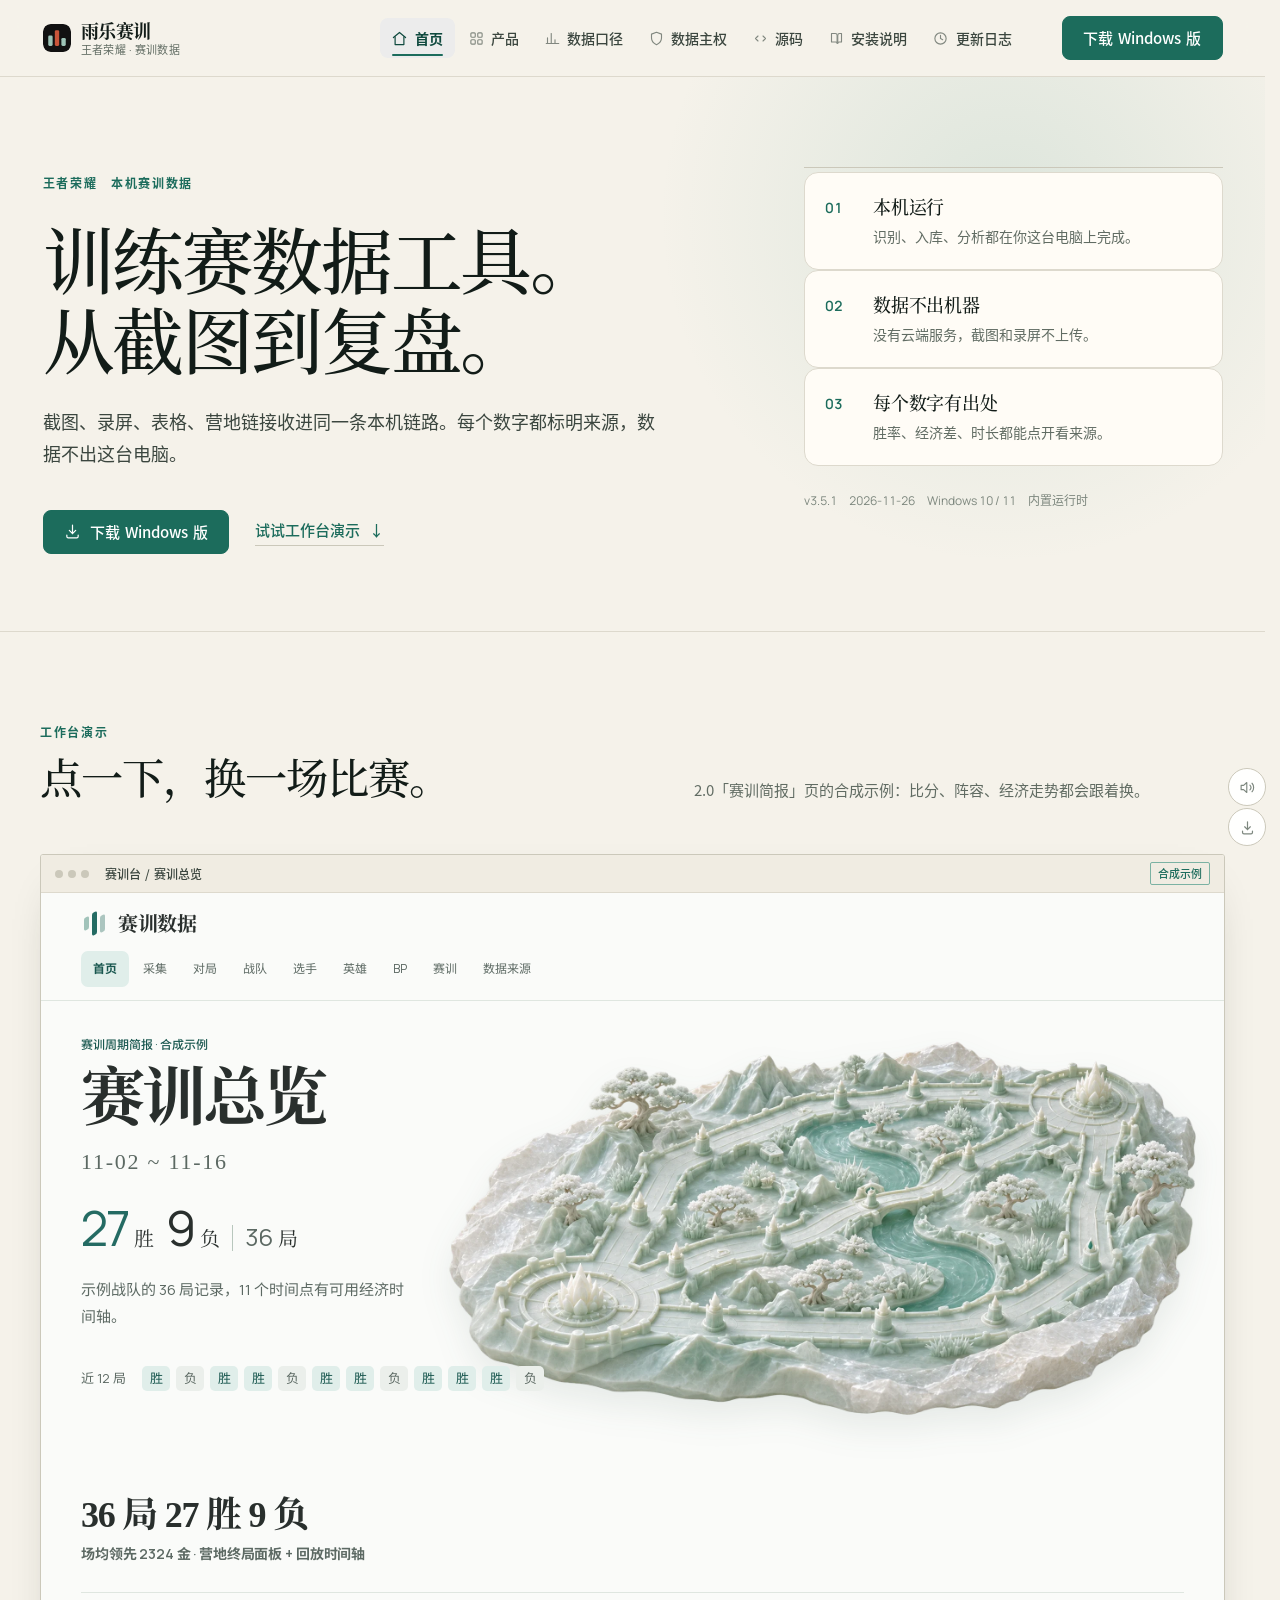
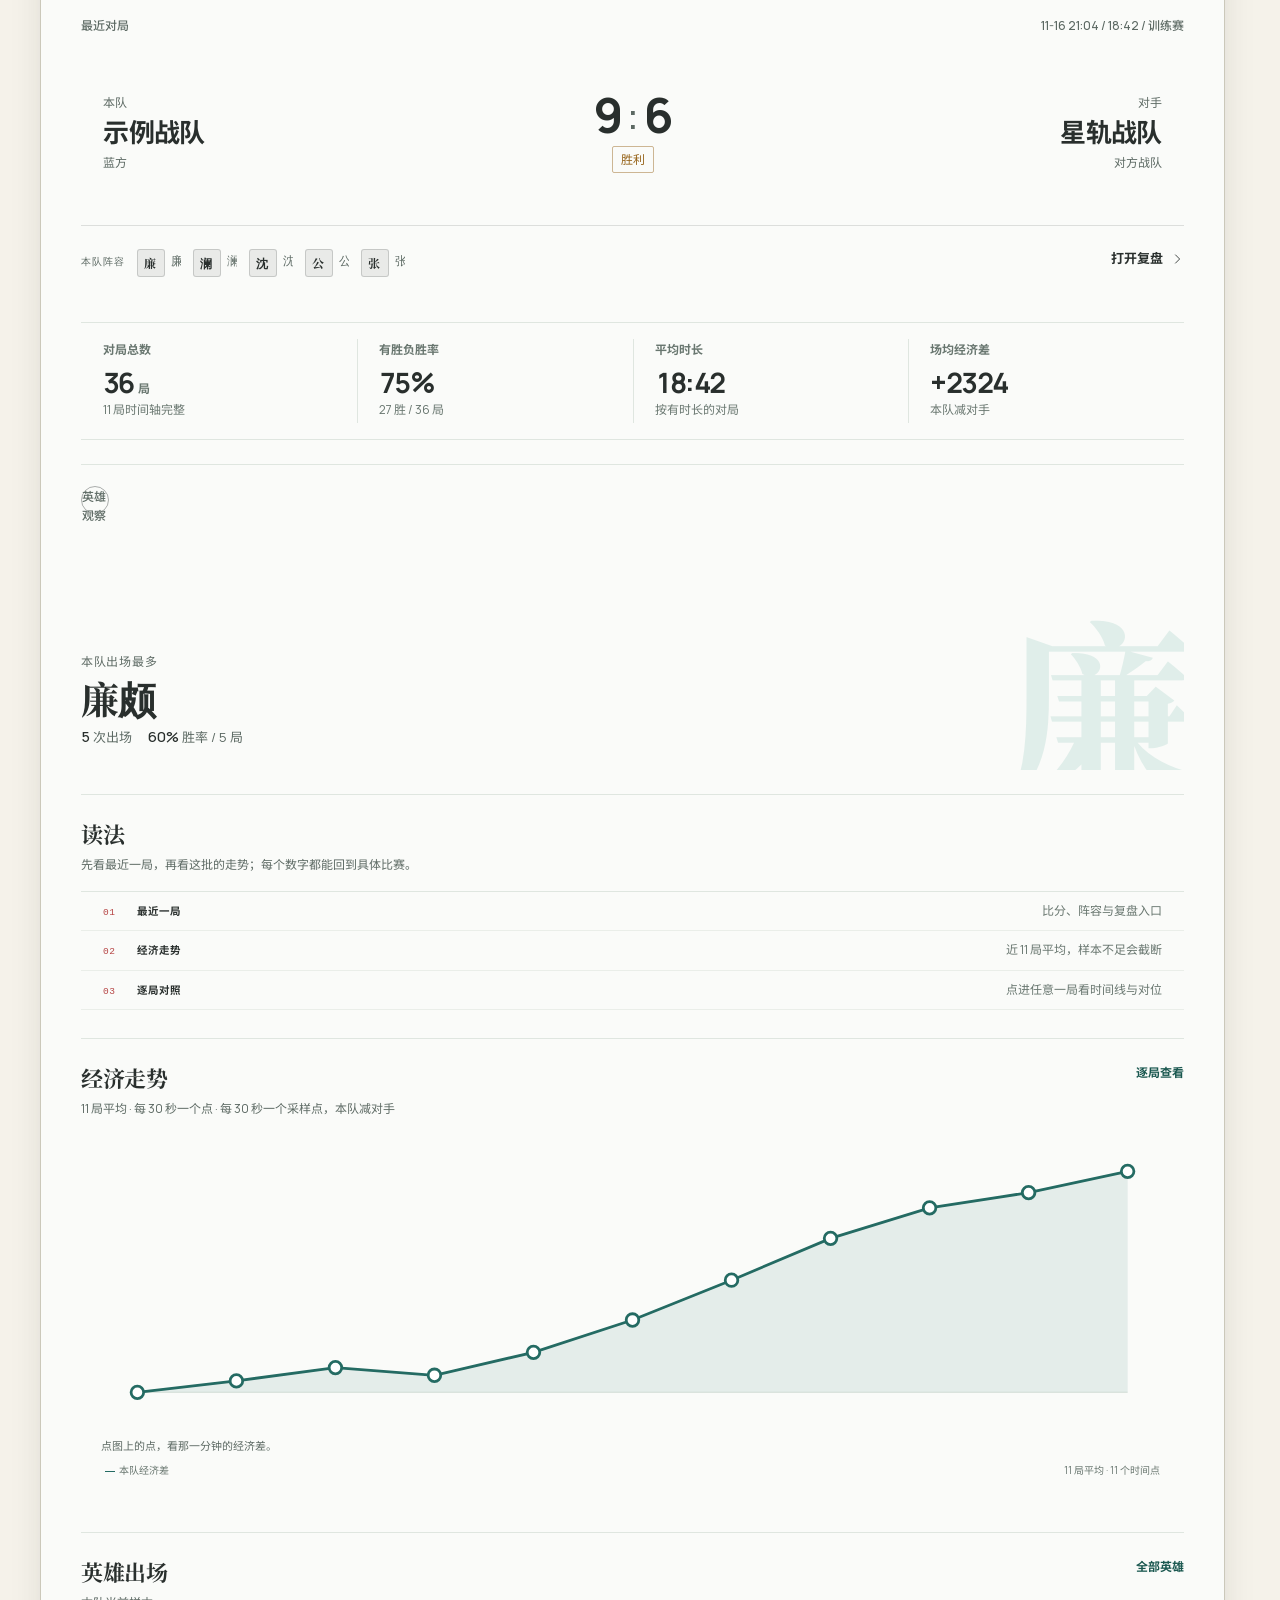
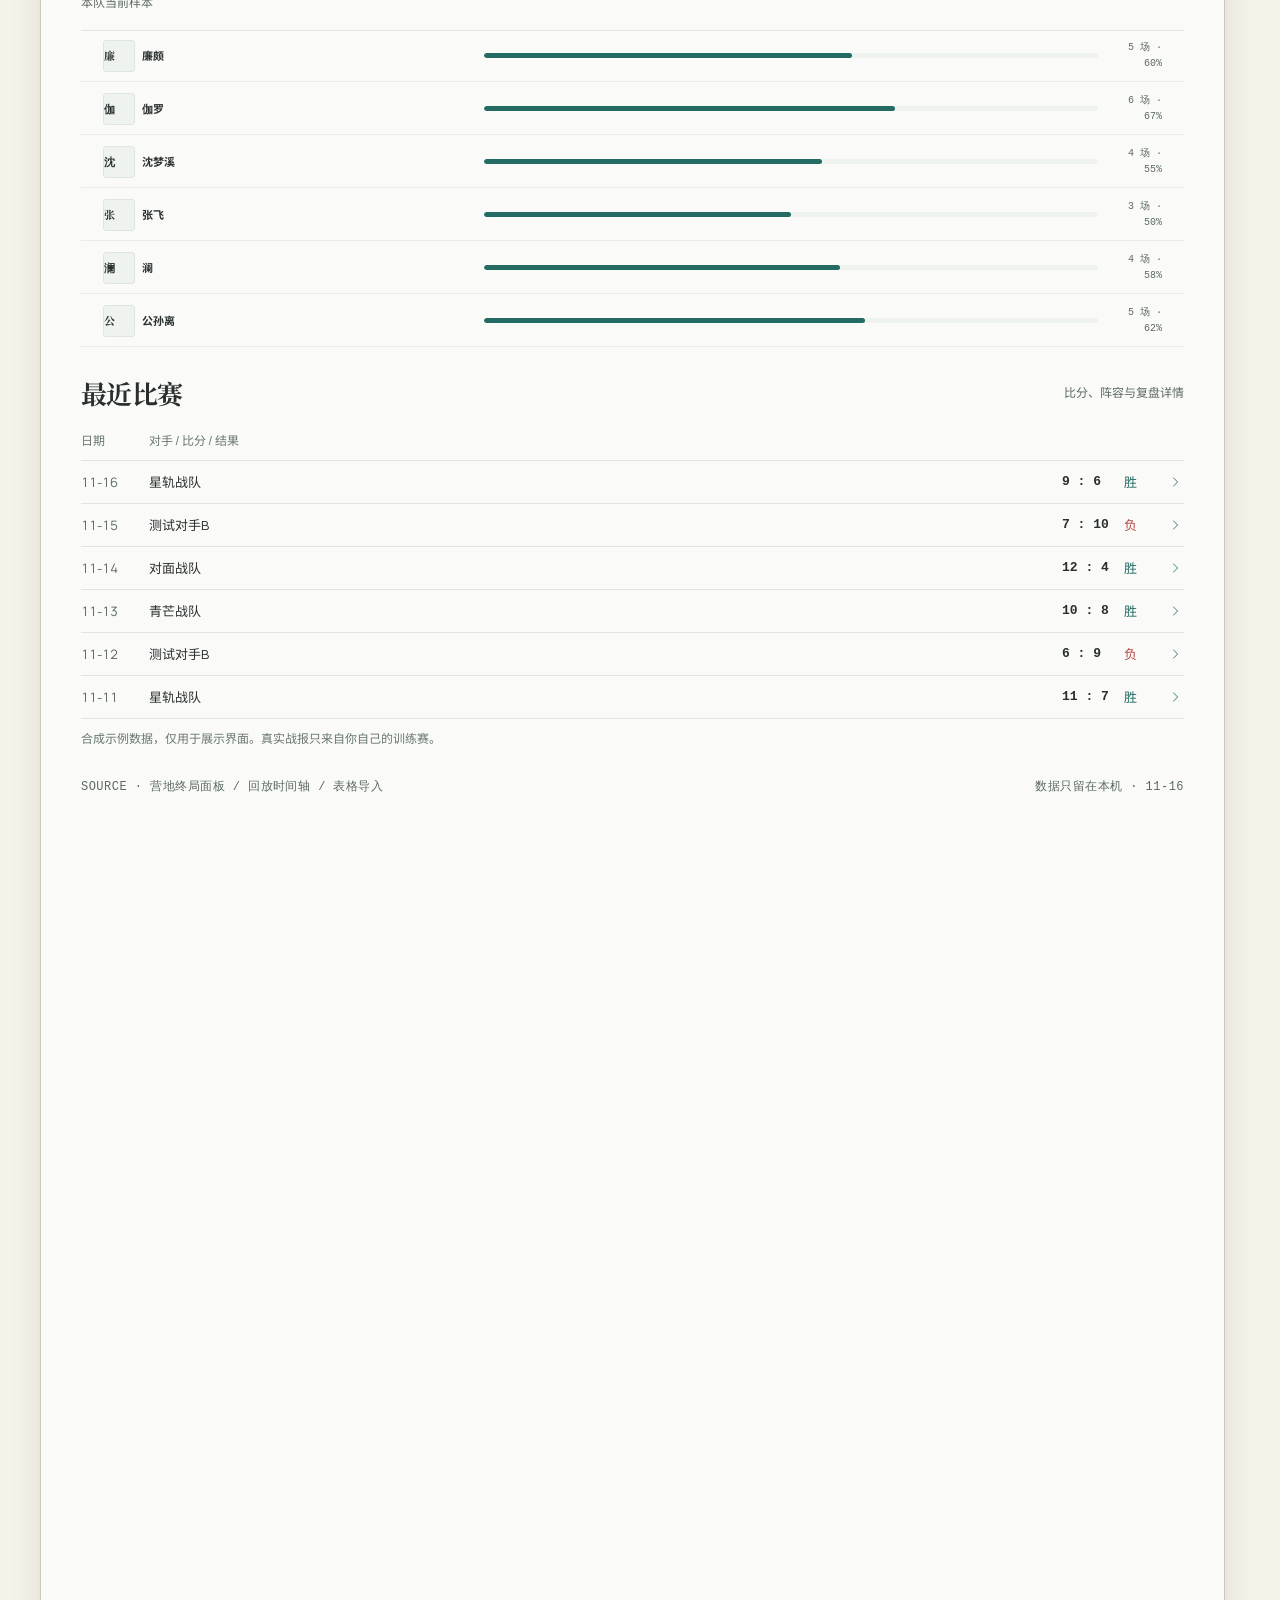
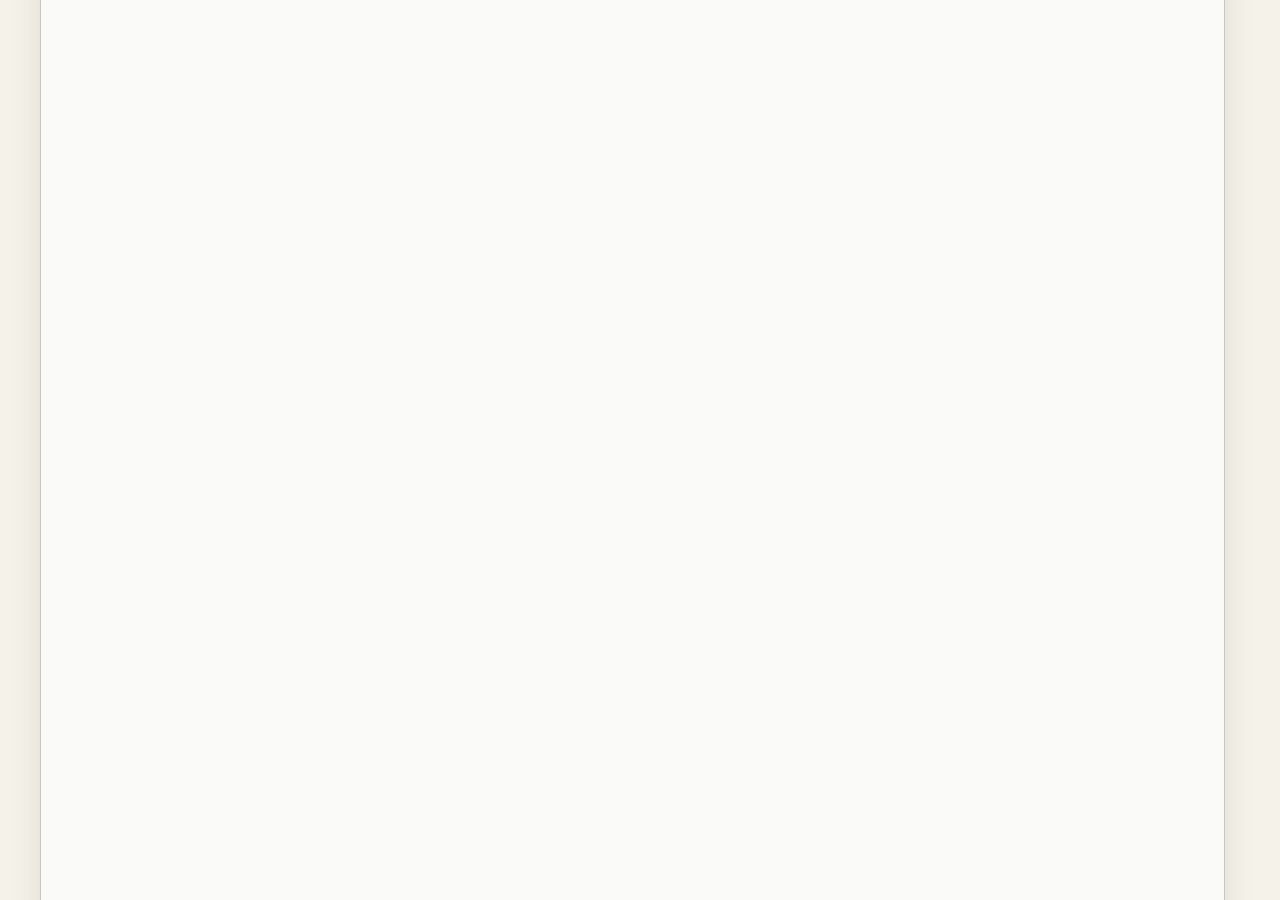
<file: index.html>
<!doctype html>
<html lang="zh-CN">
<head>
<meta charset="utf-8">
<meta name="viewport" content="width=device-width, initial-scale=1">
<meta name="text-scale" content="scale">
<title>雨乐赛训 · 王者荣耀赛训数据工具 — 把训练赛数据变成复盘结论</title>
<meta name="description" content="雨乐王者赛训数据工具：面向 KPL、非 KPL 职业队、青训、高校联赛、城市赛与民间战队的本机赛训数据工具。赛后截图、录屏、表格、营地链接统一入库，本机识别，数据不出本机，每个数字标明来源。">
<meta name="keywords" content="王者荣耀,赛训数据,训练赛,KPL,非KPL,高校联赛,城市赛,青训,复盘,BP,选手数据">
<meta property="og:type" content="website">
<meta property="og:site_name" content="雨乐王者赛训数据工具">
<meta property="og:title" content="雨乐赛训 — 把训练赛数据变成复盘结论">
<meta property="og:description" content="截图 / 录屏 / 表格 / 营地链接 → 本机识别 → 入库 → 分析。数据留在本地，每个数字都标明来源。">
<meta property="og:image" content="https://hccccc01333.github.io/kpl-scrim-lab-site/assets/img/v3-hero.png">
<meta property="og:image:width" content="1600">
<meta property="og:image:height" content="1000">
<meta property="og:url" content="https://hccccc01333.github.io/kpl-scrim-lab-site/">
<meta name="twitter:card" content="summary_large_image">
<link rel="canonical" href="https://hccccc01333.github.io/kpl-scrim-lab-site/">
<script type="application/ld+json">
{
  "@context": "https://schema.org",
  "@type": "SoftwareApplication",
  "name": "雨乐王者赛训数据工具",
  "alternateName": "雨乐赛训",
  "url": "https://hccccc01333.github.io/kpl-scrim-lab-site/",
  "description": "面向 KPL、非 KPL 职业队、高校联赛、城市赛与青训赛训组的本机数据分析工具，支持王者荣耀赛后截图、录屏、表格与营地链接导入。",
  "applicationCategory": "SportsApplication",
  "operatingSystem": "Windows 10, Windows 11",
  "inLanguage": "zh-CN",
  "softwareVersion": "3.5.1",
  "downloadUrl": "https://github.com/hccccc01333/kpl-scrim-lab-app/releases/download/v3.5.1/KPL-Scrim-Lab-3.5.1-setup.exe",
  "screenshot": "https://hccccc01333.github.io/kpl-scrim-lab-site/assets/img/v3-hero.png"
}
</script>
<meta name="theme-color" content="#fafafa">
<link rel="icon" href="data:image/svg+xml,%3Csvg xmlns='http://www.w3.org/2000/svg' viewBox='0 0 32 32'%3E%3Crect width='32' height='32' rx='8' fill='%23111a16'/%3E%3Crect x='6' y='13' width='5' height='12' rx='1.5' fill='%239dc4b7'/%3E%3Crect x='13.5' y='7' width='5' height='18' rx='1.5' fill='%23c9553a'/%3E%3Crect x='21' y='16' width='5' height='9' rx='1.5' fill='%239dc4b7'/%3E%3C/svg%3E">
<link rel="preload" href="assets/manrope.woff2" as="font" type="font/woff2" crossorigin>
<link rel="preload" href="assets/noto-sans-sc-light.woff2" as="font" type="font/woff2" crossorigin>
<link rel="preload" href="assets/img/v3-hero-core.webp?v=3f2914a919" as="image">
<link rel="stylesheet" href="assets/style.css?v=3f2914a919">
<link rel="stylesheet" href="assets/v6.css?v=3f2914a919">
<link rel="stylesheet" href="assets/v14.css?v=3f2914a919">
<link rel="stylesheet" href="assets/v21.css?v=3f2914a919">
<script>document.documentElement.classList.add('js');</script>
<script src="assets/site.js?v=3f2914a919" defer></script>
<link rel="alternate" type="application/rss+xml" title="雨乐王者赛训数据工具 · 更新日志" href="feed.xml">
</head>
<body class="home" data-version="v3.5.1" data-release="2026-11-26">

<a class="skip" href="#main">跳到主要内容</a>

<header class="topbar">
  <div class="shell topbar-inner">
    <a class="brand" href="index.html" aria-label="雨乐赛训 首页">
      <span class="brand-mark" aria-hidden="true">
        <svg viewBox="0 0 32 32"><rect width="32" height="32" rx="8" fill="#111a16"/><rect x="6" y="13" width="5" height="12" rx="1.5" fill="#9dc4b7"/><rect x="13.5" y="7" width="5" height="18" rx="1.5" fill="#c9553a"/><rect x="21" y="16" width="5" height="9" rx="1.5" fill="#9dc4b7"/></svg>
      </span>
      <span class="brand-text">
        <span class="brand-name">雨乐赛训</span>
        <span class="brand-sub">王者荣耀 · 赛训数据</span>
      </span>
    </a>
        <nav class="topnav" aria-label="主导航">
      <a href="index.html" aria-current="page">首页</a>
      <a href="product.html">产品</a>
      <a href="metrics.html">数据口径</a>
      <a href="privacy.html">数据主权</a>
      <a href="opensource.html">源码</a>
      <a href="guide.html">安装说明</a>
      <a href="changelog.html">更新日志</a>
    </nav>
    <div class="topbar-cta">
      <a class="btn btn--primary" href="download.html">下载 Windows 版</a>
      <button class="nav-toggle" type="button" aria-label="打开菜单" aria-expanded="false" aria-controls="site-menu">
        <svg viewBox="0 0 24 24" fill="none" stroke="currentColor" stroke-width="1.6" stroke-linecap="round" aria-hidden="true"><path d="M4 7h16M4 12h16M4 17h16"/></svg>
      </button>
    </div>
  </div>
  <div class="topbar-progress" aria-hidden="true"><i></i></div>
</header>

<dialog class="menu" id="site-menu" aria-labelledby="menu-title">
  <div class="menu-inner">
    <div class="menu-top">
      <span class="menu-title" id="menu-title">导航</span>
      <button class="menu-close" type="button" aria-label="关闭菜单" autofocus>
        <svg viewBox="0 0 24 24" fill="none" stroke="currentColor" stroke-width="1.8" stroke-linecap="round" aria-hidden="true"><path d="m6 6 12 12M18 6 6 18"/></svg>
      </button>
    </div>
        <nav class="menu-nav" aria-label="站点导航">
      <a href="index.html">首页<span>01</span></a>
      <a href="product.html">产品<span>02</span></a>
      <a href="metrics.html">数据口径<span>03</span></a>
      <a href="privacy.html">数据主权<span>04</span></a>
      <a href="opensource.html">源码<span>04</span></a>
      <a href="guide.html">安装说明<span>05</span></a>
      <a href="changelog.html">更新日志<span>06</span></a>
    </nav>
    <div>
      <a class="btn btn--primary btn--block" href="download.html">下载 Windows 版</a>
      <p class="menu-foot">Windows 10 / 11 · 内置运行时 · 数据不出本机</p>
    </div>
  </div>
</dialog>

<main id="main" tabindex="-1">

<!-- ① 封面：一屏一句话，没有规格表、没有截图 -->
<section class="v5-hero">
  <div class="shell v9-hero">
    <div class="v9-hero-main">
      <p class="v5-kicker">王者荣耀　本机赛训数据</p>
      <h1 class="v5-h1">训练赛数据工具。<br>从截图到复盘。</h1>
      <p class="v5-sub">截图、录屏、表格、营地链接收进同一条本机链路。每个数字都标明来源，数据不出这台电脑。</p>
      <div class="v5-actions">
        <a class="btn btn--primary" href="download.html">
          <svg viewBox="0 0 24 24" fill="none" stroke="currentColor" stroke-width="1.7" stroke-linecap="round" stroke-linejoin="round" aria-hidden="true"><path d="M12 3v12m0 0 4.5-4.5M12 15 7.5 10.5"/><path d="M4 17v2a2 2 0 0 0 2 2h12a2 2 0 0 0 2-2v-2"/></svg>
          下载 Windows 版
        </a>
        <a class="v5-textlink" href="#demo">试试工作台演示 <span aria-hidden="true">↓</span></a>
      </div>
    </div>
    <aside class="v9-hero-facts" aria-label="产品要点">
      <div class="v9-fact">
        <span class="v9-fact-no">01</span>
        <div><b>本机运行</b><p>识别、入库、分析都在你这台电脑上完成。</p></div>
      </div>
      <div class="v9-fact">
        <span class="v9-fact-no">02</span>
        <div><b>数据不出机器</b><p>没有云端服务，截图和录屏不上传。</p></div>
      </div>
      <div class="v9-fact">
        <span class="v9-fact-no">03</span>
        <div><b>每个数字有出处</b><p>胜率、经济差、时长都能点开看来源。</p></div>
      </div>
      <p class="v9-hero-meta">v3.5.1　2026-11-26　Windows 10 / 11　内置运行时</p>
    </aside>
  </div>
</section>

<!-- ② 核心展示：可操作的工作台演示 -->
<section class="v5-section v5-demo" id="demo" aria-labelledby="demo-title">
  <div class="shell">
    <header class="v5-head v9-head">
      <div>
        <p class="v5-eyebrow">工作台演示</p>
        <h2 id="demo-title">点一下，换一场比赛。</h2>
      </div>
      <p class="v9-head-note">2.0「赛训简报」页的合成示例：比分、阵容、经济走势都会跟着换。</p>
    </header>
    <div class="v10-browser" role="group" aria-label="工作台界面演示，合成示例">
      <div class="v10-browser-bar" aria-hidden="true">
        <span class="v10-dots"><i></i><i></i><i></i></span>
        <span class="v10-url">赛训台 / 赛训总览</span>
        <span class="v10-badge">合成示例</span>
      </div>
      <iframe class="v10-frame" src="workbench-demo.html" title="工作台界面演示（合成示例）"
        loading="lazy"></iframe>
    <script>
    (function () {
      var frame = document.querySelector('.v10-frame');
      if (!frame) return;
      window.addEventListener('message', function (e) {
        if (e.data && e.data.type === 'wb-demo-height' && typeof e.data.height === 'number') {
          frame.style.height = Math.max(320, e.data.height) + 'px';
        }
      });
    })();
    </script>
    </div>
    <p class="v5-demo-note">点界面里的「胜 / 负」切换对局，点经济曲线上的圆点看那 30 秒的经济差。数据为合成示例，真实战报只来自你自己的训练赛。</p>
  </div>
</section>

<!-- ③ 常见问题：下载前的三个结论 -->
<section class="v5-section v5-faq" id="questions" aria-labelledby="questions-title">
  <div class="shell v9-faq">
    <header class="v9-faq-intro">
      <p class="v5-eyebrow">在下载之前</p>
      <h2 id="questions-title">三个常被问起的问题。</h2>
      <p class="v9-faq-note">下载之前，先把最常被问到的三件事说清楚。</p>
    </header>
    <div class="v9-faq-body">
      <div class="v5-qa">
        <details>
          <summary>会把数据传到你们的服务器吗？<span aria-hidden="true">+</span></summary>
          <p>不会。没有云端服务，识别、入库、分析都在本机跑；唯一的外部请求，是你自己发起的<span class="nb">营地同步</span>与更新检查。</p>
        </details>
        <details>
          <summary>更新会不会覆盖比赛记录？<span aria-hidden="true">+</span></summary>
          <p>不会。增量更新只替换程序文件，<code>data</code>、<code>.env</code> 与营地授权都不在更新范围内；失败自动回滚。</p>
        </details>
        <details>
          <summary>需要先装 Python 吗？<span aria-hidden="true">+</span></summary>
          <p>不用。安装包内置<span class="nb">运行时</span>与全部依赖，双击就能跑；只有源码运行才需要 Python 3.11 / 3.12。</p>
        </details>
      </div>
      <p class="v5-more">更多问题见 <a href="guide.html#faq">安装说明</a></p>
    </div>
  </div>
</section>

<!-- ④ 下载：深色收尾，赞助与下载并排 -->
<section class="v5-cta" aria-labelledby="cta-title">
  <div class="shell v5-cta-inner">
    <div>
      <p class="v5-eyebrow">开始使用</p>
      <h2 id="cta-title">把下一场，复盘得更清楚。</h2>
      <p>Windows 10 / 11，安装包内置运行时。数据只写本地 <code>data</code> 目录，增量更新不会覆盖比赛记录。</p>
    </div>
    <div class="v5-cta-actions">
      <a class="btn btn--light btn--block" href="download.html">
        <svg viewBox="0 0 24 24" fill="none" stroke="currentColor" stroke-width="1.7" stroke-linecap="round" stroke-linejoin="round" aria-hidden="true"><path d="M12 3v12m0 0 4.5-4.5M12 15 7.5 10.5"/><path d="M4 17v2a2 2 0 0 0 2 2h12a2 2 0 0 0 2-2v-2"/></svg>
        下载 Windows 版
      </a>
      <a class="v5-sponsor" href="https://afdian.com/a/kplscrim" target="_blank" rel="noopener">请作者喝咖啡</a>
      <p class="v5-fine">没有代码签名，Windows 可能提示「未知发布者」，点「更多信息 → 仍要运行」即可。</p>
    </div>
  </div>
</section>

</main>

<footer class="footer">
  <div class="shell">
    <div class="footer-grid">
      <div class="footer-brand">
        <a class="brand" href="index.html">
          <span class="brand-mark" aria-hidden="true">
            <svg viewBox="0 0 32 32"><rect width="32" height="32" rx="8" fill="#111a16"/><rect x="6" y="13" width="5" height="12" rx="1.5" fill="#9dc4b7"/><rect x="13.5" y="7" width="5" height="18" rx="1.5" fill="#c9553a"/><rect x="21" y="16" width="5" height="9" rx="1.5" fill="#9dc4b7"/></svg>
          </span>
          <span class="brand-text">
            <span class="brand-name">雨乐赛训</span>
            <span class="brand-sub">王者荣耀 · 赛训数据</span>
          </span>
        </a>
        <p>为 KPL、非 KPL 职业队、青训、高校联赛与城市赛赛训组做的本机赛训数据工具。</p>
      </div>
      <nav class="footer-col" aria-label="产品">
        <h2>产品</h2>
        <a href="product.html">示例简报</a>
        <a href="product.html">四步链路</a>
        <a href="metrics.html">数据口径</a>
        <a href="privacy.html">数据主权</a>
        <a href="opensource.html">源码</a>
        <a href="download.html">下载</a>
        <a href="changelog.html">更新日志</a>
      </nav>
      <nav class="footer-col" aria-label="帮助">
        <h2>帮助</h2>
        <a href="guide.html">安装说明</a>
        <a href="guide.html#faq">常见问题</a>
        <a href="https://github.com/hccccc01333/kpl-scrim-lab-app/issues">反馈问题</a>
        <a href="https://github.com/hccccc01333/kpl-scrim-lab-app">源码仓库</a>
      </nav>
      <nav class="footer-col" aria-label="支持">
        <h2>支持</h2>
        <a href="https://afdian.com/a/kplscrim" target="_blank" rel="noopener">赞助作者 · 爱发电</a>
        <a href="https://github.com/hccccc01333/kpl-scrim-lab-app/blob/main/LICENSE">许可协议</a>
        <a href="download.html">系统要求</a>
        <button class="footer-link-btn" type="button" data-copy="1136567445" data-copied="已复制群号">QQ 群 1136567445</button>
      </nav>
    </div>
    <div class="footer-status">
      <span class="mono">v3.5.1</span>
      <span>Windows 10 / 11</span>
      <span>本机运行 · 0 云端依赖</span>
      <a href="changelog.html">更新日志 </a>
    </div>
    <div class="footer-gh">
      <div class="footer-gh-main">
        <img class="footer-gh-avatar" src="assets/img/avatar-rainfun.webp?v=3f2914a919" alt="Rainfun 的头像" width="64" height="64">
        <div>
          <p class="footer-gh-kicker"><b>Rainfun</b> · 独立开发者</p>
          <p class="footer-gh-title"><a href="https://github.com/hccccc01333/kpl-scrim-lab-app">源码都在 GitHub 上</a></p>
          <p class="footer-gh-repo">github.com/hccccc01333/kpl-scrim-lab-app</p>
        </div>
      </div>
      <div class="footer-gh-side">
        <p class="footer-gh-meta"><span>Python</span><span>★ 1</span><span>最近提交 2026-11-17</span></p>
        <a class="btn btn--ghost" href="https://github.com/hccccc01333/kpl-scrim-lab-app">去仓库看看 </a>
      </div>
    </div>
    <div class="footer-legal">
      <span>© 2026 雨乐王者赛训数据工具 · AGPL-3.0-or-later</span>
      <span>与游戏开发商及赛事组织方无关联</span>
      <span>截图为合成演示数据</span>
    </div>
  </div>
</footer>

<dialog class="welcome sponsor" id="sponsor" aria-labelledby="sponsor-title">
  <div class="welcome-inner">
    <div class="welcome-top">
      <p class="sponsor-kicker">一个人维护，也值得被支持</p>
      <button class="welcome-close" type="button" data-sponsor-close aria-label="关闭赞助说明">
        <svg viewBox="0 0 24 24" fill="none" stroke="currentColor" stroke-width="1.8" stroke-linecap="round" aria-hidden="true"><path d="m6 6 12 12M18 6 6 18"/></svg>
      </button>
    </div>

    <h2 id="sponsor-title">请作者喝杯咖啡吧。</h2>
    <p class="sponsor-lead">这个项目由一个人开发和维护。赞助用于维护更新、发布测试和文档，不换取功能、授权或发票；不给钱，功能也一样完整。</p>

    <div class="sponsor-ways">
      <div class="sponsor-way">
        <p class="sponsor-way-no">01 · 爱发电</p>
        <img src="assets/img/sponsor-afdian.png?v=3f2914a919" alt="爱发电赞助页二维码，扫码或点下方按钮都能到达" width="440" height="440">
        <a class="btn btn--primary btn--block" href="https://afdian.com/a/kplscrim" target="_blank" rel="noopener">去爱发电支持</a>
        <p class="sponsor-way-note sponsor-way-note--qr">扫码或在手机上打开都行</p>
      </div>

      <div class="sponsor-way sponsor-way--alt">
        <p class="sponsor-way-no">02 · GitHub</p>
        <svg class="sponsor-mark" viewBox="0 0 16 16" fill="currentColor" aria-hidden="true"><path d="M8 0C3.58 0 0 3.58 0 8c0 3.54 2.29 6.53 5.47 7.59.4.07.55-.17.55-.38 0-.19-.01-.82-.01-1.49-2.01.37-2.53-.49-2.69-.94-.09-.23-.48-.94-.82-1.13-.28-.15-.68-.52-.01-.53.63-.01 1.08.58 1.23.82.72 1.21 1.87.87 2.33.66.07-.52.28-.87.51-1.07-1.78-.2-3.64-.89-3.64-3.95 0-.87.31-1.59.82-2.15-.08-.2-.36-1.02.08-2.12 0 0 .67-.21 2.2.82.64-.18 1.32-.27 2-.27.68 0 1.36.09 2 .27 1.53-1.04 2.2-.82 2.2-.82.44 1.1.16 1.92.08 2.12.51.56.82 1.27.82 2.15 0 3.07-1.87 3.75-3.65 3.95.29.25.54.73.54 1.48 0 1.07-.01 1.93-.01 2.2 0 .21.15.46.55.38A8.013 8.013 0 0 0 16 8c0-4.42-3.58-8-8-8z"/></svg>
        <p class="sponsor-star">★ 1</p>
        <a class="btn btn--ghost btn--block" href="https://github.com/hccccc01333/kpl-scrim-lab-app">给仓库点个 Star</a>
        <p class="sponsor-way-note">不花钱，但同样有用</p>
      </div>
    </div>

    <p class="sponsor-note">赞助完全自愿。它不会解锁任何功能，也不会改变下载方式。</p>
    <form method="dialog"><button class="btn btn--ghost btn--block" value="close">继续使用</button></form>
  </div>
</dialog>

<dialog class="welcome" id="welcome" aria-labelledby="welcome-title" aria-describedby="welcome-note">
  <div class="welcome-inner">
    <div class="welcome-top">
      <p class="welcome-ver"><span class="mono">v3.5.1</span><span>2026-11-26</span></p>
      <button class="welcome-close" type="button" data-welcome-close aria-label="关闭说明">
        <svg viewBox="0 0 24 24" fill="none" stroke="currentColor" stroke-width="1.8" stroke-linecap="round" aria-hidden="true"><path d="m6 6 12 12M18 6 6 18"/></svg>
      </button>
    </div>
    <h2 id="welcome-title">第一次来，先说三件事。</h2>
    <ul class="welcome-list">
      <li><b>数据不出本机</b><span>识别、入库、统计都在你自己的电脑上完成。没有账号，也没有云端存储。</span></li>
      <li><b>示例都是合成的</b><span>首页的简报和截图用于演示界面；真实战报只来自你自己的训练赛。</span></li>
      <li><b>界面带轻微音效</b><span>右下角可以随时静音，设置只保存在当前浏览器。</span></li>
    </ul>
    <p class="welcome-note" id="welcome-note">每个版本只提示一次。</p>
    <div class="welcome-actions">
      <form method="dialog"><button class="btn btn--primary" value="ok" autofocus>开始使用</button></form>
      <a class="btn btn--ghost" href="changelog.html">看这一版改了什么</a>
    </div>
  </div>
</dialog>

</body>
</html>
</file>
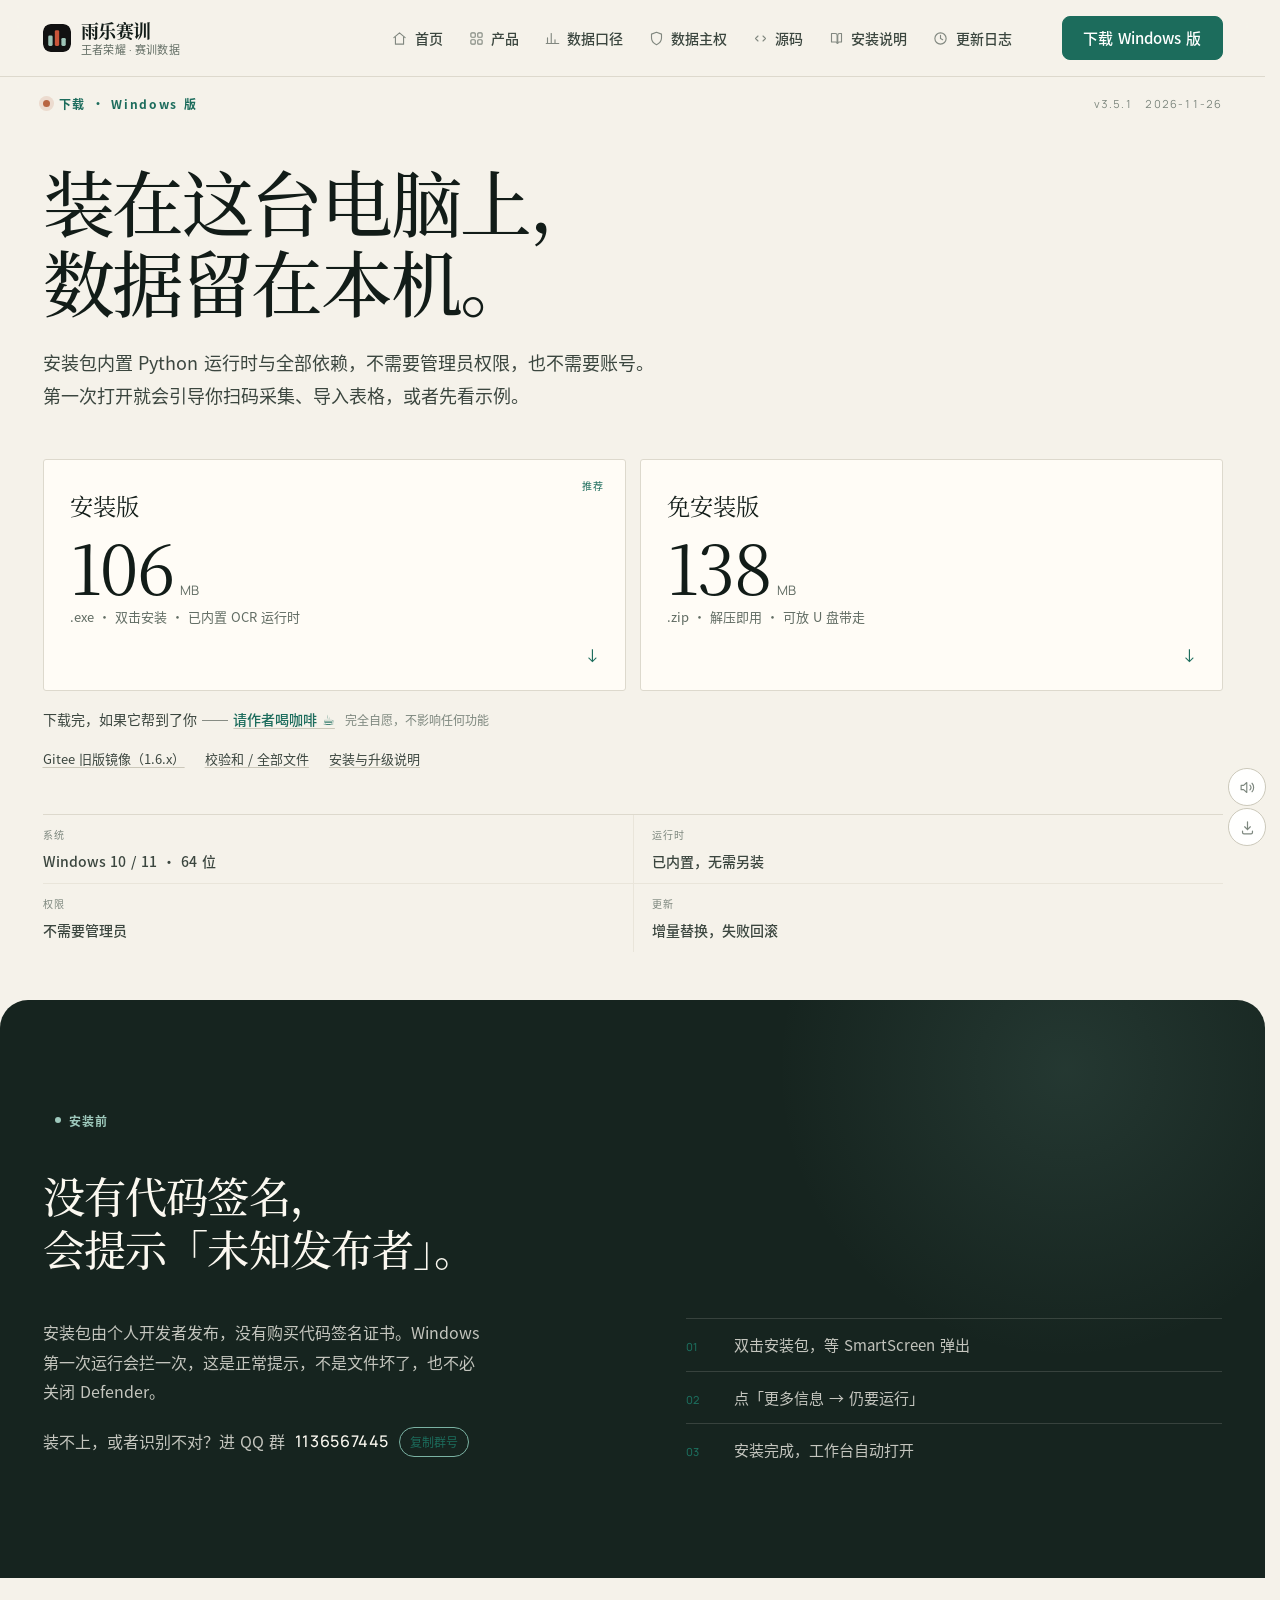
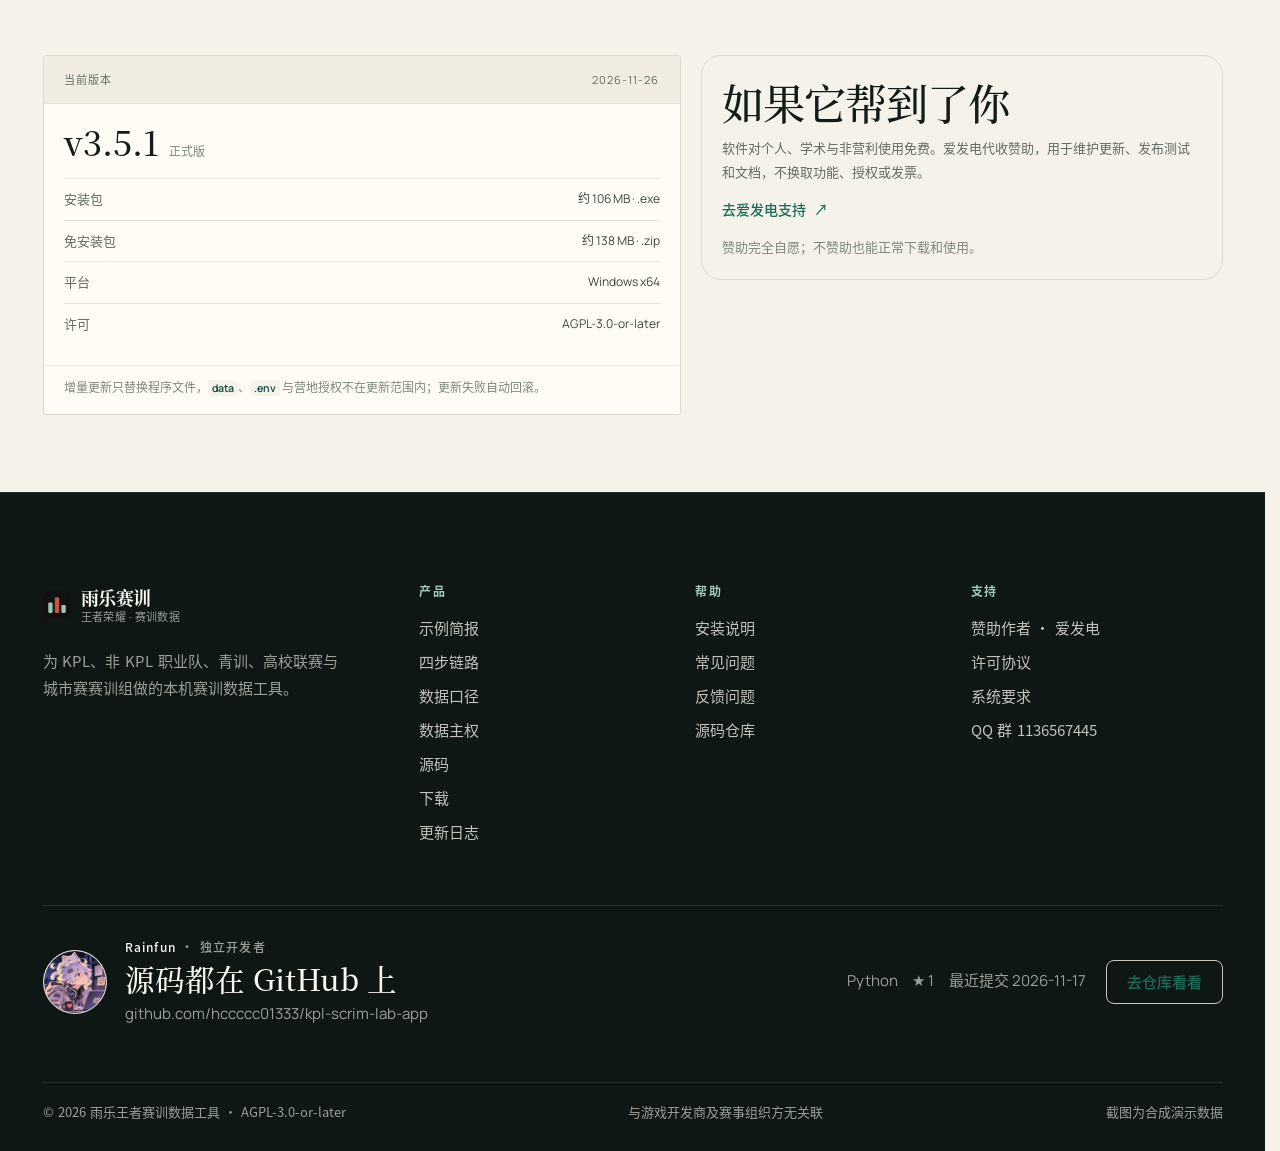
<file: download.html>
<!doctype html>
<html lang="zh-CN">
<head>
<meta charset="utf-8">
<meta name="viewport" content="width=device-width, initial-scale=1">
<meta name="text-scale" content="scale">
<title>下载 Windows 版 — 雨乐王者赛训数据工具</title>
<meta property="og:type" content="website">
<meta property="og:site_name" content="雨乐王者赛训数据工具">
<meta property="og:title" content="下载 Windows 版 — 雨乐赛训">
<meta property="og:description" content="安装包内置 Python 运行时与依赖，数据只写本机 data 目录。安装版 106 MB，免安装版 138 MB，个人与非营利使用免费。">
<meta property="og:image" content="https://hccccc01333.github.io/kpl-scrim-lab-site/assets/img/v3-hero.png">
<meta property="og:image:width" content="1600">
<meta property="og:image:height" content="1000">
<meta property="og:url" content="https://hccccc01333.github.io/kpl-scrim-lab-site/download.html">
<meta name="twitter:card" content="summary_large_image">
<meta name="description" content="下载 雨乐王者赛训数据工具 Windows 版。安装包内置 Python 运行时与依赖，数据只写本机 data 目录，个人与非营利使用免费。">
<meta name="theme-color" content="#fafafa">
<link rel="canonical" href="https://hccccc01333.github.io/kpl-scrim-lab-site/download.html">
<link rel="icon" href="data:image/svg+xml,%3Csvg xmlns='http://www.w3.org/2000/svg' viewBox='0 0 32 32'%3E%3Crect width='32' height='32' rx='8' fill='%23111a16'/%3E%3Crect x='6' y='13' width='5' height='12' rx='1.5' fill='%239dc4b7'/%3E%3Crect x='13.5' y='7' width='5' height='18' rx='1.5' fill='%23c9553a'/%3E%3Crect x='21' y='16' width='5' height='9' rx='1.5' fill='%239dc4b7'/%3E%3C/svg%3E">
<link rel="preload" href="assets/manrope.woff2" as="font" type="font/woff2" crossorigin>
<link rel="preload" href="assets/noto-serif-sc-medium.woff2" as="font" type="font/woff2" crossorigin>
<link rel="stylesheet" href="assets/style.css?v=3f2914a919">
<link rel="stylesheet" href="assets/v6.css?v=3f2914a919">
<link rel="stylesheet" href="assets/v14.css?v=3f2914a919">
<link rel="stylesheet" href="assets/v21.css?v=3f2914a919">
<script>document.documentElement.classList.add('js');</script>
<script src="assets/site.js?v=3f2914a919" defer></script>
<link rel="alternate" type="application/rss+xml" title="雨乐王者赛训数据工具 · 更新日志" href="feed.xml">
<script type="application/ld+json">
{
  "@context": "https://schema.org",
  "@type": "SoftwareApplication",
  "name": "雨乐王者赛训数据工具",
  "alternateName": "雨乐赛训",
  "url": "https://hccccc01333.github.io/kpl-scrim-lab-site/",
  "description": "面向 KPL、非 KPL 职业队、青训、高校联赛与城市赛赛训组的 Windows 本机赛训数据工具：截图/录屏/表格/营地链接统一入库。",
  "applicationCategory": "SportsApplication",
  "operatingSystem": "Windows 10, Windows 11",
  "inLanguage": "zh-CN",
  "softwareVersion": "3.5.1",
  "downloadUrl": "https://github.com/hccccc01333/kpl-scrim-lab-app/releases/download/v3.5.1/KPL-Scrim-Lab-3.5.1-setup.exe",
  "license": "https://github.com/hccccc01333/kpl-scrim-lab-app/blob/main/LICENSE",
  "offers": { "@type": "Offer", "price": "0", "priceCurrency": "CNY" }
}
</script>
</head>
<body class="pg-download">

<a class="skip" href="#main">跳到主要内容</a>

<header class="topbar">
  <div class="shell topbar-inner">
    <a class="brand" href="index.html" aria-label="雨乐赛训 首页">
      <span class="brand-mark" aria-hidden="true">
        <svg viewBox="0 0 32 32"><rect width="32" height="32" rx="8" fill="#111a16"/><rect x="6" y="13" width="5" height="12" rx="1.5" fill="#9dc4b7"/><rect x="13.5" y="7" width="5" height="18" rx="1.5" fill="#c9553a"/><rect x="21" y="16" width="5" height="9" rx="1.5" fill="#9dc4b7"/></svg>
      </span>
      <span class="brand-text">
        <span class="brand-name">雨乐赛训</span>
        <span class="brand-sub">王者荣耀 · 赛训数据</span>
      </span>
    </a>
        <nav class="topnav" aria-label="主导航">
      <a href="index.html">首页</a>
      <a href="product.html">产品</a>
      <a href="metrics.html">数据口径</a>
      <a href="privacy.html">数据主权</a>
      <a href="opensource.html">源码</a>
      <a href="guide.html">安装说明</a>
      <a href="changelog.html">更新日志</a>
    </nav>
    <div class="topbar-cta">
      <a class="btn btn--primary" href="download.html" aria-current="page">下载 Windows 版</a>
      <button class="nav-toggle" type="button" aria-label="打开菜单" aria-expanded="false" aria-controls="site-menu">
        <svg viewBox="0 0 24 24" fill="none" stroke="currentColor" stroke-width="1.6" stroke-linecap="round" aria-hidden="true"><path d="M4 7h16M4 12h16M4 17h16"/></svg>
      </button>
    </div>
  </div>
</header>

<dialog class="menu" id="site-menu" aria-labelledby="menu-title">
  <div class="menu-inner">
    <div class="menu-top">
      <span class="menu-title" id="menu-title">导航</span>
      <button class="menu-close" type="button" aria-label="关闭菜单" autofocus>
        <svg viewBox="0 0 24 24" fill="none" stroke="currentColor" stroke-width="1.8" stroke-linecap="round" aria-hidden="true"><path d="m6 6 12 12M18 6 6 18"/></svg>
      </button>
    </div>
        <nav class="menu-nav" aria-label="站点导航">
      <a href="index.html">首页<span>01</span></a>
      <a href="product.html">产品<span>02</span></a>
      <a href="metrics.html">数据口径<span>03</span></a>
      <a href="privacy.html">数据主权<span>04</span></a>
      <a href="opensource.html">源码<span>04</span></a>
      <a href="guide.html">安装说明<span>05</span></a>
      <a href="changelog.html">更新日志<span>06</span></a>
    </nav>
    <div>
      <a class="btn btn--primary btn--block" href="download.html">下载 Windows 版</a>
      <p class="menu-foot">Windows 10 / 11 · 内置运行时 · 数据不出本机</p>
    </div>
  </div>
</dialog>

<main id="main" tabindex="-1">
  <section class="dl-hero">
    <div class="shell">
      <div class="hero-masthead">
        <p class="hero-kicker"><i aria-hidden="true"></i>下载 · Windows 版</p>
        <p class="hero-edition">v3.5.1　2026-11-26</p>
      </div>

      <h1 class="dl-title">装在这台电脑上，<br>数据留在本机。</h1>
      <p class="dl-lede">安装包内置 Python 运行时与全部依赖，不需要管理员权限，也不需要账号。第一次打开就会引导你扫码采集、导入表格，或者先看示例。</p>

      <div class="dl-cards">
        <a class="dl-card" href="https://github.com/hccccc01333/kpl-scrim-lab-app/releases/download/v3.5.1/KPL-Scrim-Lab-3.5.1-setup.exe">
          <span class="dl-card-tag">推荐</span>
          <span class="dl-card-name">安装版</span>
          <span class="dl-card-size">106<em>MB</em></span>
          <span class="dl-card-meta">.exe · 双击安装 · 已内置 OCR 运行时</span>
          <span class="dl-card-go" aria-hidden="true">↓</span>
        </a>
        <a class="dl-card" href="https://github.com/hccccc01333/kpl-scrim-lab-app/releases/download/v3.5.1/KPL-Scrim-Lab-3.5.1-full.zip">
          <span class="dl-card-name">免安装版</span>
          <span class="dl-card-size">138<em>MB</em></span>
          <span class="dl-card-meta">.zip · 解压即用 · 可放 U 盘带走</span>
          <span class="dl-card-go" aria-hidden="true">↓</span>
        </a>
      </div>

      <p class="dl-support-line">下载完，如果它帮到了你 —— <a href="https://afdian.com/a/kplscrim" target="_blank" rel="noopener">请作者喝咖啡 ☕</a><span>完全自愿，不影响任何功能</span></p>

      <p class="dl-alt">
        <a href="https://gitee.com/Rainfun42/kpl-scrim-lab-app/releases" target="_blank" rel="noopener">Gitee 旧版镜像（1.6.x）</a>
        <a href="https://github.com/hccccc01333/kpl-scrim-lab-app/releases/tag/v3.5.1" target="_blank" rel="noopener">校验和 / 全部文件</a>
        <a href="guide.html">安装与升级说明</a>
      </p>

      <dl class="hero-specs dl-specs">
        <div><dt>系统</dt><dd>Windows 10 / 11 · 64 位</dd></div>
        <div><dt>运行时</dt><dd>已内置，无需另装</dd></div>
        <div><dt>权限</dt><dd>不需要管理员</dd></div>
        <div><dt>更新</dt><dd>增量替换，失败回滚</dd></div>
      </dl>
    </div>
  </section>

  <section class="section--black dl-black" aria-labelledby="dl-warn">
    <div class="shell">
      <div class="dl-black-head">
        <span class="sec-index sec-index--light">安装前</span>
        <h2 id="dl-warn">没有代码签名，<br>会提示「未知发布者」。</h2>
      </div>
      <div class="dl-black-body">
        <div>
          <p>安装包由个人开发者发布，没有购买<span class="nb">代码签名</span>证书。Windows <span class="nb">第一次</span>运行会拦一次，这是正常提示，不是文件坏了，也不必<span class="nb">关闭</span> Defender。</p>
          <p class="support-line">装不上，或者识别不对？进 QQ 群 <b>1136567445</b><button class="copy-chip" type="button" data-copy="1136567445" data-copied="已复制群号">复制群号</button></p>
        </div>
        <ol class="dl-steps">
          <li><b>01</b><span>双击安装包，等 SmartScreen 弹出</span></li>
          <li><b>02</b><span>点「更多信息 → 仍要运行」</span></li>
          <li><b>03</b><span>安装完成，工作台自动打开</span></li>
        </ol>
      </div>
    </div>
  </section>

  <section class="section dl-more">
    <div class="shell dl-more-grid">
      <div class="release-card">
        <div class="release-head"><span>当前版本</span><span>2026-11-26</span></div>
        <div class="release-body">
          <div class="release-ver"><strong>v3.5.1</strong><span>正式版</span></div>
          <dl class="release-list">
            <div><dt>安装包</dt><dd>约 106 MB · .exe</dd></div>
            <div><dt>免安装包</dt><dd>约 138 MB · .zip</dd></div>
            <div><dt>平台</dt><dd>Windows x64</dd></div>
            <div><dt>许可</dt><dd>AGPL-3.0-or-later</dd></div>
          </dl>
        </div>
        <p class="release-foot">增量更新只替换程序文件，<code>data</code>、<code>.env</code> 与营地授权不在更新范围内；更新失败自动回滚。</p>
      </div>

      <div class="sponsor">
        <h2>如果它帮到了你</h2>
        <p>软件对个人、学术与非营利使用免费。爱发电代收赞助，用于维护更新、发布测试和文档，不换取功能、授权或发票。</p>
        <a class="arrow-link" href="https://afdian.com/a/kplscrim" target="_blank" rel="noopener">去爱发电支持 <span>↗</span></a>
        <p class="fineprint">赞助完全自愿；不赞助也能正常下载和使用。</p>
      </div>
    </div>
  </section>
</main>

<footer class="footer">
  <div class="shell">
    <div class="footer-grid">
      <div class="footer-brand">
        <a class="brand" href="index.html">
          <span class="brand-mark" aria-hidden="true">
            <svg viewBox="0 0 32 32"><rect width="32" height="32" rx="8" fill="#111a16"/><rect x="6" y="13" width="5" height="12" rx="1.5" fill="#9dc4b7"/><rect x="13.5" y="7" width="5" height="18" rx="1.5" fill="#c9553a"/><rect x="21" y="16" width="5" height="9" rx="1.5" fill="#9dc4b7"/></svg>
          </span>
          <span class="brand-text">
            <span class="brand-name">雨乐赛训</span>
            <span class="brand-sub">王者荣耀 · 赛训数据</span>
          </span>
        </a>
        <p>为 KPL、非 KPL 职业队、青训、高校联赛与城市赛赛训组做的本机赛训数据工具。</p>
      </div>
      <nav class="footer-col" aria-label="产品">
        <h2>产品</h2>
        <a href="product.html">示例简报</a>
        <a href="product.html">四步链路</a>
        <a href="metrics.html">数据口径</a>
        <a href="privacy.html">数据主权</a>
        <a href="opensource.html">源码</a>
        <a href="download.html">下载</a>
        <a href="changelog.html">更新日志</a>
      </nav>
      <nav class="footer-col" aria-label="帮助">
        <h2>帮助</h2>
        <a href="guide.html">安装说明</a>
        <a href="guide.html#faq">常见问题</a>
        <a href="https://github.com/hccccc01333/kpl-scrim-lab-app/issues">反馈问题</a>
        <a href="https://github.com/hccccc01333/kpl-scrim-lab-app">源码仓库</a>
      </nav>
      <nav class="footer-col" aria-label="支持">
        <h2>支持</h2>
        <a href="https://afdian.com/a/kplscrim" target="_blank" rel="noopener">赞助作者 · 爱发电</a>
        <a href="https://github.com/hccccc01333/kpl-scrim-lab-app/blob/main/LICENSE">许可协议</a>
        <a href="download.html">系统要求</a>
        <button class="footer-link-btn" type="button" data-copy="1136567445" data-copied="已复制群号">QQ 群 1136567445</button>
      </nav>
    </div>
    <div class="footer-gh">
      <div class="footer-gh-main">
        <img class="footer-gh-avatar" src="assets/img/avatar-rainfun.webp?v=3f2914a919" alt="Rainfun 的头像" width="64" height="64">
        <div>
          <p class="footer-gh-kicker"><b>Rainfun</b> · 独立开发者</p>
          <p class="footer-gh-title"><a href="https://github.com/hccccc01333/kpl-scrim-lab-app">源码都在 GitHub 上</a></p>
          <p class="footer-gh-repo">github.com/hccccc01333/kpl-scrim-lab-app</p>
        </div>
      </div>
      <div class="footer-gh-side">
        <p class="footer-gh-meta"><span>Python</span><span>★ 1</span><span>最近提交 2026-11-17</span></p>
        <a class="btn btn--ghost" href="https://github.com/hccccc01333/kpl-scrim-lab-app">去仓库看看 </a>
      </div>
    </div>
    <div class="footer-legal">
      <span>© 2026 雨乐王者赛训数据工具 · AGPL-3.0-or-later</span>
      <span>与游戏开发商及赛事组织方无关联</span>
      <span>截图为合成演示数据</span>
    </div>
  </div>
</footer>

</body>
</html>
</file>
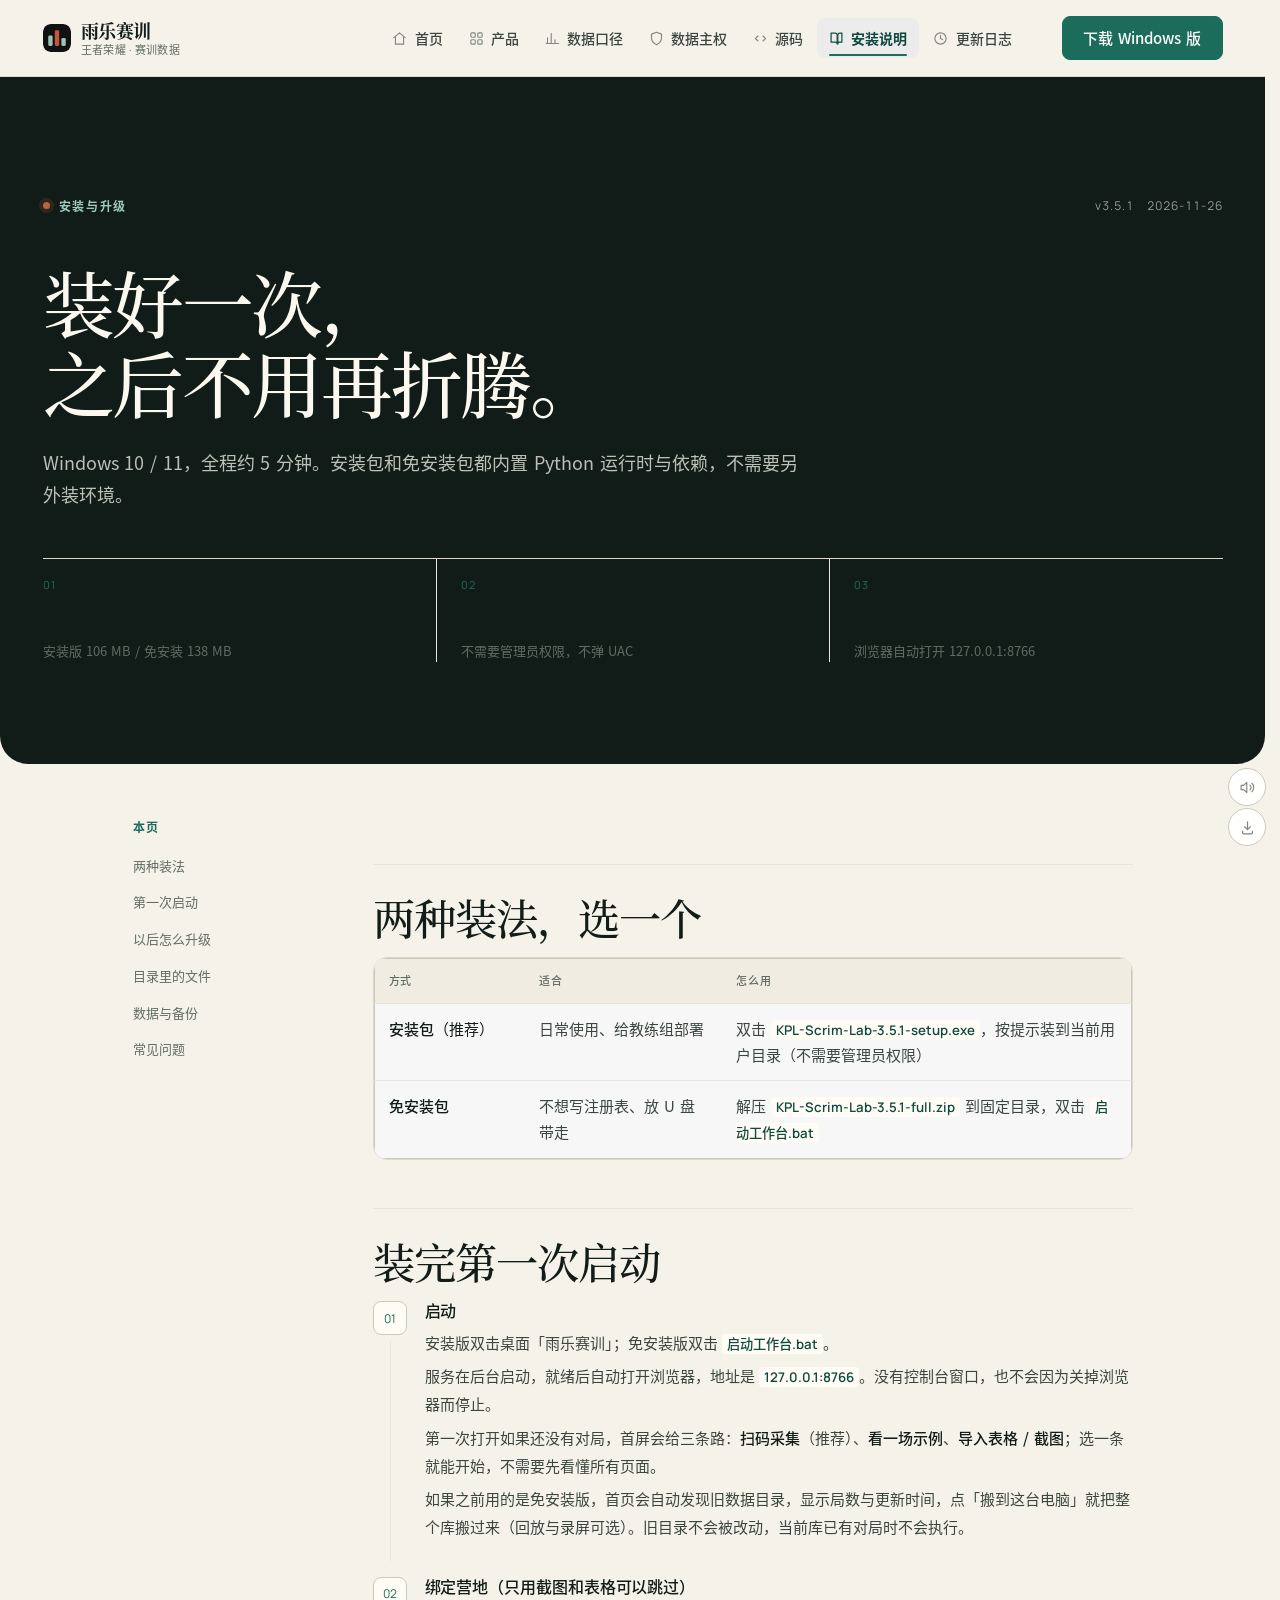
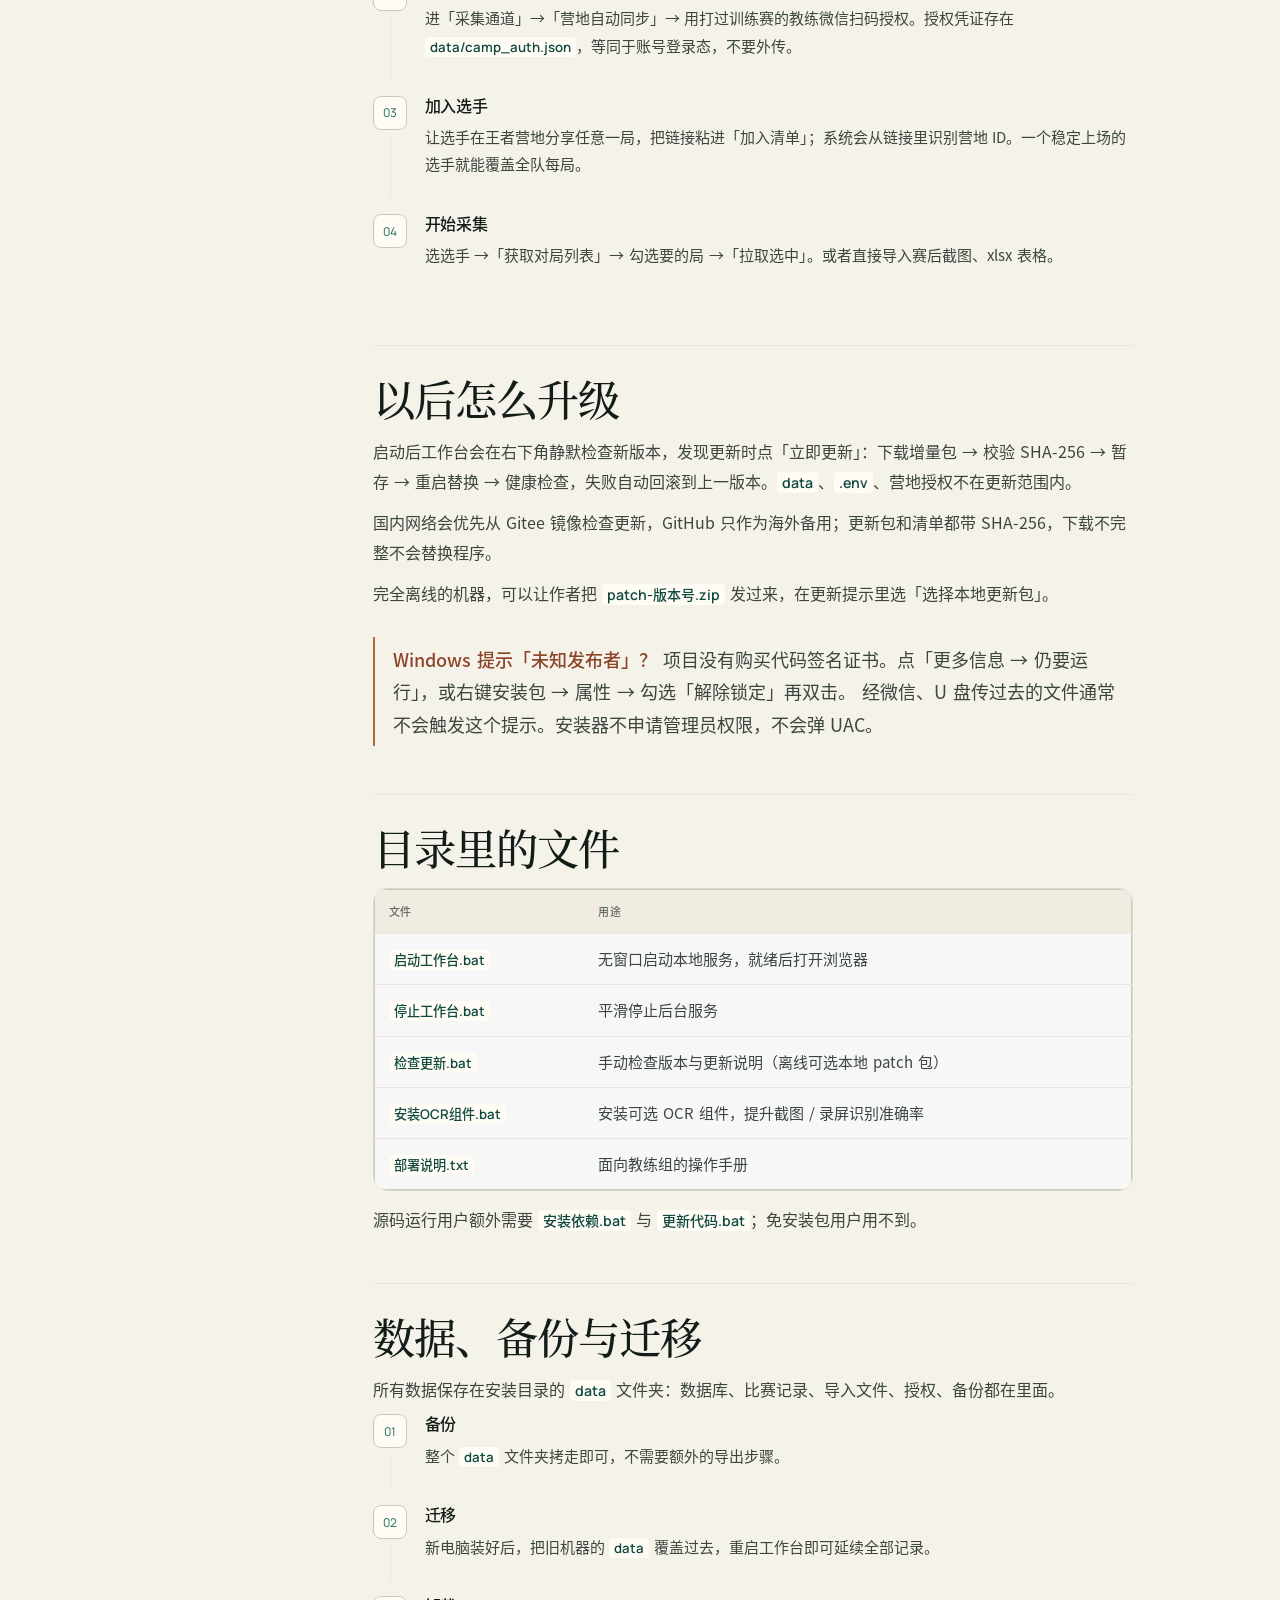
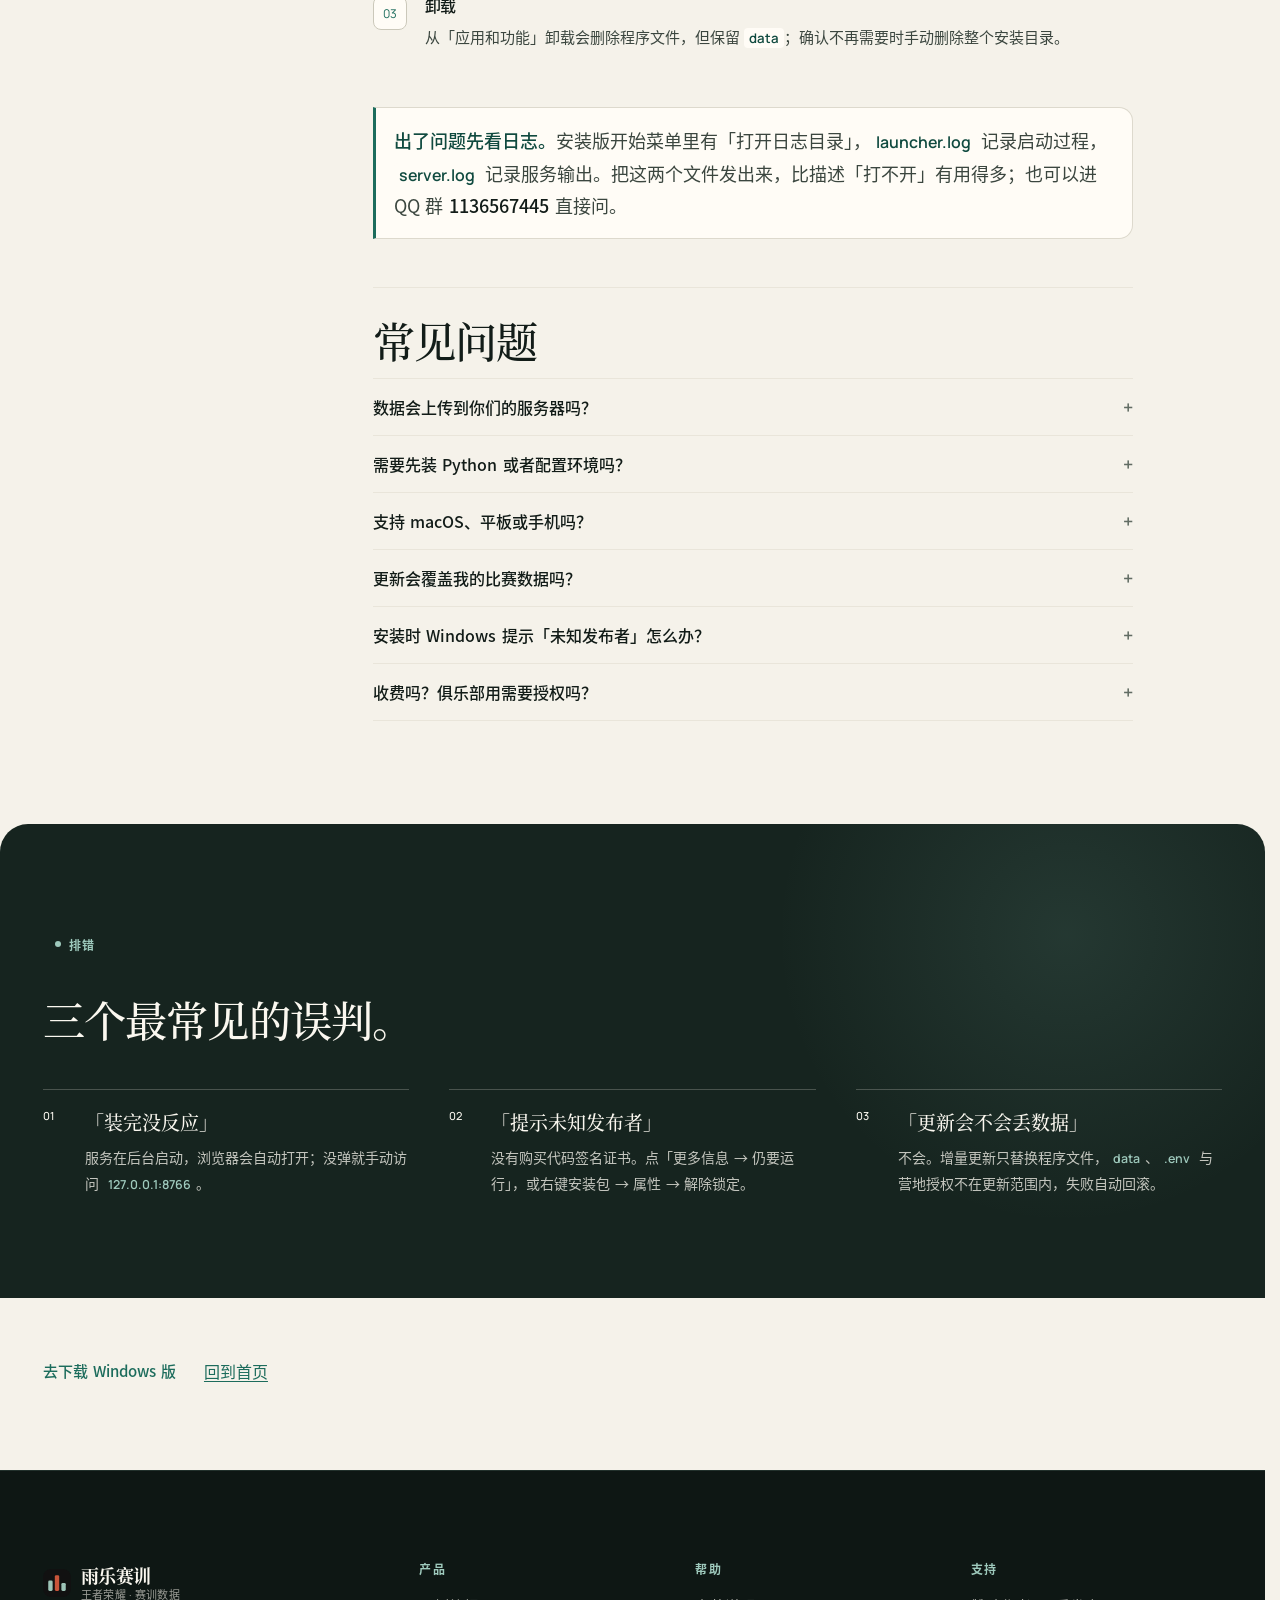
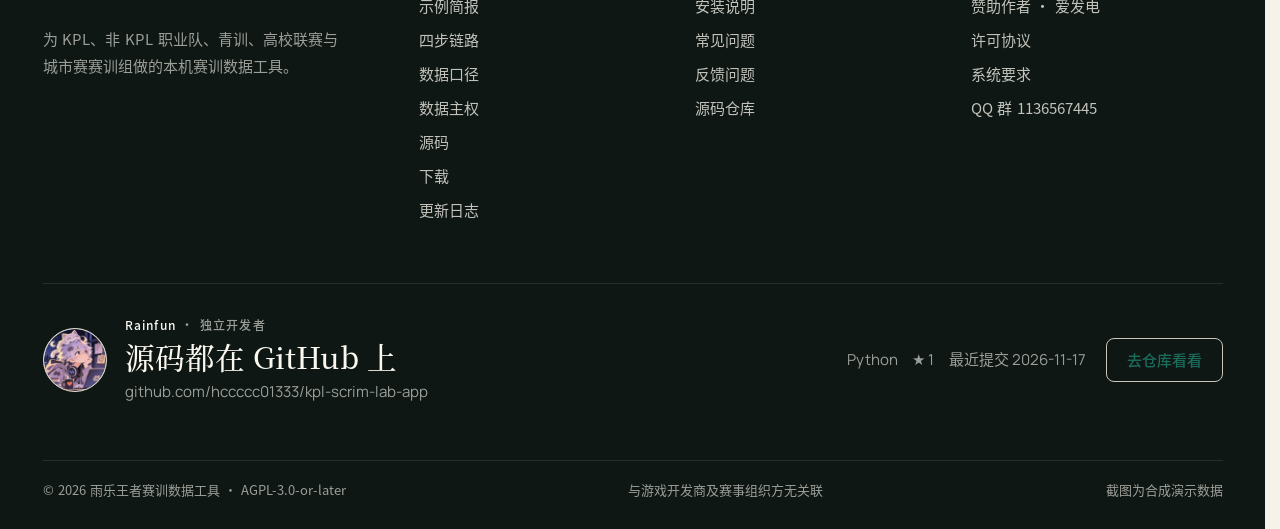
<file: guide.html>
<!doctype html>
<html lang="zh-CN">
<head>
<meta charset="utf-8">
<meta name="viewport" content="width=device-width, initial-scale=1">
<meta name="text-scale" content="scale">
<title>安装与升级 — 雨乐王者赛训数据工具</title>
<meta property="og:type" content="website">
<meta property="og:site_name" content="雨乐王者赛训数据工具">
<meta property="og:title" content="安装与升级 — 雨乐赛训">
<meta property="og:description" content="两种装法、第一次启动、营地绑定、数据备份与常见问题。Windows 10 / 11，内置运行时，不需要管理员权限。">
<meta property="og:image" content="https://hccccc01333.github.io/kpl-scrim-lab-site/assets/img/v3-hero.png">
<meta property="og:image:width" content="1600">
<meta property="og:image:height" content="1000">
<meta property="og:url" content="https://hccccc01333.github.io/kpl-scrim-lab-site/guide.html">
<meta name="twitter:card" content="summary_large_image">
<meta name="description" content="雨乐王者赛训数据工具 安装与升级说明：两种装法、第一次启动、营地绑定、数据备份与常见问题。Windows 10 / 11，内置运行时，不需要管理员权限。">
<meta name="theme-color" content="#fafafa">
<link rel="canonical" href="https://hccccc01333.github.io/kpl-scrim-lab-site/guide.html">
<link rel="icon" href="data:image/svg+xml,%3Csvg xmlns='http://www.w3.org/2000/svg' viewBox='0 0 32 32'%3E%3Crect width='32' height='32' rx='8' fill='%23111a16'/%3E%3Crect x='6' y='13' width='5' height='12' rx='1.5' fill='%239dc4b7'/%3E%3Crect x='13.5' y='7' width='5' height='18' rx='1.5' fill='%23c9553a'/%3E%3Crect x='21' y='16' width='5' height='9' rx='1.5' fill='%239dc4b7'/%3E%3C/svg%3E">
<link rel="preload" href="assets/manrope.woff2" as="font" type="font/woff2" crossorigin>
<link rel="preload" href="assets/noto-serif-sc-medium.woff2" as="font" type="font/woff2" crossorigin>
<link rel="stylesheet" href="assets/style.css?v=3f2914a919">
<link rel="stylesheet" href="assets/v6.css?v=3f2914a919">
<link rel="stylesheet" href="assets/v14.css?v=3f2914a919">
<link rel="stylesheet" href="assets/v21.css?v=3f2914a919">
<script>document.documentElement.classList.add('js');</script>
<script src="assets/site.js?v=3f2914a919" defer></script>
<link rel="alternate" type="application/rss+xml" title="雨乐王者赛训数据工具 · 更新日志" href="feed.xml">
<script type="application/ld+json">{
  "@context": "https://schema.org",
  "@type": "FAQPage",
  "mainEntity": [
    {
      "@type": "Question",
      "name": "数据会上传到你们的服务器吗？",
      "acceptedAnswer": {
        "@type": "Answer",
        "text": "不会。平台没有云端服务，识别、入库、分析都在本机完成，数据只写在本地 data 目录。唯一的外部请求是你主动发起的营地同步与更新检查。"
      }
    },
    {
      "@type": "Question",
      "name": "需要先装 Python 或者配置环境吗？",
      "acceptedAnswer": {
        "@type": "Answer",
        "text": "不需要。安装包和免安装包都内置了 Python 运行时与依赖，解压或安装后直接双击即可。源码运行才需要 Python 3.11 / 3.12（3.13 暂不支持）。"
      }
    },
    {
      "@type": "Question",
      "name": "支持 macOS、平板或手机吗？",
      "acceptedAnswer": {
        "@type": "Answer",
        "text": "目前只提供 Windows 10 / 11 桌面端。界面是自适应的，局域网内可以用平板浏览器访问同一台电脑上的服务（默认关闭，需要显式开启）。"
      }
    },
    {
      "@type": "Question",
      "name": "更新会覆盖我的比赛数据吗？",
      "acceptedAnswer": {
        "@type": "Answer",
        "text": "不会。增量更新只替换程序文件，data、.env 与营地授权不在更新范围内；更新失败会自动回滚到上一版本。卸载程序也不会删除 data。"
      }
    },
    {
      "@type": "Question",
      "name": "安装时 Windows 提示「未知发布者」怎么办？",
      "acceptedAnswer": {
        "@type": "Answer",
        "text": "项目没有购买代码签名证书。点「更多信息 → 仍要运行」即可，或右键安装包 → 属性 → 勾选「解除锁定」。经微信、U 盘传过去的文件通常不会触发提示。"
      }
    },
    {
      "@type": "Question",
      "name": "收费吗？俱乐部用需要授权吗？",
      "acceptedAnswer": {
        "@type": "Answer",
        "text": "代码采用 AGPL-3.0-or-later：个人、俱乐部、训练机构内部使用都免费；把修改后的版本作为服务提供时要同样开源。闭源集成或贴牌需要商业授权，见 LICENSE 或联系作者。"
      }
    }
  ]
}</script>
</head>
<body class="pg-guide">

<a class="skip" href="#main">跳到主要内容</a>

<header class="topbar">
  <div class="shell topbar-inner">
    <a class="brand" href="index.html" aria-label="雨乐赛训 首页">
      <span class="brand-mark" aria-hidden="true">
        <svg viewBox="0 0 32 32"><rect width="32" height="32" rx="8" fill="#111a16"/><rect x="6" y="13" width="5" height="12" rx="1.5" fill="#9dc4b7"/><rect x="13.5" y="7" width="5" height="18" rx="1.5" fill="#c9553a"/><rect x="21" y="16" width="5" height="9" rx="1.5" fill="#9dc4b7"/></svg>
      </span>
      <span class="brand-text">
        <span class="brand-name">雨乐赛训</span>
        <span class="brand-sub">王者荣耀 · 赛训数据</span>
      </span>
    </a>
        <nav class="topnav" aria-label="主导航">
      <a href="index.html">首页</a>
      <a href="product.html">产品</a>
      <a href="metrics.html">数据口径</a>
      <a href="privacy.html">数据主权</a>
      <a href="opensource.html">源码</a>
      <a href="guide.html" aria-current="page">安装说明</a>
      <a href="changelog.html">更新日志</a>
    </nav>
    <div class="topbar-cta">
      <a class="btn btn--primary" href="download.html">下载 Windows 版</a>
      <button class="nav-toggle" type="button" aria-label="打开菜单" aria-expanded="false" aria-controls="site-menu">
        <svg viewBox="0 0 24 24" fill="none" stroke="currentColor" stroke-width="1.6" stroke-linecap="round" aria-hidden="true"><path d="M4 7h16M4 12h16M4 17h16"/></svg>
      </button>
    </div>
  </div>
</header>

<dialog class="menu" id="site-menu" aria-labelledby="menu-title">
  <div class="menu-inner">
    <div class="menu-top">
      <span class="menu-title" id="menu-title">导航</span>
      <button class="menu-close" type="button" aria-label="关闭菜单" autofocus>
        <svg viewBox="0 0 24 24" fill="none" stroke="currentColor" stroke-width="1.8" stroke-linecap="round" aria-hidden="true"><path d="m6 6 12 12M18 6 6 18"/></svg>
      </button>
    </div>
        <nav class="menu-nav" aria-label="站点导航">
      <a href="index.html">首页<span>01</span></a>
      <a href="product.html">产品<span>02</span></a>
      <a href="metrics.html">数据口径<span>03</span></a>
      <a href="privacy.html">数据主权<span>04</span></a>
      <a href="opensource.html">源码<span>04</span></a>
      <a href="guide.html">安装说明<span>05</span></a>
      <a href="changelog.html">更新日志<span>06</span></a>
    </nav>
    <div>
      <a class="btn btn--primary btn--block" href="download.html">下载 Windows 版</a>
      <p class="menu-foot">Windows 10 / 11 · 内置运行时 · 数据不出本机</p>
    </div>
  </div>
</dialog>

<main id="main" tabindex="-1">
  <section class="page-hero">
    <div class="shell">
      <div class="hero-masthead">
        <p class="hero-kicker"><i aria-hidden="true"></i>安装与升级</p>
        <p class="hero-edition">v3.5.1　2026-11-26</p>
      </div>

      <h1 class="page-title">装好一次，<br>之后不用再折腾。</h1>
      <p class="page-lede">Windows 10 / 11，全程约 5 分钟。安装包和免安装包都内置 Python 运行时与依赖，不需要另外装环境。</p>

      <ol class="steps-strip">
        <li><span>01</span><b>下载</b><em>安装版 106 MB / 免安装 138 MB</em></li>
        <li><span>02</span><b>双击</b><em>不需要管理员权限，不弹 UAC</em></li>
        <li><span>03</span><b>打开</b><em>浏览器自动打开 127.0.0.1:8766</em></li>
      </ol>
    </div>
  </section>

  <div class="shell doc-layout">
    <nav class="doc-toc" aria-label="本页目录">
      <p class="doc-toc-title">本页</p>
      <a href="#install" data-spy="install">两种装法</a>
      <a href="#first-run" data-spy="first-run">第一次启动</a>
      <a href="#upgrade" data-spy="upgrade">以后怎么升级</a>
      <a href="#files" data-spy="files">目录里的文件</a>
      <a href="#data" data-spy="data">数据与备份</a>
      <a href="#faq" data-spy="faq">常见问题</a>
    </nav>

    <div class="doc">
<h2 id="install">两种装法，选一个</h2>
<div class="table-scroll" role="region" aria-label="两种安装方式对比" tabindex="0">
  <table class="doc-table doc-table--split">
    <tr><th>方式</th><th>适合</th><th>怎么用</th></tr>
    <tr>
      <td><strong>安装包</strong>（推荐）</td>
      <td>日常使用、给教练组部署</td>
      <td>双击 <code>KPL-Scrim-Lab-3.5.1-setup.exe</code>，按提示装到当前用户目录（不需要管理员权限）</td>
    </tr>
    <tr>
      <td><strong>免安装包</strong></td>
      <td>不想写注册表、放 U 盘带走</td>
      <td>解压 <code>KPL-Scrim-Lab-3.5.1-full.zip</code> 到固定目录，双击 <code>启动工作台.bat</code></td>
    </tr>
  </table>
</div>

<h2 id="first-run">装完第一次启动</h2>
<ol class="steps">
  <li>
    <h3>启动</h3>
    <p>安装版双击桌面「雨乐赛训」；免安装版双击 <code>启动工作台.bat</code>。</p>
    <p>服务在后台启动，就绪后自动打开浏览器，地址是 <code>127.0.0.1:8766</code>。没有控制台窗口，也不会因为关掉浏览器而停止。</p>
    <p>第一次打开如果还没有对局，首屏会给三条路：<strong>扫码采集</strong>（推荐）、<strong>看一场示例</strong>、<strong>导入表格 / 截图</strong>；选一条就能开始，不需要先看懂所有页面。</p>
    <p>如果之前用的是免安装版，首页会自动发现旧数据目录，显示局数与更新时间，点「搬到这台电脑」就把整个库搬过来（回放与录屏可选）。旧目录不会被改动，当前库已有对局时不会执行。</p>
  </li>
  <li>
    <h3>绑定营地（只用截图和表格可以跳过）</h3>
    <p>进「采集通道」→「营地自动同步」→ 用打过训练赛的教练微信扫码授权。授权凭证存在 <code>data/camp_auth.json</code>，等同于账号登录态，不要外传。</p>
  </li>
  <li>
    <h3>加入选手</h3>
    <p>让选手在王者营地分享任意一局，把链接粘进「加入清单」；系统会从链接里识别营地 ID。一个稳定上场的选手就能覆盖全队每局。</p>
  </li>
  <li>
    <h3>开始采集</h3>
    <p>选选手 →「获取对局列表」→ 勾选要的局 →「拉取选中」。或者直接导入赛后截图、xlsx 表格。</p>
  </li>
</ol>

<h2 id="upgrade">以后怎么升级</h2>
<p>启动后工作台会在右下角静默检查新版本，发现更新时点「立即更新」：下载增量包 → 校验 SHA-256 → 暂存 → 重启替换 → 健康检查，失败自动回滚到上一版本。<code>data</code>、<code>.env</code>、营地授权不在更新范围内。</p>
<p>国内网络会优先从 Gitee 镜像检查更新，GitHub 只作为海外备用；更新包和清单都带 SHA-256，下载不完整不会替换程序。</p>
<p>完全离线的机器，可以让作者把 <code>patch-版本号.zip</code> 发过来，在更新提示里选「选择本地更新包」。</p>

<div class="note note--warn">
  <strong>Windows 提示「未知发布者」？</strong>
  项目没有购买代码签名证书。点「更多信息 → 仍要运行」，或右键安装包 → 属性 → 勾选「解除锁定」再双击。
  经微信、U 盘传过去的文件通常不会触发这个提示。安装器不申请管理员权限，不会弹 UAC。
</div>

<h2 id="files">目录里的文件</h2>
<div class="table-scroll" role="region" aria-label="目录文件说明" tabindex="0">
  <table class="doc-table">
    <tr><th>文件</th><th>用途</th></tr>
    <tr><td><code>启动工作台.bat</code></td><td>无窗口启动本地服务，就绪后打开浏览器</td></tr>
    <tr><td><code>停止工作台.bat</code></td><td>平滑停止后台服务</td></tr>
    <tr><td><code>检查更新.bat</code></td><td>手动检查版本与更新说明（离线可选本地 patch 包）</td></tr>
    <tr><td><code>安装OCR组件.bat</code></td><td>安装可选 OCR 组件，提升截图 / 录屏识别准确率</td></tr>
    <tr><td><code>部署说明.txt</code></td><td>面向教练组的操作手册</td></tr>
  </table>
</div>
<p style="margin-top:14px">源码运行用户额外需要 <code>安装依赖.bat</code> 与 <code>更新代码.bat</code>；免安装包用户用不到。</p>

<h2 id="data">数据、备份与迁移</h2>
<p>所有数据保存在安装目录的 <code>data</code> 文件夹：数据库、比赛记录、导入文件、授权、备份都在里面。</p>
<ol class="steps">
  <li>
    <h3>备份</h3>
    <p>整个 <code>data</code> 文件夹拷走即可，不需要额外的导出步骤。</p>
  </li>
  <li>
    <h3>迁移</h3>
    <p>新电脑装好后，把旧机器的 <code>data</code> 覆盖过去，重启工作台即可延续全部记录。</p>
  </li>
  <li>
    <h3>卸载</h3>
    <p>从「应用和功能」卸载会删除程序文件，但保留 <code>data</code>；确认不再需要时手动删除整个安装目录。</p>
  </li>
</ol>

<div class="note">
  <strong>出了问题先看日志。</strong>安装版开始菜单里有「打开日志目录」，<code>launcher.log</code> 记录启动过程，
  <code>server.log</code> 记录服务输出。把这两个文件发出来，比描述「打不开」有用得多；也可以进 QQ 群 <b>1136567445</b> 直接问。
</div>

<h2 id="faq">常见问题</h2>
<div class="faq">
  <details>
    <summary>数据会上传到你们的服务器吗？</summary>
    <p>不会。平台没有云端服务，识别、入库、分析都在本机完成，数据只写在本地 data 目录。唯一的外部请求是你主动发起的营地同步与更新检查。</p>
  </details>
  <details>
    <summary>需要先装 Python 或者配置环境吗？</summary>
    <p>不需要。安装包和免安装包都内置了 Python 运行时与依赖，解压或安装后直接双击即可。源码运行才需要 Python 3.11 / 3.12（3.13 暂不支持）。</p>
  </details>
  <details>
    <summary>支持 macOS、平板或手机吗？</summary>
    <p>目前只提供 Windows 10 / 11 桌面端。界面是自适应的，局域网内可以用平板浏览器访问同一台电脑上的服务（默认关闭，需要显式开启）。</p>
  </details>
  <details>
    <summary>更新会覆盖我的比赛数据吗？</summary>
    <p>不会。增量更新只替换程序文件，data、.env 与营地授权不在更新范围内；更新失败会自动回滚到上一版本。卸载程序也不会删除 data。</p>
  </details>
  <details>
    <summary>安装时 Windows 提示「未知发布者」怎么办？</summary>
    <p>项目没有购买代码签名证书。点「更多信息 → 仍要运行」即可，或右键安装包 → 属性 → 勾选「解除锁定」。经微信、U 盘传过去的文件通常不会触发提示。</p>
  </details>
  <details>
    <summary>收费吗？俱乐部用需要授权吗？</summary>
    <p>代码采用 AGPL-3.0-or-later：个人、俱乐部、训练机构内部使用都免费；把修改后的版本作为服务提供时要同样开源。闭源集成或贴牌需要商业授权，见 <a href="https://github.com/hccccc01333/kpl-scrim-lab-app/blob/main/LICENSE">LICENSE</a> 或联系作者。</p>
  </details>
</div>
    </div>
  </div>

  <section class="section--black guide-black" aria-labelledby="guide-fails">
    <div class="shell">
      <div class="guide-black-head">
        <span class="sec-index sec-index--light">排错</span>
        <h2 id="guide-fails">三个最常见的误判。</h2>
      </div>
      <ol class="guide-fails">
        <li><b>01</b><div><strong>「装完没反应」</strong><p>服务在后台启动，浏览器会自动打开；没弹就手动访问 <code>127.0.0.1:8766</code>。</p></div></li>
        <li><b>02</b><div><strong>「提示未知发布者」</strong><p>没有购买代码签名证书。点「更多信息 → 仍要运行」，或右键安装包 → 属性 → 解除锁定。</p></div></li>
        <li><b>03</b><div><strong>「更新会不会丢数据」</strong><p>不会。增量更新只替换程序文件，<code>data</code>、<code>.env</code> 与营地授权不在更新范围内，失败自动回滚。</p></div></li>
      </ol>
    </div>
  </section>

  <div class="shell guide-cta">
    <a class="arrow-link" href="download.html">去下载 Windows 版 </a>
    <a class="text-link" href="index.html">回到首页</a>
  </div>
</main>

<footer class="footer">
  <div class="shell">
    <div class="footer-grid">
      <div class="footer-brand">
        <a class="brand" href="index.html">
          <span class="brand-mark" aria-hidden="true">
            <svg viewBox="0 0 32 32"><rect width="32" height="32" rx="8" fill="#111a16"/><rect x="6" y="13" width="5" height="12" rx="1.5" fill="#9dc4b7"/><rect x="13.5" y="7" width="5" height="18" rx="1.5" fill="#c9553a"/><rect x="21" y="16" width="5" height="9" rx="1.5" fill="#9dc4b7"/></svg>
          </span>
          <span class="brand-text">
            <span class="brand-name">雨乐赛训</span>
            <span class="brand-sub">王者荣耀 · 赛训数据</span>
          </span>
        </a>
        <p>为 KPL、非 KPL 职业队、青训、高校联赛与城市赛赛训组做的本机赛训数据工具。</p>
      </div>
      <nav class="footer-col" aria-label="产品">
        <h2>产品</h2>
        <a href="product.html">示例简报</a>
        <a href="product.html">四步链路</a>
        <a href="metrics.html">数据口径</a>
        <a href="privacy.html">数据主权</a>
        <a href="opensource.html">源码</a>
        <a href="download.html">下载</a>
        <a href="changelog.html">更新日志</a>
      </nav>
      <nav class="footer-col" aria-label="帮助">
        <h2>帮助</h2>
        <a href="guide.html">安装说明</a>
        <a href="guide.html#faq">常见问题</a>
        <a href="https://github.com/hccccc01333/kpl-scrim-lab-app/issues">反馈问题</a>
        <a href="https://github.com/hccccc01333/kpl-scrim-lab-app">源码仓库</a>
      </nav>
      <nav class="footer-col" aria-label="支持">
        <h2>支持</h2>
        <a href="https://afdian.com/a/kplscrim" target="_blank" rel="noopener">赞助作者 · 爱发电</a>
        <a href="https://github.com/hccccc01333/kpl-scrim-lab-app/blob/main/LICENSE">许可协议</a>
        <a href="download.html">系统要求</a>
        <button class="footer-link-btn" type="button" data-copy="1136567445" data-copied="已复制群号">QQ 群 1136567445</button>
      </nav>
    </div>
    <div class="footer-gh">
      <div class="footer-gh-main">
        <img class="footer-gh-avatar" src="assets/img/avatar-rainfun.webp?v=3f2914a919" alt="Rainfun 的头像" width="64" height="64">
        <div>
          <p class="footer-gh-kicker"><b>Rainfun</b> · 独立开发者</p>
          <p class="footer-gh-title"><a href="https://github.com/hccccc01333/kpl-scrim-lab-app">源码都在 GitHub 上</a></p>
          <p class="footer-gh-repo">github.com/hccccc01333/kpl-scrim-lab-app</p>
        </div>
      </div>
      <div class="footer-gh-side">
        <p class="footer-gh-meta"><span>Python</span><span>★ 1</span><span>最近提交 2026-11-17</span></p>
        <a class="btn btn--ghost" href="https://github.com/hccccc01333/kpl-scrim-lab-app">去仓库看看 </a>
      </div>
    </div>
    <div class="footer-legal">
      <span>© 2026 雨乐王者赛训数据工具 · AGPL-3.0-or-later</span>
      <span>与游戏开发商及赛事组织方无关联</span>
      <span>截图为合成演示数据</span>
    </div>
  </div>
</footer>

</body>
</html>
</file>
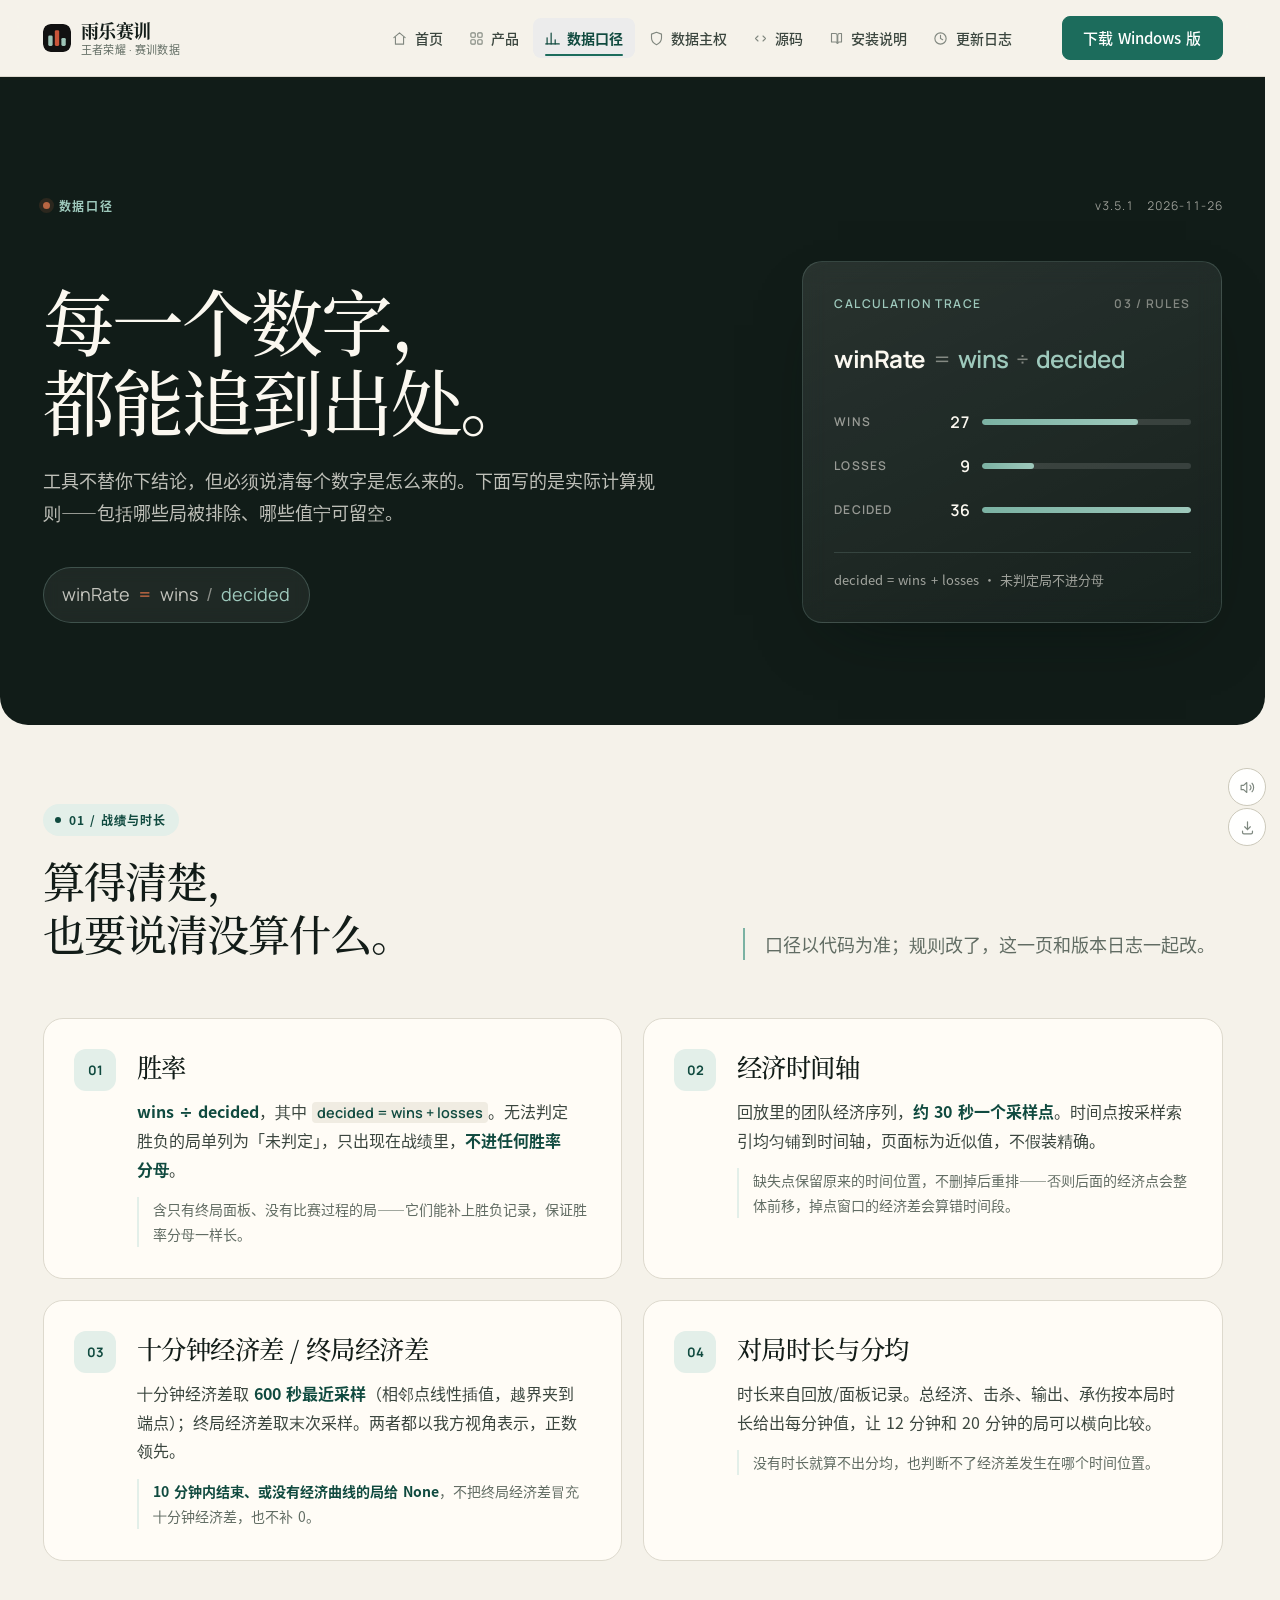
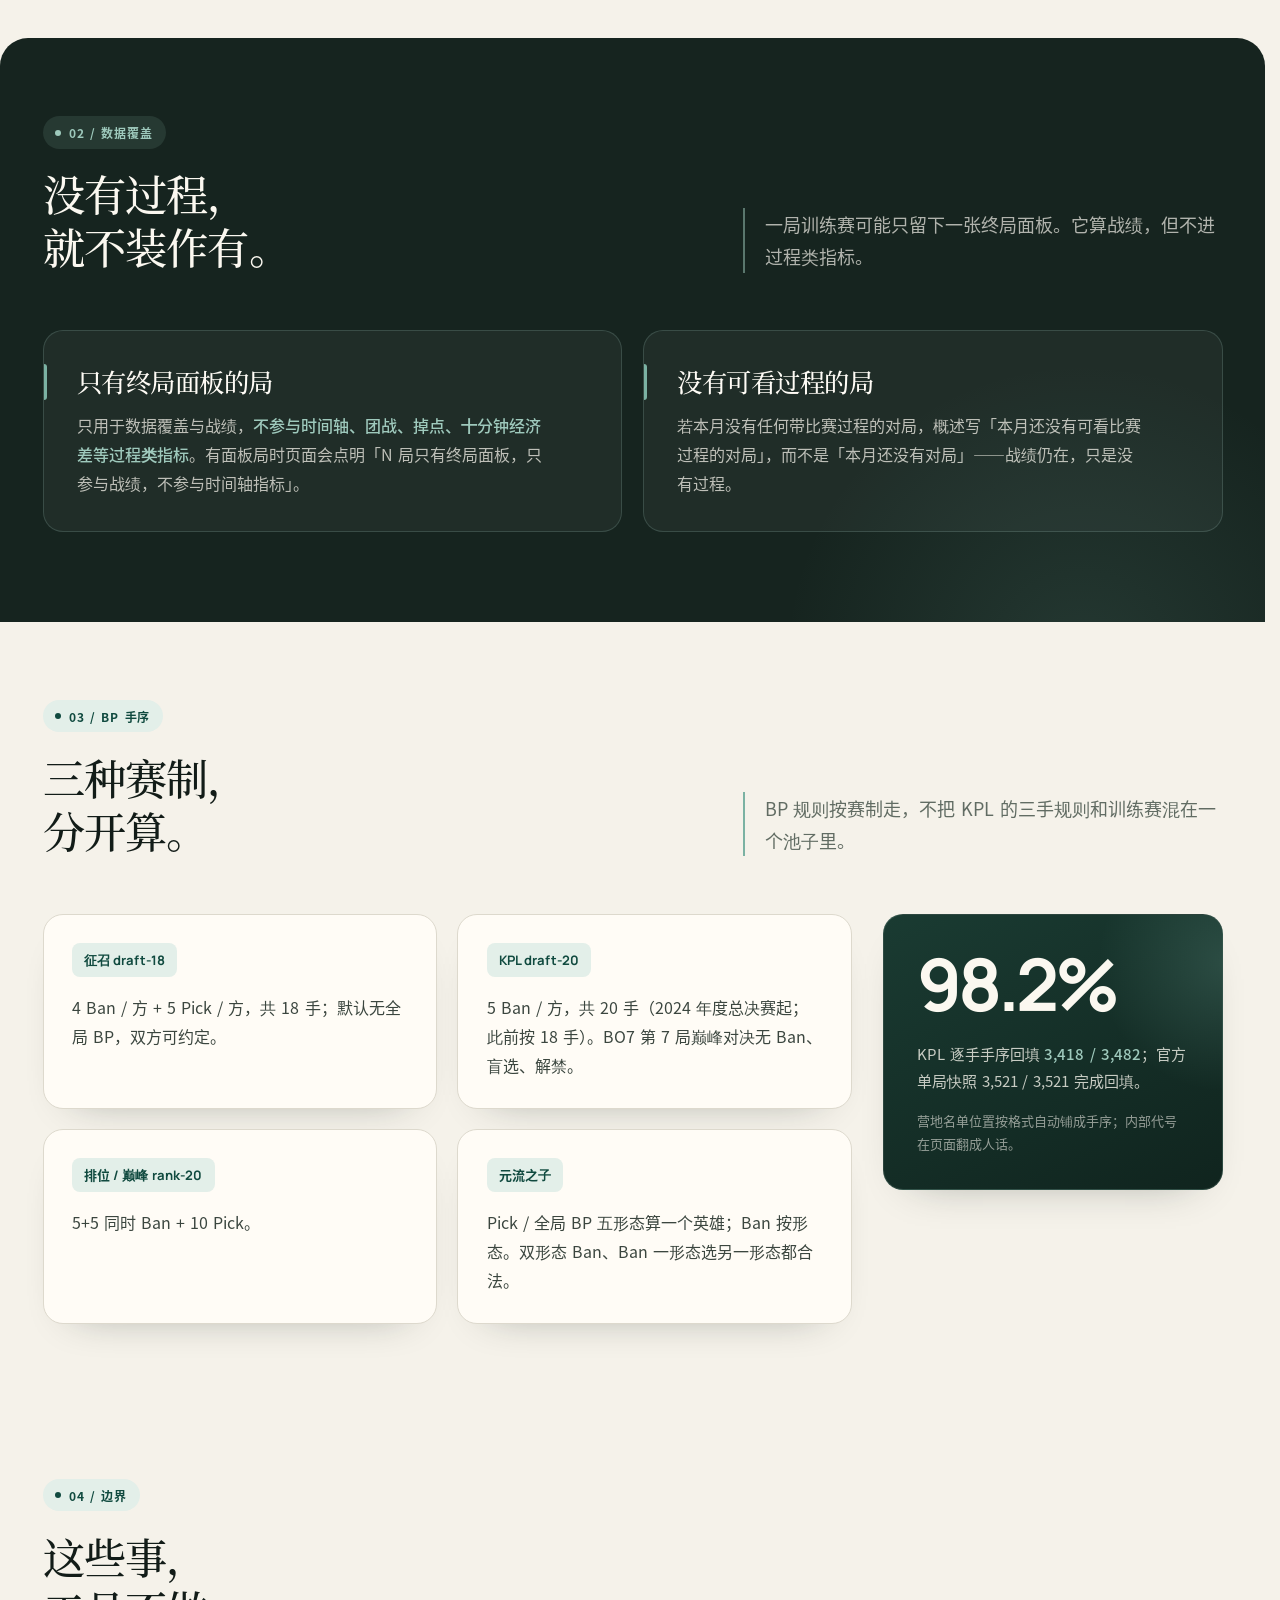
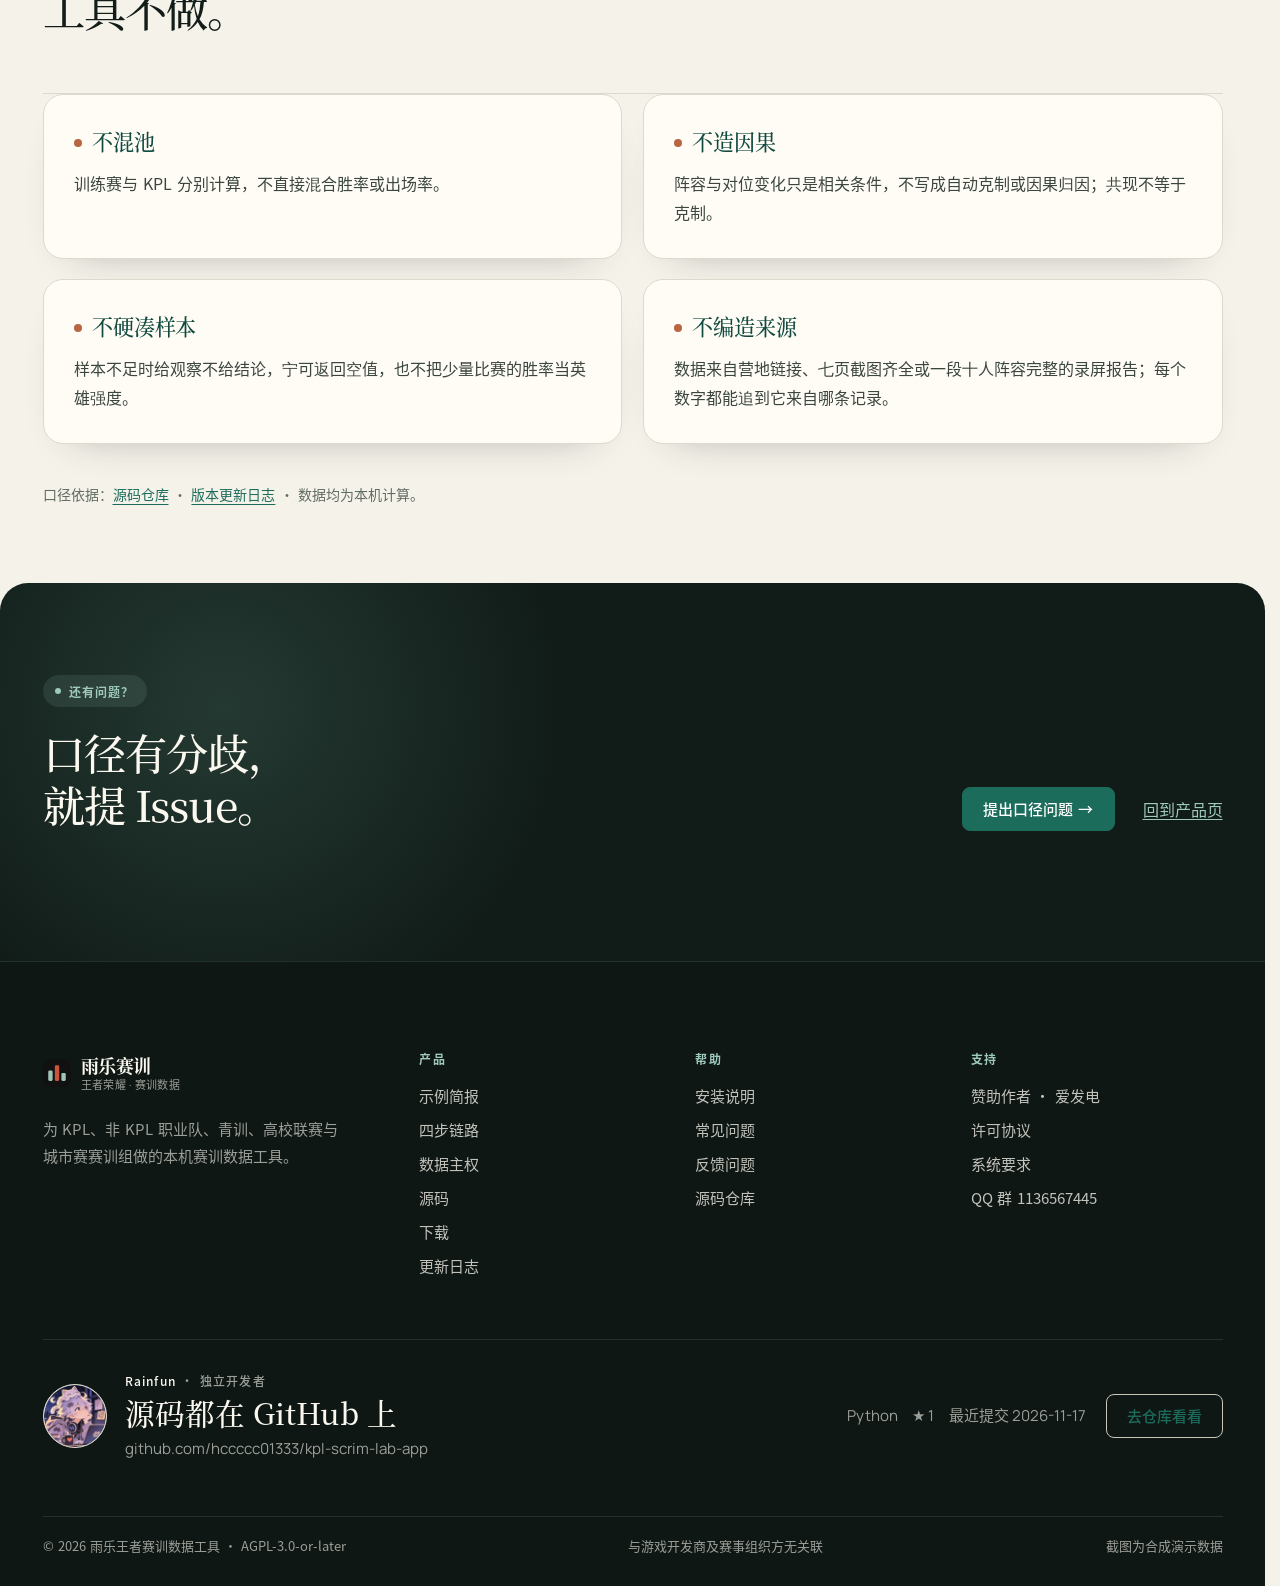
<file: metrics.html>
<!doctype html>
<html lang="zh-CN">
<head>
<meta charset="utf-8">
<meta name="viewport" content="width=device-width, initial-scale=1">
<meta name="text-scale" content="scale">
<title>数据口径 — 雨乐王者赛训数据工具</title>
<meta property="og:type" content="website">
<meta property="og:site_name" content="雨乐王者赛训数据工具">
<meta property="og:title" content="数据口径 — 雨乐赛训">
<meta property="og:description" content="胜率按「有胜负的局」做分母、经济点约 30 秒一个、只有终局面板的局只进战绩不进时间轴：每个数字怎么算的，都写在这里。">
<meta property="og:image" content="https://hccccc01333.github.io/kpl-scrim-lab-site/assets/img/v3-hero.png">
<meta property="og:image:width" content="1600">
<meta property="og:image:height" content="1000">
<meta property="og:url" content="https://hccccc01333.github.io/kpl-scrim-lab-site/metrics.html">
<meta name="twitter:card" content="summary_large_image">
<meta name="description" content="胜率按「有胜负的局」做分母、经济点约 30 秒一个、只有终局面板的局只进战绩不进时间轴：每个数字怎么算的，都写在这里。">
<meta name="theme-color" content="#fafafa">
<link rel="canonical" href="https://hccccc01333.github.io/kpl-scrim-lab-site/metrics.html">
<link rel="icon" href="data:image/svg+xml,%3Csvg xmlns='http://www.w3.org/2000/svg' viewBox='0 0 32 32'%3E%3Crect width='32' height='32' rx='8' fill='%23111a16'/%3E%3Crect x='6' y='13' width='5' height='12' rx='1.5' fill='%239dc4b7'/%3E%3Crect x='13.5' y='7' width='5' height='18' rx='1.5' fill='%23c9553a'/%3E%3Crect x='21' y='16' width='5' height='9' rx='1.5' fill='%239dc4b7'/%3E%3C/svg%3E">
<link rel="preload" href="assets/manrope.woff2" as="font" type="font/woff2" crossorigin>
<link rel="preload" href="assets/noto-serif-sc-medium.woff2" as="font" type="font/woff2" crossorigin>
<link rel="stylesheet" href="assets/style.css?v=3f2914a919">
<link rel="stylesheet" href="assets/v6.css?v=3f2914a919">
<link rel="stylesheet" href="assets/v14.css?v=3f2914a919">
<link rel="stylesheet" href="assets/v21.css?v=3f2914a919">
<link rel="alternate" type="application/rss+xml" title="雨乐王者赛训数据工具 · 更新日志" href="feed.xml">
<script>document.documentElement.classList.add('js');</script>
<script src="assets/site.js?v=3f2914a919" defer></script>
<script type="application/ld+json">
{
  "@context": "https://schema.org",
  "@type": "WebPage",
  "name": "数据主权 — 雨乐赛训",
  "description": "没有账号体系，没有云端存储。识别、入库、分析全部在本机完成，数据只写在本地 data 目录，备份就是拷走一个文件夹。",
  "url": "https://hccccc01333.github.io/kpl-scrim-lab-site/metrics.html",
  "inLanguage": "zh-CN",
  "isPartOf": {
    "@type": "WebSite",
    "name": "雨乐王者赛训数据工具",
    "url": "https://hccccc01333.github.io/kpl-scrim-lab-site/",
    "publisher": {
      "@type": "Person",
      "name": "Rainfun"
    }
  }
}
</script>
</head>
<body class="pg-metrics">

<a class="skip" href="#main">跳到主要内容</a>

<header class="topbar">
  <div class="shell topbar-inner">
    <a class="brand" href="index.html" aria-label="雨乐赛训 首页">
      <span class="brand-mark" aria-hidden="true">
        <svg viewBox="0 0 32 32"><rect width="32" height="32" rx="8" fill="#111a16"/><rect x="6" y="13" width="5" height="12" rx="1.5" fill="#9dc4b7"/><rect x="13.5" y="7" width="5" height="18" rx="1.5" fill="#c9553a"/><rect x="21" y="16" width="5" height="9" rx="1.5" fill="#9dc4b7"/></svg>
      </span>
      <span class="brand-text">
        <span class="brand-name">雨乐赛训</span>
        <span class="brand-sub">王者荣耀 · 赛训数据</span>
      </span>
    </a>
    <nav class="topnav" aria-label="主导航">
      <a href="index.html">首页</a>
      <a href="product.html">产品</a>
      <a href="metrics.html" aria-current="page">数据口径</a>
      <a href="privacy.html">数据主权</a>
      <a href="opensource.html">源码</a>
      <a href="guide.html">安装说明</a>
      <a href="changelog.html">更新日志</a>
    </nav>
    <div class="topbar-cta">
      <a class="btn btn--primary" href="download.html">下载 Windows 版</a>
      <button class="nav-toggle" type="button" aria-label="打开菜单" aria-expanded="false" aria-controls="site-menu">
        <svg viewBox="0 0 24 24" fill="none" stroke="currentColor" stroke-width="1.6" stroke-linecap="round" aria-hidden="true"><path d="M4 7h16M4 12h16M4 17h16"/></svg>
      </button>
    </div>
  </div>
</header>

<dialog class="menu" id="site-menu" aria-labelledby="menu-title">
  <div class="menu-inner">
    <div class="menu-top">
      <span class="menu-title" id="menu-title">导航</span>
      <button class="menu-close" type="button" aria-label="关闭菜单" autofocus>
        <svg viewBox="0 0 24 24" fill="none" stroke="currentColor" stroke-width="1.8" stroke-linecap="round" aria-hidden="true"><path d="m6 6 12 12M18 6 6 18"/></svg>
      </button>
    </div>
    <nav class="menu-nav" aria-label="站点导航">
      <a href="index.html">首页<span>01</span></a>
      <a href="product.html">产品<span>02</span></a>
      <a href="metrics.html">数据口径<span>03</span></a>
      <a href="privacy.html">数据主权<span>04</span></a>
      <a href="opensource.html">源码<span>04</span></a>
      <a href="guide.html">安装说明<span>05</span></a>
      <a href="changelog.html">更新日志<span>06</span></a>
    </nav>
    <div>
      <a class="btn btn--primary btn--block" href="download.html">下载 Windows 版</a>
      <p class="menu-foot">Windows 10 / 11 · 内置运行时 · 数据不出本机</p>
    </div>
  </div>
</dialog>

<main id="main" class="page-metrics" tabindex="-1">
  <section class="page-hero mx-hero">
    <div class="shell">
      <div class="hero-masthead">
        <p class="hero-kicker"><i aria-hidden="true"></i>数据口径</p>
        <p class="hero-edition">v3.5.1　2026-11-26</p>
      </div>
      <h1 class="page-title">每一个数字，<br>都能追到出处。</h1>
      <p class="page-lede">工具不替你下结论，但必须说清每个数字是怎么来的。下面写的是实际计算规则——包括哪些局被排除、哪些值宁可留空。</p>
      <div class="mx-formula" aria-hidden="true">
        <span>winRate</span><b>=</b><span>wins</span><i>/</i><span>decided</span>
      </div>
      <div class="mx-hero-visual" aria-hidden="true">
        <div class="mx-trace-top"><span>CALCULATION TRACE</span><span>03 / RULES</span></div>
        <div class="mx-trace-formula">
          <span class="tk-name">winRate</span><span class="tk-op">=</span>
          <span class="tk-var">wins</span><span class="tk-op">÷</span><span class="tk-var">decided</span>
        </div>
        <div class="mx-trace-rows">
          <div><span>WINS</span><b>27</b><i></i></div>
          <div><span>LOSSES</span><b>9</b><i></i></div>
          <div><span>DECIDED</span><b>36</b><i></i></div>
        </div>
        <p class="mx-trace-foot">decided = wins + losses · 未判定局不进分母</p>
      </div>
    </div>
  </section>

  <section class="section" id="rules">
    <div class="shell">
      <header class="sec-head">
        <div class="sec-head-main">
          <span class="sec-index">01 / 战绩与时长</span>
          <h2>算得清楚，<br>也要说清没算什么。</h2>
        </div>
        <p class="sec-intro">口径以代码为准；规则改了，这一页和版本日志一起改。</p>
      </header>

      <div class="mx-specs">
        <article class="mx-spec">
          <span class="mx-no">01</span>
          <div>
            <h3>胜率</h3>
            <p><b>wins ÷ decided</b>，其中 <code>decided = wins + losses</code>。无法判定胜负的局单列为「未判定」，只出现在战绩里，<b>不进任何胜率分母</b>。</p>
            <p class="mx-note">含只有终局面板、没有比赛过程的局——它们能补上胜负记录，保证胜率分母一样长。</p>
          </div>
        </article>

        <article class="mx-spec">
          <span class="mx-no">02</span>
          <div>
            <h3>经济时间轴</h3>
            <p>回放里的团队经济序列，<b>约 30 秒一个采样点</b>。时间点按采样索引均匀铺到时间轴，页面标为近似值，不假装精确。</p>
            <p class="mx-note">缺失点保留原来的时间位置，不删掉后重排——否则后面的经济点会整体前移，掉点窗口的经济差会算错时间段。</p>
          </div>
        </article>

        <article class="mx-spec">
          <span class="mx-no">03</span>
          <div>
            <h3>十分钟经济差 / 终局经济差</h3>
            <p>十分钟经济差取 <b>600 秒最近采样</b>（相邻点线性插值，越界夹到端点）；终局经济差取末次采样。两者都以我方视角表示，正数领先。</p>
            <p class="mx-note"><b>10 分钟内结束、或没有经济曲线的局给 None</b>，不把终局经济差冒充十分钟经济差，也不补 0。</p>
          </div>
        </article>

        <article class="mx-spec">
          <span class="mx-no">04</span>
          <div>
            <h3>对局时长与分均</h3>
            <p>时长来自回放/面板记录。总经济、击杀、输出、承伤按本局时长给出每分钟值，让 12 分钟和 20 分钟的局可以横向比较。</p>
            <p class="mx-note">没有时长就算不出分均，也判断不了经济差发生在哪个时间位置。</p>
          </div>
        </article>
      </div>
    </div>
  </section>

  <section class="section section--flush mx-dark" id="coverage">
    <div class="shell">
      <header class="sec-head">
        <div class="sec-head-main">
          <span class="sec-index">02 / 数据覆盖</span>
          <h2>没有过程，<br>就不装作有。</h2>
        </div>
        <p class="sec-intro">一局训练赛可能只留下一张终局面板。它算战绩，但不进过程类指标。</p>
      </header>
      <div class="mx-split">
        <article class="mx-block">
          <h3>只有终局面板的局</h3>
          <p>只用于数据覆盖与战绩，<b>不参与时间轴、团战、掉点、十分钟经济差等过程类指标</b>。有面板局时页面会点明「N 局只有终局面板，只参与战绩，不参与时间轴指标」。</p>
        </article>
        <article class="mx-block">
          <h3>没有可看过程的局</h3>
          <p>若本月没有任何带比赛过程的对局，概述写「本月还没有可看比赛过程的对局」，而不是「本月还没有对局」——战绩仍在，只是没有过程。</p>
        </article>
      </div>
    </div>
  </section>

  <section class="section" id="bp">
    <div class="shell">
      <header class="sec-head">
        <div class="sec-head-main">
          <span class="sec-index">03 / BP 手序</span>
          <h2>三种赛制，<br>分开算。</h2>
        </div>
        <p class="sec-intro">BP 规则按赛制走，不把 KPL 的三手规则和训练赛混在一个池子里。</p>
      </header>
      <div class="mx-rules">
        <dl>
          <div><dt>征召 draft-18</dt><dd>4 Ban / 方 + 5 Pick / 方，共 18 手；默认无全局 BP，双方可约定。</dd></div>
          <div><dt>KPL draft-20</dt><dd>5 Ban / 方，共 20 手（2024 年度总决赛起；此前按 18 手）。BO7 第 7 局巅峰对决无 Ban、盲选、解禁。</dd></div>
          <div><dt>排位 / 巅峰 rank-20</dt><dd>5+5 同时 Ban + 10 Pick。</dd></div>
          <div><dt>元流之子</dt><dd>Pick / 全局 BP 五形态算一个英雄；Ban 按形态。双形态 Ban、Ban 一形态选另一形态都合法。</dd></div>
        </dl>
        <aside class="mx-fact">
          <b>98.2%</b>
          <p>KPL 逐手手序回填 <b>3,418 / 3,482</b>；官方单局快照 3,521 / 3,521 完成回填。</p>
          <small>营地名单位置按格式自动铺成手序；内部代号在页面翻成人话。</small>
        </aside>
      </div>
    </div>
  </section>

  <section class="section section--flush" id="limits">
    <div class="shell">
      <header class="sec-head">
        <div class="sec-head-main">
          <span class="sec-index">04 / 边界</span>
          <h2>这些事，<br>工具不做。</h2>
        </div>
      </header>
      <div class="faq-grid mx-limits">
        <article class="faq-cell"><h3>不混池</h3><p>训练赛与 KPL 分别计算，不直接混合胜率或出场率。</p></article>
        <article class="faq-cell"><h3>不造因果</h3><p>阵容与对位变化只是相关条件，不写成自动克制或因果归因；共现不等于克制。</p></article>
        <article class="faq-cell"><h3>不硬凑样本</h3><p>样本不足时给观察不给结论，宁可返回空值，也不把少量比赛的胜率当英雄强度。</p></article>
        <article class="faq-cell"><h3>不编造来源</h3><p>数据来自营地链接、七页截图齐全或一段十人阵容完整的录屏报告；每个数字都能追到它来自哪条记录。</p></article>
      </div>
      <p class="mx-source">口径依据：<a href="https://github.com/hccccc01333/kpl-scrim-lab-app">源码仓库</a> · <a href="changelog.html">版本更新日志</a> · 数据均为本机计算。</p>
    </div>
  </section>

  <section class="page-tail">
    <div class="shell page-tail-inner">
      <div>
        <span class="sec-index">还有问题？</span>
        <h2>口径有分歧，<br>就提 Issue。</h2>
      </div>
      <div class="page-tail-actions">
        <a class="btn btn--primary" href="https://github.com/hccccc01333/kpl-scrim-lab-app/issues">提出口径问题 →</a>
        <a class="text-link" href="product.html">回到产品页</a>
      </div>
    </div>
  </section>
</main>

<footer class="footer">
  <div class="shell">
    <div class="footer-grid">
      <div class="footer-brand">
        <a class="brand" href="index.html">
          <span class="brand-mark" aria-hidden="true">
            <svg viewBox="0 0 32 32"><rect width="32" height="32" rx="8" fill="#111a16"/><rect x="6" y="13" width="5" height="12" rx="1.5" fill="#9dc4b7"/><rect x="13.5" y="7" width="5" height="18" rx="1.5" fill="#c9553a"/><rect x="21" y="16" width="5" height="9" rx="1.5" fill="#9dc4b7"/></svg>
          </span>
          <span class="brand-text">
            <span class="brand-name">雨乐赛训</span>
            <span class="brand-sub">王者荣耀 · 赛训数据</span>
          </span>
        </a>
        <p>为 KPL、非 KPL 职业队、青训、高校联赛与城市赛赛训组做的本机赛训数据工具。</p>
      </div>
      <nav class="footer-col" aria-label="产品">
        <h2>产品</h2>
        <a href="product.html">示例简报</a>
        <a href="product.html">四步链路</a>
        <a href="privacy.html">数据主权</a>
        <a href="opensource.html">源码</a>
        <a href="download.html">下载</a>
        <a href="changelog.html">更新日志</a>
      </nav>
      <nav class="footer-col" aria-label="帮助">
        <h2>帮助</h2>
        <a href="guide.html">安装说明</a>
        <a href="guide.html#faq">常见问题</a>
        <a href="https://github.com/hccccc01333/kpl-scrim-lab-app/issues">反馈问题</a>
        <a href="https://github.com/hccccc01333/kpl-scrim-lab-app">源码仓库</a>
      </nav>
      <nav class="footer-col" aria-label="支持">
        <h2>支持</h2>
        <a href="https://afdian.com/a/kplscrim" target="_blank" rel="noopener">赞助作者 · 爱发电</a>
        <a href="https://github.com/hccccc01333/kpl-scrim-lab-app/blob/main/LICENSE">许可协议</a>
        <a href="download.html">系统要求</a>
        <button class="footer-link-btn" type="button" data-copy="1136567445" data-copied="已复制群号">QQ 群 1136567445</button>
      </nav>
    </div>
    <div class="footer-gh">
      <div class="footer-gh-main">
        <img class="footer-gh-avatar" src="assets/img/avatar-rainfun.webp?v=3f2914a919" alt="Rainfun 的头像" width="64" height="64">
        <div>
          <p class="footer-gh-kicker"><b>Rainfun</b> · 独立开发者</p>
          <p class="footer-gh-title"><a href="https://github.com/hccccc01333/kpl-scrim-lab-app">源码都在 GitHub 上</a></p>
          <p class="footer-gh-repo">github.com/hccccc01333/kpl-scrim-lab-app</p>
        </div>
      </div>
      <div class="footer-gh-side">
        <p class="footer-gh-meta"><span>Python</span><span>★ 1</span><span>最近提交 2026-11-17</span></p>
        <a class="btn btn--ghost" href="https://github.com/hccccc01333/kpl-scrim-lab-app">去仓库看看 </a>
      </div>
    </div>
    <div class="footer-legal">
      <span>© 2026 雨乐王者赛训数据工具 · AGPL-3.0-or-later</span>
      <span>与游戏开发商及赛事组织方无关联</span>
      <span>截图为合成演示数据</span>
    </div>
  </div>
</footer>

</body>
</html>
</file>
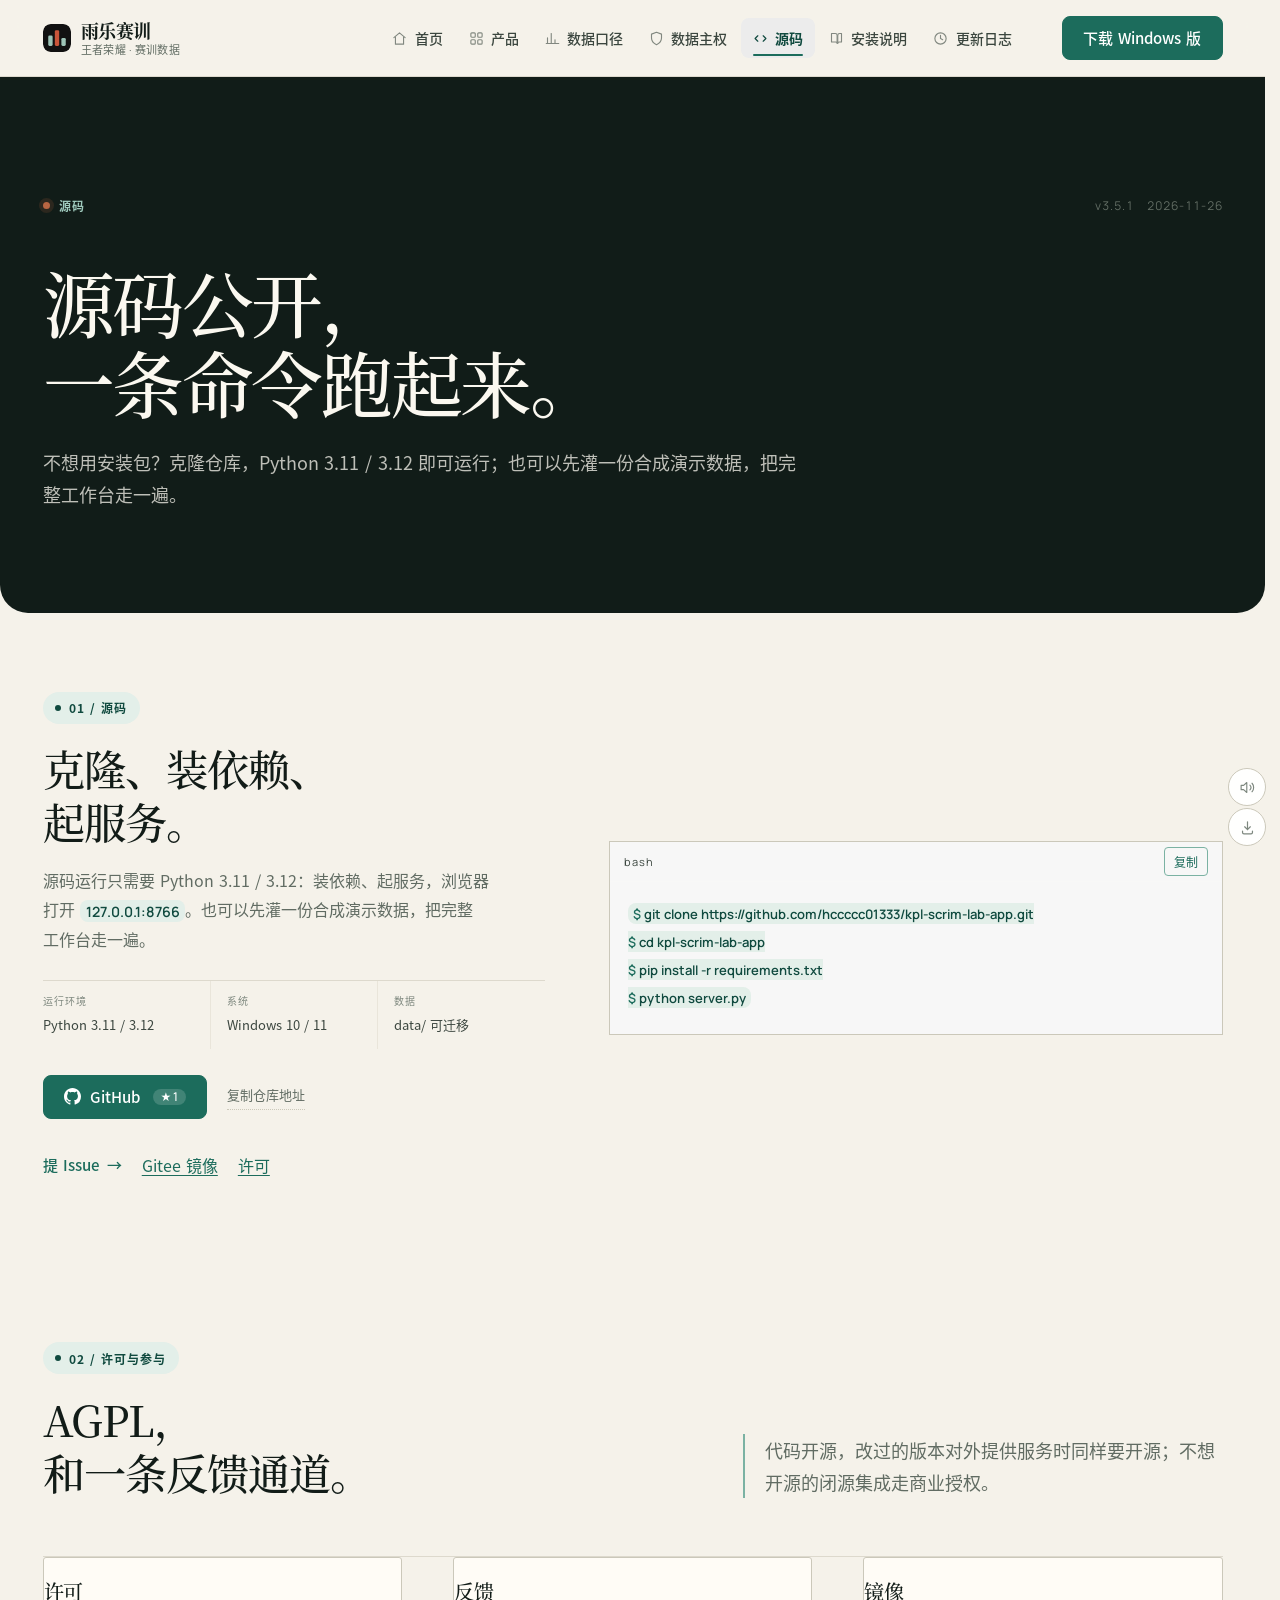
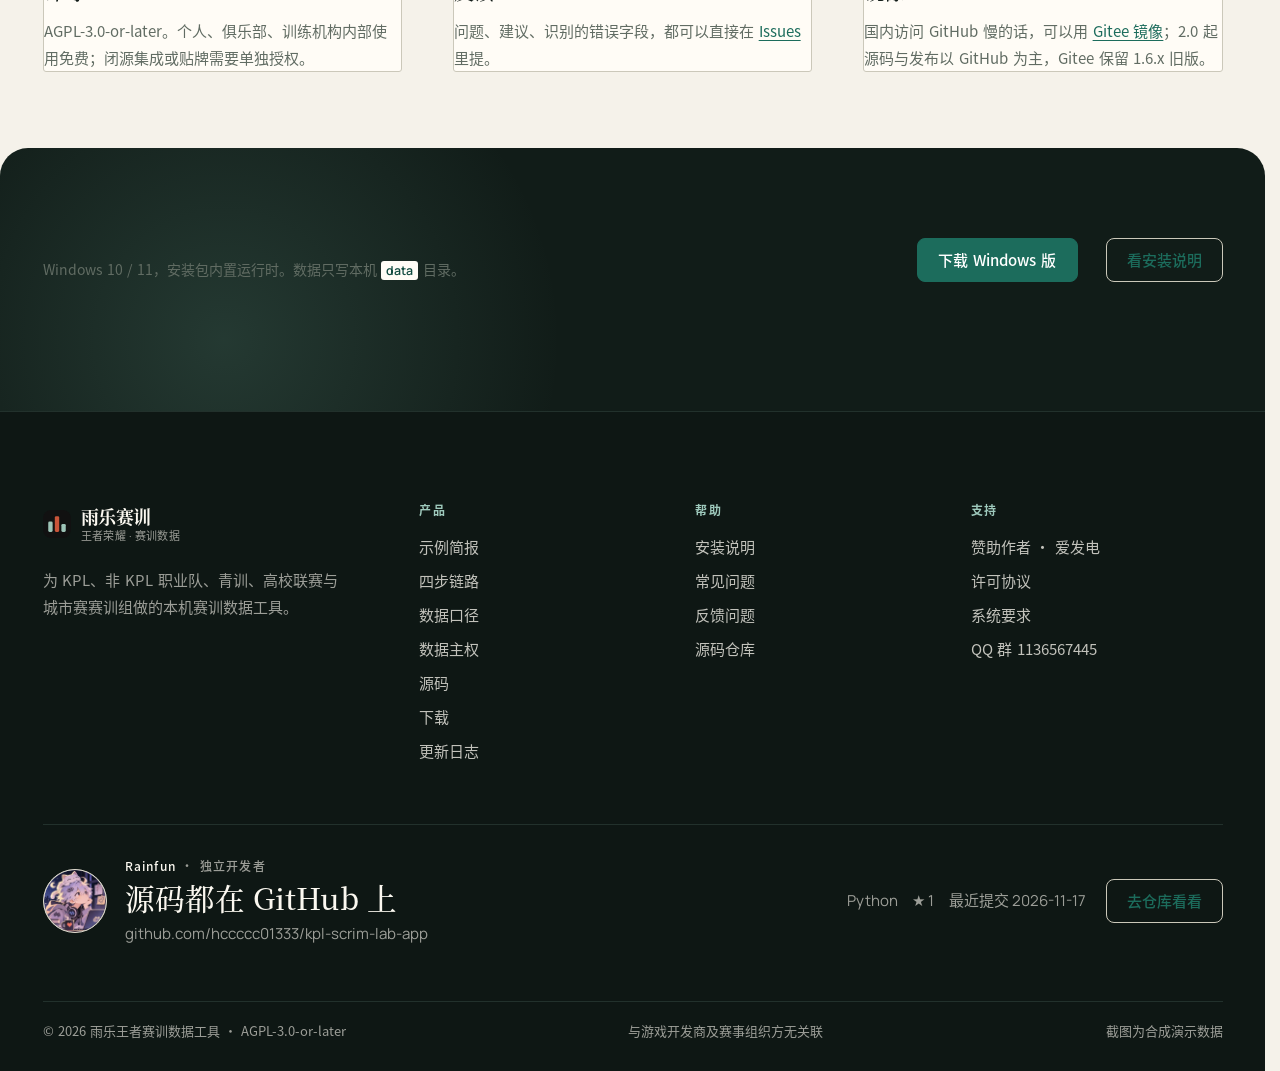
<file: opensource.html>
<!doctype html>
<html lang="zh-CN">
<head>
<meta charset="utf-8">
<meta name="viewport" content="width=device-width, initial-scale=1">
<meta name="text-scale" content="scale">
<title>源码 — 雨乐王者赛训数据工具</title>
<meta property="og:type" content="website">
<meta property="og:site_name" content="雨乐王者赛训数据工具">
<meta property="og:title" content="源码 — 雨乐赛训">
<meta property="og:description" content="源码公开在 GitHub，Python 3.11 / 3.12 即可运行。许可 AGPL-3.0-or-later，问题与建议走 Issues。">
<meta property="og:image" content="https://hccccc01333.github.io/kpl-scrim-lab-site/assets/img/v3-hero.png">
<meta property="og:image:width" content="1600">
<meta property="og:image:height" content="1000">
<meta property="og:url" content="https://hccccc01333.github.io/kpl-scrim-lab-site/opensource.html">
<meta name="twitter:card" content="summary_large_image">
<meta name="description" content="源码公开在 GitHub：克隆仓库、Python 3.11 / 3.12 即可运行。许可是 AGPL-3.0-or-later，问题与建议走 Issues。">
<meta name="theme-color" content="#fafafa">
<link rel="canonical" href="https://hccccc01333.github.io/kpl-scrim-lab-site/opensource.html">
<link rel="icon" href="data:image/svg+xml,%3Csvg xmlns='http://www.w3.org/2000/svg' viewBox='0 0 32 32'%3E%3Crect width='32' height='32' rx='8' fill='%23111a16'/%3E%3Crect x='6' y='13' width='5' height='12' rx='1.5' fill='%239dc4b7'/%3E%3Crect x='13.5' y='7' width='5' height='18' rx='1.5' fill='%23c9553a'/%3E%3Crect x='21' y='16' width='5' height='9' rx='1.5' fill='%239dc4b7'/%3E%3C/svg%3E">
<link rel="preload" href="assets/manrope.woff2" as="font" type="font/woff2" crossorigin>
<link rel="preload" href="assets/noto-serif-sc-medium.woff2" as="font" type="font/woff2" crossorigin>
<link rel="stylesheet" href="assets/style.css?v=3f2914a919">
<link rel="stylesheet" href="assets/v6.css?v=3f2914a919">
<link rel="stylesheet" href="assets/v14.css?v=3f2914a919">
<link rel="stylesheet" href="assets/v21.css?v=3f2914a919">
<link rel="alternate" type="application/rss+xml" title="雨乐王者赛训数据工具 · 更新日志" href="feed.xml">
<script>document.documentElement.classList.add('js');</script>
<script src="assets/site.js?v=3f2914a919" defer></script>
<script type="application/ld+json">
{
  "@context": "https://schema.org",
  "@type": "WebPage",
  "name": "源码 — 雨乐赛训",
  "description": "源码公开在 GitHub，Python 3.11 / 3.12 即可运行。许可 AGPL-3.0-or-later，问题与建议走 Issues。",
  "url": "https://hccccc01333.github.io/kpl-scrim-lab-site/opensource.html",
  "inLanguage": "zh-CN",
  "isPartOf": {
    "@type": "WebSite",
    "name": "雨乐王者赛训数据工具",
    "url": "https://hccccc01333.github.io/kpl-scrim-lab-site/",
    "publisher": {
      "@type": "Person",
      "name": "Rainfun"
    }
  }
}
</script>
</head>
<body class="pg-source">

<a class="skip" href="#main">跳到主要内容</a>

<header class="topbar">
  <div class="shell topbar-inner">
    <a class="brand" href="index.html" aria-label="雨乐赛训 首页">
      <span class="brand-mark" aria-hidden="true">
        <svg viewBox="0 0 32 32"><rect width="32" height="32" rx="8" fill="#111a16"/><rect x="6" y="13" width="5" height="12" rx="1.5" fill="#9dc4b7"/><rect x="13.5" y="7" width="5" height="18" rx="1.5" fill="#c9553a"/><rect x="21" y="16" width="5" height="9" rx="1.5" fill="#9dc4b7"/></svg>
      </span>
      <span class="brand-text">
        <span class="brand-name">雨乐赛训</span>
        <span class="brand-sub">王者荣耀 · 赛训数据</span>
      </span>
    </a>
    <nav class="topnav" aria-label="主导航">
      <a href="index.html">首页</a>
      <a href="product.html">产品</a>
      <a href="metrics.html">数据口径</a>
      <a href="privacy.html">数据主权</a>
      <a href="opensource.html" aria-current="page">源码</a>
      <a href="guide.html">安装说明</a>
      <a href="changelog.html">更新日志</a>
    </nav>
    <div class="topbar-cta">
      <a class="btn btn--primary" href="download.html">下载 Windows 版</a>
      <button class="nav-toggle" type="button" aria-label="打开菜单" aria-expanded="false" aria-controls="site-menu">
        <svg viewBox="0 0 24 24" fill="none" stroke="currentColor" stroke-width="1.6" stroke-linecap="round" aria-hidden="true"><path d="M4 7h16M4 12h16M4 17h16"/></svg>
      </button>
    </div>
  </div>
</header>

<dialog class="menu" id="site-menu" aria-labelledby="menu-title">
  <div class="menu-inner">
    <div class="menu-top">
      <span class="menu-title" id="menu-title">导航</span>
      <button class="menu-close" type="button" aria-label="关闭菜单" autofocus>
        <svg viewBox="0 0 24 24" fill="none" stroke="currentColor" stroke-width="1.8" stroke-linecap="round" aria-hidden="true"><path d="m6 6 12 12M18 6 6 18"/></svg>
      </button>
    </div>
    <nav class="menu-nav" aria-label="站点导航">
      <a href="index.html">首页<span>01</span></a>
      <a href="product.html">产品<span>02</span></a>
      <a href="metrics.html">数据口径<span>03</span></a>
      <a href="privacy.html">数据主权<span>04</span></a>
      <a href="opensource.html">源码<span>04</span></a>
      <a href="guide.html">安装说明<span>05</span></a>
      <a href="changelog.html">更新日志<span>06</span></a>
    </nav>
    <div>
      <a class="btn btn--primary btn--block" href="download.html">下载 Windows 版</a>
      <p class="menu-foot">Windows 10 / 11 · 内置运行时 · 数据不出本机</p>
    </div>
  </div>
</dialog>

<main id="main" tabindex="-1">
  <section class="page-hero">
    <div class="shell">
      <div class="hero-masthead">
        <p class="hero-kicker"><i aria-hidden="true"></i>源码</p>
        <p class="hero-edition">v3.5.1　2026-11-26</p>
      </div>

      <h1 class="page-title">源码公开，<br>一条命令跑起来。</h1>
      <p class="page-lede">不想用安装包？克隆仓库，Python 3.11 / 3.12 即可运行；也可以先灌一份合成演示数据，把完整工作台走一遍。</p>
    </div>
  </section>
<section class="section" id="developer">
  <div class="shell">
    <div class="dev-grid">
      <div class="dev-copy" data-reveal>
        <span class="sec-index">01 / 源码</span>
        <h2>克隆、装依赖、<br>起服务。</h2>
        <p>源码运行只需要 Python 3.11 / 3.12：装依赖、起服务，浏览器打开 <code>127.0.0.1:8766</code>。也可以先灌一份<span class="nb">合成演示</span>数据，把完整<span class="nb">工作台</span>走一遍。</p>
        <dl class="dev-spec">
          <div><dt>运行环境</dt><dd>Python 3.11 / 3.12</dd></div>
          <div><dt>系统</dt><dd>Windows 10 / 11</dd></div>
          <div><dt>数据</dt><dd>data/ 可迁移</dd></div>
        </dl>
        <div class="gh-cta">
          <a class="btn btn--primary gh-btn" href="https://github.com/hccccc01333/kpl-scrim-lab-app">
            <svg viewBox="0 0 16 16" fill="currentColor" aria-hidden="true"><path d="M8 0C3.58 0 0 3.58 0 8c0 3.54 2.29 6.53 5.47 7.59.4.07.55-.17.55-.38 0-.19-.01-.82-.01-1.49-2.01.37-2.53-.49-2.69-.94-.09-.23-.48-.94-.82-1.13-.28-.15-.68-.52-.01-.53.63-.01 1.08.58 1.23.82.72 1.21 1.87.87 2.33.66.07-.52.28-.87.51-1.07-1.78-.2-3.64-.89-3.64-3.95 0-.87.31-1.59.82-2.15-.08-.2-.36-1.02.08-2.12 0 0 .67-.21 2.2.82.64-.18 1.32-.27 2-.27.68 0 1.36.09 2 .27 1.53-1.04 2.2-.82 2.2-.82.44 1.1.16 1.92.08 2.12.51.56.82 1.27.82 2.15 0 3.07-1.87 3.75-3.65 3.95.29.25.54.73.54 1.48 0 1.07-.01 1.93-.01 2.2 0 .21.15.46.55.38A8.013 8.013 0 0 0 16 8c0-4.42-3.58-8-8-8z"/></svg>
            GitHub <span class="gh-stars">★ 1</span>
          </a>
          <button class="gh-copy" type="button" data-copy="https://github.com/hccccc01333/kpl-scrim-lab-app" data-copied="已复制仓库地址">复制仓库地址</button>
        </div>
        <div class="dev-links">
          <a class="arrow-link" href="https://github.com/hccccc01333/kpl-scrim-lab-app/issues">提 Issue <span>→</span></a>
          <a class="text-link" href="https://gitee.com/Rainfun42/kpl-scrim-lab-app">Gitee 镜像</a>
          <a class="text-link" href="https://github.com/hccccc01333/kpl-scrim-lab-app/blob/main/LICENSE">许可</a>
        </div>
      </div>
      <div class="terminal" data-reveal>
        <div class="term-bar"><span>bash</span><button class="copy-btn" type="button" aria-label="复制命令">复制</button></div>
        <pre><code><span class="p">$</span> git clone https://github.com/hccccc01333/kpl-scrim-lab-app.git
<span class="p">$</span> cd kpl-scrim-lab-app
<span class="p">$</span> pip install -r requirements.txt
<span class="p">$</span> python server.py</code></pre>
      </div>
    </div>
  </div>
</section>

  <section class="section section--flush">
    <div class="shell">
      <header class="sec-head">
        <div class="sec-head-main">
          <span class="sec-index">02 / 许可与参与</span>
          <h2>AGPL，<br>和一条反馈通道。</h2>
        </div>
        <p class="sec-intro">代码开源，改过的版本对外提供服务时同样要开源；不想开源的闭源集成走商业授权。</p>
      </header>
      <div class="faq-grid">
        <article class="faq-cell">
          <h3>许可</h3>
          <p>AGPL-3.0-or-later。个人、俱乐部、训练机构内部使用免费；闭源集成或贴牌需要单独授权。</p>
        </article>
        <article class="faq-cell">
          <h3>反馈</h3>
          <p>问题、建议、识别的错误字段，都可以直接在 <a class="text-link" href="https://github.com/hccccc01333/kpl-scrim-lab-app/issues">Issues</a> 里提。</p>
        </article>
        <article class="faq-cell">
          <h3>镜像</h3>
          <p>国内访问 GitHub 慢的话，可以用 <a class="text-link" href="https://gitee.com/Rainfun42/kpl-scrim-lab-app">Gitee 镜像</a>；2.0 起源码与发布以 GitHub 为主，Gitee 保留 1.6.x 旧版。</p>
        </article>
      </div>
    </div>
  </section>
  <section class="section page-tail">
    <div class="shell page-tail-inner">
      <p class="page-tail-text">Windows 10 / 11，安装包内置运行时。<span class="nb">数据</span>只写本机 <code>data</code> 目录。</p>
      <div class="page-tail-actions">
        <a class="btn btn--primary" href="download.html">下载 Windows 版</a>
        <a class="btn btn--ghost" href="guide.html">看安装说明</a>
      </div>
    </div>
  </section>
</main>

<footer class="footer">
  <div class="shell">
    <div class="footer-grid">
      <div class="footer-brand">
        <a class="brand" href="index.html">
          <span class="brand-mark" aria-hidden="true">
            <svg viewBox="0 0 32 32"><rect width="32" height="32" rx="8" fill="#111a16"/><rect x="6" y="13" width="5" height="12" rx="1.5" fill="#9dc4b7"/><rect x="13.5" y="7" width="5" height="18" rx="1.5" fill="#c9553a"/><rect x="21" y="16" width="5" height="9" rx="1.5" fill="#9dc4b7"/></svg>
          </span>
          <span class="brand-text">
            <span class="brand-name">雨乐赛训</span>
            <span class="brand-sub">王者荣耀 · 赛训数据</span>
          </span>
        </a>
        <p>为 KPL、非 KPL 职业队、青训、高校联赛与城市赛赛训组做的本机赛训数据工具。</p>
      </div>
      <nav class="footer-col" aria-label="产品">
        <h2>产品</h2>
        <a href="product.html">示例简报</a>
        <a href="product.html">四步链路</a>
        <a href="metrics.html">数据口径</a>
        <a href="privacy.html">数据主权</a>
        <a href="opensource.html">源码</a>
        <a href="download.html">下载</a>
        <a href="changelog.html">更新日志</a>
      </nav>
      <nav class="footer-col" aria-label="帮助">
        <h2>帮助</h2>
        <a href="guide.html">安装说明</a>
        <a href="guide.html#faq">常见问题</a>
        <a href="https://github.com/hccccc01333/kpl-scrim-lab-app/issues">反馈问题</a>
        <a href="https://github.com/hccccc01333/kpl-scrim-lab-app">源码仓库</a>
      </nav>
      <nav class="footer-col" aria-label="支持">
        <h2>支持</h2>
        <a href="https://afdian.com/a/kplscrim" target="_blank" rel="noopener">赞助作者 · 爱发电</a>
        <a href="https://github.com/hccccc01333/kpl-scrim-lab-app/blob/main/LICENSE">许可协议</a>
        <a href="download.html">系统要求</a>
        <button class="footer-link-btn" type="button" data-copy="1136567445" data-copied="已复制群号">QQ 群 1136567445</button>
      </nav>
    </div>
    <div class="footer-gh">
      <div class="footer-gh-main">
        <img class="footer-gh-avatar" src="assets/img/avatar-rainfun.webp?v=3f2914a919" alt="Rainfun 的头像" width="64" height="64">
        <div>
          <p class="footer-gh-kicker"><b>Rainfun</b> · 独立开发者</p>
          <p class="footer-gh-title"><a href="https://github.com/hccccc01333/kpl-scrim-lab-app">源码都在 GitHub 上</a></p>
          <p class="footer-gh-repo">github.com/hccccc01333/kpl-scrim-lab-app</p>
        </div>
      </div>
      <div class="footer-gh-side">
        <p class="footer-gh-meta"><span>Python</span><span>★ 1</span><span>最近提交 2026-11-17</span></p>
        <a class="btn btn--ghost" href="https://github.com/hccccc01333/kpl-scrim-lab-app">去仓库看看 </a>
      </div>
    </div>
    <div class="footer-legal">
      <span>© 2026 雨乐王者赛训数据工具 · AGPL-3.0-or-later</span>
      <span>与游戏开发商及赛事组织方无关联</span>
      <span>截图为合成演示数据</span>
    </div>
  </div>
</footer>

</body>
</html>
</file>
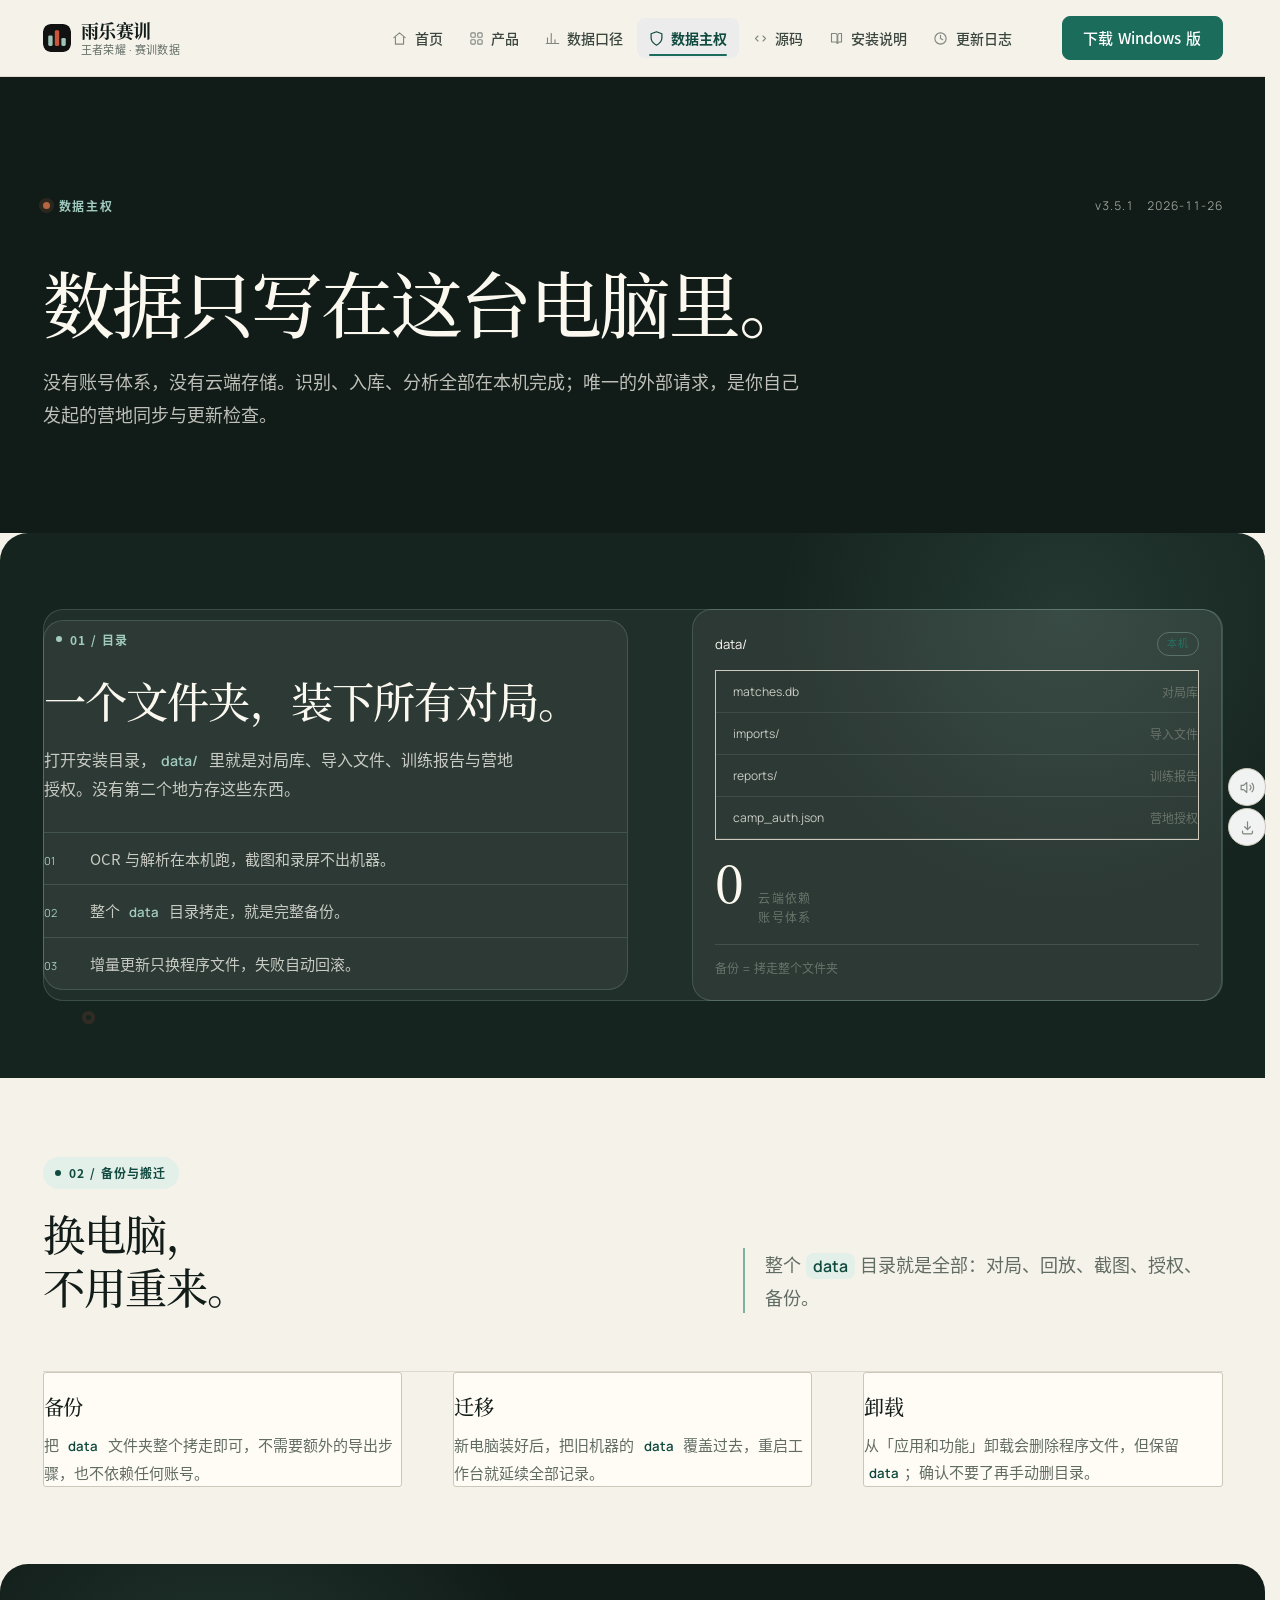
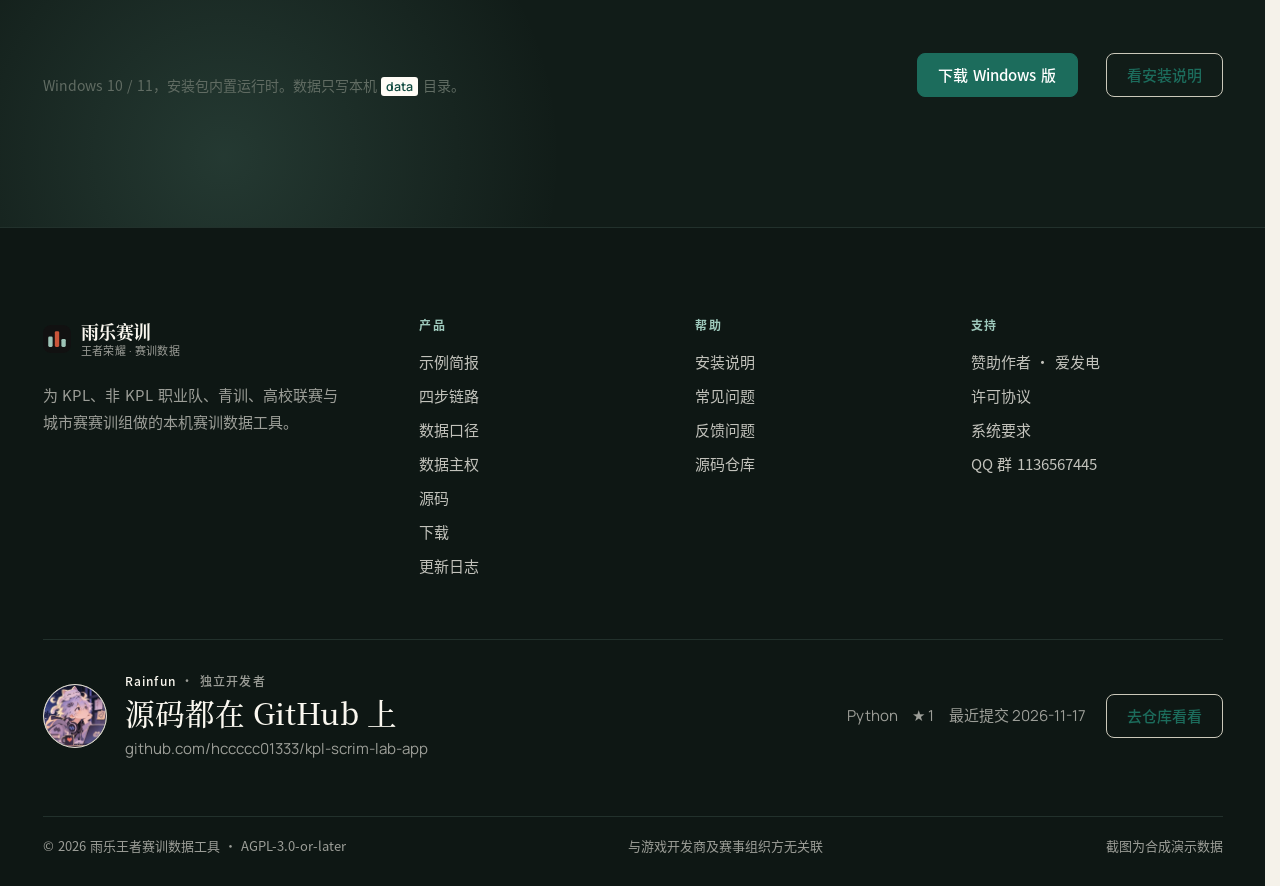
<file: privacy.html>
<!doctype html>
<html lang="zh-CN">
<head>
<meta charset="utf-8">
<meta name="viewport" content="width=device-width, initial-scale=1">
<meta name="text-scale" content="scale">
<title>数据主权 — 雨乐王者赛训数据工具</title>
<meta property="og:type" content="website">
<meta property="og:site_name" content="雨乐王者赛训数据工具">
<meta property="og:title" content="数据主权 — 雨乐赛训">
<meta property="og:description" content="没有账号体系，没有云端存储。识别、入库、分析全部在本机完成，数据只写在本地 data 目录，备份就是拷走一个文件夹。">
<meta property="og:image" content="https://hccccc01333.github.io/kpl-scrim-lab-site/assets/img/v3-hero.png">
<meta property="og:image:width" content="1600">
<meta property="og:image:height" content="1000">
<meta property="og:url" content="https://hccccc01333.github.io/kpl-scrim-lab-site/privacy.html">
<meta name="twitter:card" content="summary_large_image">
<meta name="description" content="没有账号体系，没有云端存储。识别、入库、分析全部在本机完成，数据只写在本地 data 目录，备份就是拷走一个文件夹。">
<meta name="theme-color" content="#fafafa">
<link rel="canonical" href="https://hccccc01333.github.io/kpl-scrim-lab-site/privacy.html">
<link rel="icon" href="data:image/svg+xml,%3Csvg xmlns='http://www.w3.org/2000/svg' viewBox='0 0 32 32'%3E%3Crect width='32' height='32' rx='8' fill='%23111a16'/%3E%3Crect x='6' y='13' width='5' height='12' rx='1.5' fill='%239dc4b7'/%3E%3Crect x='13.5' y='7' width='5' height='18' rx='1.5' fill='%23c9553a'/%3E%3Crect x='21' y='16' width='5' height='9' rx='1.5' fill='%239dc4b7'/%3E%3C/svg%3E">
<link rel="preload" href="assets/manrope.woff2" as="font" type="font/woff2" crossorigin>
<link rel="preload" href="assets/noto-serif-sc-medium.woff2" as="font" type="font/woff2" crossorigin>
<link rel="stylesheet" href="assets/style.css?v=3f2914a919">
<link rel="stylesheet" href="assets/v6.css?v=3f2914a919">
<link rel="stylesheet" href="assets/v14.css?v=3f2914a919">
<link rel="stylesheet" href="assets/v21.css?v=3f2914a919">
<link rel="alternate" type="application/rss+xml" title="雨乐王者赛训数据工具 · 更新日志" href="feed.xml">
<script>document.documentElement.classList.add('js');</script>
<script src="assets/site.js?v=3f2914a919" defer></script>
<script type="application/ld+json">
{
  "@context": "https://schema.org",
  "@type": "WebPage",
  "name": "数据主权 — 雨乐赛训",
  "description": "没有账号体系，没有云端存储。识别、入库、分析全部在本机完成，数据只写在本地 data 目录，备份就是拷走一个文件夹。",
  "url": "https://hccccc01333.github.io/kpl-scrim-lab-site/privacy.html",
  "inLanguage": "zh-CN",
  "isPartOf": {
    "@type": "WebSite",
    "name": "雨乐王者赛训数据工具",
    "url": "https://hccccc01333.github.io/kpl-scrim-lab-site/",
    "publisher": {
      "@type": "Person",
      "name": "Rainfun"
    }
  }
}
</script>
</head>
<body class="pg-privacy">

<a class="skip" href="#main">跳到主要内容</a>

<header class="topbar">
  <div class="shell topbar-inner">
    <a class="brand" href="index.html" aria-label="雨乐赛训 首页">
      <span class="brand-mark" aria-hidden="true">
        <svg viewBox="0 0 32 32"><rect width="32" height="32" rx="8" fill="#111a16"/><rect x="6" y="13" width="5" height="12" rx="1.5" fill="#9dc4b7"/><rect x="13.5" y="7" width="5" height="18" rx="1.5" fill="#c9553a"/><rect x="21" y="16" width="5" height="9" rx="1.5" fill="#9dc4b7"/></svg>
      </span>
      <span class="brand-text">
        <span class="brand-name">雨乐赛训</span>
        <span class="brand-sub">王者荣耀 · 赛训数据</span>
      </span>
    </a>
    <nav class="topnav" aria-label="主导航">
      <a href="index.html">首页</a>
      <a href="product.html">产品</a>
      <a href="metrics.html">数据口径</a>
      <a href="privacy.html" aria-current="page">数据主权</a>
      <a href="opensource.html">源码</a>
      <a href="guide.html">安装说明</a>
      <a href="changelog.html">更新日志</a>
    </nav>
    <div class="topbar-cta">
      <a class="btn btn--primary" href="download.html">下载 Windows 版</a>
      <button class="nav-toggle" type="button" aria-label="打开菜单" aria-expanded="false" aria-controls="site-menu">
        <svg viewBox="0 0 24 24" fill="none" stroke="currentColor" stroke-width="1.6" stroke-linecap="round" aria-hidden="true"><path d="M4 7h16M4 12h16M4 17h16"/></svg>
      </button>
    </div>
  </div>
</header>

<dialog class="menu" id="site-menu" aria-labelledby="menu-title">
  <div class="menu-inner">
    <div class="menu-top">
      <span class="menu-title" id="menu-title">导航</span>
      <button class="menu-close" type="button" aria-label="关闭菜单" autofocus>
        <svg viewBox="0 0 24 24" fill="none" stroke="currentColor" stroke-width="1.8" stroke-linecap="round" aria-hidden="true"><path d="m6 6 12 12M18 6 6 18"/></svg>
      </button>
    </div>
    <nav class="menu-nav" aria-label="站点导航">
      <a href="index.html">首页<span>01</span></a>
      <a href="product.html">产品<span>02</span></a>
      <a href="metrics.html">数据口径<span>03</span></a>
      <a href="privacy.html">数据主权<span>04</span></a>
      <a href="opensource.html">源码<span>04</span></a>
      <a href="guide.html">安装说明<span>05</span></a>
      <a href="changelog.html">更新日志<span>06</span></a>
    </nav>
    <div>
      <a class="btn btn--primary btn--block" href="download.html">下载 Windows 版</a>
      <p class="menu-foot">Windows 10 / 11 · 内置运行时 · 数据不出本机</p>
    </div>
  </div>
</dialog>

<main id="main" tabindex="-1">
  <section class="page-hero">
    <div class="shell">
      <div class="hero-masthead">
        <p class="hero-kicker"><i aria-hidden="true"></i>数据主权</p>
        <p class="hero-edition">v3.5.1　2026-11-26</p>
      </div>

      <h1 class="page-title">数据只写在这台电脑里。</h1>
      <p class="page-lede">没有账号体系，没有云端存储。识别、入库、分析全部在本机完成；唯一的外部请求，是你自己发起的营地同步与更新检查。</p>
    </div>
  </section>
<section class="section section--black" id="privacy" aria-labelledby="privacy-title">
  <div class="shell">
    <div class="privacy-grid" data-privacy-grid>
      <div class="flow" data-flow aria-hidden="true">
        <span class="flow-seg flow-h1"></span>
        <span class="flow-seg flow-v"></span>
        <span class="flow-seg flow-h2"></span>
        <i class="flow-dot"></i>
      </div>
      <div class="privacy-copy">
        <span class="sec-index sec-index--light">01 / 目录</span>
        <h2 id="privacy-title">一个文件夹，装下所有对局。</h2>
        <p>打开安装目录，<code>data/</code> 里就是对局库、导入文件、训练报告与营地授权。没有第二个地方存这些东西。</p>
        <ul class="checks">
          <li><span class="check-no">01</span><span class="check-text">OCR 与解析在本机跑，截图和录屏不出机器。</span></li>
          <li><span class="check-no">02</span><span class="check-text">整个 <code>data</code> 目录拷走，就是完整备份。</span></li>
          <li><span class="check-no">03</span><span class="check-text">增量更新只换程序文件，失败自动回滚。</span></li>
        </ul>
      </div>
      <div class="data-card">
        <div class="data-head"><span class="mono">data/</span><span class="local-pill">本机</span></div>
        <ul class="filetree">
          <li><i class="dot dot--celadon"></i><span>matches.db</span><em>对局库</em></li>
          <li><i class="dot dot--coral"></i><span>imports/</span><em>导入文件</em></li>
          <li><i class="dot dot--celadon"></i><span>reports/</span><em>训练报告</em></li>
          <li><i class="dot dot--sand"></i><span>camp_auth.json</span><em>营地授权</em></li>
        </ul>
        <div class="zero"><strong>0</strong><span>云端依赖<br>账号体系</span></div>
        <div class="data-foot">备份 = 拷走整个文件夹</div>
      </div>
    </div>
  </div>
</section>

  <section class="section">
    <div class="shell">
      <header class="sec-head">
        <div class="sec-head-main">
          <span class="sec-index">02 / 备份与搬迁</span>
          <h2>换电脑，<br>不用重来。</h2>
        </div>
        <p class="sec-intro">整个 <code>data</code> 目录就是全部：对局、回放、截图、授权、备份。</p>
      </header>
      <div class="faq-grid">
        <article class="faq-cell">
          <h3>备份</h3>
          <p>把 <code>data</code> 文件夹整个拷走即可，不需要额外的导出步骤，也不依赖任何账号。</p>
        </article>
        <article class="faq-cell">
          <h3>迁移</h3>
          <p>新电脑装好后，把旧机器的 <code>data</code> 覆盖过去，重启工作台就延续全部记录。</p>
        </article>
        <article class="faq-cell">
          <h3>卸载</h3>
          <p>从「应用和功能」卸载会删除程序文件，但保留 <code>data</code>；确认不要了再手动删目录。</p>
        </article>
      </div>
    </div>
  </section>
  <section class="section page-tail">
    <div class="shell page-tail-inner">
      <p class="page-tail-text">Windows 10 / 11，安装包内置运行时。<span class="nb">数据</span>只写本机 <code>data</code> 目录。</p>
      <div class="page-tail-actions">
        <a class="btn btn--primary" href="download.html">下载 Windows 版</a>
        <a class="btn btn--ghost" href="guide.html">看安装说明</a>
      </div>
    </div>
  </section>
</main>

<footer class="footer">
  <div class="shell">
    <div class="footer-grid">
      <div class="footer-brand">
        <a class="brand" href="index.html">
          <span class="brand-mark" aria-hidden="true">
            <svg viewBox="0 0 32 32"><rect width="32" height="32" rx="8" fill="#111a16"/><rect x="6" y="13" width="5" height="12" rx="1.5" fill="#9dc4b7"/><rect x="13.5" y="7" width="5" height="18" rx="1.5" fill="#c9553a"/><rect x="21" y="16" width="5" height="9" rx="1.5" fill="#9dc4b7"/></svg>
          </span>
          <span class="brand-text">
            <span class="brand-name">雨乐赛训</span>
            <span class="brand-sub">王者荣耀 · 赛训数据</span>
          </span>
        </a>
        <p>为 KPL、非 KPL 职业队、青训、高校联赛与城市赛赛训组做的本机赛训数据工具。</p>
      </div>
      <nav class="footer-col" aria-label="产品">
        <h2>产品</h2>
        <a href="product.html">示例简报</a>
        <a href="product.html">四步链路</a>
        <a href="metrics.html">数据口径</a>
        <a href="privacy.html">数据主权</a>
        <a href="opensource.html">源码</a>
        <a href="download.html">下载</a>
        <a href="changelog.html">更新日志</a>
      </nav>
      <nav class="footer-col" aria-label="帮助">
        <h2>帮助</h2>
        <a href="guide.html">安装说明</a>
        <a href="guide.html#faq">常见问题</a>
        <a href="https://github.com/hccccc01333/kpl-scrim-lab-app/issues">反馈问题</a>
        <a href="https://github.com/hccccc01333/kpl-scrim-lab-app">源码仓库</a>
      </nav>
      <nav class="footer-col" aria-label="支持">
        <h2>支持</h2>
        <a href="https://afdian.com/a/kplscrim" target="_blank" rel="noopener">赞助作者 · 爱发电</a>
        <a href="https://github.com/hccccc01333/kpl-scrim-lab-app/blob/main/LICENSE">许可协议</a>
        <a href="download.html">系统要求</a>
        <button class="footer-link-btn" type="button" data-copy="1136567445" data-copied="已复制群号">QQ 群 1136567445</button>
      </nav>
    </div>
    <div class="footer-gh">
      <div class="footer-gh-main">
        <img class="footer-gh-avatar" src="assets/img/avatar-rainfun.webp?v=3f2914a919" alt="Rainfun 的头像" width="64" height="64">
        <div>
          <p class="footer-gh-kicker"><b>Rainfun</b> · 独立开发者</p>
          <p class="footer-gh-title"><a href="https://github.com/hccccc01333/kpl-scrim-lab-app">源码都在 GitHub 上</a></p>
          <p class="footer-gh-repo">github.com/hccccc01333/kpl-scrim-lab-app</p>
        </div>
      </div>
      <div class="footer-gh-side">
        <p class="footer-gh-meta"><span>Python</span><span>★ 1</span><span>最近提交 2026-11-17</span></p>
        <a class="btn btn--ghost" href="https://github.com/hccccc01333/kpl-scrim-lab-app">去仓库看看 </a>
      </div>
    </div>
    <div class="footer-legal">
      <span>© 2026 雨乐王者赛训数据工具 · AGPL-3.0-or-later</span>
      <span>与游戏开发商及赛事组织方无关联</span>
      <span>截图为合成演示数据</span>
    </div>
  </div>
</footer>

</body>
</html>
</file>
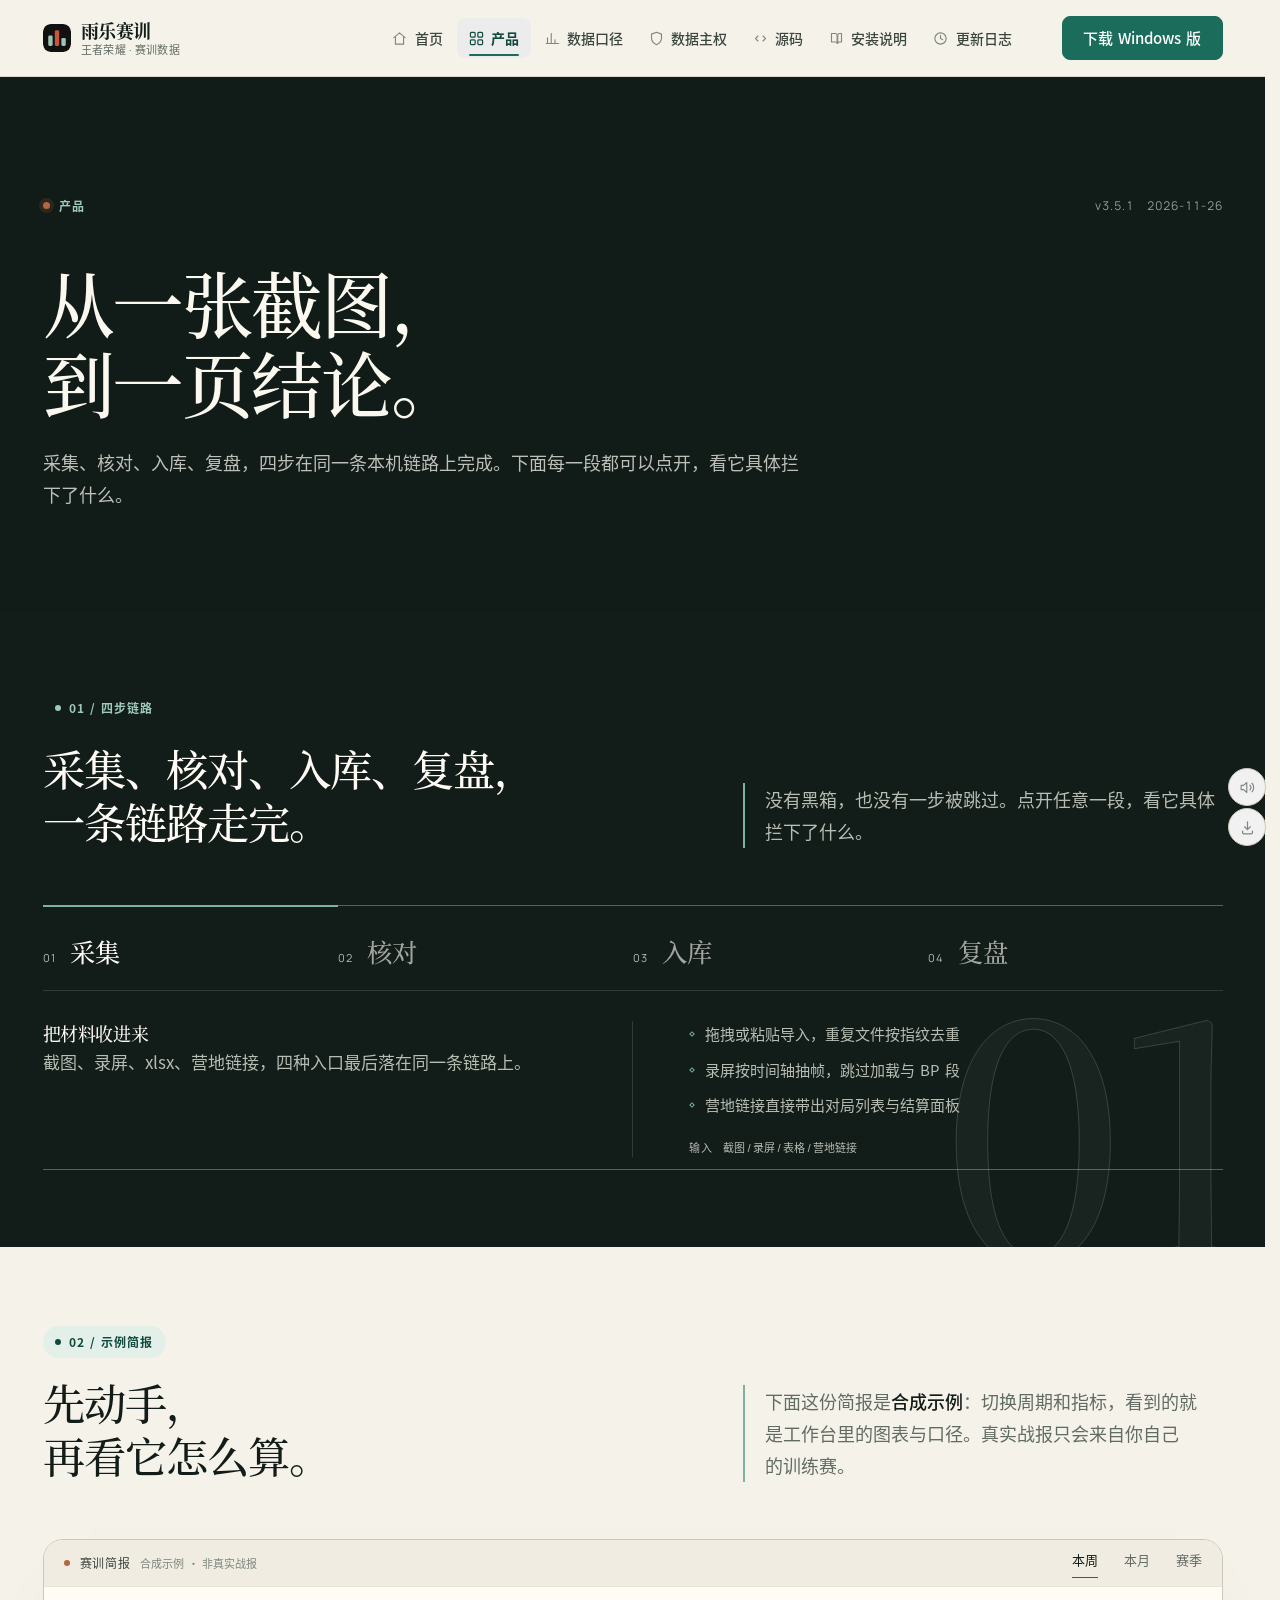
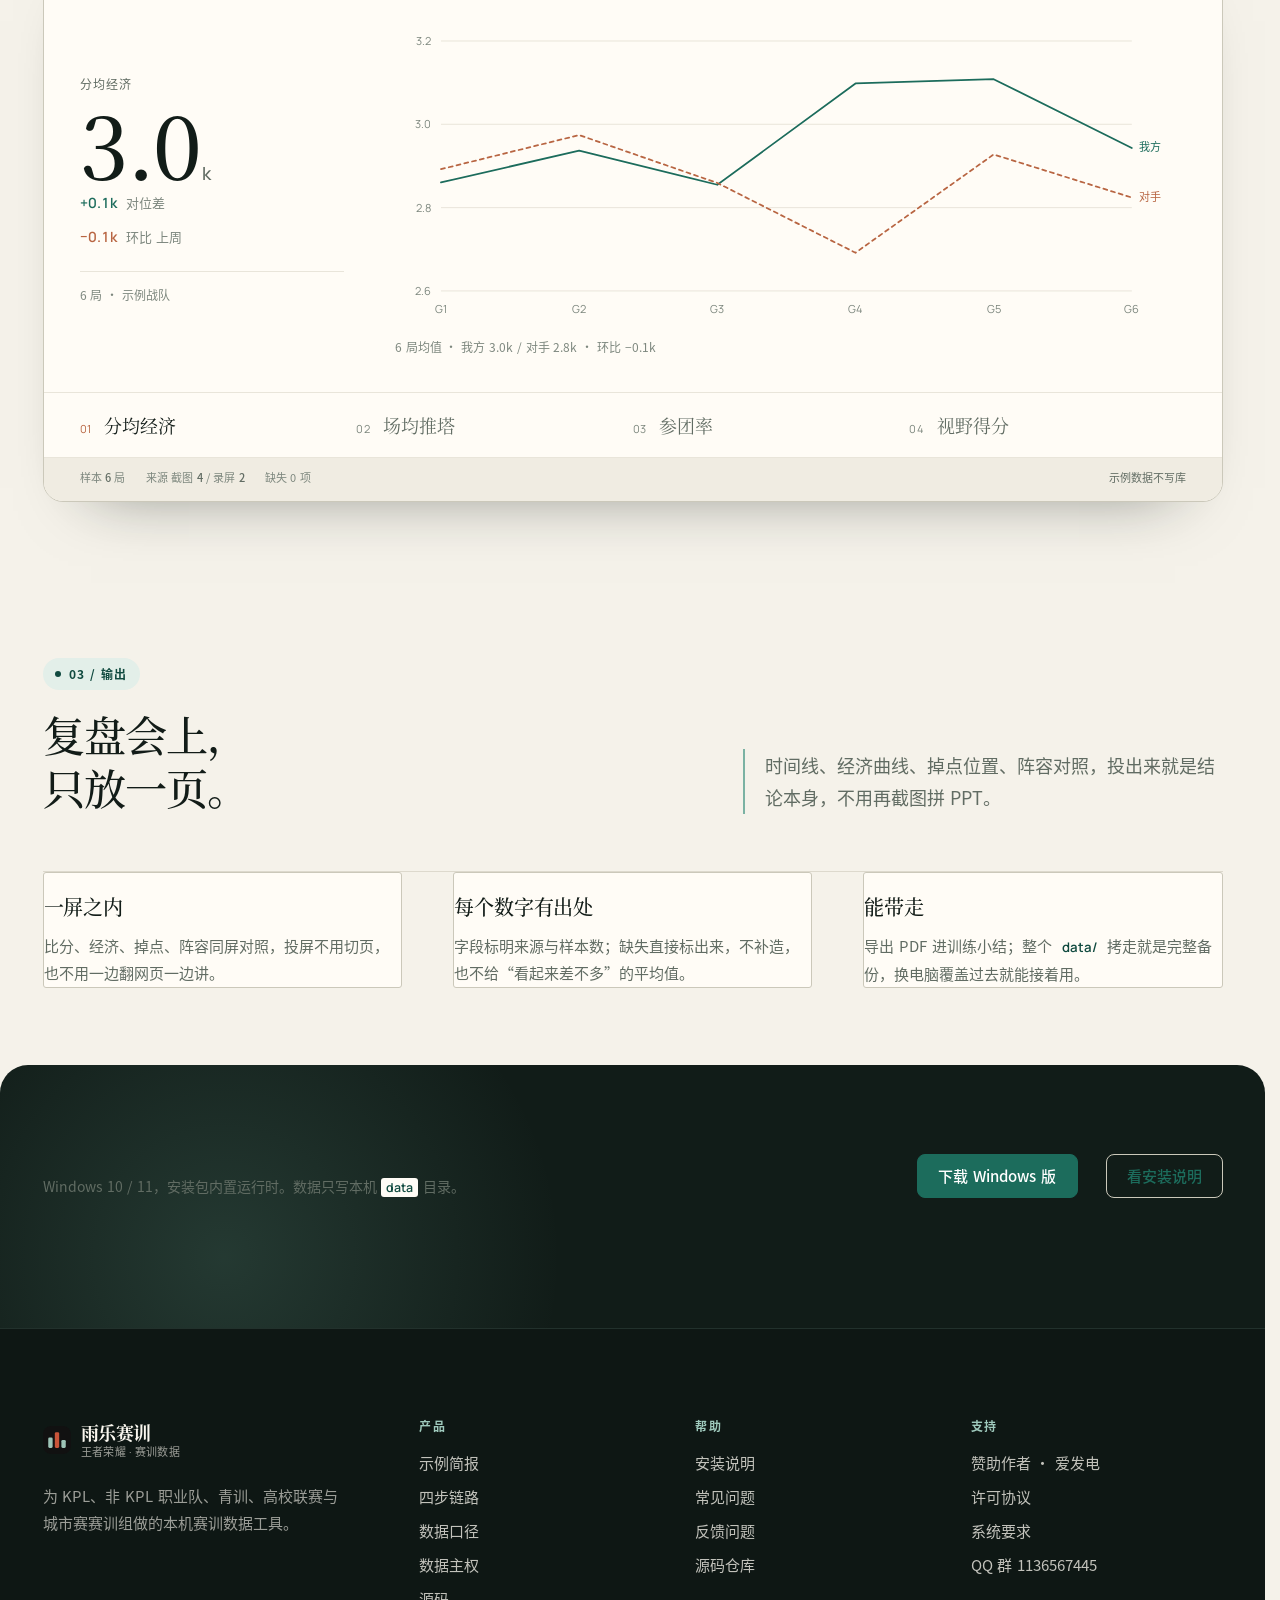
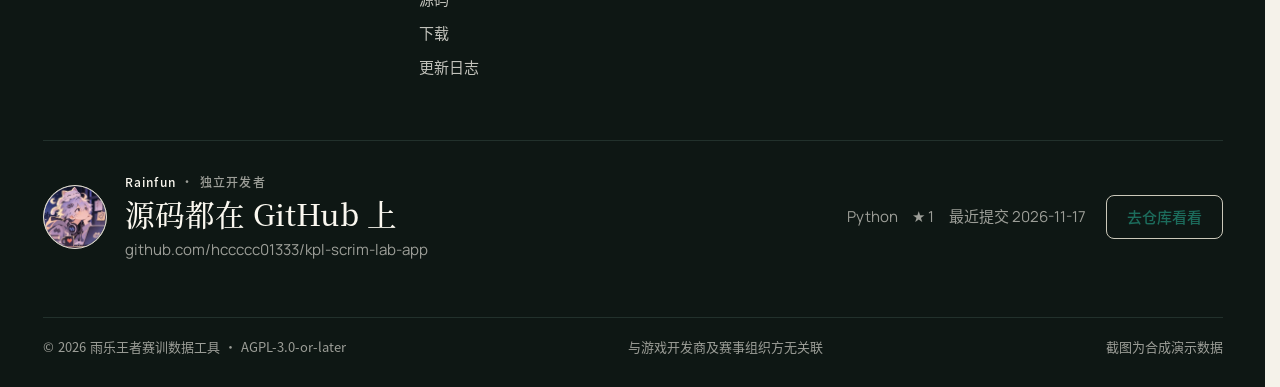
<file: product.html>
<!doctype html>
<html lang="zh-CN">
<head>
<meta charset="utf-8">
<meta name="viewport" content="width=device-width, initial-scale=1">
<meta name="text-scale" content="scale">
<title>产品 — 雨乐王者赛训数据工具</title>
<meta property="og:type" content="website">
<meta property="og:site_name" content="雨乐王者赛训数据工具">
<meta property="og:title" content="产品 — 雨乐赛训">
<meta property="og:description" content="采集、核对、入库、复盘四步在同一条本机链路上完成。截图 / 录屏 / 表格 / 营地链接统一入库，每个数字标明来源。">
<meta property="og:image" content="https://hccccc01333.github.io/kpl-scrim-lab-site/assets/img/v3-hero.png">
<meta property="og:image:width" content="1600">
<meta property="og:image:height" content="1000">
<meta property="og:url" content="https://hccccc01333.github.io/kpl-scrim-lab-site/product.html">
<meta name="twitter:card" content="summary_large_image">
<meta name="description" content="采集、核对、入库、复盘四步链路：截图 / 录屏 / 表格 / 营地链接统一入库，每个数字标明来源，复盘会一页讲完。">
<meta name="theme-color" content="#fafafa">
<link rel="canonical" href="https://hccccc01333.github.io/kpl-scrim-lab-site/product.html">
<link rel="icon" href="data:image/svg+xml,%3Csvg xmlns='http://www.w3.org/2000/svg' viewBox='0 0 32 32'%3E%3Crect width='32' height='32' rx='8' fill='%23111a16'/%3E%3Crect x='6' y='13' width='5' height='12' rx='1.5' fill='%239dc4b7'/%3E%3Crect x='13.5' y='7' width='5' height='18' rx='1.5' fill='%23c9553a'/%3E%3Crect x='21' y='16' width='5' height='9' rx='1.5' fill='%239dc4b7'/%3E%3C/svg%3E">
<link rel="preload" href="assets/manrope.woff2" as="font" type="font/woff2" crossorigin>
<link rel="preload" href="assets/noto-serif-sc-medium.woff2" as="font" type="font/woff2" crossorigin>
<link rel="stylesheet" href="assets/style.css?v=3f2914a919">
<link rel="stylesheet" href="assets/v6.css?v=3f2914a919">
<link rel="stylesheet" href="assets/v14.css?v=3f2914a919">
<link rel="stylesheet" href="assets/v21.css?v=3f2914a919">
<link rel="alternate" type="application/rss+xml" title="雨乐王者赛训数据工具 · 更新日志" href="feed.xml">
<script>document.documentElement.classList.add('js');</script>
<script src="assets/site.js?v=3f2914a919" defer></script>
<script type="application/ld+json">
{
  "@context": "https://schema.org",
  "@type": "WebPage",
  "name": "产品 — 雨乐赛训",
  "description": "采集、核对、入库、复盘四步在同一条本机链路上完成。截图 / 录屏 / 表格 / 营地链接统一入库，每个数字标明来源。",
  "url": "https://hccccc01333.github.io/kpl-scrim-lab-site/product.html",
  "inLanguage": "zh-CN",
  "isPartOf": {
    "@type": "WebSite",
    "name": "雨乐王者赛训数据工具",
    "url": "https://hccccc01333.github.io/kpl-scrim-lab-site/",
    "publisher": {
      "@type": "Person",
      "name": "Rainfun"
    }
  }
}
</script>
</head>
<body class="pg-product">

<a class="skip" href="#main">跳到主要内容</a>

<header class="topbar">
  <div class="shell topbar-inner">
    <a class="brand" href="index.html" aria-label="雨乐赛训 首页">
      <span class="brand-mark" aria-hidden="true">
        <svg viewBox="0 0 32 32"><rect width="32" height="32" rx="8" fill="#111a16"/><rect x="6" y="13" width="5" height="12" rx="1.5" fill="#9dc4b7"/><rect x="13.5" y="7" width="5" height="18" rx="1.5" fill="#c9553a"/><rect x="21" y="16" width="5" height="9" rx="1.5" fill="#9dc4b7"/></svg>
      </span>
      <span class="brand-text">
        <span class="brand-name">雨乐赛训</span>
        <span class="brand-sub">王者荣耀 · 赛训数据</span>
      </span>
    </a>
    <nav class="topnav" aria-label="主导航">
      <a href="index.html">首页</a>
      <a href="product.html" aria-current="page">产品</a>
      <a href="metrics.html">数据口径</a>
      <a href="privacy.html">数据主权</a>
      <a href="opensource.html">源码</a>
      <a href="guide.html">安装说明</a>
      <a href="changelog.html">更新日志</a>
    </nav>
    <div class="topbar-cta">
      <a class="btn btn--primary" href="download.html">下载 Windows 版</a>
      <button class="nav-toggle" type="button" aria-label="打开菜单" aria-expanded="false" aria-controls="site-menu">
        <svg viewBox="0 0 24 24" fill="none" stroke="currentColor" stroke-width="1.6" stroke-linecap="round" aria-hidden="true"><path d="M4 7h16M4 12h16M4 17h16"/></svg>
      </button>
    </div>
  </div>
</header>

<dialog class="menu" id="site-menu" aria-labelledby="menu-title">
  <div class="menu-inner">
    <div class="menu-top">
      <span class="menu-title" id="menu-title">导航</span>
      <button class="menu-close" type="button" aria-label="关闭菜单" autofocus>
        <svg viewBox="0 0 24 24" fill="none" stroke="currentColor" stroke-width="1.8" stroke-linecap="round" aria-hidden="true"><path d="m6 6 12 12M18 6 6 18"/></svg>
      </button>
    </div>
    <nav class="menu-nav" aria-label="站点导航">
      <a href="index.html">首页<span>01</span></a>
      <a href="product.html">产品<span>02</span></a>
      <a href="metrics.html">数据口径<span>03</span></a>
      <a href="privacy.html">数据主权<span>04</span></a>
      <a href="opensource.html">源码<span>04</span></a>
      <a href="guide.html">安装说明<span>05</span></a>
      <a href="changelog.html">更新日志<span>06</span></a>
    </nav>
    <div>
      <a class="btn btn--primary btn--block" href="download.html">下载 Windows 版</a>
      <p class="menu-foot">Windows 10 / 11 · 内置运行时 · 数据不出本机</p>
    </div>
  </div>
</dialog>

<main id="main" tabindex="-1">
  <section class="page-hero">
    <div class="shell">
      <div class="hero-masthead">
        <p class="hero-kicker"><i aria-hidden="true"></i>产品</p>
        <p class="hero-edition">v3.5.1　2026-11-26</p>
      </div>

      <h1 class="page-title">从一张截图，<br>到一页结论。</h1>
      <p class="page-lede">采集、核对、入库、复盘，四步在同一条本机链路上完成。下面每一段都可以点开，看它具体拦下了什么。</p>
    </div>
  </section>
<section class="section section--deep" id="process" aria-labelledby="process-title">
  <span class="board-ghost" aria-hidden="true" data-board-ghost>01</span>
  <div class="shell">
    <header class="sec-head">
      <div class="sec-head-main">
        <span class="sec-index">01 / 四步链路</span>
        <h2 id="process-title">采集、核对、入库、复盘，<br>一条链路走完。</h2>
      </div>
      <p class="sec-intro">没有黑箱，也没有一步被跳过。点开任意一段，看它具体拦下了什么。</p>
    </header>

    <div class="board" data-board>
      <div class="board-tabs" aria-label="四步链路">
        <span class="board-indicator" aria-hidden="true"></span>
        <button class="board-tab is-open" type="button" id="board-tab-01" aria-expanded="true" aria-controls="board-panel-01">
          <span class="tab-no">01</span>
          <span class="tab-name">采集</span>
        </button>
        <button class="board-tab" type="button" id="board-tab-02" aria-expanded="false" aria-controls="board-panel-02">
          <span class="tab-no">02</span>
          <span class="tab-name">核对</span>
        </button>
        <button class="board-tab" type="button" id="board-tab-03" aria-expanded="false" aria-controls="board-panel-03">
          <span class="tab-no">03</span>
          <span class="tab-name">入库</span>
        </button>
        <button class="board-tab" type="button" id="board-tab-04" aria-expanded="false" aria-controls="board-panel-04">
          <span class="tab-no">04</span>
          <span class="tab-name">复盘</span>
        </button>
      </div>
      <div class="board-panels">
        <div class="board-panel is-open" id="board-panel-01" role="region" aria-labelledby="board-tab-01">
          <div class="board-inner">
            <div class="board-col">
              <h3>把材料收进来</h3>
              <p class="board-lead">截图、录屏、xlsx、营地链接，四种入口最后落在同一条链路上。</p>
            </div>
            <div class="board-col board-col--b">
              <ul class="board-list">
                  <li>拖拽或粘贴导入，重复文件按指纹去重</li>
                  <li>录屏按时间轴抽帧，跳过加载与 BP 段</li>
                  <li>营地链接直接带出对局列表与结算面板</li>
              </ul>
              <p class="board-meta"><span>输入</span>截图 / 录屏 / 表格 / 营地链接</p>
            </div>
          </div>
        </div>
        <div class="board-panel" id="board-panel-02" role="region" aria-labelledby="board-tab-02">
          <div class="board-inner">
            <div class="board-col">
              <h3>先给人看，再入库</h3>
              <p class="board-lead">识别结果一律是候选值。名字、英雄、经济对不上时，停下来问你。</p>
            <blockquote class="board-quote">身份冲突不会被一次误识别静默覆盖。</blockquote>
            </div>
            <div class="board-col board-col--b">
              <ul class="board-list">
                  <li>同一选手的多个营地昵称合成一个 ID</li>
                  <li>低置信度字段单独列出，可批量确认</li>
                  <li>改过的值留痕，不会静默覆盖原文</li>
              </ul>
              <p class="board-meta"><span>拦截</span>身份冲突 / 低置信度 / 重复对局</p>
            </div>
          </div>
        </div>
        <div class="board-panel" id="board-panel-03" role="region" aria-labelledby="board-tab-03">
          <div class="board-inner">
            <div class="board-col">
              <h3>每个数字带出处</h3>
              <p class="board-lead">写入前过一遍字段契约；缺失就写缺失，不补造。</p>
            </div>
            <div class="board-col board-col--b">
              <ul class="board-list">
                  <li>字段标明来源：截图 / 录屏 / 表格 / 营地</li>
                  <li>同一指标带样本数，样本不足直接标注</li>
                  <li><code>data/</code> 目录就是数据库，拷走即备份</li>
              </ul>
              <p class="board-meta"><span>校验</span>字段契约 / 样本数 / 缺失标记</p>
            </div>
          </div>
        </div>
        <div class="board-panel" id="board-panel-04" role="region" aria-labelledby="board-tab-04">
          <div class="board-inner">
            <div class="board-col">
              <h3>把一局讲成一页</h3>
              <p class="board-lead">时间线、经济曲线、掉点定位、阵容对照，投到同一屏就能开会。</p>
            </div>
            <div class="board-col board-col--b">
              <ul class="board-list">
                  <li>周期、对手、选手、英雄四个切口互相对照</li>
                  <li>阵容与 BP 顺序回放到具体分钟</li>
                  <li>导出 PDF 直接进训练小结</li>
              </ul>
              <p class="board-meta"><span>输出</span>一页看懂 / 周期对照 / PDF</p>
            </div>
          </div>
        </div>
      </div>
    </div>
  </div>
</section>

  

  <section class="section briefing" id="briefing" aria-labelledby="briefing-title">
  <div class="shell">
    <header class="sec-head">
      <div class="sec-head-main">
        <span class="sec-index">02 / 示例简报</span>
        <h2 id="briefing-title">先动手，<br>再看它怎么算。</h2>
      </div>
      <p class="sec-intro">下面这份简报是<strong>合成示例</strong>：切换周期和指标，看到的就是<span class="nb">工作台</span>里的图表与口径。真实战报只会来自你自己的<span class="nb">训练赛</span>。</p>
    </header>

    <div class="brief" data-brief>
      <div class="brief-chrome">
        <span class="brief-app"><i aria-hidden="true"></i>赛训简报<span>合成示例 · 非真实战报</span></span>
        <div class="brief-period" role="group" aria-label="时间范围">
          <input type="radio" name="brief-period" id="bp-week" value="week" checked><label for="bp-week">本周</label>
          <input type="radio" name="brief-period" id="bp-month" value="month"><label for="bp-month">本月</label>
          <input type="radio" name="brief-period" id="bp-season" value="season"><label for="bp-season">赛季</label>
        </div>
      </div>

      <div class="brief-main">
        <div class="brief-figure">
          <p class="brief-metric" data-kpi-label>分均经济</p>
          <p class="brief-value"><b data-kpi-main>—</b><span data-kpi-unit>k</span></p>
          <p class="brief-delta"><b data-kpi-gap>—</b><span>对位差</span></p>
          <p class="brief-delta"><b data-kpi-trend>—</b><span>环比 <span data-kpi-prev>上周</span></span></p>
          <p class="brief-sample"><span data-kpi-games>6</span> 局 · 示例战队</p>
        </div>

        <figure class="chart">
          <div class="chart-plot">
            <svg viewBox="0 0 760 300" role="img" aria-labelledby="chart-svg-title" data-chart-svg>
              <title id="chart-svg-title">分均经济走势示例</title>
            </svg>
            <div class="chart-tip" data-chart-tip hidden></div>
          </div>
          <figcaption class="chart-cap" data-chart-cap>合成示例数据，加载后显示走势。</figcaption>
        </figure>
      </div>

      <div class="brief-switch" role="group" aria-label="指标">
        <input type="radio" name="brief-metric" id="bm-gold" value="gold" checked><label for="bm-gold"><em>01</em><span>分均经济</span></label>
        <input type="radio" name="brief-metric" id="bm-tower" value="tower"><label for="bm-tower"><em>02</em><span>场均推塔</span></label>
        <input type="radio" name="brief-metric" id="bm-fight" value="fight"><label for="bm-fight"><em>03</em><span>参团率</span></label>
        <input type="radio" name="brief-metric" id="bm-vision" value="vision"><label for="bm-vision"><em>04</em><span>视野得分</span></label>
      </div>

      <p class=brief-foot>
        <span>样本 <b data-meta-games>6</b> 局</span>
        <span>来源 截图 <b data-meta-shots>4</b> / 录屏 <b data-meta-replay>2</b></span>
        <span>缺失 0 项</span>
        <span class=mono>示例数据不写库</span>
      </p>
    </div>
  </div>
</section>

  <section class="section">
    <div class="shell">
      <header class="sec-head">
        <div class="sec-head-main">
          <span class="sec-index">03 / 输出</span>
          <h2>复盘会上，<br>只放一页。</h2>
        </div>
        <p class="sec-intro">时间线、经济曲线、掉点位置、阵容对照，投出来就是结论本身，不用再截图拼 PPT。</p>
      </header>
      <div class="faq-grid">
        <article class="faq-cell">
          <h3>一屏之内</h3>
          <p>比分、经济、掉点、阵容同屏对照，投屏不用切页，也不用一边翻网页一边讲。</p>
        </article>
        <article class="faq-cell">
          <h3>每个数字有出处</h3>
          <p>字段标明来源与样本数；缺失直接标出来，不补造，也不给“看起来差不多”的平均值。</p>
        </article>
        <article class="faq-cell">
          <h3>能带走</h3>
          <p>导出 PDF 进训练小结；整个 <code>data/</code> 拷走就是完整备份，换电脑覆盖过去就能接着用。</p>
        </article>
      </div>
    </div>
  </section>
  <section class="section page-tail">
    <div class="shell page-tail-inner">
      <p class="page-tail-text">Windows 10 / 11，安装包内置运行时。<span class="nb">数据</span>只写本机 <code>data</code> 目录。</p>
      <div class="page-tail-actions">
        <a class="btn btn--primary" href="download.html">下载 Windows 版</a>
        <a class="btn btn--ghost" href="guide.html">看安装说明</a>
      </div>
    </div>
  </section>
</main>

<footer class="footer">
  <div class="shell">
    <div class="footer-grid">
      <div class="footer-brand">
        <a class="brand" href="index.html">
          <span class="brand-mark" aria-hidden="true">
            <svg viewBox="0 0 32 32"><rect width="32" height="32" rx="8" fill="#111a16"/><rect x="6" y="13" width="5" height="12" rx="1.5" fill="#9dc4b7"/><rect x="13.5" y="7" width="5" height="18" rx="1.5" fill="#c9553a"/><rect x="21" y="16" width="5" height="9" rx="1.5" fill="#9dc4b7"/></svg>
          </span>
          <span class="brand-text">
            <span class="brand-name">雨乐赛训</span>
            <span class="brand-sub">王者荣耀 · 赛训数据</span>
          </span>
        </a>
        <p>为 KPL、非 KPL 职业队、青训、高校联赛与城市赛赛训组做的本机赛训数据工具。</p>
      </div>
      <nav class="footer-col" aria-label="产品">
        <h2>产品</h2>
        <a href="product.html">示例简报</a>
        <a href="product.html">四步链路</a>
        <a href="metrics.html">数据口径</a>
        <a href="privacy.html">数据主权</a>
        <a href="opensource.html">源码</a>
        <a href="download.html">下载</a>
        <a href="changelog.html">更新日志</a>
      </nav>
      <nav class="footer-col" aria-label="帮助">
        <h2>帮助</h2>
        <a href="guide.html">安装说明</a>
        <a href="guide.html#faq">常见问题</a>
        <a href="https://github.com/hccccc01333/kpl-scrim-lab-app/issues">反馈问题</a>
        <a href="https://github.com/hccccc01333/kpl-scrim-lab-app">源码仓库</a>
      </nav>
      <nav class="footer-col" aria-label="支持">
        <h2>支持</h2>
        <a href="https://afdian.com/a/kplscrim" target="_blank" rel="noopener">赞助作者 · 爱发电</a>
        <a href="https://github.com/hccccc01333/kpl-scrim-lab-app/blob/main/LICENSE">许可协议</a>
        <a href="download.html">系统要求</a>
        <button class="footer-link-btn" type="button" data-copy="1136567445" data-copied="已复制群号">QQ 群 1136567445</button>
      </nav>
    </div>
    <div class="footer-gh">
      <div class="footer-gh-main">
        <img class="footer-gh-avatar" src="assets/img/avatar-rainfun.webp?v=3f2914a919" alt="Rainfun 的头像" width="64" height="64">
        <div>
          <p class="footer-gh-kicker"><b>Rainfun</b> · 独立开发者</p>
          <p class="footer-gh-title"><a href="https://github.com/hccccc01333/kpl-scrim-lab-app">源码都在 GitHub 上</a></p>
          <p class="footer-gh-repo">github.com/hccccc01333/kpl-scrim-lab-app</p>
        </div>
      </div>
      <div class="footer-gh-side">
        <p class="footer-gh-meta"><span>Python</span><span>★ 1</span><span>最近提交 2026-11-17</span></p>
        <a class="btn btn--ghost" href="https://github.com/hccccc01333/kpl-scrim-lab-app">去仓库看看 </a>
      </div>
    </div>
    <div class="footer-legal">
      <span>© 2026 雨乐王者赛训数据工具 · AGPL-3.0-or-later</span>
      <span>与游戏开发商及赛事组织方无关联</span>
      <span>截图为合成演示数据</span>
    </div>
  </div>
</footer>

</body>
</html>
</file>
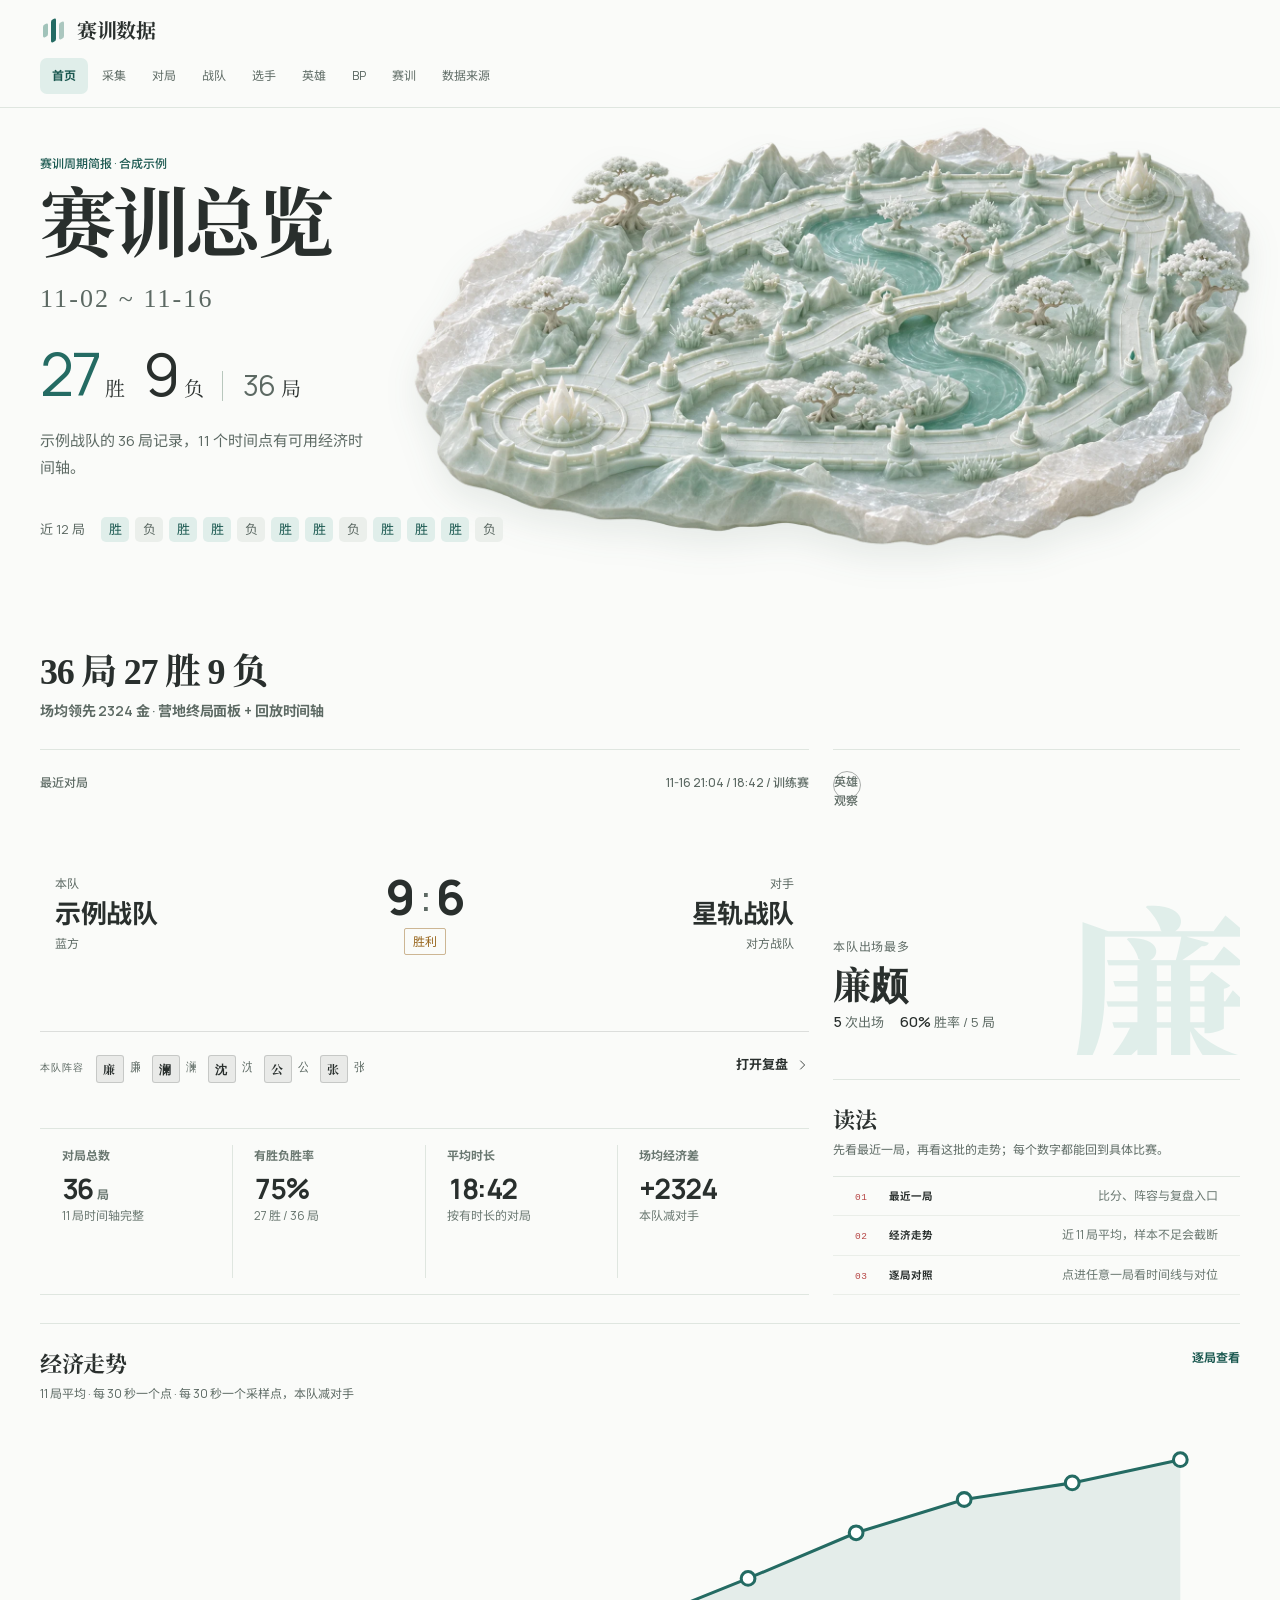
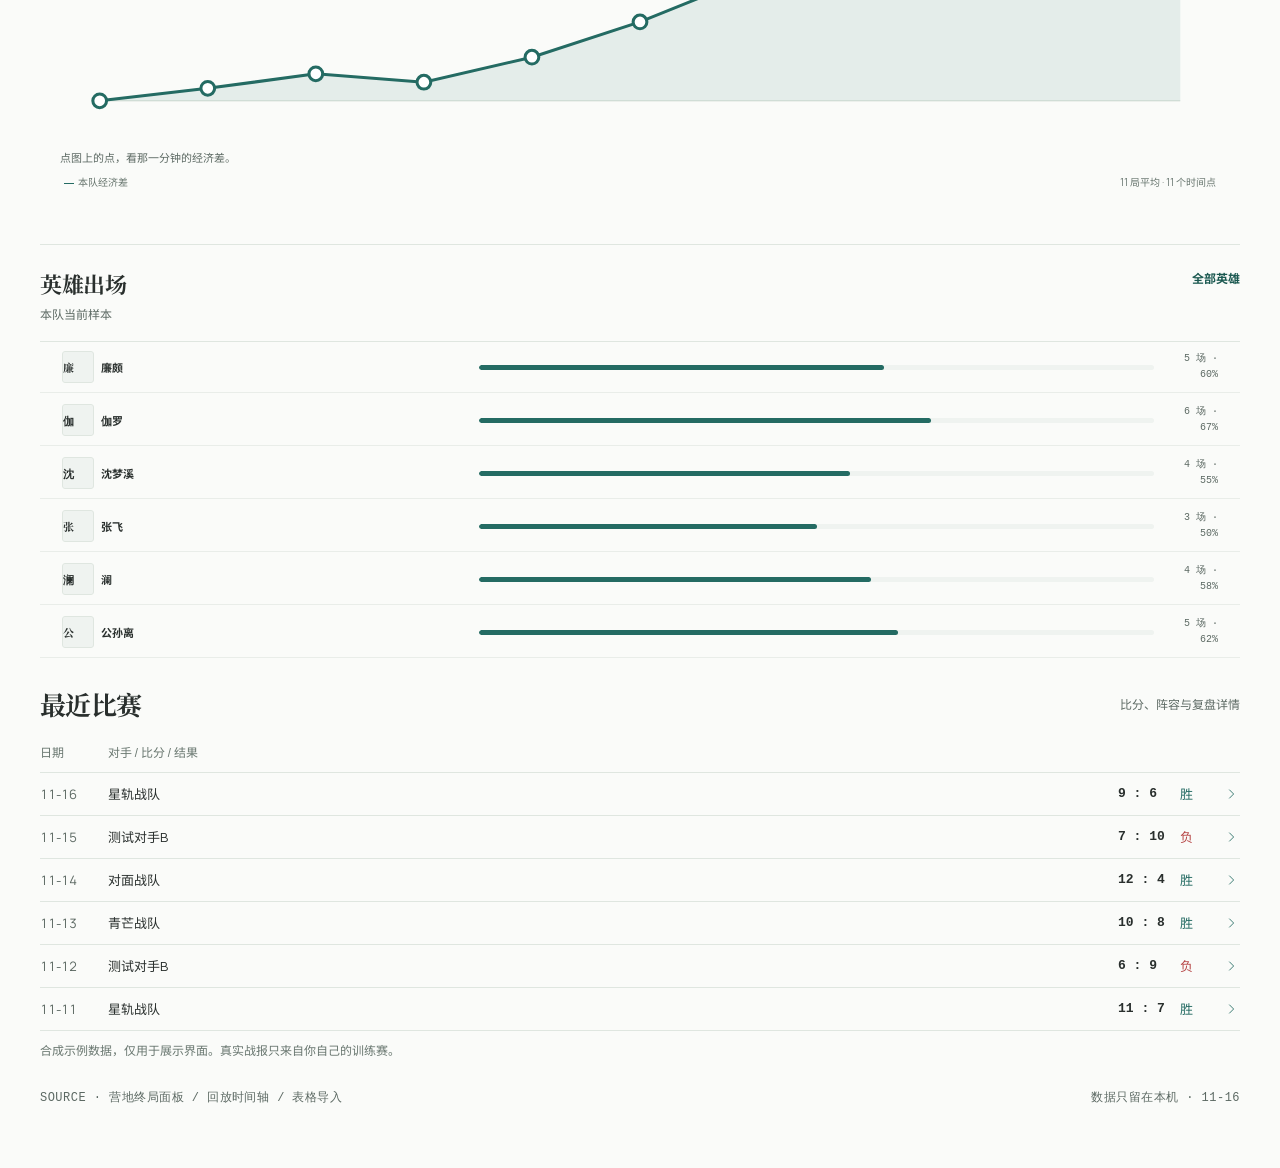
<file: workbench-demo.html>
<!doctype html>
<html lang="zh-CN" data-theme="light">
<head>
<meta charset="utf-8"/>
<meta name="viewport" content="width=device-width, initial-scale=1"/>
<title>工作台界面演示（合成示例）</title>
<link rel="stylesheet" href="assets/index-DdXQlq82.css"/>
<style>
/* 让工作台界面适配演示容器：解除 Electron 固定高度与最小宽度 */
html, body, #root { height: auto; min-width: 0; }
body { overflow: auto; min-width: 0; }
.workspace { overflow: visible; }
.celadon-art { max-inline-size: 72%; }
.page.celadon-client-home { gap: 28px; }
.client-top-nav { overflow: hidden; }
.client-top-link { pointer-events: none; }
.celadon-result, .ov-point { pointer-events: auto; cursor: pointer; }
.celadon-result { border: 0; }
.ov-point { fill: var(--paper); stroke: var(--accent); stroke-width: 2; }
.ov-point:hover { fill: var(--accent); }
 /* 键盘聚焦必须可见：保留 fill 变化并加一圈高对比描边，不用 outline:none */
 .ov-point:focus-visible { fill: var(--accent); stroke: var(--ink); stroke-width: 3; }
.ov-point-readout { margin-top: 8px; color: var(--muted); font-size: 11px; min-height: 1.4em; }
.ov-area { fill: color-mix(in srgb, var(--accent) 10%, transparent); }
.ov-line { fill: none; stroke: var(--accent); stroke-width: 2; }
.ov-grid { stroke: var(--line); }
.celadon-recent-row > span.is-win { color: var(--accent); }
.celadon-recent-row > span.is-loss { color: var(--coral); }
.celadon-recent-row b { font-family: var(--mono); }
@media (max-width: 900px) {
  .celadon-cover-copy { inline-size: 100%; }
}
</style>
</head>
<body>
<section class="wb-app" data-game-panel="0" >
  <header class="titlebar">
    <div class="titlebar-brand"><span class="brand-mark"><i></i><i></i><i></i></span>
      <span class="brand-copy"><strong>赛训数据</strong></span></div>
    <nav class="client-top-nav">
      <a class="client-top-link is-active">首页</a><a class="client-top-link">采集</a>
      <a class="client-top-link">对局</a><a class="client-top-link">战队</a>
      <a class="client-top-link">选手</a><a class="client-top-link">英雄</a>
      <a class="client-top-link">BP</a><a class="client-top-link">赛训</a>
      <a class="client-top-link">数据来源</a>
    </nav>
  </header>
  <main class="workspace"><div class="page celadon-client-home">
    <section class="celadon-cover">
      <img class="celadon-art" src="assets/celadon-valley-C2Nn-Jjl.webp" alt="" width="1756" height="896"/>
      <div class="celadon-cover-copy">
        <p class="client-demo-badge">赛训周期简报 · 合成示例</p>
        <h1>赛训总览</h1>
        <p class="celadon-date">11-02 ~ 11-16</p>
        <div class="celadon-record">
          <span><b>27</b><small>胜</small></span>
          <span><b>9</b><small>负</small></span>
          <span class="celadon-game-count"><b>36</b><small>局</small></span>
        </div>
        <p class="celadon-cover-note">示例战队的 36 局记录，11 个时间点有可用经济时间轴。</p>
      </div>
      <div class="celadon-results"><span>近 12 局</span><div><button type="button" class="celadon-result is-win" data-game-chip="0" aria-label="第 1 局，胜，点击查看">胜</button><button type="button" class="celadon-result is-loss" data-game-chip="1" aria-label="第 2 局，负，点击查看">负</button><button type="button" class="celadon-result is-win" data-game-chip="2" aria-label="第 3 局，胜，点击查看">胜</button><button type="button" class="celadon-result is-win" data-game-chip="3" aria-label="第 4 局，胜，点击查看">胜</button><button type="button" class="celadon-result is-loss" data-game-chip="4" aria-label="第 5 局，负，点击查看">负</button><button type="button" class="celadon-result is-win" data-game-chip="5" aria-label="第 6 局，胜，点击查看">胜</button><button type="button" class="celadon-result is-win" data-game-chip="6" aria-label="第 7 局，胜，点击查看">胜</button><button type="button" class="celadon-result is-loss" data-game-chip="7" aria-label="第 8 局，负，点击查看">负</button><button type="button" class="celadon-result is-win" data-game-chip="8" aria-label="第 9 局，胜，点击查看">胜</button><button type="button" class="celadon-result is-win" data-game-chip="9" aria-label="第 10 局，胜，点击查看">胜</button><button type="button" class="celadon-result is-win" data-game-chip="10" aria-label="第 11 局，胜，点击查看">胜</button><button type="button" class="celadon-result is-loss" data-game-chip="11" aria-label="第 12 局，负，点击查看">负</button></div></div>
    </section>

    <div class="page-header">
      <div><h2 class="page-title">36 局 27 胜 9 负<em>场均领先 2324 金 · 营地终局面板 + 回放时间轴</em></h2></div>
    </div>

    <div class="overview-grid">
      <div class="overview-lead">
        <article class="ink-card latest-card">
          <div class="latest-top"><span class="ink-kicker">最近对局</span><span class="ink-meta">11-16 21:04 / 18:42 / 训练赛</span></div>
          <div class="latest-body">
            <div class="latest-side"><small>本队</small><b>示例战队</b><span>蓝方</span></div>
            <div class="latest-score"><b>9<span>:</span>6</b><small>胜利</small></div>
            <div class="latest-side is-away"><small>对手</small><b>星轨战队</b><span>对方战队</span></div>
          </div>
          <div class="latest-bottom"><div class="latest-lineup"><span>本队阵容</span><span class="hero-slot"><span class="portrait" aria-hidden="true">廉</span><small>廉颇</small></span><span class="hero-slot"><span class="portrait" aria-hidden="true">澜</span><small>澜</small></span><span class="hero-slot"><span class="portrait" aria-hidden="true">沈</span><small>沈梦溪</small></span><span class="hero-slot"><span class="portrait" aria-hidden="true">公</span><small>公孙离</small></span><span class="hero-slot"><span class="portrait" aria-hidden="true">张</span><small>张飞</small></span></div>
            <span class="latest-link">打开复盘 <svg viewBox="0 0 16 16"><path d="M6 3l5 5-5 5" fill="none" stroke="currentColor"/></svg></span></div>
        </article>
        <div class="ledger" role="group" aria-label="本期指标">
          <div class="ledger-item"><span class="ledger-label">对局总数</span><span class="ledger-value" data-role="matches">36<small>局</small></span><span class="ledger-note">11 局时间轴完整</span></div>
          <div class="ledger-item"><span class="ledger-label">有胜负胜率</span><span class="ledger-value" data-role="wr">75%</span><span class="ledger-note">27 胜 / 36 局</span></div>
          <div class="ledger-item"><span class="ledger-label">平均时长</span><span class="ledger-value" data-role="dur">18:42</span><span class="ledger-note">按有时长的对局</span></div>
          <div class="ledger-item"><span class="ledger-label">场均经济差</span><span class="ledger-value" data-role="econ">+2324</span><span class="ledger-note">本队减对手</span></div>
        </div>
      </div>
      <div class="overview-side">
        <article class="ink-card hero-watch">
          <span class="hero-watch-glyph" aria-hidden="true">廉</span>
          <div class="hero-watch-head"><span class="ink-kicker">英雄观察</span></div>
          <div class="hero-watch-body"><small>本队出场最多</small><h2 data-role="hero">廉颇</h2>
            <div class="hero-watch-stats"><span><b data-role="picks">5</b>次出场</span><span><b data-role="hwr">60%</b>胜率 / 5 局</span></div>
          </div>
        </article>
        <section class="card">
          <div class="card-head"><div><h2 class="card-title">读法</h2><div class="card-sub">先看最近一局，再看这批的走势；每个数字都能回到具体比赛。</div></div></div>
          <div class="overview-note">
            <div class="overview-note-row"><b>01</b><span>最近一局</span><small>比分、阵容与复盘入口</small></div>
            <div class="overview-note-row"><b>02</b><span>经济走势</span><small>近 11 局平均，样本不足会截断</small></div>
            <div class="overview-note-row"><b>03</b><span>逐局对照</span><small>点进任意一局看时间线与对位</small></div>
          </div>
        </section>
      </div>
    </div>

    <div class="overview-analysis">
      <section class="card">
        <div class="card-head"><div><h2 class="card-title">经济走势</h2><div class="card-sub">11 局平均 · 每 30 秒一个点 · 每 30 秒一个采样点，本队减对手</div></div>
          <span class="card-link">逐局查看</span></div>
        <div class="economy-chart"><div class="chart-wrap">
          <svg viewBox="0 0 760 210" role="img" aria-label="本队经济差曲线（合成示例）">
      <line class="ov-grid" x1="26" y1="184.0" x2="734" y2="184.0"/>
      <path class="ov-area" d="M26.0,184.0 L96.8,175.8 L167.6,166.3 L238.4,171.8 L309.2,155.4 L380.0,132.3 L450.8,103.8 L521.6,73.9 L592.4,52.1 L663.2,41.2 L734.0,26.0 L734.0,184.0 L26.0,184.0 Z"/>
      <path class="ov-line" d="M26.0,184.0 L96.8,175.8 L167.6,166.3 L238.4,171.8 L309.2,155.4 L380.0,132.3 L450.8,103.8 L521.6,73.9 L592.4,52.1 L663.2,41.2 L734.0,26.0"/>
      <circle class="ov-point" data-i="0" cx="26.0" cy="184.0" r="4.5" tabindex="0" role="button" aria-label="第 0 秒，经济差 0"/><circle class="ov-point" data-i="1" cx="96.8" cy="175.8" r="4.5" tabindex="0" role="button" aria-label="第 30 秒，经济差 120"/><circle class="ov-point" data-i="2" cx="167.6" cy="166.3" r="4.5" tabindex="0" role="button" aria-label="第 60 秒，经济差 260"/><circle class="ov-point" data-i="3" cx="238.4" cy="171.8" r="4.5" tabindex="0" role="button" aria-label="第 90 秒，经济差 180"/><circle class="ov-point" data-i="4" cx="309.2" cy="155.4" r="4.5" tabindex="0" role="button" aria-label="第 120 秒，经济差 420"/><circle class="ov-point" data-i="5" cx="380.0" cy="132.3" r="4.5" tabindex="0" role="button" aria-label="第 150 秒，经济差 760"/><circle class="ov-point" data-i="6" cx="450.8" cy="103.8" r="4.5" tabindex="0" role="button" aria-label="第 180 秒，经济差 1180"/><circle class="ov-point" data-i="7" cx="521.6" cy="73.9" r="4.5" tabindex="0" role="button" aria-label="第 210 秒，经济差 1620"/><circle class="ov-point" data-i="8" cx="592.4" cy="52.1" r="4.5" tabindex="0" role="button" aria-label="第 240 秒，经济差 1940"/><circle class="ov-point" data-i="9" cx="663.2" cy="41.2" r="4.5" tabindex="0" role="button" aria-label="第 270 秒，经济差 2100"/><circle class="ov-point" data-i="10" cx="734.0" cy="26.0" r="4.5" tabindex="0" role="button" aria-label="第 300 秒，经济差 2324"/>
    </svg>
          <p class="ov-point-readout" data-role="readout" aria-live="polite">点图上的点，看那一分钟的经济差。</p>
        </div>
        <div class="chart-foot"><span><i></i>本队经济差</span><span>11 局平均 · 11 个时间点</span></div></div>
      </section>
      <section class="card">
        <div class="card-head"><div><h2 class="card-title">英雄出场</h2><div class="card-sub">本队当前样本</div></div><span class="card-link">全部英雄</a></div>
        <div class="bar-list"><div class="bar-row"><span><span class="portrait" aria-hidden="true">廉</span> 廉颇</span><div class="meter"><i style="width:60%"></i></div><b>5 场 · 60%</b></div><div class="bar-row"><span><span class="portrait" aria-hidden="true">伽</span> 伽罗</span><div class="meter"><i style="width:67%"></i></div><b>6 场 · 67%</b></div><div class="bar-row"><span><span class="portrait" aria-hidden="true">沈</span> 沈梦溪</span><div class="meter"><i style="width:55%"></i></div><b>4 场 · 55%</b></div><div class="bar-row"><span><span class="portrait" aria-hidden="true">张</span> 张飞</span><div class="meter"><i style="width:50%"></i></div><b>3 场 · 50%</b></div><div class="bar-row"><span><span class="portrait" aria-hidden="true">澜</span> 澜</span><div class="meter"><i style="width:58%"></i></div><b>4 场 · 58%</b></div><div class="bar-row"><span><span class="portrait" aria-hidden="true">公</span> 公孙离</span><div class="meter"><i style="width:62%"></i></div><b>5 场 · 62%</b></div></div>
      </section>
    </div>

    <div class="overview-recent">
      <div class="celadon-section-head"><h2>最近比赛</h2><span>比分、阵容与复盘详情</span></div>
      <div class="celadon-recent-head"><span>日期</span><span>对手 / 比分 / 结果</span><span></span></div>
      <div class="celadon-recent-row"><time>11-16</time><span class="celadon-opponent">星轨战队</span><b>9 : 6</b><span class="is-win">胜</span><svg viewBox="0 0 16 16"><path d="M6 3l5 5-5 5" fill="none" stroke="currentColor"/></svg></div><div class="celadon-recent-row"><time>11-15</time><span class="celadon-opponent">测试对手B</span><b>7 : 10</b><span class="is-loss">负</span><svg viewBox="0 0 16 16"><path d="M6 3l5 5-5 5" fill="none" stroke="currentColor"/></svg></div><div class="celadon-recent-row"><time>11-14</time><span class="celadon-opponent">对面战队</span><b>12 : 4</b><span class="is-win">胜</span><svg viewBox="0 0 16 16"><path d="M6 3l5 5-5 5" fill="none" stroke="currentColor"/></svg></div><div class="celadon-recent-row"><time>11-13</time><span class="celadon-opponent">青芒战队</span><b>10 : 8</b><span class="is-win">胜</span><svg viewBox="0 0 16 16"><path d="M6 3l5 5-5 5" fill="none" stroke="currentColor"/></svg></div><div class="celadon-recent-row"><time>11-12</time><span class="celadon-opponent">测试对手B</span><b>6 : 9</b><span class="is-loss">负</span><svg viewBox="0 0 16 16"><path d="M6 3l5 5-5 5" fill="none" stroke="currentColor"/></svg></div><div class="celadon-recent-row"><time>11-11</time><span class="celadon-opponent">星轨战队</span><b>11 : 7</b><span class="is-win">胜</span><svg viewBox="0 0 16 16"><path d="M6 3l5 5-5 5" fill="none" stroke="currentColor"/></svg></div>
      <p class="celadon-source-note">合成示例数据，仅用于展示界面。真实战报只来自你自己的训练赛。</p>
    </div>
    <div class="overview-foot"><span>SOURCE · 营地终局面板 / 回放时间轴 / 表格导入</span><span>数据只留在本机 · 11-16</span></div>
  </div></main>
</section>
<section class="wb-app" data-game-panel="1" hidden>
  <header class="titlebar">
    <div class="titlebar-brand"><span class="brand-mark"><i></i><i></i><i></i></span>
      <span class="brand-copy"><strong>赛训数据</strong></span></div>
    <nav class="client-top-nav">
      <a class="client-top-link is-active">首页</a><a class="client-top-link">采集</a>
      <a class="client-top-link">对局</a><a class="client-top-link">战队</a>
      <a class="client-top-link">选手</a><a class="client-top-link">英雄</a>
      <a class="client-top-link">BP</a><a class="client-top-link">赛训</a>
      <a class="client-top-link">数据来源</a>
    </nav>
  </header>
  <main class="workspace"><div class="page celadon-client-home">
    <section class="celadon-cover">
      <img class="celadon-art" src="assets/celadon-valley-C2Nn-Jjl.webp" alt="" width="1756" height="896"/>
      <div class="celadon-cover-copy">
        <p class="client-demo-badge">赛训周期简报 · 合成示例</p>
        <h1>赛训总览</h1>
        <p class="celadon-date">11-02 ~ 11-16</p>
        <div class="celadon-record">
          <span><b>24</b><small>胜</small></span>
          <span><b>12</b><small>负</small></span>
          <span class="celadon-game-count"><b>36</b><small>局</small></span>
        </div>
        <p class="celadon-cover-note">示例战队的 36 局记录，13 个时间点有可用经济时间轴。</p>
      </div>
      <div class="celadon-results"><span>近 12 局</span><div><button type="button" class="celadon-result is-win" data-game-chip="0" aria-label="第 1 局，胜，点击查看">胜</button><button type="button" class="celadon-result is-loss" data-game-chip="1" aria-label="第 2 局，负，点击查看">负</button><button type="button" class="celadon-result is-win" data-game-chip="2" aria-label="第 3 局，胜，点击查看">胜</button><button type="button" class="celadon-result is-win" data-game-chip="3" aria-label="第 4 局，胜，点击查看">胜</button><button type="button" class="celadon-result is-loss" data-game-chip="4" aria-label="第 5 局，负，点击查看">负</button><button type="button" class="celadon-result is-win" data-game-chip="5" aria-label="第 6 局，胜，点击查看">胜</button><button type="button" class="celadon-result is-win" data-game-chip="6" aria-label="第 7 局，胜，点击查看">胜</button><button type="button" class="celadon-result is-loss" data-game-chip="7" aria-label="第 8 局，负，点击查看">负</button><button type="button" class="celadon-result is-win" data-game-chip="8" aria-label="第 9 局，胜，点击查看">胜</button><button type="button" class="celadon-result is-win" data-game-chip="9" aria-label="第 10 局，胜，点击查看">胜</button><button type="button" class="celadon-result is-win" data-game-chip="10" aria-label="第 11 局，胜，点击查看">胜</button><button type="button" class="celadon-result is-loss" data-game-chip="11" aria-label="第 12 局，负，点击查看">负</button></div></div>
    </section>

    <div class="page-header">
      <div><h2 class="page-title">36 局 24 胜 12 负<em>场均落后 1775 金 · 营地终局面板 + 回放时间轴</em></h2></div>
    </div>

    <div class="overview-grid">
      <div class="overview-lead">
        <article class="ink-card latest-card">
          <div class="latest-top"><span class="ink-kicker">最近对局</span><span class="ink-meta">11-16 21:04 / 18:42 / 训练赛</span></div>
          <div class="latest-body">
            <div class="latest-side"><small>本队</small><b>示例战队</b><span>红方</span></div>
            <div class="latest-score"><b>7<span>:</span>10</b><small>失利</small></div>
            <div class="latest-side is-away"><small>对手</small><b>测试对手B</b><span>对方战队</span></div>
          </div>
          <div class="latest-bottom"><div class="latest-lineup"><span>本队阵容</span><span class="hero-slot"><span class="portrait" aria-hidden="true">猪</span><small>猪八戒</small></span><span class="hero-slot"><span class="portrait" aria-hidden="true">妲</span><small>妲己</small></span><span class="hero-slot"><span class="portrait" aria-hidden="true">孙</span><small>孙权</small></span><span class="hero-slot"><span class="portrait" aria-hidden="true">阿</span><small>阿轲</small></span><span class="hero-slot"><span class="portrait" aria-hidden="true">赵</span><small>赵怀真</small></span></div>
            <span class="latest-link">打开复盘 <svg viewBox="0 0 16 16"><path d="M6 3l5 5-5 5" fill="none" stroke="currentColor"/></svg></span></div>
        </article>
        <div class="ledger" role="group" aria-label="本期指标">
          <div class="ledger-item"><span class="ledger-label">对局总数</span><span class="ledger-value" data-role="matches">36<small>局</small></span><span class="ledger-note">13 局时间轴完整</span></div>
          <div class="ledger-item"><span class="ledger-label">有胜负胜率</span><span class="ledger-value" data-role="wr">67%</span><span class="ledger-note">24 胜 / 36 局</span></div>
          <div class="ledger-item"><span class="ledger-label">平均时长</span><span class="ledger-value" data-role="dur">21:08</span><span class="ledger-note">按有时长的对局</span></div>
          <div class="ledger-item"><span class="ledger-label">场均经济差</span><span class="ledger-value" data-role="econ">-1775</span><span class="ledger-note">本队减对手</span></div>
        </div>
      </div>
      <div class="overview-side">
        <article class="ink-card hero-watch">
          <span class="hero-watch-glyph" aria-hidden="true">猪</span>
          <div class="hero-watch-head"><span class="ink-kicker">英雄观察</span></div>
          <div class="hero-watch-body"><small>本队出场最多</small><h2 data-role="hero">猪八戒</h2>
            <div class="hero-watch-stats"><span><b data-role="picks">4</b>次出场</span><span><b data-role="hwr">50%</b>胜率 / 5 局</span></div>
          </div>
        </article>
        <section class="card">
          <div class="card-head"><div><h2 class="card-title">读法</h2><div class="card-sub">先看最近一局，再看这批的走势；每个数字都能回到具体比赛。</div></div></div>
          <div class="overview-note">
            <div class="overview-note-row"><b>01</b><span>最近一局</span><small>比分、阵容与复盘入口</small></div>
            <div class="overview-note-row"><b>02</b><span>经济走势</span><small>近 13 局平均，样本不足会截断</small></div>
            <div class="overview-note-row"><b>03</b><span>逐局对照</span><small>点进任意一局看时间线与对位</small></div>
          </div>
        </section>
      </div>
    </div>

    <div class="overview-analysis">
      <section class="card">
        <div class="card-head"><div><h2 class="card-title">经济走势</h2><div class="card-sub">13 局平均 · 每 30 秒一个点 · 每 30 秒一个采样点，本队减对手</div></div>
          <span class="card-link">逐局查看</span></div>
        <div class="economy-chart"><div class="chart-wrap">
          <svg viewBox="0 0 760 210" role="img" aria-label="本队经济差曲线（合成示例）">
      <line class="ov-grid" x1="26" y1="56.2" x2="734" y2="56.2"/>
      <path class="ov-area" d="M26.0,56.2 L85.0,66.3 L144.0,79.3 L203.0,74.9 L262.0,62.0 L321.0,43.3 L380.0,26.0 L439.0,37.5 L498.0,64.9 L557.0,102.3 L616.0,135.4 L675.0,164.2 L734.0,184.0 L734.0,56.2 L26.0,56.2 Z"/>
      <path class="ov-line" d="M26.0,56.2 L85.0,66.3 L144.0,79.3 L203.0,74.9 L262.0,62.0 L321.0,43.3 L380.0,26.0 L439.0,37.5 L498.0,64.9 L557.0,102.3 L616.0,135.4 L675.0,164.2 L734.0,184.0"/>
      <circle class="ov-point" data-i="0" cx="26.0" cy="56.2" r="4.5" tabindex="0" role="button" aria-label="第 0 秒，经济差 0"/><circle class="ov-point" data-i="1" cx="85.0" cy="66.3" r="4.5" tabindex="0" role="button" aria-label="第 30 秒，经济差 -140"/><circle class="ov-point" data-i="2" cx="144.0" cy="79.3" r="4.5" tabindex="0" role="button" aria-label="第 60 秒，经济差 -320"/><circle class="ov-point" data-i="3" cx="203.0" cy="74.9" r="4.5" tabindex="0" role="button" aria-label="第 90 秒，经济差 -260"/><circle class="ov-point" data-i="4" cx="262.0" cy="62.0" r="4.5" tabindex="0" role="button" aria-label="第 120 秒，经济差 -80"/><circle class="ov-point" data-i="5" cx="321.0" cy="43.3" r="4.5" tabindex="0" role="button" aria-label="第 150 秒，经济差 180"/><circle class="ov-point" data-i="6" cx="380.0" cy="26.0" r="4.5" tabindex="0" role="button" aria-label="第 180 秒，经济差 420"/><circle class="ov-point" data-i="7" cx="439.0" cy="37.5" r="4.5" tabindex="0" role="button" aria-label="第 210 秒，经济差 260"/><circle class="ov-point" data-i="8" cx="498.0" cy="64.9" r="4.5" tabindex="0" role="button" aria-label="第 240 秒，经济差 -120"/><circle class="ov-point" data-i="9" cx="557.0" cy="102.3" r="4.5" tabindex="0" role="button" aria-label="第 270 秒，经济差 -640"/><circle class="ov-point" data-i="10" cx="616.0" cy="135.4" r="4.5" tabindex="0" role="button" aria-label="第 300 秒，经济差 -1100"/><circle class="ov-point" data-i="11" cx="675.0" cy="164.2" r="4.5" tabindex="0" role="button" aria-label="第 330 秒，经济差 -1500"/><circle class="ov-point" data-i="12" cx="734.0" cy="184.0" r="4.5" tabindex="0" role="button" aria-label="第 360 秒，经济差 -1775"/>
    </svg>
          <p class="ov-point-readout" data-role="readout" aria-live="polite">点图上的点，看那一分钟的经济差。</p>
        </div>
        <div class="chart-foot"><span><i></i>本队经济差</span><span>13 局平均 · 13 个时间点</span></div></div>
      </section>
      <section class="card">
        <div class="card-head"><div><h2 class="card-title">英雄出场</h2><div class="card-sub">本队当前样本</div></div><span class="card-link">全部英雄</a></div>
        <div class="bar-list"><div class="bar-row"><span><span class="portrait" aria-hidden="true">廉</span> 廉颇</span><div class="meter"><i style="width:60%"></i></div><b>5 场 · 60%</b></div><div class="bar-row"><span><span class="portrait" aria-hidden="true">伽</span> 伽罗</span><div class="meter"><i style="width:67%"></i></div><b>6 场 · 67%</b></div><div class="bar-row"><span><span class="portrait" aria-hidden="true">沈</span> 沈梦溪</span><div class="meter"><i style="width:55%"></i></div><b>4 场 · 55%</b></div><div class="bar-row"><span><span class="portrait" aria-hidden="true">张</span> 张飞</span><div class="meter"><i style="width:50%"></i></div><b>3 场 · 50%</b></div><div class="bar-row"><span><span class="portrait" aria-hidden="true">澜</span> 澜</span><div class="meter"><i style="width:58%"></i></div><b>4 场 · 58%</b></div><div class="bar-row"><span><span class="portrait" aria-hidden="true">公</span> 公孙离</span><div class="meter"><i style="width:62%"></i></div><b>5 场 · 62%</b></div></div>
      </section>
    </div>

    <div class="overview-recent">
      <div class="celadon-section-head"><h2>最近比赛</h2><span>比分、阵容与复盘详情</span></div>
      <div class="celadon-recent-head"><span>日期</span><span>对手 / 比分 / 结果</span><span></span></div>
      <div class="celadon-recent-row"><time>11-16</time><span class="celadon-opponent">星轨战队</span><b>9 : 6</b><span class="is-win">胜</span><svg viewBox="0 0 16 16"><path d="M6 3l5 5-5 5" fill="none" stroke="currentColor"/></svg></div><div class="celadon-recent-row"><time>11-15</time><span class="celadon-opponent">测试对手B</span><b>7 : 10</b><span class="is-loss">负</span><svg viewBox="0 0 16 16"><path d="M6 3l5 5-5 5" fill="none" stroke="currentColor"/></svg></div><div class="celadon-recent-row"><time>11-14</time><span class="celadon-opponent">对面战队</span><b>12 : 4</b><span class="is-win">胜</span><svg viewBox="0 0 16 16"><path d="M6 3l5 5-5 5" fill="none" stroke="currentColor"/></svg></div><div class="celadon-recent-row"><time>11-13</time><span class="celadon-opponent">青芒战队</span><b>10 : 8</b><span class="is-win">胜</span><svg viewBox="0 0 16 16"><path d="M6 3l5 5-5 5" fill="none" stroke="currentColor"/></svg></div><div class="celadon-recent-row"><time>11-12</time><span class="celadon-opponent">测试对手B</span><b>6 : 9</b><span class="is-loss">负</span><svg viewBox="0 0 16 16"><path d="M6 3l5 5-5 5" fill="none" stroke="currentColor"/></svg></div><div class="celadon-recent-row"><time>11-11</time><span class="celadon-opponent">星轨战队</span><b>11 : 7</b><span class="is-win">胜</span><svg viewBox="0 0 16 16"><path d="M6 3l5 5-5 5" fill="none" stroke="currentColor"/></svg></div>
      <p class="celadon-source-note">合成示例数据，仅用于展示界面。真实战报只来自你自己的训练赛。</p>
    </div>
    <div class="overview-foot"><span>SOURCE · 营地终局面板 / 回放时间轴 / 表格导入</span><span>数据只留在本机 · 11-16</span></div>
  </div></main>
</section>
<section class="wb-app" data-game-panel="2" hidden>
  <header class="titlebar">
    <div class="titlebar-brand"><span class="brand-mark"><i></i><i></i><i></i></span>
      <span class="brand-copy"><strong>赛训数据</strong></span></div>
    <nav class="client-top-nav">
      <a class="client-top-link is-active">首页</a><a class="client-top-link">采集</a>
      <a class="client-top-link">对局</a><a class="client-top-link">战队</a>
      <a class="client-top-link">选手</a><a class="client-top-link">英雄</a>
      <a class="client-top-link">BP</a><a class="client-top-link">赛训</a>
      <a class="client-top-link">数据来源</a>
    </nav>
  </header>
  <main class="workspace"><div class="page celadon-client-home">
    <section class="celadon-cover">
      <img class="celadon-art" src="assets/celadon-valley-C2Nn-Jjl.webp" alt="" width="1756" height="896"/>
      <div class="celadon-cover-copy">
        <p class="client-demo-badge">赛训周期简报 · 合成示例</p>
        <h1>赛训总览</h1>
        <p class="celadon-date">11-02 ~ 11-16</p>
        <div class="celadon-record">
          <span><b>28</b><small>胜</small></span>
          <span><b>8</b><small>负</small></span>
          <span class="celadon-game-count"><b>36</b><small>局</small></span>
        </div>
        <p class="celadon-cover-note">示例战队的 36 局记录，11 个时间点有可用经济时间轴。</p>
      </div>
      <div class="celadon-results"><span>近 12 局</span><div><button type="button" class="celadon-result is-win" data-game-chip="0" aria-label="第 1 局，胜，点击查看">胜</button><button type="button" class="celadon-result is-loss" data-game-chip="1" aria-label="第 2 局，负，点击查看">负</button><button type="button" class="celadon-result is-win" data-game-chip="2" aria-label="第 3 局，胜，点击查看">胜</button><button type="button" class="celadon-result is-win" data-game-chip="3" aria-label="第 4 局，胜，点击查看">胜</button><button type="button" class="celadon-result is-loss" data-game-chip="4" aria-label="第 5 局，负，点击查看">负</button><button type="button" class="celadon-result is-win" data-game-chip="5" aria-label="第 6 局，胜，点击查看">胜</button><button type="button" class="celadon-result is-win" data-game-chip="6" aria-label="第 7 局，胜，点击查看">胜</button><button type="button" class="celadon-result is-loss" data-game-chip="7" aria-label="第 8 局，负，点击查看">负</button><button type="button" class="celadon-result is-win" data-game-chip="8" aria-label="第 9 局，胜，点击查看">胜</button><button type="button" class="celadon-result is-win" data-game-chip="9" aria-label="第 10 局，胜，点击查看">胜</button><button type="button" class="celadon-result is-win" data-game-chip="10" aria-label="第 11 局，胜，点击查看">胜</button><button type="button" class="celadon-result is-loss" data-game-chip="11" aria-label="第 12 局，负，点击查看">负</button></div></div>
    </section>

    <div class="page-header">
      <div><h2 class="page-title">36 局 28 胜 8 负<em>场均领先 3980 金 · 营地终局面板 + 回放时间轴</em></h2></div>
    </div>

    <div class="overview-grid">
      <div class="overview-lead">
        <article class="ink-card latest-card">
          <div class="latest-top"><span class="ink-kicker">最近对局</span><span class="ink-meta">11-16 21:04 / 18:42 / 训练赛</span></div>
          <div class="latest-body">
            <div class="latest-side"><small>本队</small><b>示例战队</b><span>蓝方</span></div>
            <div class="latest-score"><b>12<span>:</span>4</b><small>胜利</small></div>
            <div class="latest-side is-away"><small>对手</small><b>对面战队</b><span>对方战队</span></div>
          </div>
          <div class="latest-bottom"><div class="latest-lineup"><span>本队阵容</span><span class="hero-slot"><span class="portrait" aria-hidden="true">元</span><small>元流之子</small></span><span class="hero-slot"><span class="portrait" aria-hidden="true">裴</span><small>裴擒虎</small></span><span class="hero-slot"><span class="portrait" aria-hidden="true">伽</span><small>伽罗</small></span><span class="hero-slot"><span class="portrait" aria-hidden="true">司</span><small>司马懿</small></span><span class="hero-slot"><span class="portrait" aria-hidden="true">空</span><small>空空儿</small></span></div>
            <span class="latest-link">打开复盘 <svg viewBox="0 0 16 16"><path d="M6 3l5 5-5 5" fill="none" stroke="currentColor"/></svg></span></div>
        </article>
        <div class="ledger" role="group" aria-label="本期指标">
          <div class="ledger-item"><span class="ledger-label">对局总数</span><span class="ledger-value" data-role="matches">36<small>局</small></span><span class="ledger-note">11 局时间轴完整</span></div>
          <div class="ledger-item"><span class="ledger-label">有胜负胜率</span><span class="ledger-value" data-role="wr">78%</span><span class="ledger-note">28 胜 / 36 局</span></div>
          <div class="ledger-item"><span class="ledger-label">平均时长</span><span class="ledger-value" data-role="dur">16:35</span><span class="ledger-note">按有时长的对局</span></div>
          <div class="ledger-item"><span class="ledger-label">场均经济差</span><span class="ledger-value" data-role="econ">+3980</span><span class="ledger-note">本队减对手</span></div>
        </div>
      </div>
      <div class="overview-side">
        <article class="ink-card hero-watch">
          <span class="hero-watch-glyph" aria-hidden="true">伽</span>
          <div class="hero-watch-head"><span class="ink-kicker">英雄观察</span></div>
          <div class="hero-watch-body"><small>本队出场最多</small><h2 data-role="hero">伽罗</h2>
            <div class="hero-watch-stats"><span><b data-role="picks">6</b>次出场</span><span><b data-role="hwr">67%</b>胜率 / 5 局</span></div>
          </div>
        </article>
        <section class="card">
          <div class="card-head"><div><h2 class="card-title">读法</h2><div class="card-sub">先看最近一局，再看这批的走势；每个数字都能回到具体比赛。</div></div></div>
          <div class="overview-note">
            <div class="overview-note-row"><b>01</b><span>最近一局</span><small>比分、阵容与复盘入口</small></div>
            <div class="overview-note-row"><b>02</b><span>经济走势</span><small>近 11 局平均，样本不足会截断</small></div>
            <div class="overview-note-row"><b>03</b><span>逐局对照</span><small>点进任意一局看时间线与对位</small></div>
          </div>
        </section>
      </div>
    </div>

    <div class="overview-analysis">
      <section class="card">
        <div class="card-head"><div><h2 class="card-title">经济走势</h2><div class="card-sub">11 局平均 · 每 30 秒一个点 · 每 30 秒一个采样点，本队减对手</div></div>
          <span class="card-link">逐局查看</span></div>
        <div class="economy-chart"><div class="chart-wrap">
          <svg viewBox="0 0 760 210" role="img" aria-label="本队经济差曲线（合成示例）">
      <line class="ov-grid" x1="26" y1="184.0" x2="734" y2="184.0"/>
      <path class="ov-area" d="M26.0,184.0 L96.8,175.3 L167.6,164.9 L238.4,155.4 L309.2,145.1 L380.0,127.6 L450.8,105.4 L521.6,83.2 L592.4,60.9 L663.2,42.7 L734.0,26.0 L734.0,184.0 L26.0,184.0 Z"/>
      <path class="ov-line" d="M26.0,184.0 L96.8,175.3 L167.6,164.9 L238.4,155.4 L309.2,145.1 L380.0,127.6 L450.8,105.4 L521.6,83.2 L592.4,60.9 L663.2,42.7 L734.0,26.0"/>
      <circle class="ov-point" data-i="0" cx="26.0" cy="184.0" r="4.5" tabindex="0" role="button" aria-label="第 0 秒，经济差 0"/><circle class="ov-point" data-i="1" cx="96.8" cy="175.3" r="4.5" tabindex="0" role="button" aria-label="第 30 秒，经济差 220"/><circle class="ov-point" data-i="2" cx="167.6" cy="164.9" r="4.5" tabindex="0" role="button" aria-label="第 60 秒，经济差 480"/><circle class="ov-point" data-i="3" cx="238.4" cy="155.4" r="4.5" tabindex="0" role="button" aria-label="第 90 秒，经济差 720"/><circle class="ov-point" data-i="4" cx="309.2" cy="145.1" r="4.5" tabindex="0" role="button" aria-label="第 120 秒，经济差 980"/><circle class="ov-point" data-i="5" cx="380.0" cy="127.6" r="4.5" tabindex="0" role="button" aria-label="第 150 秒，经济差 1420"/><circle class="ov-point" data-i="6" cx="450.8" cy="105.4" r="4.5" tabindex="0" role="button" aria-label="第 180 秒，经济差 1980"/><circle class="ov-point" data-i="7" cx="521.6" cy="83.2" r="4.5" tabindex="0" role="button" aria-label="第 210 秒，经济差 2540"/><circle class="ov-point" data-i="8" cx="592.4" cy="60.9" r="4.5" tabindex="0" role="button" aria-label="第 240 秒，经济差 3100"/><circle class="ov-point" data-i="9" cx="663.2" cy="42.7" r="4.5" tabindex="0" role="button" aria-label="第 270 秒，经济差 3560"/><circle class="ov-point" data-i="10" cx="734.0" cy="26.0" r="4.5" tabindex="0" role="button" aria-label="第 300 秒，经济差 3980"/>
    </svg>
          <p class="ov-point-readout" data-role="readout" aria-live="polite">点图上的点，看那一分钟的经济差。</p>
        </div>
        <div class="chart-foot"><span><i></i>本队经济差</span><span>11 局平均 · 11 个时间点</span></div></div>
      </section>
      <section class="card">
        <div class="card-head"><div><h2 class="card-title">英雄出场</h2><div class="card-sub">本队当前样本</div></div><span class="card-link">全部英雄</a></div>
        <div class="bar-list"><div class="bar-row"><span><span class="portrait" aria-hidden="true">廉</span> 廉颇</span><div class="meter"><i style="width:60%"></i></div><b>5 场 · 60%</b></div><div class="bar-row"><span><span class="portrait" aria-hidden="true">伽</span> 伽罗</span><div class="meter"><i style="width:67%"></i></div><b>6 场 · 67%</b></div><div class="bar-row"><span><span class="portrait" aria-hidden="true">沈</span> 沈梦溪</span><div class="meter"><i style="width:55%"></i></div><b>4 场 · 55%</b></div><div class="bar-row"><span><span class="portrait" aria-hidden="true">张</span> 张飞</span><div class="meter"><i style="width:50%"></i></div><b>3 场 · 50%</b></div><div class="bar-row"><span><span class="portrait" aria-hidden="true">澜</span> 澜</span><div class="meter"><i style="width:58%"></i></div><b>4 场 · 58%</b></div><div class="bar-row"><span><span class="portrait" aria-hidden="true">公</span> 公孙离</span><div class="meter"><i style="width:62%"></i></div><b>5 场 · 62%</b></div></div>
      </section>
    </div>

    <div class="overview-recent">
      <div class="celadon-section-head"><h2>最近比赛</h2><span>比分、阵容与复盘详情</span></div>
      <div class="celadon-recent-head"><span>日期</span><span>对手 / 比分 / 结果</span><span></span></div>
      <div class="celadon-recent-row"><time>11-16</time><span class="celadon-opponent">星轨战队</span><b>9 : 6</b><span class="is-win">胜</span><svg viewBox="0 0 16 16"><path d="M6 3l5 5-5 5" fill="none" stroke="currentColor"/></svg></div><div class="celadon-recent-row"><time>11-15</time><span class="celadon-opponent">测试对手B</span><b>7 : 10</b><span class="is-loss">负</span><svg viewBox="0 0 16 16"><path d="M6 3l5 5-5 5" fill="none" stroke="currentColor"/></svg></div><div class="celadon-recent-row"><time>11-14</time><span class="celadon-opponent">对面战队</span><b>12 : 4</b><span class="is-win">胜</span><svg viewBox="0 0 16 16"><path d="M6 3l5 5-5 5" fill="none" stroke="currentColor"/></svg></div><div class="celadon-recent-row"><time>11-13</time><span class="celadon-opponent">青芒战队</span><b>10 : 8</b><span class="is-win">胜</span><svg viewBox="0 0 16 16"><path d="M6 3l5 5-5 5" fill="none" stroke="currentColor"/></svg></div><div class="celadon-recent-row"><time>11-12</time><span class="celadon-opponent">测试对手B</span><b>6 : 9</b><span class="is-loss">负</span><svg viewBox="0 0 16 16"><path d="M6 3l5 5-5 5" fill="none" stroke="currentColor"/></svg></div><div class="celadon-recent-row"><time>11-11</time><span class="celadon-opponent">星轨战队</span><b>11 : 7</b><span class="is-win">胜</span><svg viewBox="0 0 16 16"><path d="M6 3l5 5-5 5" fill="none" stroke="currentColor"/></svg></div>
      <p class="celadon-source-note">合成示例数据，仅用于展示界面。真实战报只来自你自己的训练赛。</p>
    </div>
    <div class="overview-foot"><span>SOURCE · 营地终局面板 / 回放时间轴 / 表格导入</span><span>数据只留在本机 · 11-16</span></div>
  </div></main>
</section>
<script>
(function () {
  var panels = [].slice.call(document.querySelectorAll('[data-game-panel]'));
  var data = [{"team": "示例战队", "opp": "星轨战队", "camp": "蓝方", "score": "9 : 6", "result": "胜利", "heroes": ["廉颇", "澜", "沈梦溪", "公孙离", "张飞"], "duration": "18:42", "econ": 2324, "winrate": 75, "matches": 36, "wins": 27, "curve": [0, 120, 260, 180, 420, 760, 1180, 1620, 1940, 2100, 2324], "hero": "廉颇", "picks": 5, "hero_wr": 60}, {"team": "示例战队", "opp": "测试对手B", "camp": "红方", "score": "7 : 10", "result": "失利", "heroes": ["猪八戒", "妲己", "孙权", "阿轲", "赵怀真"], "duration": "21:08", "econ": -1775, "winrate": 67, "matches": 36, "wins": 24, "curve": [0, -140, -320, -260, -80, 180, 420, 260, -120, -640, -1100, -1500, -1775], "hero": "猪八戒", "picks": 4, "hero_wr": 50}, {"team": "示例战队", "opp": "对面战队", "camp": "蓝方", "score": "12 : 4", "result": "胜利", "heroes": ["元流之子", "裴擒虎", "伽罗", "司马懿", "空空儿"], "duration": "16:35", "econ": 3980, "winrate": 78, "matches": 36, "wins": 28, "curve": [0, 220, 480, 720, 980, 1420, 1980, 2540, 3100, 3560, 3980], "hero": "伽罗", "picks": 6, "hero_wr": 67}];
  function sendHeight() {
    if (window.parent && window.parent !== window) {
      window.parent.postMessage({ type: 'wb-demo-height', height: document.documentElement.scrollHeight }, '*');
    }
  }
  function show(i) {
    panels.forEach(function (p, j) { p.hidden = j !== i; });
    sendHeight();
  }
  window.addEventListener('load', sendHeight);
  window.addEventListener('resize', sendHeight);
  document.addEventListener('click', function (e) {
    var chip = e.target.closest('[data-game-chip]');
    if (chip) { show(parseInt(chip.dataset.gameChip, 10)); return; }
    var pt = e.target.closest('.ov-point');
    if (pt) {
      var i = parseInt(pt.dataset.i, 10);
      var active = panels.filter(function (p) { return !p.hidden; })[0];
      var gi = parseInt(active.dataset.gamePanel, 10);
      var v = data[gi].curve[i];
      var readout = active.querySelector('[data-role="readout"]');
      if (readout) readout.textContent = '第 ' + (i * 30) + ' 秒 · 本队经济差 ' + (v >= 0 ? '+' : '') + v + ' 金（' + (v >= 0 ? '领先' : '落后') + '）';
    }
  });
  function activatePoint(target) {
    // SVG <circle> 没有 HTMLElement.click()，键盘触发时必须派发真实事件，
    // 否则会抛 "pt.click is not a function"，读数是永远不更新的。
    target.dispatchEvent(new MouseEvent('click', { bubbles: true, cancelable: true }));
  }
  document.addEventListener('keydown', function (e) {
    if (e.key !== 'Enter') return;
    var pt = e.target.closest && e.target.closest('.ov-point');
    if (pt) { e.preventDefault(); activatePoint(pt); }
  });
  // 仿原生 <button>：Enter 在 keydown 触发，Space 在 keyup 触发
  document.addEventListener('keyup', function (e) {
    if (e.key !== ' ') return;
    var pt = e.target.closest && e.target.closest('.ov-point');
    if (pt) { e.preventDefault(); activatePoint(pt); }
  });
})();
</script>
</body>
</html>
</file>
<file: assets/style.css>
/* ==========================================================================
   雨乐赛训 · 官网样式
   一套系统：暖纸底 + 宋体展示标题 + 青瓷绿主色；珊瑚只做信号色。
   控件沿用产品端的 7 / 10 / 14 / 20 圆角与 44px 触控高度。
   纯静态、无框架、无外部请求。
   ========================================================================== */

/* 思源黑体：三个字重，现代产品官网的无衬线展示体 */
@font-face {
  font-family: "Noto Sans SC";
  src: url("noto-sans-sc-regular.woff2") format("woff2");
  font-style: normal;
  font-weight: 400;
  font-display: swap;
}
@font-face {
  font-family: "Noto Sans SC";
  src: url("noto-sans-sc-medium.woff2") format("woff2");
  font-style: normal;
  font-weight: 500 600;
  font-display: swap;
}
@font-face {
  font-family: "Noto Sans SC";
  src: url("noto-sans-sc-bold.woff2") format("woff2");
  font-style: normal;
  font-weight: 700 900;
  font-display: swap;
}

@font-face {
  font-family: "Noto Serif SC";
  src: url("noto-serif-sc-regular.woff2") format("woff2");
  font-style: normal;
  font-weight: 400;
  font-display: swap;
}
@font-face {
  font-family: "Noto Serif SC";
  src: url("noto-serif-sc-medium.woff2") format("woff2");
  font-style: normal;
  font-weight: 500 600;
  font-display: swap;
}
@font-face {
  font-family: "Noto Serif SC";
  src: url("noto-serif-sc-bold.woff2") format("woff2");
  font-style: normal;
  font-weight: 700 900;
  font-display: swap;
}

@font-face {
  font-family: Manrope;
  src: url("manrope.woff2") format("woff2");
  font-style: normal;
  font-weight: 400 800;
  font-display: swap;
}

:root {
  color-scheme: light;

  --paper: #faf9f5;
  --paper-2: #f2f0e9;
  --surface: #ffffff;
  --surface-2: #f5f4ee;

  --ink: #141413;
  --ink-2: #3d3d3a;
  --muted: #6b6b66;
  --faint: #9a9a94;

  --line: #e5e3da;
  --line-2: #d8d5ca;
  --line-soft: #efede5;

  --celadon: #246b63;
  --celadon-deep: #17453e;
  --celadon-wash: #e2ece7;
  --celadon-light: #9dc4b7;
  --coral: #c9553a;
  --coral-deep: #b4472e;
  --coral-wash: #f4ded6;

  --display: "Noto Serif SC", "Songti SC", "SimSun", serif;
  --serif: var(--display);
  --sans: Manrope, "Noto Sans SC", "PingFang SC", "Microsoft YaHei",
    system-ui, sans-serif;
  --mono: "Cascadia Mono", Consolas, "SF Mono", ui-monospace, monospace;

  --shell: 1200px;
  --gutter: clamp(20px, 4vw, 40px);
  --section-y: clamp(64px, 7vw, 104px);

  --r-s: 4px;
  --r-m: 6px;
  --r-l: 10px;
  --r-xl: 14px;

  --ease: cubic-bezier(0.2, 0.7, 0.2, 1);
  --dur: 160ms;
}

*,
*::before,
*::after {
  box-sizing: border-box;
  margin: 0;
  padding: 0;
}

html {
  -webkit-text-size-adjust: 100%;
  scroll-behavior: smooth;
  scroll-padding-top: 88px;
  /* 常驻滚动条位：长短页面互相切换时，导航不会左右跳 15px */
  scrollbar-gutter: stable;
}

body {
  font-family: var(--sans);
  font-size: 0.9375rem;
  font-size-adjust: from-font;
  line-height: 1.6;
  color: var(--ink);
  background-color: var(--paper);
  -webkit-font-smoothing: antialiased;
  text-rendering: optimizeLegibility;
  overflow-x: clip;
}

/* font-size-adjust 为 Newly available：不支持的浏览器回退到自然字高等比例 */
@supports not (font-size-adjust: from-font) {
  body { line-height: 1.6; }
}

img,
svg {
  display: block;
  max-width: 100%;
}

a {
  color: inherit;
  text-decoration: none;
}

button {
  font: inherit;
  color: inherit;
}

code {
  font-family: var(--mono);
  font-size: 0.875em;
}

::selection {
  background: var(--celadon-wash);
  color: var(--celadon-deep);
}

:focus-visible {
  outline: 2px solid var(--celadon);
  outline-offset: 3px;
  border-radius: 2px;
}

.sr-only {
  position: absolute;
  width: 1px;
  height: 1px;
  padding: 0;
  margin: -1px;
  overflow: hidden;
  clip: rect(0 0 0 0);
  white-space: nowrap;
  border: 0;
}

.skip {
  position: fixed;
  top: 8px;
  left: 8px;
  z-index: 100;
  padding: 10px 14px;
  border-radius: var(--r-s);
  background: var(--ink);
  color: var(--surface);
  font-size: 0.875rem;
  transform: translateY(-160%);
}

.skip:focus-visible {
  transform: none;
}

/* ---------- 排版 ---------- */

h1,
h2,
h3,
blockquote {
  font-family: var(--display);
  font-weight: 400;
  color: var(--ink);
  text-wrap: balance;
}

h1 {
  font-size: clamp(2rem, 1.4rem + 2vw, 3rem);
  line-height: 1.2;
  letter-spacing: -0.01em;
}

h2 {
  font-size: clamp(2rem, 1.45rem + 2vw, 3.25rem);
  line-height: 1.38;
  letter-spacing: -0.012em;
}

h3 {
  font-size: clamp(1.125rem, 1.05rem + 0.3vw, 1.3rem);
  line-height: 1.45;
}

p {
  text-wrap: pretty;
}

/* 中文按词组断行：Chrome 119+ 支持，其余浏览器忽略后回落到逐字断行 */
h1,
h2,
h3,
p,
li,
dd {
  word-break: auto-phrase;
}

.mono {
  font-family: var(--mono);
  font-variant-numeric: tabular-nums;
}

.nb {
  white-space: nowrap;
}

/* ---------- 布局 ---------- */

.shell {
  width: 100%;
  max-width: calc(var(--shell) + var(--gutter) * 2);
  margin-inline: auto;
  padding-inline: var(--gutter);
}

.section {
  padding-block: var(--section-y);
}



.section--flush {
  padding-top: 0;
}

.sec-head {
  display: grid;
  grid-template-columns: minmax(0, 1fr) minmax(0, 22rem);
  gap: 20px 48px;
  align-items: end;
  padding-top: 22px;
  border-top: 1px solid var(--line);
  margin-bottom: clamp(36px, 5vw, 64px);
}

.sec-index {
  display: flex;
  align-items: center;
  gap: 10px;
  margin-bottom: 16px;
  font-family: var(--mono);
  font-size: 0.75rem;
  letter-spacing: 0.14em;
  color: var(--celadon);
}

.sec-index::before {
  content: "";
  width: 18px;
  height: 1px;
  background: currentColor;
  flex: none;
}

.sec-index--light {
  color: var(--celadon-light);
}

.sec-intro {
  font-size: 1rem;
  line-height: 1.8;
  color: var(--muted);
  padding-bottom: 6px;
}

.sec-intro strong {
  color: var(--ink);
  font-weight: 600;
}

/* ---------- 按钮与链接 ---------- */

.btn {
  display: inline-flex;
  align-items: center;
  justify-content: center;
  gap: 9px;
  min-height: 44px;
  padding: 11px 20px;
  border: 1px solid transparent;
  border-radius: var(--r-s);
  font-size: 0.9375rem;
  font-weight: 600;
  line-height: 1.2;
  cursor: pointer;
  transition: background-color var(--dur) var(--ease),
    border-color var(--dur) var(--ease), color var(--dur) var(--ease);
}

.btn svg {
  width: 17px;
  height: 17px;
  flex: none;
}

.btn--primary {
  background: var(--ink);
  border-color: var(--ink);
  color: var(--surface);
}

.btn--primary:hover {
  background: #000;
  border-color: #000;
}

.btn--ghost {
  border-color: var(--line-2);
  color: var(--ink);
  background: transparent;
}

.btn--ghost:hover {
  border-color: var(--ink);
  background: var(--surface);
}

.btn--light {
  background: var(--paper);
  border-color: var(--paper);
  color: var(--ink);
}

.btn--light:hover {
  background: #fff;
  border-color: #fff;
}

.btn--onink {
  border-color: rgba(255, 255, 255, 0.28);
  color: var(--surface);
}

.btn--onink:hover {
  border-color: rgba(255, 255, 255, 0.6);
  background: rgba(255, 255, 255, 0.06);
}

.btn--block {
  width: 100%;
}

.arrow-link {
  display: inline-flex;
  align-items: center;
  gap: 8px;
  min-height: 44px;
  font-size: 0.9375rem;
  font-weight: 600;
  color: var(--celadon);
}

.arrow-link span {
  transition: translate var(--dur) var(--ease);
}

.arrow-link:hover span {
  translate: 4px 0;
}

.text-link {
  color: var(--celadon);
  text-decoration: underline;
  text-decoration-thickness: 1px;
  text-underline-offset: 3px;
}

.text-link:hover {
  color: var(--celadon-deep);
}

/* ---------- 顶部导航 ---------- */

.topbar {
  position: sticky;
  top: 0;
  z-index: 60;
  background: rgba(243, 239, 229, 0.92);
  background: color-mix(in srgb, var(--paper) 88%, transparent);
  -webkit-backdrop-filter: blur(14px) saturate(150%);
  backdrop-filter: blur(14px) saturate(150%);
  border-bottom: 1px solid var(--line-soft);
}

.topbar-inner {
  display: flex;
  align-items: center;
  gap: clamp(20px, 3vw, 40px);
  min-height: 68px;
}

.brand {
  display: inline-flex;
  align-items: center;
  gap: 10px;
  flex: none;
  min-height: 44px;
}

.brand-mark {
  width: 28px;
  height: 28px;
  flex: none;
}

.brand-mark svg {
  width: 100%;
  height: 100%;
}

.brand-text {
  display: grid;
  gap: 2px;
  line-height: 1.3;
}

.brand-name {
  font-family: var(--display);
  font-size: 1.0625rem;
  font-weight: 500;
  letter-spacing: 0.01em;
  line-height: 1.3;
}

.brand-sub {
  font-family: var(--mono);
  font-size: 0.6875rem;
  letter-spacing: 0.12em;
  color: var(--muted);
}

.topnav {
  display: flex;
  align-items: center;
  gap: 2px;
  margin-left: auto;
}

.topnav a {
  display: inline-flex;
  align-items: center;
  min-height: 40px;
  padding: 0 13px;
  border-radius: var(--r-s);
  font-size: 0.9375rem;
  font-weight: 400;
  color: var(--muted);
  transition: color var(--dur) var(--ease),
    background-color var(--dur) var(--ease);
}

.topnav a:hover {
  color: var(--ink);
  background: var(--surface);
}

.topnav a[aria-current="page"] {
  color: var(--celadon-deep);
  background: var(--celadon-wash);
}

.topbar-cta {
  display: flex;
  align-items: center;
  gap: 10px;
  flex: none;
}

.nav-toggle {
  display: none;
  width: 44px;
  height: 44px;
  align-items: center;
  justify-content: center;
  border: 1px solid var(--line-2);
  border-radius: var(--r-s);
  background: transparent;
  cursor: pointer;
}

.nav-toggle svg {
  width: 18px;
  height: 18px;
}

/* 移动端菜单：原生 dialog 负责焦点、Esc 与关闭后的焦点返回 */
.menu {
  margin: 0 0 0 auto;
  padding: 0;
  width: min(88vw, 360px);
  max-width: none;
  max-height: 100dvh;
  height: 100dvh;
  border: 0;
  border-left: 1px solid var(--line);
  border-radius: 0;
  background: var(--paper);
  color: var(--ink);
  overscroll-behavior: contain;
}

.menu::backdrop {
  background: rgba(17, 26, 22, 0.5);
  overscroll-behavior: contain;
}

.menu-inner {
  display: grid;
  grid-template-rows: auto 1fr auto;
  height: 100%;
  padding: 18px var(--gutter) 28px;
}

.menu-top {
  display: flex;
  align-items: center;
  justify-content: space-between;
  padding-bottom: 18px;
  border-bottom: 1px solid var(--line);
}

.menu-title {
  font-family: var(--mono);
  font-size: 0.6875rem;
  letter-spacing: 0.16em;
  color: var(--faint);
}

.menu-close {
  width: 44px;
  height: 44px;
  display: grid;
  place-items: center;
  border: 1px solid var(--line-2);
  border-radius: var(--r-s);
  background: transparent;
  cursor: pointer;
}

.menu-close svg {
  width: 16px;
  height: 16px;
}

.menu-nav {
  display: grid;
  align-content: start;
  gap: 2px;
  padding: 18px 0;
}

.menu-nav a {
  display: flex;
  align-items: center;
  justify-content: space-between;
  min-height: 52px;
  padding: 0 4px;
  border-bottom: 1px solid var(--line-soft);
  font-family: var(--display);
  font-size: 1.25rem;
}

.menu-nav a span {
  font-family: var(--mono);
  font-size: 0.6875rem;
  color: var(--faint);
}

.menu-foot {
  font-size: 0.75rem;
  line-height: 1.7;
  color: var(--muted);
  padding-top: 16px;
  border-top: 1px solid var(--line);
}

@supports (transition-behavior: allow-discrete) {
  .menu {
    transition: opacity 0.22s var(--ease), translate 0.22s var(--ease),
      display 0.22s allow-discrete, overlay 0.22s allow-discrete;
    opacity: 0;
    translate: 12px 0;
  }

  .menu[open] {
    opacity: 1;
    translate: 0 0;
  }

  @starting-style {
    .menu[open] {
      opacity: 0;
      translate: 12px 0;
    }
  }

  .menu::backdrop {
    opacity: 0;
    transition: opacity 0.22s var(--ease), display 0.22s allow-discrete,
      overlay 0.22s allow-discrete;
  }

  .menu[open]::backdrop {
    opacity: 1;
  }

  @starting-style {
    .menu[open]::backdrop {
      opacity: 0;
    }
  }
}

/* ---------- 首屏：封面 ---------- */

.hero {
  padding-bottom: clamp(28px, 4vw, 48px);
  border-bottom: 1px solid var(--line-soft);
}

.hero-masthead {
  display: flex;
  align-items: center;
  justify-content: space-between;
  gap: 16px;
  padding: 16px 0 13px;
  border-bottom: 1px solid var(--line);
}

.hero-kicker {
  display: inline-flex;
  align-items: center;
  gap: 9px;
  font-family: var(--mono);
  font-size: 0.6875rem;
  letter-spacing: 0.16em;
  color: var(--celadon);
}

.hero-kicker i {
  width: 6px;
  height: 6px;
  background: var(--coral);
  flex: none;
}

.hero-edition {
  font-family: var(--mono);
  font-size: 0.6875rem;
  letter-spacing: 0.1em;
  color: var(--faint);
  white-space: nowrap;
}

.hero-title {
  margin: clamp(26px, 3.6vw, 46px) 0 0;
  font-size: clamp(2.25rem, 1.4rem + 2.6vw, 3.5rem);
  font-weight: 400;
  line-height: 1.15;
  letter-spacing: -0.012em;
  color: var(--ink);
}

.hero-title .line {
  display: block;
  overflow: hidden;
  padding-bottom: 0.04em;
}

.hero-title .line > span {
  display: block;
  transform: translateY(110%);
  animation: title-in 1s cubic-bezier(0.2, 0.8, 0.2, 1) 0.05s forwards;
}

.hero-title .line:nth-child(2) > span {
  animation-delay: 0.14s;
}

@keyframes title-in {
  to {
    transform: translateY(0);
  }
}

.hero-title em {
  font-style: normal;
  white-space: nowrap;
  color: var(--coral-deep);
}

.hero-body {
  display: grid;
  grid-template-columns: repeat(12, minmax(0, 1fr));
  gap: clamp(24px, 3vw, 40px) 24px;
  margin-top: clamp(26px, 3.4vw, 44px);
  align-items: center;
}

.hero-lead {
  grid-column: 1 / span 5;
  padding-top: 6px;
}

.lede {
  max-width: 30em;
  font-size: 1.0625rem;
  line-height: 1.85;
  color: var(--ink-2);
}

.hero-actions {
  display: flex;
  flex-wrap: wrap;
  align-items: center;
  gap: 10px;
  margin-top: 26px;
}

.hero-visual {
  grid-column: 6 / -1;
  min-width: 0;
  /* 出血到视口右缘：减去滚动条宽度（--sbw 由脚本写入），任何宽度都不顶出 */
  margin-right: min(0px, calc((100vw - var(--sbw, 0px) - var(--shell)) / -2));
}

.hero-visual .frame {
  opacity: 0;
  transform: translateY(18px);
  animation: frame-in 1.1s cubic-bezier(0.2, 0.8, 0.2, 1) 0.25s forwards;
}

@keyframes frame-in {
  to {
    opacity: 1;
    transform: translateY(0);
  }
}

.frame {
  border: 1px solid var(--line-2);
  border-radius: var(--r-l);
  background: var(--surface);
  overflow: hidden;
  box-shadow: 0 40px 80px -56px rgba(17, 26, 22, 0.6);
}

.frame-bar {
  display: flex;
  align-items: center;
  gap: 10px;
  min-height: 38px;
  padding: 0 14px;
  border-bottom: 1px solid var(--line-soft);
  background: var(--surface-2);
}

.frame-title {
  font-size: 0.75rem;
  color: var(--muted);
}

.frame-url {
  margin-left: auto;
  font-family: var(--mono);
  font-size: 0.6875rem;
  color: var(--faint);
}

.frame img {
  width: 100%;
  height: auto;
  -webkit-mask-image: linear-gradient(to bottom, #000 82%, transparent 100%);
  mask-image: linear-gradient(to bottom, #000 82%, transparent 100%);
}

.frame-cap {
  display: flex;
  justify-content: space-between;
  gap: 12px;
  padding: 10px 14px;
  font-family: var(--mono);
  font-size: 0.6875rem;
  letter-spacing: 0.04em;
  color: var(--faint);
}

.hero-note {
  display: flex;
  align-items: center;
  gap: 10px;
  margin-top: 16px;
  font-size: 0.8125rem;
  line-height: 1.6;
  color: var(--muted);
}

.hero-note svg {
  width: 15px;
  height: 15px;
  color: var(--celadon);
  flex: none;
}

.hero-specs {
  display: grid;
  grid-template-columns: repeat(2, minmax(0, 1fr));
  margin-top: clamp(28px, 3vw, 40px);
  border-top: 1px solid var(--line);
}

.hero-specs div {
  padding: 12px 18px 10px 0;
}

.hero-specs div:nth-child(even) {
  padding-left: 18px;
  border-left: 1px solid var(--line-soft);
}

.hero-specs div:nth-child(n + 3) {
  border-top: 1px solid var(--line-soft);
}

.hero-specs dt {
  font-family: var(--mono);
  font-size: 0.625rem;
  letter-spacing: 0.12em;
  color: var(--faint);
}

.hero-specs dd {
  margin-top: 4px;
  font-size: 0.875rem;
  font-weight: 600;
  color: var(--ink-2);
}

@media (prefers-reduced-motion: reduce) {
  .hero-title .line > span,
  .hero-visual .frame {
    transform: none;
    opacity: 1;
    animation: none;
  }
}

/* ---------- 适用范围 ---------- */

.audience {
  border-bottom: 1px solid var(--line-soft);
}

.audience-inner {
  display: grid;
  grid-template-columns: 120px minmax(0, 1fr);
  gap: 8px 28px;
  align-items: baseline;
  padding-block: 22px;
}

.audience-label {
  font-family: var(--mono);
  font-size: 0.6875rem;
  letter-spacing: 0.14em;
  color: var(--faint);
}

.audience-list {
  display: flex;
  flex-wrap: wrap;
  gap: 4px 0;
  font-size: 0.9375rem;
  color: var(--ink-2);
}

.audience-list li {
  list-style: none;
  display: flex;
  align-items: center;
}

.audience-list li + li::before {
  content: "";
  width: 3px;
  height: 3px;
  margin: 0 12px;
  background: var(--line-2);
}

.audience-note {
  grid-column: 2;
  font-size: 0.8125rem;
  color: var(--muted);
}

/* ---------- 数据主权 ---------- */

.section--black h2,
.section--black .sec-head h2 {
  color: var(--surface);
}

.section--black {
  position: relative;
  margin-block: clamp(48px, 6vw, 88px);
  padding-block: clamp(64px, 8vw, 112px);
  background-color: var(--ink);
  background-image: linear-gradient(to right, rgba(252, 249, 242, 0.028) 1px, transparent 1px),
    linear-gradient(to bottom, rgba(252, 249, 242, 0.028) 1px, transparent 1px);
  background-size: 56px 56px;
  color: var(--surface);
}

.privacy-grid {
  display: grid;
  grid-template-columns: 1.05fr 0.95fr;
  gap: clamp(32px, 5vw, 72px);
  align-items: center;
}

.privacy-copy h2 {
  color: var(--surface);
  margin: 0 0 18px;
  font-size: clamp(1.875rem, 1.5rem + 1.4vw, 2.75rem);
}

.privacy-copy > p {
  max-width: 30em;
  font-size: 1rem;
  line-height: 1.85;
  color: rgba(252, 249, 242, 0.72);
}

.checks {
  display: grid;
  margin-top: 28px;
}

.checks li {
  list-style: none;
  display: grid;
  grid-template-columns: 34px minmax(0, 1fr);
  gap: 12px;
  align-items: baseline;
  padding: 13px 0;
  border-top: 1px solid rgba(252, 249, 242, 0.12);
  font-size: 0.9375rem;
  line-height: 1.7;
  color: rgba(252, 249, 242, 0.82);
}

.checks .check-no {
  font-family: var(--mono);
  font-size: 0.6875rem;
  color: var(--celadon-light);
}

.checks code,
.cta-copy code {
  padding: 1px 5px;
  border: 1px solid rgba(252, 249, 242, 0.2);
  border-radius: 4px;
  color: #b7d8cc;
}

.privacy-grid {
  position: relative;
}

.flow {
  position: absolute;
  inset: 0;
  pointer-events: none;
}

.flow-seg {
  position: absolute;
  background: rgba(252, 249, 242, 0.2);
}

.flow-h1,
.flow-h2 {
  transform: scaleX(0);
}

.flow-h1,
.flow-h2 {
  transform-origin: 100% 50%;
}

.flow-v {
  transform: scaleY(0);
  transform-origin: 50% 0;
}

.flow-dot {
  opacity: 0;
}

.flow.is-drawn .flow-h1 {
  transform: scaleX(1);
  transition: transform 0.45s var(--ease);
}

.flow.is-drawn .flow-v {
  transform: scaleY(1);
  transition: transform 0.55s var(--ease) 0.4s;
}

.flow.is-drawn .flow-h2 {
  transform: scaleX(1);
  transition: transform 0.6s var(--ease) 0.9s;
}

.flow.is-drawn .flow-dot {
  opacity: 1;
  transition: opacity 0.4s var(--ease) 1.4s;
}

.flow-h1,
.flow-h2 {
  height: 1px;
}

.flow-v {
  width: 1px;
}

.flow-dot {
  position: absolute;
  width: 5px;
  height: 5px;
  border-radius: 50%;
  background: var(--coral);
  box-shadow: 0 0 0 4px rgba(201, 85, 58, 0.14);
  animation: flow-pulse 3.4s ease-in-out infinite;
}

@keyframes flow-pulse {
  0%,
  100% {
    box-shadow: 0 0 0 4px rgba(201, 85, 58, 0.14);
  }

  50% {
    box-shadow: 0 0 0 9px rgba(201, 85, 58, 0.03);
  }
}

@media (prefers-reduced-motion: reduce) {
  .flow-dot {
    animation: none;
  }
}

.data-card {
  padding: 22px;
  border: 1px solid rgba(252, 249, 242, 0.16);
  border-radius: var(--r-l);
  background: rgba(252, 249, 242, 0.04);
}

.data-head {
  display: flex;
  align-items: center;
  justify-content: space-between;
}

.data-head .mono {
  font-size: 0.8125rem;
  color: var(--surface);
}

.local-pill {
  font-family: var(--mono);
  font-size: 0.625rem;
  letter-spacing: 0.12em;
  color: var(--celadon-light);
  border: 1px solid rgba(157, 196, 183, 0.35);
  border-radius: 999px;
  padding: 2px 9px;
}

.filetree {
  margin-top: 14px;
}

.filetree li {
  list-style: none;
  display: grid;
  grid-template-columns: 7px minmax(0, 1fr) auto;
  gap: 10px;
  align-items: center;
  padding: 10px 0;
  border-bottom: 1px solid rgba(252, 249, 242, 0.09);
  font-family: var(--mono);
  font-size: 0.75rem;
  color: rgba(252, 249, 242, 0.84);
}

.filetree em {
  font-style: normal;
  font-family: var(--sans);
  font-size: 0.75rem;
  color: rgba(252, 249, 242, 0.42);
}

.dot {
  width: 6px;
  height: 6px;
  border-radius: 50%;
}

.dot--celadon {
  background: var(--celadon-light);
}

.dot--coral {
  background: #e08a72;
}

.dot--sand {
  background: #d8c79a;
}

.zero {
  display: flex;
  align-items: baseline;
  gap: 14px;
  margin-top: 18px;
}

.zero strong {
  font-family: var(--display);
  font-weight: 500;
  font-size: 3rem;
  line-height: 1;
  color: #b7d8cc;
}

.zero span {
  font-size: 0.75rem;
  letter-spacing: 0.1em;
  line-height: 1.6;
  color: rgba(252, 249, 242, 0.5);
}

.data-foot {
  margin-top: 18px;
  padding-top: 12px;
  border-top: 1px solid rgba(252, 249, 242, 0.12);
  font-size: 0.75rem;
  color: rgba(252, 249, 242, 0.5);
}

/* ---------- 开发者 ---------- */

.dev-grid {
  display: grid;
  grid-template-columns: 0.9fr 1.1fr;
  gap: clamp(32px, 5vw, 72px);
  align-items: center;
}

.dev-copy h2 {
  margin: 0 0 18px;
}

.dev-copy > p {
  max-width: 28em;
  font-size: 1rem;
  line-height: 1.85;
  color: var(--muted);
}

.gh-cta {
  display: flex;
  flex-wrap: wrap;
  align-items: center;
  gap: 12px 20px;
  margin-top: 26px;
}

.gh-btn svg {
  width: 17px;
  height: 17px;
}

.gh-stars {
  margin-left: 4px;
  padding: 1px 8px;
  border-radius: 999px;
  background: rgba(255, 255, 255, 0.16);
  font-family: var(--mono);
  font-size: 0.75rem;
  font-weight: 500;
}

.gh-copy {
  padding: 0 0 2px;
  border: 0;
  border-bottom: 1px dotted var(--line-2);
  background: transparent;
  font-size: 0.8125rem;
  color: var(--muted);
  cursor: pointer;
  transition: color var(--dur) var(--ease),
    border-color var(--dur) var(--ease);
}

.gh-copy:hover {
  color: var(--ink);
  border-color: var(--ink);
}

.gh-copy.is-done {
  color: var(--celadon);
  border-color: var(--celadon);
}

.dev-spec {
  display: grid;
  grid-template-columns: repeat(3, minmax(0, 1fr));
  margin-top: 26px;
  border-top: 1px solid var(--line);
}

.dev-spec div {
  padding: 12px 14px 12px 0;
}

.dev-spec div + div {
  padding-left: 16px;
  border-left: 1px solid var(--line-soft);
}

.dev-spec dt {
  font-family: var(--mono);
  font-size: 0.625rem;
  letter-spacing: 0.1em;
  color: var(--faint);
}

.dev-spec dd {
  margin-top: 3px;
  font-size: 0.8125rem;
  color: var(--ink-2);
}

.dev-links {
  display: flex;
  flex-wrap: wrap;
  align-items: center;
  gap: 8px 20px;
  margin-top: 24px;
}

.terminal {
  border: 1px solid var(--ink);
  border-radius: var(--r-l);
  background: var(--ink);
  color: var(--surface);
  overflow: hidden;
}

.term-bar {
  display: flex;
  align-items: center;
  justify-content: space-between;
  gap: 12px;
  min-height: 40px;
  padding: 0 14px;
  border-bottom: 1px solid rgba(252, 249, 242, 0.12);
  font-family: var(--mono);
  font-size: 0.6875rem;
  letter-spacing: 0.1em;
  color: rgba(252, 249, 242, 0.45);
}

.copy-btn {
  min-height: 28px;
  padding: 3px 9px;
  border: 1px solid rgba(252, 249, 242, 0.18);
  border-radius: 4px;
  background: transparent;
  color: rgba(252, 249, 242, 0.62);
  font-family: var(--sans);
  font-size: 0.75rem;
  cursor: pointer;
  transition: color var(--dur) var(--ease),
    border-color var(--dur) var(--ease);
}

.copy-btn:hover {
  color: var(--surface);
  border-color: rgba(252, 249, 242, 0.45);
}

.copy-btn.is-done {
  color: var(--celadon-light);
  border-color: rgba(157, 196, 183, 0.6);
}

.terminal pre {
  padding: 18px 18px 22px;
  overflow-x: auto;
}

.terminal code {
  font-size: 0.8125rem;
  line-height: 2;
  color: rgba(252, 249, 242, 0.8);
  white-space: pre;
}

.terminal .p {
  color: var(--celadon-light);
}

/* ---------- 最近更新 ---------- */

.updates {
  border-top: 1px solid var(--line);
  border-bottom: 1px solid var(--line);
  margin-top: clamp(36px, 4vw, 60px);
}

.updates .shell {
  padding-block: clamp(32px, 4vw, 48px);
}

.updates-head {
  display: flex;
  align-items: flex-end;
  justify-content: space-between;
  gap: 24px;
  padding-bottom: 20px;
  border-bottom: 1px solid var(--line-soft);
}

.updates-head h2 {
  margin-top: 8px;
  font-size: clamp(2.25rem, 1.8rem + 2vw, 3.25rem);
  line-height: 1;
}

.updates-date {
  display: block;
  margin-top: 10px;
  font-size: 0.75rem;
  color: var(--faint);
}

.updates-list {
  display: grid;
  grid-template-columns: repeat(2, minmax(0, 1fr));
  gap: 10px 56px;
  padding-top: 22px;
}

.updates-list code {
  font-family: var(--sans);
  font-size: 1em;
  letter-spacing: -0.01em;
  background: var(--surface-2);
  border: 1px solid var(--line-soft);
  border-radius: 4px;
  padding: 0 5px;
  overflow-wrap: break-word;
}

.updates-list li {
  list-style: none;
  position: relative;
  padding-left: 22px;
  font-size: 0.9375rem;
  line-height: 1.75;
  color: var(--ink-2);
}

.updates-list li::before {
  content: "+";
  position: absolute;
  left: 0;
  top: 0;
  font-family: var(--mono);
  font-size: 0.8125rem;
  line-height: 1.75;
  color: var(--celadon);
}

.updates-link {
  white-space: nowrap;
  padding-bottom: 4px;
}

.updates + .section--flush {
  padding-top: clamp(36px, 5vw, 56px);
}

/* ---------- 首页顾虑区 ---------- */

.faq-strip .sec-head {
  margin-bottom: clamp(28px, 3.4vw, 44px);
  padding-top: 0;
  border-top: 0;
}

.faq-grid {
  display: grid;
  grid-template-columns: repeat(3, minmax(0, 1fr));
  gap: 0 clamp(28px, 4vw, 56px);
  border-top: 1px solid var(--line);
}

.faq-cell {
  padding: 20px 0 0;
}

.faq-cell h3 {
  font-family: var(--display);
  font-size: 1.1875rem;
  font-weight: 500;
  line-height: 1.5;
  color: var(--ink);
}

.faq-cell p {
  margin-top: 10px;
  font-size: 0.9375rem;
  line-height: 1.8;
  color: var(--muted);
}

.faq-cell code {
  padding: 1px 5px;
  border: 1px solid var(--line);
  border-radius: 3px;
  background: var(--surface);
  color: var(--celadon-deep);
  white-space: nowrap;
}

@media (max-width: 900px) {
  .faq-grid {
    grid-template-columns: minmax(0, 1fr);
    gap: 0;
    border-top: 0;
  }

  .faq-cell {
    padding: 18px 0;
    border-top: 1px solid var(--line-soft);
  }
}

/* ---------- 下载 CTA ---------- */

.section--cta {
  padding-block: clamp(72px, 9vw, 120px);
}

.cta-grid {
  display: grid;
  grid-template-columns: 1.15fr 0.85fr;
  gap: clamp(32px, 5vw, 72px);
  align-items: end;
}

.cta-copy .sec-index {
  margin-bottom: 18px;
}

.cta-copy h2 {
  color: var(--surface);
  margin: 0 0 16px;
  font-size: clamp(2.25rem, 1.6rem + 2.6vw, 3.5rem);
}

.cta-copy p {
  max-width: 30em;
  font-size: 1rem;
  line-height: 1.8;
  color: rgba(252, 249, 242, 0.7);
}

.cta-side {
  display: grid;
  gap: 10px;
  width: 100%;
  max-width: 24rem;
  margin-left: auto;
}

.fineprint {
  font-size: 0.75rem;
  line-height: 1.7;
  color: rgba(252, 249, 242, 0.62);
}

/* ---------- 页脚 ---------- */

.footer {
  border-top: 1px solid var(--line);
  padding-top: clamp(40px, 5vw, 64px);
  overflow: hidden;
}

.footer--slim {
  padding-top: 0;
}

.footer-grid {
  display: grid;
  grid-template-columns: 1.4fr repeat(3, minmax(0, 1fr));
  gap: 32px 24px;
}

.footer-brand p {
  max-width: 24em;
  margin-top: 12px;
  font-size: 0.875rem;
  line-height: 1.8;
  color: var(--muted);
}

.footer-col h2 {
  font-family: var(--mono);
  font-size: 0.6875rem;
  letter-spacing: 0.14em;
  color: var(--faint);
  margin-bottom: 12px;
}

.footer-col a {
  display: flex;
  align-items: center;
  min-height: 34px;
  font-size: 0.875rem;
  color: var(--ink-2);
}

.footer-col a:hover {
  color: var(--celadon);
}

.footer-gh {
  display: flex;
  flex-wrap: wrap;
  align-items: center;
  justify-content: space-between;
  gap: 20px 40px;
  margin-top: clamp(36px, 5vw, 56px);
  padding-block: clamp(22px, 3vw, 30px);
  border-top: 1px solid var(--line);
}

.footer-gh-main {
  display: flex;
  align-items: center;
  gap: 18px;
  min-width: 0;
}

.footer-gh-mark {
  width: 34px;
  height: 34px;
  flex: none;
  color: var(--ink);
}

.footer-gh-avatar {
  width: 64px;
  height: 64px;
  flex: none;
  border-radius: 50%;
  border: 1px solid var(--line);
  background: var(--paper);
}

.footer-gh-kicker {
  font-family: var(--mono);
  font-size: 0.625rem;
  letter-spacing: 0.16em;
  color: var(--faint);
}

.footer-gh-kicker b {
  font-weight: 600;
  color: var(--ink);
}

.footer-gh-title {
  margin-top: 3px;
  font-family: var(--display);
  font-size: clamp(1.25rem, 1rem + 0.9vw, 1.75rem);
  line-height: 1.3;
}

.footer-gh-title a {
  transition: color var(--dur) var(--ease);
}

.footer-gh-title a:hover {
  color: var(--celadon);
}

.footer-gh-repo {
  margin-top: 5px;
  font-family: var(--mono);
  font-size: 0.75rem;
  color: var(--muted);
  overflow-wrap: anywhere;
}

.footer-gh-side {
  display: flex;
  flex-wrap: wrap;
  align-items: center;
  gap: 10px 20px;
}

.footer-gh-meta {
  display: flex;
  flex-wrap: wrap;
  gap: 4px 14px;
  font-family: var(--mono);
  font-size: 0.6875rem;
  color: var(--faint);
}

.footer-legal {
  display: flex;
  flex-wrap: wrap;
  justify-content: space-between;
  gap: 8px 24px;
  margin-top: 24px;
  padding: 18px 0 28px;
  border-top: 1px solid var(--line-soft);
  font-size: 0.75rem;
  color: var(--faint);
}

/* ---------- 文档页 ---------- */

.doc {
  max-width: 760px;
  margin-inline: auto;
  padding: clamp(40px, 6vw, 72px) var(--gutter) clamp(64px, 8vw, 104px);
}

.doc > header {
  padding-bottom: 28px;
  border-bottom: 1px solid var(--line);
  margin-bottom: 8px;
}

.doc > header .sec-index {
  margin-bottom: 10px;
}

.doc > header h1 {
  font-size: clamp(2.125rem, 1.6rem + 2vw, 3rem);
  line-height: 1.25;
}

.doc > header p {
  margin-top: 14px;
  font-size: 1.0625rem;
  line-height: 1.8;
  color: var(--muted);
}

.doc h2 {
  font-size: clamp(1.375rem, 1.2rem + 0.7vw, 1.75rem);
  margin: 48px 0 12px;
  padding-top: 26px;
  border-top: 1px solid var(--line-soft);
}

.doc > header + h2 {
  margin-top: 40px;
  padding-top: 0;
  border-top: 0;
}

.doc h3 {
  font-family: var(--sans);
  font-size: 1rem;
  font-weight: 600;
  margin: 22px 0 6px;
}

.doc p {
  font-size: 1rem;
  line-height: 1.85;
  color: var(--ink-2);
}

.doc p + p {
  margin-top: 12px;
}

.doc a {
  color: var(--celadon);
  text-decoration: underline;
  text-decoration-thickness: 1px;
  text-underline-offset: 3px;
}

.doc a:hover {
  color: var(--celadon-deep);
}

.doc code {
  padding: 1px 5px;
  border: 1px solid var(--line);
  border-radius: 4px;
  background: var(--surface);
  color: var(--celadon-deep);
  overflow-wrap: anywhere;
}

.steps {
  counter-reset: step;
  margin-top: 8px;
}

.steps li {
  counter-increment: step;
  list-style: none;
  position: relative;
  padding: 0 0 28px 52px;
}

.steps li::before {
  content: counter(step, decimal-leading-zero);
  position: absolute;
  left: 0;
  top: 2px;
  width: 34px;
  height: 34px;
  display: grid;
  place-items: center;
  border: 1px solid var(--line-2);
  border-radius: var(--r-s);
  background: var(--surface);
  font-family: var(--mono);
  font-size: 0.75rem;
  color: var(--celadon);
}

.steps li:not(:last-child)::after {
  content: "";
  position: absolute;
  left: 17px;
  top: 42px;
  bottom: 8px;
  width: 1px;
  background: var(--line-soft);
}

.steps h3 {
  margin-top: 6px;
}

.steps p {
  color: var(--ink-2);
  font-size: 0.9375rem;
}

.steps p + p {
  margin-top: 6px;
}

.table-scroll {
  margin-top: 14px;
  overflow-x: auto;
  border: 1px solid var(--line);
  border-radius: var(--r-m);
  background: var(--surface);
}

.doc-table {
  width: 100%;
  min-width: 540px;
  border-collapse: collapse;
  font-size: 0.9375rem;
  background: var(--surface);
}

.doc-table code {
  white-space: normal;
  overflow-wrap: anywhere;
}

.doc-table th,
.doc-table td {
  text-align: left;
  padding: 12px 14px;
  border-bottom: 1px solid var(--line-soft);
  vertical-align: top;
  color: var(--ink-2);
}

.doc-table tr:last-child td {
  border-bottom: 0;
}

.doc-table th {
  font-family: var(--mono);
  font-size: 0.6875rem;
  font-weight: 500;
  letter-spacing: 0.08em;
  color: var(--muted);
  background: var(--surface-2);
  white-space: nowrap;
}

.doc-table td:first-child {
  color: var(--ink);
}

.doc-table td:first-child strong {
  font-weight: 600;
}

.note {
  margin-top: 28px;
  padding: 16px 18px;
  border: 1px solid var(--line);
  border-left: 3px solid var(--celadon);
  border-radius: 0 var(--r-m) var(--r-m) 0;
  background: var(--surface);
  font-size: 0.9375rem;
  line-height: 1.8;
  color: var(--ink-2);
}

.note strong {
  color: var(--celadon-deep);
}

.note--warn {
  padding: 6px 0 6px 18px;
  border: 0;
  border-left: 2px solid var(--coral);
  border-radius: 0;
  background: transparent;
}

.note--warn strong {
  color: var(--coral-deep);
}

.faq {
  margin-top: 6px;
  border-top: 1px solid var(--line-soft);
}

.faq details {
  border-bottom: 1px solid var(--line-soft);
}

.faq summary {
  display: flex;
  align-items: center;
  justify-content: space-between;
  gap: 16px;
  min-height: 56px;
  padding: 12px 0;
  list-style: none;
  cursor: pointer;
  font-size: 1rem;
  font-weight: 600;
}

.faq summary::-webkit-details-marker {
  display: none;
}

.faq summary::after {
  content: "+";
  flex: none;
  font-family: var(--mono);
  font-size: 1.125rem;
  color: var(--muted);
}

.faq details[open] summary {
  color: var(--celadon-deep);
}

.faq details[open] summary::after {
  content: "–";
}

.faq details p {
  padding-bottom: 16px;
  font-size: 0.9375rem;
  color: var(--muted);
}

/* 更新日志 */

.cl-version {
  padding: 28px 0 8px;
  border-bottom: 1px solid var(--line-soft);
}

.cl-head {
  display: flex;
  align-items: baseline;
  flex-wrap: wrap;
  gap: 10px;
}

.cl-head h2 {
  margin: 0;
  padding: 0;
  border: 0;
  font-size: 1.5rem;
}

.cl-date {
  font-family: var(--mono);
  font-size: 0.75rem;
  color: var(--faint);
}

.cl-tag {
  font-family: var(--mono);
  font-size: 0.625rem;
  letter-spacing: 0.08em;
  padding: 2px 8px;
  border-radius: 999px;
  background: var(--celadon-wash);
  color: var(--celadon-deep);
}

.cl-version h3 {
  font-family: var(--mono);
  font-size: 0.6875rem;
  letter-spacing: 0.12em;
  color: var(--faint);
  margin: 18px 0 6px;
}

.cl-version ul {
  padding-bottom: 14px;
}

.cl-version li {
  position: relative;
  list-style: none;
  padding: 4px 0 4px 16px;
  font-size: 0.9375rem;
  line-height: 1.8;
  color: var(--ink-2);
  overflow-wrap: anywhere;
}

.cl-version li::before {
  content: "";
  position: absolute;
  left: 2px;
  top: 15px;
  width: 4px;
  height: 4px;
  border-radius: 50%;
  background: var(--line-2);
}

.cl-version strong {
  color: var(--ink);
}

.dl-alt {
  display: flex;
  flex-wrap: wrap;
  align-items: center;
  gap: 6px 18px;
  margin-top: 14px;
  font-size: 0.8125rem;
  color: var(--muted);
}

.dl-alt a {
  color: var(--ink-2);
  text-decoration: underline;
  text-decoration-color: var(--line-2);
  text-underline-offset: 3px;
}

.dl-alt a:hover {
  color: var(--celadon);
  text-decoration-color: var(--celadon);
}

.release-card {
  border: 1px solid var(--line);
  border-radius: var(--r-l);
  background: var(--surface);
  overflow: hidden;
}

.release-head {
  display: flex;
  align-items: center;
  justify-content: space-between;
  gap: 12px;
  padding: 14px 20px;
  border-bottom: 1px solid var(--line-soft);
  background: var(--surface-2);
  font-family: var(--mono);
  font-size: 0.6875rem;
  letter-spacing: 0.1em;
  color: var(--muted);
}

.release-body {
  padding: 20px;
}

.release-ver {
  display: flex;
  align-items: baseline;
  gap: 10px;
}

.release-ver strong {
  font-family: var(--display);
  font-size: 2rem;
  font-weight: 500;
  line-height: 1.1;
}

.release-ver span {
  font-family: var(--mono);
  font-size: 0.75rem;
  color: var(--faint);
}

.release-list {
  margin-top: 16px;
}

.release-list div {
  display: flex;
  justify-content: space-between;
  gap: 12px;
  padding: 9px 0;
  border-top: 1px solid var(--line-soft);
  font-size: 0.8125rem;
}

.release-list dt {
  color: var(--muted);
}

.release-list dd {
  font-family: var(--mono);
  font-size: 0.75rem;
  color: var(--ink-2);
  text-align: right;
}

.release-foot {
  padding: 12px 20px 16px;
  border-top: 1px solid var(--line-soft);
  font-size: 0.75rem;
  line-height: 1.7;
  color: var(--faint);
}

.release-foot code {
  padding: 1px 4px;
  border: 1px solid var(--line);
  border-radius: 4px;
  background: var(--paper);
  color: var(--celadon-deep);
  white-space: nowrap;
}

.sponsor {
  margin-top: 20px;
  padding: 20px;
  border: 1px solid var(--line);
  border-radius: var(--r-l);
}

.sponsor h2 {
  font-size: 1.125rem;
  margin-bottom: 8px;
}

.sponsor p {
  font-size: 0.8125rem;
  line-height: 1.8;
  color: var(--muted);
}

.sponsor .arrow-link {
  margin-top: 4px;
  font-size: 0.875rem;
}

.sponsor .fineprint {
  margin-top: 4px;
  color: var(--faint);
}

/* ---------- 下载页 ---------- */

.dl-hero {
  padding-bottom: clamp(28px, 4vw, 48px);
}

.dl-title {
  margin: clamp(26px, 3.6vw, 46px) 0 0;
  font-size: clamp(2.75rem, 1.5rem + 5vw, 6rem);
  line-height: 1.06;
  letter-spacing: -0.03em;
  color: var(--ink);
}

.dl-lede {
  max-width: 34em;
  margin-top: 26px;
  font-size: 1.0625rem;
  line-height: 1.85;
  color: var(--ink-2);
}

.dl-cards {
  display: grid;
  grid-template-columns: repeat(2, minmax(0, 1fr));
  gap: 14px;
  margin-top: clamp(32px, 4vw, 48px);
}

.dl-card {
  position: relative;
  display: flex;
  flex-direction: column;
  gap: 10px;
  min-height: 232px;
  padding: 26px 26px 44px;
  border: 1px solid var(--line);
  background: var(--surface);
  transition: border-color var(--dur) var(--ease),
    background-color var(--dur) var(--ease), translate var(--dur) var(--ease);
}

.dl-card:hover {
  border-color: var(--ink);
  background: #fff;
  translate: 0 -2px;
}

.dl-card-tag {
  position: absolute;
  top: 18px;
  right: 20px;
  font-family: var(--mono);
  font-size: 0.625rem;
  letter-spacing: 0.14em;
  color: var(--celadon);
}

.dl-card-name {
  font-family: var(--display);
  font-size: 1.375rem;
  color: var(--ink);
}

.dl-card-size {
  font-family: var(--display);
  font-size: clamp(3rem, 2.3rem + 2.2vw, 4.5rem);
  line-height: 0.95;
  letter-spacing: -0.02em;
  color: var(--ink);
}

.dl-card-size em {
  margin-left: 6px;
  font-family: var(--mono);
  font-style: normal;
  font-size: 0.8125rem;
  letter-spacing: 0.06em;
  color: var(--muted);
}

.dl-card-meta {
  font-size: 0.8125rem;
  line-height: 1.7;
  color: var(--muted);
}

.dl-card-go {
  position: absolute;
  right: 26px;
  bottom: 20px;
  font-family: var(--mono);
  font-size: 1.125rem;
  color: var(--celadon);
  transition: translate var(--dur) var(--ease);
}

.dl-card:hover .dl-card-go {
  translate: 0 3px;
}

.dl-alt {
  display: flex;
  flex-wrap: wrap;
  align-items: center;
  gap: 6px 20px;
  margin-top: 16px;
  font-size: 0.8125rem;
  color: var(--muted);
}

.dl-alt a {
  color: var(--ink-2);
  text-decoration: underline;
  text-decoration-color: var(--line-2);
  text-underline-offset: 3px;
}

.dl-alt a:hover {
  color: var(--celadon);
  text-decoration-color: var(--celadon);
}

.dl-specs {
  margin-top: clamp(28px, 3.4vw, 44px);
}

.dl-black-head h2 {
  max-width: 22em;
  margin-top: 14px;
}

.dl-black-body {
  display: grid;
  grid-template-columns: 1.05fr 0.95fr;
  gap: clamp(28px, 4vw, 64px);
  align-items: start;
  margin-top: clamp(28px, 3.4vw, 44px);
}

.dl-black-body p {
  max-width: 30em;
  font-size: 1rem;
  line-height: 1.85;
  color: rgba(252, 249, 242, 0.72);
}

.dl-steps {
  display: grid;
}

.dl-steps li {
  display: grid;
  grid-template-columns: 34px minmax(0, 1fr);
  gap: 14px;
  align-items: baseline;
  padding: 13px 0;
  border-top: 1px solid rgba(252, 249, 242, 0.14);
  font-size: 0.9375rem;
  line-height: 1.7;
  color: rgba(252, 249, 242, 0.84);
}

.dl-steps li b {
  font-family: var(--mono);
  font-size: 0.6875rem;
  font-weight: 500;
  color: var(--celadon-light);
}

.dl-more-grid {
  display: grid;
  grid-template-columns: 1.1fr 0.9fr;
  gap: 20px;
  align-items: start;
}

.dl-more .sponsor {
  margin-top: 0;
}

@media (max-width: 900px) {
  .dl-cards {
    grid-template-columns: minmax(0, 1fr);
  }

  .dl-card {
    min-height: 0;
  }

  .dl-black-body {
    grid-template-columns: minmax(0, 1fr);
    gap: 20px;
  }

  .dl-more-grid {
    grid-template-columns: minmax(0, 1fr);
  }
}

@media (max-width: 760px) {
  .dl-title {
    font-size: clamp(2rem, 1.2rem + 5vw, 2.75rem);
  }

  .dl-lede {
    font-size: 1rem;
  }

  .dl-card {
    padding: 20px;
  }

  .dl-card-size {
    font-size: 3rem;
  }

  .dl-specs {
    grid-template-columns: repeat(2, minmax(0, 1fr));
  }
}

/* ---------- 安装说明页 ---------- */

.page-hero {
  padding-bottom: clamp(24px, 3vw, 40px);
}

.page-title {
  margin: clamp(26px, 3.6vw, 44px) 0 0;
  font-size: clamp(2rem, 1.4rem + 2.2vw, 3rem);
  font-weight: 400;
  line-height: 1.2;
  letter-spacing: -0.01em;
}

.page-lede {
  max-width: 34em;
  margin-top: 24px;
  font-size: 1.0625rem;
  line-height: 1.85;
  color: var(--ink-2);
}

.steps-strip {
  display: grid;
  grid-template-columns: repeat(3, minmax(0, 1fr));
  margin-top: clamp(30px, 4vw, 48px);
  border-top: 1px solid var(--line);
}

.steps-strip li {
  list-style: none;
  display: grid;
  gap: 4px;
  padding: 16px 24px 0 0;
}

.steps-strip li + li {
  padding-left: 24px;
  border-left: 1px solid var(--line-soft);
}

.steps-strip span {
  font-family: var(--mono);
  font-size: 0.6875rem;
  letter-spacing: 0.12em;
  color: var(--celadon);
}

.steps-strip b {
  font-family: var(--display);
  font-size: 1.375rem;
  font-weight: 500;
}

.steps-strip em {
  font-style: normal;
  font-size: 0.8125rem;
  line-height: 1.6;
  color: var(--muted);
}

.doc-layout {
  display: grid;
  grid-template-columns: 176px minmax(0, 760px);
  justify-content: center;
  gap: clamp(32px, 5vw, 72px);
  padding-block: clamp(36px, 4vw, 56px) clamp(64px, 8vw, 104px);
}

.doc-layout .doc {
  max-width: 760px;
  margin: 0;
  padding: 0;
}

.doc-toc {
  position: sticky;
  top: 96px;
  align-self: start;
  display: grid;
  gap: 2px;
}

.doc-toc-title {
  font-family: var(--mono);
  font-size: 0.625rem;
  letter-spacing: 0.14em;
  color: var(--faint);
  margin-bottom: 10px;
}

.doc-toc a {
  padding: 6px 0;
  font-size: 0.8125rem;
  color: var(--muted);
  border-left: 1px solid transparent;
  padding-left: 12px;
  margin-left: -13px;
  transition: color var(--dur) var(--ease), border-color var(--dur) var(--ease);
}

.doc-toc a:hover {
  color: var(--ink);
}

.doc-toc a[aria-current="location"] {
  color: var(--ink);
  border-left-color: var(--celadon);
}

.cl-series {
  margin: 52px 0 4px;
  padding-top: 16px;
  border-top: 1px solid var(--line);
  font-family: var(--mono);
  font-size: 0.75rem;
  font-weight: 500;
  letter-spacing: 0.18em;
  color: var(--faint);
}

.cl-doc .cl-series:first-child {
  margin-top: 0;
  padding-top: 0;
  border-top: 0;
}

.guide-black-head h2 {
  max-width: 20em;
  margin-top: 14px;
}

.guide-fails {
  display: grid;
  grid-template-columns: repeat(3, minmax(0, 1fr));
  gap: 0 40px;
  margin-top: clamp(28px, 3.4vw, 44px);
}

.guide-fails li {
  list-style: none;
  display: grid;
  grid-template-columns: 30px minmax(0, 1fr);
  gap: 12px;
  padding-top: 16px;
  border-top: 1px solid rgba(252, 249, 242, 0.22);
}

.guide-fails b {
  font-family: var(--mono);
  font-size: 0.6875rem;
  font-weight: 500;
  color: var(--celadon-light);
}

.guide-fails strong {
  display: block;
  font-family: var(--display);
  font-size: 1.125rem;
  font-weight: 500;
  color: var(--surface);
  margin-bottom: 8px;
}

.guide-fails p {
  font-size: 0.875rem;
  line-height: 1.8;
  color: rgba(252, 249, 242, 0.66);
}

.guide-fails code {
  padding: 1px 5px;
  border: 1px solid rgba(252, 249, 242, 0.18);
  border-radius: 3px;
  color: #b7d8cc;
}

.guide-cta {
  display: flex;
  flex-wrap: wrap;
  align-items: center;
  gap: 10px 28px;
  padding-block: clamp(36px, 4vw, 56px) clamp(56px, 6vw, 80px);
}

@media (max-width: 900px) {
  .doc-layout {
    grid-template-columns: minmax(0, 1fr);
    gap: 8px;
  }

  .doc-toc {
    position: static;
    display: flex;
    flex-wrap: wrap;
    gap: 4px 18px;
    padding-bottom: 18px;
    border-bottom: 1px solid var(--line-soft);
  }

  .doc-toc-title {
    width: 100%;
    margin-bottom: 2px;
  }

  .doc-toc a {
    margin-left: 0;
    padding: 4px 0;
    border-left: 0;
    border-bottom: 1px solid transparent;
  }

  .doc-toc a[aria-current="location"] {
    border-bottom-color: var(--celadon);
  }

  .guide-fails {
    grid-template-columns: minmax(0, 1fr);
    gap: 18px;
  }
}

@media (max-width: 760px) {
  .page-title {
    font-size: clamp(2.125rem, 1.3rem + 5vw, 2.75rem);
  }

  .page-lede {
    font-size: 1rem;
  }

  .steps-strip {
    grid-template-columns: minmax(0, 1fr);
    gap: 0;
  }

  .steps-strip li + li {
    padding-left: 0;
    border-left: 0;
    border-top: 1px solid var(--line-soft);
    margin-top: 12px;
    padding-top: 12px;
  }
}

/* ---------- 404 ---------- */

.notfound {
  padding-block: clamp(56px, 8vw, 112px);
}

.nf-grid {
  display: grid;
  grid-template-columns: minmax(0, 1fr) auto;
  gap: clamp(24px, 5vw, 72px);
  align-items: center;
}

.notfound .sec-index {
  margin-bottom: 10px;
}

.notfound h1 {
  margin: 6px 0 14px;
  font-size: clamp(2.25rem, 1.6rem + 3vw, 4rem);
  line-height: 1.15;
}

.notfound p {
  color: var(--muted);
  font-size: 1rem;
}

.nf-actions {
  display: flex;
  flex-wrap: wrap;
  align-items: center;
  gap: 10px 22px;
  margin-top: 26px;
}

.nf-num {
  font-family: var(--display);
  font-weight: 500;
  font-size: clamp(120px, 20vw, 300px);
  line-height: 0.8;
  letter-spacing: -0.04em;
  color: transparent;
  -webkit-text-stroke: 1px var(--line-2);
  user-select: none;
}

.notfound-links {
  margin-top: clamp(32px, 4vw, 56px);
  padding-top: 18px;
  border-top: 1px solid var(--line-soft);
  font-size: 0.9375rem;
  color: var(--muted);
}

@media (max-width: 760px) {
  .nf-grid {
    grid-template-columns: minmax(0, 1fr);
    gap: 28px;
  }

  .nf-num {
    font-size: 150px;
    order: -1;
  }
}

/* ---------- 顶部进度与当前分区 ---------- */

.topbar-progress {
  position: absolute;
  inset: auto 0 -1px;
  height: 1px;
  overflow: hidden;
  pointer-events: none;
}

.topbar-progress i {
  display: block;
  height: 100%;
  background: var(--celadon);
  transform: scaleX(var(--progress, 0));
  transform-origin: 0 50%;
  transition: transform 80ms linear;
}

.topbar.is-stuck {
  box-shadow: 0 18px 40px -38px rgba(17, 26, 22, 0.8);
}

.topnav a {
  position: relative;
}

.topnav a[aria-current="location"] {
  color: var(--ink);
}

.topnav a[aria-current="location"]::after {
  content: "";
  position: absolute;
  left: 13px;
  right: 13px;
  bottom: 8px;
  height: 1px;
  background: var(--celadon);
}

/* ---------- 悬浮操作坞 ---------- */

.dock {
  position: fixed;
  right: 14px;
  bottom: 14px;
  z-index: 55;
  display: flex;
  flex-direction: column;
  gap: 2px;
}

.dock-btn {
  width: 38px;
  height: 38px;
  display: grid;
  place-items: center;
  border: 1px solid transparent;
  border-radius: 50%;
  background: transparent;
  color: var(--faint);
  cursor: pointer;
  transition: color var(--dur) var(--ease),
    border-color var(--dur) var(--ease), opacity 0.2s var(--ease),
    visibility 0.2s, translate 0.2s var(--ease);
}

.dock-btn:hover {
  color: var(--ink);
  border-color: var(--line-2);
}

.dock-btn svg {
  width: 17px;
  height: 17px;
}

.dock-btn .icon-off,
.dock-btn[data-on="false"] .icon-on {
  display: none;
}

.dock-btn[data-on="false"] .icon-off {
  display: block;
}

.dock [data-top] {
  opacity: 0;
  visibility: hidden;
  translate: 0 6px;
}

.dock.is-scrolled [data-top] {
  opacity: 1;
  visibility: visible;
  translate: 0 0;
}

/* ---------- 示例简报 ---------- */

.briefing {
  padding-block: clamp(44px, 5vw, 76px) var(--section-y);
}

.brief {
  position: relative;
  border: 1px solid var(--line-2);
  border-radius: var(--r-l);
  background: var(--surface);
  overflow: hidden;
  box-shadow: 0 34px 64px -48px rgba(17, 26, 22, 0.55);
}

.brief-chrome {
  display: flex;
  flex-wrap: wrap;
  align-items: center;
  justify-content: space-between;
  gap: 8px 24px;
  min-height: 46px;
  padding: 8px 20px;
  border-bottom: 1px solid var(--line-soft);
  background: var(--surface-2);
}

.brief-app {
  display: inline-flex;
  align-items: center;
  gap: 10px;
  font-family: var(--mono);
  font-size: 0.75rem;
  letter-spacing: 0.06em;
  color: var(--ink-2);
}

.brief-app i {
  width: 6px;
  height: 6px;
  border-radius: 50%;
  background: var(--coral);
  flex: none;
}

.brief-app span {
  font-family: var(--sans);
  font-size: 0.6875rem;
  letter-spacing: 0;
  color: var(--faint);
}

.brief-period {
  position: relative;
  display: flex;
  align-items: baseline;
  gap: 26px;
}

.brief-period input,
.brief-switch input {
  position: absolute;
  width: 1px;
  height: 1px;
  opacity: 0;
  pointer-events: none;
}

.brief-period label {
  padding: 1px 0 5px;
  border-bottom: 1px solid transparent;
  font-size: 0.8125rem;
  color: var(--muted);
  cursor: pointer;
  transition: color var(--dur) var(--ease),
    border-color var(--dur) var(--ease);
}

.brief-period label:hover {
  color: var(--ink);
}

.brief-period input:checked + label {
  color: var(--ink);
  border-bottom-color: var(--celadon);
}

.brief-period input:focus-visible + label {
  outline: 2px solid var(--celadon);
  outline-offset: 3px;
}

.brief-main {
  display: grid;
  grid-template-columns: 264px minmax(0, 1fr);
  gap: clamp(24px, 4vw, 56px);
  padding: clamp(24px, 3vw, 36px) clamp(20px, 3vw, 36px);
  align-items: center;
}

.brief-figure {
  display: flex;
  flex-direction: column;
}

.brief-metric {
  font-family: var(--mono);
  font-size: 0.75rem;
  letter-spacing: 0.1em;
  color: var(--muted);
}

.brief-value {
  display: flex;
  align-items: baseline;
  gap: 1px;
  margin-top: 10px;
  font-family: var(--display);
  font-weight: 500;
  font-size: clamp(3rem, 2.2rem + 3.6vw, 5.25rem);
  line-height: 0.95;
  letter-spacing: -0.02em;
  color: var(--ink);
}

.brief-value span {
  font-family: var(--mono);
  font-size: 1.125rem;
  letter-spacing: 0.01em;
  color: var(--muted);
}

.brief-delta {
  display: flex;
  align-items: baseline;
  gap: 9px;
  margin-top: 9px;
  font-size: 0.8125rem;
  color: var(--faint);
}

.brief-delta b {
  font-family: var(--mono);
  font-size: 0.875rem;
  font-weight: 600;
  color: var(--ink-2);
  font-variant-numeric: tabular-nums;
}

.brief-delta b[data-tone="up"] {
  color: var(--celadon);
}

.brief-delta b[data-tone="down"] {
  color: var(--coral);
}

.brief-sample {
  margin-top: 22px;
  padding-top: 12px;
  border-top: 1px solid var(--line-soft);
  font-size: 0.75rem;
  color: var(--faint);
}

.chart {
  min-width: 0;
  margin: 0;
}

.chart-plot {
  position: relative;
}

.chart-plot svg {
  display: block;
  width: 100%;
  height: auto;
  overflow: visible;
  touch-action: pan-y;
}

.ch-grid {
  stroke: var(--line-soft);
  stroke-width: 1;
}

.ch-axis {
  fill: var(--faint);
  font-family: var(--mono);
  font-size: 11px;
}

.ch-line {
  fill: none;
  stroke-width: 1.75;
  stroke-linecap: round;
  stroke-linejoin: round;
}

.ch-line--a {
  stroke: var(--celadon);
}

.ch-line--b {
  stroke: var(--coral);
  stroke-dasharray: 4 4;
}

.ch-wipe {
  transform-box: fill-box;
  transform-origin: 0 50%;
  transform: scaleX(0);
  transition: transform 0.8s var(--ease);
}

.chart-plot.is-drawn .ch-wipe {
  transform: scaleX(1);
}

.ch-tag {
  font-family: var(--mono);
  font-size: 11px;
  letter-spacing: 0.04em;
}

.ch-tag--a {
  fill: var(--celadon);
}

.ch-tag--b {
  fill: var(--coral);
}

.ch-cursor {
  stroke: var(--line-2);
  stroke-width: 1;
  stroke-dasharray: 2 3;
  opacity: 0;
}

.ch-dot {
  fill: var(--surface);
  stroke-width: 2;
  opacity: 0;
}

.ch-dot--a {
  stroke: var(--celadon);
}

.ch-dot--b {
  stroke: var(--coral);
}

.chart-plot.is-hover .ch-cursor,
.chart-plot.is-hover .ch-dot {
  opacity: 1;
}

.chart-tip {
  position: absolute;
  z-index: 2;
  min-width: 124px;
  padding: 8px 10px;
  border: 1px solid var(--line);
  background: var(--surface);
  font-size: 0.6875rem;
  line-height: 1.6;
  color: var(--muted);
  pointer-events: none;
  transform: translate(-50%, -118%);
}

.chart-tip b {
  display: block;
  font-family: var(--mono);
  font-size: 0.6875rem;
  letter-spacing: 0.08em;
  color: var(--ink);
}

.chart-tip span {
  display: flex;
  justify-content: space-between;
  gap: 12px;
}

.chart-tip .tip-a {
  color: var(--celadon-deep);
}

.chart-tip .tip-b {
  color: var(--coral-deep);
}

.chart-cap {
  margin-top: 14px;
  font-size: 0.75rem;
  line-height: 1.6;
  color: var(--faint);
}

.brief-switch {
  position: relative;
  display: grid;
  grid-template-columns: repeat(4, minmax(0, 1fr));
  padding-inline: clamp(20px, 3vw, 36px);
  border-top: 1px solid var(--line-soft);
}

.brief-switch label {
  display: flex;
  align-items: baseline;
  gap: 12px;
  padding: 18px 16px 16px 0;
  cursor: pointer;
}

.brief-switch label em {
  font-style: normal;
  font-family: var(--mono);
  font-size: 0.6875rem;
  letter-spacing: 0.08em;
  color: var(--faint);
  transition: color var(--dur) var(--ease);
}

.brief-switch label span {
  font-family: var(--display);
  font-size: 1.0625rem;
  color: var(--muted);
  transition: color var(--dur) var(--ease);
}

.brief-switch label:hover span {
  color: var(--ink);
}

.brief-switch input:checked + label em {
  color: var(--coral);
}

.brief-switch input:checked + label span {
  color: var(--ink);
}

.brief-switch input:focus-visible + label {
  outline: 2px solid var(--celadon);
  outline-offset: 2px;
}

.brief-foot {
  display: flex;
  flex-wrap: wrap;
  align-items: baseline;
  gap: 4px 20px;
  padding: 10px clamp(20px, 3vw, 36px) 14px;
  border-top: 1px solid var(--line-soft);
  background: var(--surface-2);
  font-size: 0.6875rem;
  color: var(--faint);
}

.brief-foot b {
  font-weight: 500;
  color: var(--muted);
}

.brief-foot .mono {
  margin-left: auto;
  color: var(--line-2);
}

/* ---------- 四步链路 ---------- */

.board-tabs {
  position: relative;
  display: grid;
  grid-template-columns: repeat(4, minmax(0, 1fr));
  border-top: 1px solid var(--line-2);
  border-bottom: 1px solid var(--line-soft);
}

.board-indicator {
  position: absolute;
  top: -1px;
  left: 0;
  width: 0;
  height: 2px;
  background: var(--surface);
  pointer-events: none;
}

.board.is-init .board-indicator {
  transition: left 0.38s var(--ease), width 0.38s var(--ease);
}

.board-tab {
  position: relative;
  display: flex;
  align-items: baseline;
  gap: 14px;
  padding: 24px 24px 18px 0;
  border: 0;
  background: transparent;
  text-align: left;
  cursor: pointer;
}

.tab-no {
  font-family: var(--mono);
  font-size: 0.6875rem;
  letter-spacing: 0.1em;
  color: var(--faint);
  transition: color var(--dur) var(--ease);
}

.tab-name {
  font-family: var(--display);
  font-size: 1.5rem;
  font-weight: 500;
  color: var(--muted);
  transition: color var(--dur) var(--ease);
}

.board-tab:hover .tab-name,
.board-tab.is-open .tab-name {
  color: var(--ink);
}

.board-tab.is-open .tab-no {
  color: var(--coral);
}

.board-panels {
  border-bottom: 1px solid var(--line-2);
}

.board-panel {
  display: none;
  padding: 30px 0 12px;
}

.board-panel.is-open {
  display: block;
}

@keyframes board-in {
  from {
    opacity: 0;
    translate: 0 8px;
  }
}

.board-panel.is-open .board-inner {
  animation: board-in 0.45s var(--ease) both;
}

.board-inner {
  display: grid;
  grid-template-columns: minmax(0, 0.95fr) minmax(0, 1.05fr);
  gap: 0 56px;
}

.board-col {
  min-width: 0;
}

.board-col--b {
  padding-left: 56px;
  border-left: 1px solid var(--line-soft);
}

.board-inner h4 {
  margin: 0 0 10px;
  font-family: var(--display);
  font-size: 1.75rem;
  font-weight: 500;
  color: var(--ink);
}

.board-lead {
  font-size: 1.0625rem;
  line-height: 1.85;
  color: var(--ink-2);
}

.board-list {
  display: grid;
  gap: 10px;
}

.board-list li {
  position: relative;
  list-style: none;
  padding-left: 16px;
  font-size: 0.9375rem;
  line-height: 1.7;
  color: var(--muted);
}

.board-list li::before {
  content: "";
  position: absolute;
  left: 1px;
  top: 0.72em;
  width: 4px;
  height: 4px;
  border: 1px solid var(--celadon);
  rotate: 45deg;
}

.board-list code {
  padding: 1px 5px;
  border: 1px solid var(--line);
  border-radius: 3px;
  background: var(--paper);
  color: var(--celadon-deep);
  white-space: nowrap;
}

.board-quote {
  margin-top: 18px;
  padding-left: 14px;
  border-left: 1px solid var(--celadon-light);
  font-family: var(--display);
  font-size: 1rem;
  line-height: 1.7;
  color: var(--ink-2);
}

.board-meta {
  margin-top: 20px;
  font-family: var(--mono);
  font-size: 0.6875rem;
  color: var(--faint);
}

.board-meta span {
  display: inline-block;
  margin-right: 10px;
  color: var(--celadon);
  letter-spacing: 0.08em;
}

/* ---------- 页脚跑马灯与状态带 ---------- */

.marquee {
  margin-top: clamp(32px, 4vw, 48px);
  padding-block: 10px;
  border-block: 1px solid var(--line-soft);
  overflow: hidden;
  -webkit-mask-image: linear-gradient(90deg, transparent, #000 6%, #000 94%, transparent);
  mask-image: linear-gradient(90deg, transparent, #000 6%, #000 94%, transparent);
}

.marquee-track {
  display: flex;
  width: max-content;
  animation: marquee 64s linear infinite;
}

.marquee:hover .marquee-track {
  animation-play-state: paused;
}

.marquee-group {
  display: flex;
  align-items: center;
  flex: none;
}

.marquee-group span {
  padding: 0 15px;
  font-family: var(--mono);
  font-size: 0.75rem;
  letter-spacing: 0.04em;
  color: var(--muted);
  white-space: nowrap;
}

.marquee-group i {
  font-style: normal;
  color: var(--line);
}

@keyframes marquee {
  to {
    transform: translateX(-50%);
  }
}

.footer-status {
  display: flex;
  flex-wrap: wrap;
  align-items: center;
  gap: 6px 22px;
  margin-top: clamp(24px, 3vw, 34px);
  font-size: 0.75rem;
  color: var(--faint);
}

.footer-status a {
  margin-left: auto;
  color: var(--celadon);
}

.footer-status a:hover {
  color: var(--celadon-deep);
}

/* ---------- 赞助说明 ---------- */

.welcome.sponsor {
  width: min(92vw, 660px);
  max-height: min(94dvh, 780px);
}

.sponsor-kicker {
  font-family: var(--mono);
  font-size: 0.6875rem;
  letter-spacing: 0.1em;
  color: var(--faint);
}

.sponsor-lead {
  max-width: 34em;
  margin-bottom: 22px;
  font-size: 0.875rem;
  line-height: 1.8;
  color: var(--muted);
}

.sponsor-ways {
  display: grid;
  grid-template-columns: repeat(3, minmax(0, 1fr));
  gap: 14px;
}

.sponsor-way {
  display: flex;
  flex-direction: column;
  align-items: center;
  gap: 12px;
  padding: 18px;
  border: 1px solid var(--line);
  background: var(--paper);
  text-align: center;
}

.sponsor-way img {
  width: min(100%, 190px);
  height: auto;
  border: 1px solid var(--line-soft);
  background: var(--surface);
}

.sponsor-way--alt {
  justify-content: center;
  gap: 10px;
  background: var(--surface);
}

.sponsor-way-no {
  align-self: flex-start;
  font-family: var(--mono);
  font-size: 0.625rem;
  letter-spacing: 0.12em;
  color: var(--faint);
}

.sponsor-mark {
  width: 40px;
  height: 40px;
  color: var(--ink);
}

.sponsor-star {
  font-family: var(--mono);
  font-size: 0.8125rem;
  color: var(--muted);
}

.sponsor-way-note {
  font-size: 0.6875rem;
  color: var(--faint);
}

.sponsor-way .btn {
  width: 100%;
  margin-top: auto;
}

.sponsor-way--alt .btn {
  margin-top: 6px;
}

.sponsor-note {
  margin: 18px 0 14px;
  font-size: 0.75rem;
  color: var(--faint);
}

@media (max-width: 640px) {
  .sponsor-ways {
    grid-template-columns: minmax(0, 1fr);
    gap: 10px;
  }

  /* 在手机上扫自己屏幕上的码没有意义：隐藏二维码，只留按钮 */
  .sponsor-way img,
  .sponsor-way-note--qr {
    display: none;
  }

  .sponsor-way {
    align-items: stretch;
    padding: 14px 16px;
    text-align: left;
  }

  .sponsor-way .btn {
    margin-top: 4px;
  }

  /* 手机上右上角的关闭按钮已经够用 */
  .sponsor form {
    display: none;
  }
}

/* ---------- 首访说明 ---------- */

.welcome {
  width: min(92vw, 520px);
  max-height: min(88dvh, 640px);
  margin: auto;
  padding: 0;
  border: 1px solid var(--line);
  border-radius: var(--r-l);
  background: var(--surface);
  color: var(--ink);
  overflow: auto;
  overscroll-behavior: contain;
}

.welcome::backdrop {
  background: rgba(17, 26, 22, 0.42);
  -webkit-backdrop-filter: blur(5px);
  backdrop-filter: blur(5px);
  overscroll-behavior: contain;
}

.welcome-inner {
  padding: 22px 24px 24px;
}

.welcome-top {
  display: flex;
  align-items: center;
  justify-content: space-between;
  gap: 12px;
}

.welcome-ver {
  display: flex;
  align-items: baseline;
  gap: 10px;
  font-family: var(--mono);
  font-size: 0.6875rem;
  letter-spacing: 0.1em;
  color: var(--faint);
}

.welcome-ver .mono {
  color: var(--celadon);
  font-size: 0.8125rem;
}

.welcome-close {
  width: 36px;
  height: 36px;
  display: grid;
  place-items: center;
  border: 1px solid var(--line);
  border-radius: 50%;
  background: transparent;
  color: var(--muted);
  cursor: pointer;
  transition: border-color var(--dur) var(--ease), color var(--dur) var(--ease);
}

.welcome-close:hover {
  border-color: var(--ink);
  color: var(--ink);
}

.welcome-close svg {
  width: 14px;
  height: 14px;
}

.welcome h2 {
  margin: 16px 0 14px;
  font-size: 1.5rem;
  line-height: 1.4;
}

.welcome-list {
  display: grid;
  gap: 0;
  border-top: 1px solid var(--line-soft);
}

.welcome-list li {
  display: grid;
  grid-template-columns: 7.6em minmax(0, 1fr);
  gap: 12px;
  list-style: none;
  padding: 11px 0;
  border-bottom: 1px solid var(--line-soft);
  font-size: 0.8125rem;
  line-height: 1.7;
}

.welcome-list b {
  font-weight: 600;
  color: var(--ink);
}

.welcome-list span {
  color: var(--muted);
}

.welcome-note {
  margin-top: 14px;
  font-size: 0.6875rem;
  color: var(--faint);
}

.welcome-actions {
  display: flex;
  flex-wrap: wrap;
  gap: 10px;
  margin-top: 16px;
}

.welcome-actions form {
  display: flex;
}

@media (prefers-reduced-motion: no-preference) {
  @supports (transition-behavior: allow-discrete) {
    .welcome {
      opacity: 0;
      translate: 0 10px;
      transition: opacity 0.24s var(--ease), translate 0.24s var(--ease),
        display 0.24s allow-discrete, overlay 0.24s allow-discrete;
    }

    .welcome[open] {
      opacity: 1;
      translate: 0 0;
    }

    @starting-style {
      .welcome[open] {
        opacity: 0;
        translate: 0 10px;
      }
    }

    .welcome::backdrop {
      opacity: 0;
      transition: opacity 0.24s var(--ease), display 0.24s allow-discrete,
        overlay 0.24s allow-discrete;
    }

    .welcome[open]::backdrop {
      opacity: 1;
    }

    @starting-style {
      .welcome[open]::backdrop {
        opacity: 0;
      }
    }
  }
}
/* ---------- 滚动渐显 ---------- */

.js [data-reveal] {
  opacity: 0;
  translate: 0 14px;
  transition: opacity 0.6s var(--ease), translate 0.6s var(--ease);
}

.js [data-reveal].is-in {
  opacity: 1;
  translate: 0 0;
}

/* ---------- 响应式 ---------- */

@media (max-width: 1080px) {
  .privacy-grid,
  .cta-grid {
    grid-template-columns: 1fr;
    gap: 32px;
  }

  .cta-side {
    margin-left: 0;
  }

  .cta-side {
    margin-left: 0;
    max-width: 26rem;
  }

  .dev-grid {
    grid-template-columns: 1fr;
    gap: 32px;
  }

  .dl-grid {
    grid-template-columns: 1fr;
  }

  .footer-grid {
    grid-template-columns: 1.2fr 1fr 1fr;
  }

  .footer-col:last-child {
    grid-column: 2;
  }
}

@media (max-width: 900px) {
  .topnav {
    display: none;
  }

  .nav-toggle {
    display: inline-flex;
  }

  .topbar-cta .btn {
    display: none;
  }

  .audience-inner {
    grid-template-columns: minmax(0, 1fr);
    gap: 6px;
  }

  .audience-note {
    grid-column: 1;
  }

  .sec-head {
    grid-template-columns: minmax(0, 1fr);
    gap: 14px;
  }

  .sec-intro {
    padding-bottom: 0;
  }

  

  .updates-link {
    justify-self: start;
  }
}

@media (max-width: 760px) {
  :root {
    --section-y: 64px;
  }

  html {
    scroll-padding-top: 76px;
  }

  .topbar-inner {
    min-height: 60px;
  }

  .brand-sub {
    display: none;
  }

  .frame-bar {
    min-height: 34px;
    padding: 0 10px;
  }

  .frame-cap {
    padding: 8px 10px;
  }

  .sec-head {
    margin-bottom: 30px;
  }

  .section--black {
    padding-block: 56px;
  }

  .privacy-copy h2 {
    font-size: 1.75rem;
  }

  .checks li {
    grid-template-columns: 26px minmax(0, 1fr);
    font-size: 0.875rem;
  }

  .zero strong {
    font-size: 2.5rem;
  }

  .terminal pre {
    padding: 14px;
  }

  .section--cta {
    padding-block: 64px;
  }

  .cta-copy h2 {
    font-size: 2.125rem;
  }

  .footer-grid {
    grid-template-columns: 1fr 1fr;
    gap: 24px 20px;
  }

  .footer-brand {
    grid-column: 1 / -1;
  }

  .footer-col:last-child {
    grid-column: auto;
  }

  .footer-legal {
    flex-direction: column;
    gap: 4px;
  }

  .doc {
    padding-top: 32px;
  }

  .doc > header p {
    font-size: 1rem;
  }

  .doc-table {
    min-width: 500px;
  }

  .btn {
    padding-inline: 18px;
  }

  .notfound {
    text-align: left;
  }

  .notfound .sec-index {
    justify-content: flex-start;
  }
}

@media (prefers-reduced-motion: reduce) {
  html {
    scroll-behavior: auto;
  }

  *,
  *::before,
  *::after {
    transition-duration: 0.01ms !important;
    animation-duration: 0.01ms !important;
    animation-iteration-count: 1 !important;
  }

  .js [data-reveal] {
    opacity: 1;
    translate: none;
  }
}

@media (max-width: 760px) {
  .audience-list {
    display: grid;
    grid-template-columns: 1fr 1fr;
    gap: 4px 12px;
  }

  .audience-list li + li::before {
    display: none;
  }
}

/* 文档页移动端：表格在自身区域内横向滚动，不挤压列宽 */
@media (max-width: 760px) {
  .doc-table {
    min-width: 520px;
  }

  .table-scroll {
    -webkit-overflow-scrolling: touch;
  }

  .steps li:not(:last-child)::after {
    background: var(--line);
  }

  .footer-col:last-child {
    grid-column: 1 / -1;
  }
}

@media (max-width: 760px) {
  .doc-table {
    font-size: 0.8125rem;
  }

  .doc-table th,
  .doc-table td {
    padding: 10px 10px;
  }
}

.doc-table--split th:nth-child(1),
.doc-table--split td:nth-child(1) {
  width: 20%;
  min-width: 8.5em;
}

.doc-table--split th:nth-child(2),
.doc-table--split td:nth-child(2) {
  width: 26%;
}

/* ---------- 深色分区：四步链路 ---------- */

.section--deep {
  position: relative;
  overflow: hidden;
  background: var(--celadon-deep);
  color: var(--surface);
}

.section--deep .shell {
  position: relative;
  z-index: 1;
}

.board-ghost {
  position: absolute;
  right: 0.04em;
  bottom: 0.01em;
  z-index: 0;
  font-family: var(--display);
  font-weight: 500;
  font-size: clamp(200px, 24vw, 360px);
  line-height: 0.8;
  letter-spacing: -0.04em;
  color: rgba(252, 249, 242, 0.03);
  -webkit-text-stroke: 1px rgba(252, 249, 242, 0.16);
  pointer-events: none;
  -webkit-user-select: none;
  user-select: none;
  opacity: 0;
  transform: translateX(40px);
}

.board-ghost.is-in {
  opacity: 1;
  transform: none;
  transition: opacity 0.45s var(--ease), transform 0.65s var(--ease);
}

.section--deep .sec-head {
  border-top-color: rgba(252, 249, 242, 0.22);
}

.section--deep .sec-index,
.section--deep .sec-index--light {
  color: var(--celadon-light);
}

.section--deep h2,
.section--deep .sec-head h2 {
  color: var(--surface);
}

.section--deep .sec-intro {
  color: rgba(252, 249, 242, 0.68);
}

.section--deep .board-tabs {
  border-top-color: rgba(252, 249, 242, 0.3);
  border-bottom-color: rgba(252, 249, 242, 0.14);
}

.section--deep .board-panels {
  border-bottom-color: rgba(252, 249, 242, 0.3);
}

.section--deep .tab-no {
  color: rgba(252, 249, 242, 0.45);
}

.section--deep .tab-name {
  color: rgba(252, 249, 242, 0.62);
}

.section--deep .board-tab:hover .tab-name,
.section--deep .board-tab.is-open .tab-name {
  color: var(--surface);
}

.section--deep .board-tab.is-open .tab-no {
  color: #e9a58f;
}

.section--deep .board-col--b {
  border-left-color: rgba(252, 249, 242, 0.14);
}

.section--deep .board-inner h4 {
  color: var(--surface);
}

.section--deep .board-lead {
  color: rgba(252, 249, 242, 0.8);
}

.section--deep .board-list li {
  color: rgba(252, 249, 242, 0.72);
}

.section--deep .board-list li::before {
  border-color: var(--celadon-light);
}

.section--deep .board-list code {
  border-color: rgba(252, 249, 242, 0.18);
  background: rgba(252, 249, 242, 0.08);
  color: #b7d8cc;
}

.section--deep .board-quote {
  border-left-color: rgba(252, 249, 242, 0.3);
  color: rgba(252, 249, 242, 0.86);
}

.section--deep .board-meta {
  color: rgba(252, 249, 242, 0.45);
}

.section--deep .board-meta span {
  color: var(--celadon-light);
}

/* ---------- 新增组件：响应式 ---------- */

@media (max-width: 1080px) {
  .flow {
    display: none;
  }

.hero-visual {
    margin-right: 0;
  }

  .brief-main {
    grid-template-columns: 210px minmax(0, 1fr);
    gap: 26px;
  }

  .brief-value {
    font-size: 3.25rem;
  }

  .board-inner {
    gap: 0 40px;
  }

  .board-col--b {
    padding-left: 40px;
  }

  .tab-name {
    font-size: 1.25rem;
  }
}

@media (max-width: 900px) {
  .board-ghost {
    display: none;
  }

  .hero-body {
    grid-template-columns: minmax(0, 1fr);
  }

  .hero-lead,
  .hero-visual {
    grid-column: 1 / -1;
  }

  .hero-lead {
    max-width: 34em;
  }

  .brief-main {
    grid-template-columns: minmax(0, 1fr);
    gap: 20px;
  }

  .brief-figure {
    display: flex;
    flex-direction: column;
  }

  .brief-value {
    font-size: 3rem;
  }

  .brief-delta {
    margin-top: 7px;
  }

  .brief-sample {
    display: none;
  }

  .brief-switch label {
    padding: 14px 10px 14px 0;
  }

  .board-tabs {
    grid-template-columns: repeat(4, minmax(0, 1fr));
  }

  .board-tab {
    flex-direction: column;
    align-items: flex-start;
    gap: 6px;
    padding: 16px 8px 14px 0;
  }

  .tab-name {
    font-size: 1.125rem;
  }

  .board-inner {
    grid-template-columns: minmax(0, 1fr);
    gap: 18px;
  }

  .board-col--b {
    padding-left: 0;
    border-left: 0;
  }

  .board-panel {
    padding: 24px 0 8px;
  }
}

@media (max-width: 760px) {
  .hero-title {
    font-size: clamp(1.95rem, 1.1rem + 5.2vw, 2.75rem);
  }

  .hero-masthead {
    flex-wrap: wrap;
    gap: 4px 12px;
  }

  .hero-actions .btn {
    width: 100%;
  }

  .hero-specs dd {
    font-size: 0.8125rem;
  }

  .brief-chrome {
    padding: 8px 14px;
  }

  .brief-app span {
    display: none;
  }

  .brief-period {
    gap: 18px;
  }

  .brief-value {
    font-size: 2.75rem;
  }

  .brief-main {
    padding: 20px 14px;
  }

  .brief-switch {
    grid-template-columns: repeat(2, minmax(0, 1fr));
    gap: 0 16px;
    padding-inline: 14px;
  }

  .brief-switch label {
    padding: 12px 0;
  }

  .brief-switch label span {
    font-size: 1rem;
  }

  .brief-foot {
    padding: 10px 14px 12px;
  }

  .board-tab {
    padding: 14px 6px 12px 0;
  }

  .tab-name {
    font-size: 1.0625rem;
  }

  .board-inner h4 {
    font-size: 1.3125rem;
  }

  .board-lead {
    font-size: 0.9375rem;
  }

  .board-list li {
    font-size: 0.875rem;
  }

  .updates-list {
    grid-template-columns: minmax(0, 1fr);
    gap: 8px;
  }

  .updates-head {
    align-items: flex-start;
    flex-direction: column;
    gap: 10px;
  }

  .marquee-group span {
    padding: 0 12px;
  }

  .footer-status a {
    margin-left: 0;
  }

  .welcome-inner {
    padding: 18px 18px 20px;
  }

  .welcome-list li {
    grid-template-columns: minmax(0, 1fr);
    gap: 2px;
  }

  .welcome-actions .btn,
  .welcome-actions form {
    width: 100%;
  }

  .dock {
    right: 8px;
    bottom: 10px;
  }

  .dock [data-dock-download] {
    display: none;
  }
}

@media (prefers-reduced-motion: reduce) {
  .marquee-track {
    animation: none;
  }
}

/* ---------- 多页导航后的补充 ---------- */

.explore-cell {
  position: relative;
  display: block;
  padding-bottom: 44px;
  color: inherit;
}

.explore-no {
  font-family: var(--mono);
  font-size: 0.625rem;
  letter-spacing: 0.14em;
  color: var(--faint);
}

.explore-cell h3 {
  margin-top: 6px;
  transition: color var(--dur) var(--ease);
}

.explore-cell:hover h3 {
  color: var(--celadon-deep);
}

.explore-go {
  position: absolute;
  left: 0;
  bottom: 18px;
  font-family: var(--mono);
  font-size: 0.875rem;
  color: var(--celadon);
  transition: translate var(--dur) var(--ease);
}

.explore-cell:hover .explore-go {
  translate: 4px 0;
}

.page-tail {
  padding-top: 0;
}

.page-tail-inner {
  display: flex;
  flex-wrap: wrap;
  align-items: center;
  justify-content: space-between;
  gap: 16px 32px;
  padding-block: clamp(26px, 3.4vw, 40px);
  border-top: 1px solid var(--line);
}

.page-tail-text {
  font-size: 0.875rem;
  color: var(--muted);
}

.page-tail-text code {
  padding: 1px 5px;
  border: 1px solid var(--line);
  border-radius: 3px;
  background: var(--surface);
  color: var(--celadon-deep);
}

.page-tail-actions {
  display: flex;
  flex-wrap: wrap;
  gap: 10px;
}

@media (max-width: 760px) {
  .page-tail-inner {
    align-items: flex-start;
    flex-direction: column;
  }

  .page-tail-actions {
    width: 100%;
  }

  .page-tail-actions .btn {
    flex: 1;
  }
}

/* ---------- QQ 群 ---------- */

.footer-link-btn {
  display: flex;
  align-items: center;
  min-height: 34px;
  padding: 0;
  border: 0;
  background: transparent;
  font-size: 0.875rem;
  color: var(--ink-2);
  text-align: left;
  cursor: pointer;
  transition: color var(--dur) var(--ease);
}

.footer-link-btn:hover {
  color: var(--celadon);
}

.support-line {
  display: flex;
  flex-wrap: wrap;
  align-items: center;
  gap: 8px 10px;
  margin-top: 20px;
  font-size: 0.875rem;
  line-height: 1.7;
  color: rgba(252, 249, 242, 0.66);
}

.support-line b {
  font-family: var(--mono);
  font-weight: 500;
  letter-spacing: 0.04em;
  color: var(--celadon-light);
}

.copy-chip {
  padding: 3px 10px;
  border: 1px solid rgba(252, 249, 242, 0.22);
  border-radius: 999px;
  background: transparent;
  font-family: var(--sans);
  font-size: 0.75rem;
  color: rgba(252, 249, 242, 0.72);
  cursor: pointer;
  transition: border-color var(--dur) var(--ease), color var(--dur) var(--ease);
}

.copy-chip:hover {
  border-color: rgba(252, 249, 242, 0.5);
  color: var(--surface);
}

.copy-chip.is-done {
  border-color: rgba(157, 196, 183, 0.6);
  color: var(--celadon-light);
}

/* ---------- 赛训简报演示（对齐 2.0 工作台首页） ---------- */

.ov {
  border: 1px solid var(--line-2);
  background: var(--surface);
  overflow: hidden;
  box-shadow: 0 34px 64px -52px rgba(17, 26, 22, 0.5);
}

.ov-cover {
  display: flex;
  flex-wrap: wrap;
  align-items: flex-end;
  justify-content: space-between;
  gap: 20px 40px;
  padding: clamp(22px, 3vw, 30px) clamp(20px, 3vw, 30px) clamp(20px, 3vw, 26px);
  background: var(--celadon-deep);
  color: var(--surface);
}

.ov-kicker {
  font-family: var(--mono);
  font-size: 0.625rem;
  letter-spacing: 0.16em;
  color: var(--celadon-light);
}

.ov-team {
  margin-top: 8px;
  font-family: var(--display);
  font-size: clamp(1.5rem, 1.2rem + 1vw, 2rem);
  font-weight: 500;
  color: var(--surface);
}

.ov-range {
  margin-top: 4px;
  font-size: 0.75rem;
  color: rgba(252, 249, 242, 0.55);
}

.ov-record {
  display: flex;
  align-items: baseline;
  gap: 26px;
  margin-top: 16px;
}

.ov-record span {
  display: flex;
  align-items: baseline;
  gap: 4px;
}

.ov-record b {
  font-family: var(--display);
  font-size: 2.25rem;
  font-weight: 500;
  line-height: 1;
  color: var(--surface);
}

.ov-record small {
  font-size: 0.75rem;
  color: rgba(252, 249, 242, 0.6);
}

.ov-record .ov-games {
  padding-left: 26px;
  border-left: 1px solid rgba(252, 249, 242, 0.2);
}

.ov-note {
  margin-top: 12px;
  font-size: 0.75rem;
  color: rgba(252, 249, 242, 0.55);
}

.ov-recent {
  display: flex;
  align-items: center;
  gap: 14px;
  font-size: 0.75rem;
  color: rgba(252, 249, 242, 0.6);
}

.ov-range-switch {
  display: inline-flex;
  gap: 2px;
  padding: 2px;
  border: 1px solid rgba(252, 249, 242, 0.22);
  border-radius: 999px;
}

.ov-range-switch button {
  padding: 4px 11px;
  border: 0;
  border-radius: 999px;
  background: transparent;
  color: rgba(252, 249, 242, 0.6);
  font: inherit;
  font-size: 0.7rem;
  line-height: 1.4;
  cursor: pointer;
  transition: background 0.2s, color 0.2s;
}

.ov-range-switch button[aria-pressed="true"] {
  background: var(--celadon-light);
  color: var(--ink);
}

.ov-chips {
  display: flex;
  gap: 6px;
}

.ov-chip {
  width: 30px;
  height: 30px;
  border: 1px solid rgba(252, 249, 242, 0.25);
  border-radius: 50%;
  background: transparent;
  font-size: 0.75rem;
  color: rgba(252, 249, 242, 0.7);
  cursor: pointer;
  transition: border-color var(--dur) var(--ease), background-color var(--dur) var(--ease), color var(--dur) var(--ease);
}

.ov-chip.is-win {
  border-color: rgba(157, 196, 183, 0.6);
  color: var(--celadon-light);
}

.ov-chip.is-loss {
  border-color: rgba(233, 165, 143, 0.5);
  color: #e9a58f;
}

.ov-chip.is-on {
  background: var(--surface);
  border-color: var(--surface);
  color: var(--celadon-deep);
}

.ov-body {
  display: grid;
  grid-template-columns: minmax(0, 1fr) 280px;
}

.ov-main {
  min-width: 0;
  border-right: 1px solid var(--line-soft);
}

.ov-match {
  padding: 18px 22px 16px;
  border-bottom: 1px solid var(--line-soft);
}

.ov-match-top {
  display: flex;
  align-items: center;
  justify-content: space-between;
  gap: 12px;
  font-size: 0.6875rem;
  color: var(--faint);
}

.ov-match-top .mono {
  font-size: 0.6875rem;
}

.ov-match-score {
  display: grid;
  grid-template-columns: 1fr auto 1fr;
  align-items: center;
  gap: 16px;
  margin-top: 12px;
}

.ov-side small {
  display: block;
  font-size: 0.625rem;
  color: var(--faint);
}

.ov-side b {
  display: block;
  margin-top: 2px;
  font-family: var(--display);
  font-size: 1.0625rem;
  font-weight: 500;
}

.ov-side span {
  display: block;
  margin-top: 2px;
  font-size: 0.6875rem;
  color: var(--faint);
  white-space: nowrap;
}

.ov-side.is-away {
  text-align: right;
}

.ov-num {
  text-align: center;
}

.ov-num b {
  display: block;
  font-family: var(--mono);
  font-size: clamp(1.75rem, 1.4rem + 1.4vw, 2.5rem);
  font-weight: 600;
  letter-spacing: -0.03em;
  line-height: 1;
}

.ov-num b span {
  margin: 0 4px;
  color: var(--faint);
}

.ov-num small {
  display: block;
  margin-top: 4px;
  font-size: 0.6875rem;
  color: var(--celadon);
}

.ov-num small[data-result="loss"] {
  color: var(--coral);
}

.ov-lineup {
  display: flex;
  align-items: center;
  gap: 14px;
  margin-top: 14px;
  padding-top: 12px;
  border-top: 1px solid var(--line-soft);
}

.ov-lineup > span {
  font-size: 0.6875rem;
  color: var(--faint);
  white-space: nowrap;
}

.ov-lineup > div {
  display: flex;
  flex-wrap: wrap;
  gap: 8px;
}

.ov-slot {
  display: flex;
  align-items: center;
  gap: 6px;
}

.ov-slot i {
  display: grid;
  place-items: center;
  width: 24px;
  height: 24px;
  border: 1px solid var(--line-2);
  background: var(--paper);
  font-family: var(--display);
  font-size: 0.75rem;
  font-style: normal;
  color: var(--ink-2);
}

.ov-slot small {
  font-size: 0.6875rem;
  color: var(--muted);
}

.ov-chart {
  padding: 16px 22px 12px;
}

.ov-chart-head {
  display: flex;
  align-items: baseline;
  justify-content: space-between;
  gap: 12px;
  margin-bottom: 6px;
  font-size: 0.6875rem;
  color: var(--faint);
}

.ov-plot svg {
  display: block;
  width: 100%;
  height: auto;
}

.ov-grid {
  stroke: var(--line-soft);
  stroke-width: 1;
}

.ov-axis {
  fill: var(--faint);
  font-family: var(--mono);
  font-size: 10px;
}

.ov-line {
  fill: none;
  stroke-width: 2;
  stroke-linecap: round;
  stroke-linejoin: round;
}

.ov-line--a {
  stroke: var(--celadon);
}

.ov-line--b {
  stroke: var(--coral);
  stroke-dasharray: 5 5;
}

.ov-zero {
  stroke: var(--line-2);
  stroke-width: 1;
  stroke-dasharray: 3 4;
}

.ov-area {
  fill: var(--celadon);
  opacity: 0.07;
}

.ov-point {
  fill: var(--surface);
  stroke: var(--celadon);
  stroke-width: 2;
  cursor: pointer;
  transition: r 0.15s, fill 0.15s;
}

.ov-point:hover,
.ov-point:focus-visible {
  r: 7;
  fill: var(--coral);
  stroke: var(--coral);
  outline: none;
}

.ov-point-readout {
  margin: 8px 0 0;
  min-height: 1.4em;
  font-size: 0.75rem;
  color: var(--faint);
  font-variant-numeric: tabular-nums;
}

.ov-point-readout.is-active {
  color: var(--celadon-deep);
  font-weight: 600;
}

.ov-cap {
  margin-top: 6px;
  font-size: 0.6875rem;
  color: var(--faint);
}

.ov-side-col {
  padding: 18px;
}

.ov-stats {
  display: grid;
  gap: 0;
}

.ov-stats > div {
  padding: 12px 0;
  border-top: 1px solid var(--line-soft);
}

.ov-stats > div:first-child {
  border-top: 0;
  padding-top: 0;
}

.ov-stats span {
  display: block;
  font-size: 0.625rem;
  letter-spacing: 0.08em;
  color: var(--faint);
}

.ov-stats b {
  display: block;
  margin-top: 4px;
  font-family: var(--display);
  font-size: 1.625rem;
  font-weight: 500;
  line-height: 1.1;
}

.ov-stats b small {
  margin-left: 2px;
  font-family: var(--sans);
  font-size: 0.6875rem;
  color: var(--muted);
}

.ov-stats em {
  display: block;
  margin-top: 2px;
  font-style: normal;
  font-size: 0.625rem;
  color: var(--faint);
}

.ov-hero {
  margin-top: 16px;
  padding: 16px;
  border: 1px solid var(--line);
  background: var(--paper);
}

.ov-hero-glyph {
  display: grid;
  place-items: center;
  width: 44px;
  height: 44px;
  border: 1px solid var(--line-2);
  font-family: var(--display);
  font-size: 1.25rem;
  color: var(--ink-2);
}

.ov-hero p {
  margin-top: 10px;
  font-size: 0.625rem;
  letter-spacing: 0.08em;
  color: var(--faint);
}

.ov-hero b {
  display: block;
  margin-top: 4px;
  font-family: var(--display);
  font-size: 1.25rem;
  font-weight: 500;
}

.ov-hero em {
  display: block;
  margin-top: 2px;
  font-style: normal;
  font-size: 0.6875rem;
  color: var(--muted);
}

@media (max-width: 980px) {
  .ov-body {
    grid-template-columns: minmax(0, 1fr);
  }

  .ov-main {
    border-right: 0;
  }

  .ov-side-col {
    border-top: 1px solid var(--line-soft);
  }

  .ov-stats {
    grid-template-columns: repeat(2, minmax(0, 1fr));
    gap: 0 24px;
  }

  .ov-stats > div:nth-child(2) {
    border-top: 0;
    padding-top: 0;
  }
}

@media (max-width: 560px) {
  .ov-match-score {
    grid-template-columns: 1fr auto 1fr;
    gap: 8px;
  }

  .ov-side b {
    font-size: 0.9375rem;
  }

  .ov-lineup {
    align-items: flex-start;
    flex-direction: column;
    gap: 8px;
  }

  .ov-record {
    gap: 18px;
  }

  .ov-record .ov-games {
    padding-left: 18px;
  }
}

/* ---------- 滚动动画 ---------- */

@supports (animation-timeline: view()) {
  @media (prefers-reduced-motion: no-preference) {
    .scroll-rise {
      animation: scroll-rise linear both;
      animation-timeline: view();
      animation-range: entry 6% cover 30%;
    }
  }
}

@keyframes scroll-rise {
  from {
    opacity: 0;
    translate: 0 26px;
  }

  to {
    opacity: 1;
    translate: 0 0;
  }
}

/* ---------- 下载旁：请作者喝咖啡 ---------- */

.btn--sponsor svg {
  width: 17px;
  height: 17px;
  color: #ecab93;
}

.dl-support-line {
  margin-top: 16px;
  font-size: 0.875rem;
  color: var(--ink-2);
}

.dl-support-line a {
  color: var(--celadon);
  font-weight: 600;
  text-decoration: underline;
  text-decoration-color: var(--line-2);
  text-underline-offset: 3px;
}

.dl-support-line a:hover {
  text-decoration-color: var(--celadon);
}

.dl-support-line span {
  margin-left: 10px;
  font-size: 0.75rem;
  color: var(--faint);
}

/* ---------- 深色封面 ---------- */

.hero {
  position: relative;
  isolation: isolate;
  border-bottom: 0;
  background:
    radial-gradient(70% 60% at 76% 6%, rgba(36, 107, 99, 0.55) 0%, transparent 62%),
    radial-gradient(50% 45% at 16% -6%, rgba(201, 85, 58, 0.16) 0%, transparent 58%),
    linear-gradient(180deg, #0d211c 0%, #0b1b17 70%, #0e211c 100%);
  color: var(--surface);
  overflow: hidden;
}

.hero::before {
  content: "";
  position: absolute;
  inset: 0;
  background-image:
    linear-gradient(to right, rgba(252, 249, 242, 0.05) 1px, transparent 1px),
    linear-gradient(to bottom, rgba(252, 249, 242, 0.05) 1px, transparent 1px);
  background-size: 72px 72px;
  -webkit-mask-image: radial-gradient(80% 70% at 60% 20%, #000 20%, transparent 85%);
  mask-image: radial-gradient(80% 70% at 60% 20%, #000 20%, transparent 85%);
  z-index: 0;
  pointer-events: none;
}

.hero::after {
  content: "";
  position: absolute;
  right: -12%;
  top: 6%;
  width: 72%;
  height: 90%;
  background: radial-gradient(closest-side, rgba(157, 196, 183, 0.22), transparent 72%);
  filter: blur(28px);
  z-index: 0;
  pointer-events: none;
  animation: hero-glow 18s ease-in-out infinite alternate;
}

@keyframes hero-glow {
  from {
    opacity: 0.75;
    translate: 0 0;
  }

  to {
    opacity: 1;
    translate: -2% 2%;
  }
}

.hero .shell {
  position: relative;
  z-index: 1;
}

.hero .hero-masthead {
  border-bottom-color: rgba(252, 249, 242, 0.16);
}

.hero .hero-kicker {
  color: var(--celadon-light);
}

.hero .hero-edition {
  color: rgba(252, 249, 242, 0.45);
}

.hero .hero-title {
  color: var(--surface);
  text-wrap: balance;
}

.hero .hero-title em {
  color: #ecab93;
}

.hero .lede {
  color: rgba(252, 249, 242, 0.74);
}

.hero .btn--primary {
  background: var(--surface);
  color: var(--ink);
}

.hero .btn--primary:hover {
  background: #fff;
  color: var(--ink);
}

.hero .btn--ghost {
  color: var(--surface);
  border-color: rgba(252, 249, 242, 0.3);
  background: transparent;
}

.hero .btn--ghost:hover {
  border-color: var(--surface);
  background: rgba(252, 249, 242, 0.06);
}

.hero .hero-specs {
  border-top-color: rgba(252, 249, 242, 0.16);
}

.hero .hero-specs div + div {
  border-left-color: rgba(252, 249, 242, 0.12);
}

.hero .hero-specs div:nth-child(n + 3) {
  border-top-color: rgba(252, 249, 242, 0.12);
}

.hero .hero-specs dt {
  color: rgba(252, 249, 242, 0.45);
}

.hero .hero-specs dd {
  color: rgba(252, 249, 242, 0.86);
}

.hero .frame {
  background: #0e211c;
  box-shadow:
    0 60px 140px -50px rgba(0, 0, 0, 0.95),
    0 0 0 1px rgba(252, 249, 242, 0.14);
}

.hero .frame-bar {
  background: rgba(252, 249, 242, 0.07);
  border-bottom-color: rgba(252, 249, 242, 0.1);
}

.hero .frame-title {
  color: rgba(252, 249, 242, 0.7);
}

.hero .frame-url {
  color: rgba(252, 249, 242, 0.35);
}

.hero .frame img {
  border-bottom-color: rgba(252, 249, 242, 0.1);
}

.hero .frame-cap {
  color: rgba(252, 249, 242, 0.4);
}

.hero .hero-note {
  color: rgba(252, 249, 242, 0.55);
}

.hero .hero-note svg {
  color: var(--celadon-light);
}

@media (prefers-reduced-motion: reduce) {
  .hero::after {
    animation: none;
  }
}

/* ---------- 打印 ---------- */

@media print {
  @page {
    margin: 15mm 14mm;
  }

  html,
  body {
    background: #fff;
    color: #000;
  }

  .topbar,
  .dock,
  .menu,
  .skip,
  .marquee,
  .footer-status,
  .footer-gh,
  .footer-col,
  .footer-brand,
  .doc-toc,
  .guide-cta,
  .hero-masthead,
  .hero-note,
  .gh-cta,
  .dev-links,
  .sponsor,
  .welcome,
  .cta-side,
  .dl-cards,
  .dl-alt,
  .hero,
  .briefing,
  .updates,
  .faq-strip,
  .section--cta {
    display: none !important;
  }

  .page-hero,
  .section,
  .dl-hero {
    padding-block: 6mm;
  }

  h1,
  .page-title {
    font-size: 22pt;
    line-height: 1.2;
  }

  h2 {
    font-size: 14pt;
    margin-top: 8mm;
  }

  h3 {
    font-size: 11pt;
  }

  p,
  li,
  dd,
  td,
  th {
    font-size: 10pt;
    line-height: 1.65;
    orphans: 3;
    widows: 3;
  }

  .doc,
  .doc-layout {
    max-width: none;
    margin: 0;
    padding: 0;
  }

  .doc-layout {
    display: block;
  }

  h2,
  h3 {
    break-after: avoid;
  }

  .steps li,
  .faq details,
  .doc-table tr,
  .note,
  .guide-fails li {
    break-inside: avoid;
  }

  .section--black,
  .section--deep {
    background: #fff !important;
    color: #000 !important;
    border: 1px solid #999;
    padding: 6mm;
    margin: 6mm 0;
  }

  .section--black h2,
  .section--deep h2,
  .guide-fails strong,
  .guide-fails p,
  .guide-fails b,
  .dl-steps li,
  .dl-steps li b {
    color: #000 !important;
  }

  .guide-fails li,
  .dl-steps li {
    border-top-color: #999;
  }

  a {
    color: #000;
    text-decoration: none;
  }

  .doc a[href^="http"]::after {
    content: " (" attr(href) ")";
    font-size: 8pt;
    color: #555;
    word-break: break-all;
  }

  .doc-table {
    min-width: 0;
    font-size: 9pt;
  }

  .table-scroll {
    overflow: visible;
  }

  .frame img {
    max-width: 100%;
  }
}

/* ---------- 数据口径页：实验记录式版式 ---------- */
.mx-hero {
  position: relative;
  overflow: hidden;
}

.mx-hero::after {
  content: "";
  position: absolute;
  right: -6%;
  top: -40%;
  width: 46vw;
  height: 46vw;
  border: 1px solid var(--line-2);
  border-radius: 50%;
  pointer-events: none;
  opacity: 0.5;
}

.mx-formula {
  margin-top: clamp(24px, 3vw, 40px);
  padding: 12px 0 4px;
  display: flex;
  align-items: baseline;
  flex-wrap: wrap;
  gap: 0.35em;
  border-top: 1px solid var(--line);
  font-family: var(--mono);
  font-size: clamp(1rem, 0.75rem + 1vw, 1.5rem);
  color: var(--muted);
}

.mx-formula b { color: var(--coral); font-weight: 400; }
.mx-formula i { color: var(--faint); font-style: normal; }
.mx-formula span:last-child { color: var(--celadon-deep); }

.mx-specs {
  display: grid;
  gap: 0;
  border-top: 1px solid var(--line);
}

.mx-spec {
  display: grid;
  grid-template-columns: 72px minmax(0, 1fr);
  gap: 18px;
  padding: 28px 0;
  border-bottom: 1px solid var(--line);
}

.mx-no {
  font-family: var(--mono);
  font-size: 0.6875rem;
  letter-spacing: 0.12em;
  color: var(--celadon);
  padding-top: 6px;
}

.mx-spec h3 {
  margin: 0 0 10px;
  font-size: clamp(1.15rem, 1rem + 0.6vw, 1.5rem);
  letter-spacing: -0.02em;
}

.mx-spec p {
  margin: 0;
  max-width: 62ch;
  color: var(--ink-2);
  line-height: 1.8;
}

.mx-spec p + p { margin-top: 8px; }

.mx-spec b { color: var(--ink); font-weight: 700; }

.mx-spec code {
  font-family: var(--mono);
  font-size: 0.9em;
  background: var(--surface-2);
  border: 1px solid var(--line-soft);
  border-radius: 4px;
  padding: 1px 5px;
}

.mx-note {
  font-size: 0.875rem;
  color: var(--muted);
}

.mx-dark .sec-head h2,
.mx-dark .mx-block h3 { color: var(--surface); }
.mx-dark .sec-index { color: var(--celadon-light); }
.mx-dark .sec-intro { color: rgba(252, 249, 242, 0.62); }

.mx-split {
  display: grid;
  grid-template-columns: repeat(2, minmax(0, 1fr));
  gap: 1px;
  margin-top: 36px;
  background: rgba(252, 249, 242, 0.18);
  border: 1px solid rgba(252, 249, 242, 0.18);
}

.mx-block {
  padding: 28px;
  background: var(--celadon-deep);
}

.mx-block h3 {
  margin: 0 0 12px;
  font-size: 1.15rem;
}

.mx-block p {
  margin: 0;
  max-width: 50ch;
  font-size: 0.9375rem;
  line-height: 1.8;
  color: rgba(252, 249, 242, 0.78);
}

.mx-block b { color: var(--surface); }

.mx-rules {
  display: grid;
  grid-template-columns: minmax(0, 1fr) 300px;
  gap: 40px;
  align-items: start;
  margin-top: 32px;
}

.mx-rules dl {
  margin: 0;
  border-top: 1px solid var(--line);
}

.mx-rules dl > div {
  display: grid;
  grid-template-columns: 180px minmax(0, 1fr);
  gap: 20px;
  padding: 18px 0;
  border-bottom: 1px solid var(--line);
}

.mx-rules dt {
  font-family: var(--mono);
  font-size: 0.8125rem;
  color: var(--celadon-deep);
}

.mx-rules dd {
  margin: 0;
  font-size: 0.9375rem;
  line-height: 1.75;
  color: var(--ink-2);
}

.mx-fact {
  padding: 24px;
  border: 1px solid var(--line-2);
  background: var(--surface);
}

.mx-fact > b {
  display: block;
  font-family: var(--mono);
  font-size: clamp(2.5rem, 2rem + 2vw, 3.5rem);
  line-height: 1;
  letter-spacing: -0.04em;
  color: var(--coral);
}

.mx-fact p {
  margin: 14px 0 10px;
  font-size: 0.9375rem;
  line-height: 1.7;
  color: var(--ink-2);
}

.mx-fact p b { color: var(--ink); }

.mx-fact small {
  display: block;
  font-size: 0.75rem;
  line-height: 1.7;
  color: var(--muted);
}

.mx-limits { margin-top: 32px; }

.mx-source {
  margin: 24px 0 0;
  font-size: 0.8125rem;
  color: var(--muted);
}

.mx-source a { color: var(--celadon-deep); text-decoration: underline; text-underline-offset: 3px; }

@media (max-width: 900px) {
  .mx-rules { grid-template-columns: minmax(0, 1fr); gap: 24px; }
  .mx-rules dl > div { grid-template-columns: minmax(0, 1fr); gap: 6px; }
}

@media (max-width: 700px) {
  .mx-spec { grid-template-columns: minmax(0, 1fr); gap: 4px; }
  .mx-no { padding-top: 0; }
  .mx-split { grid-template-columns: minmax(0, 1fr); }
  .mx-block { padding: 22px; }
  .mx-hero::after { display: none; }
}

/* ---------- 内页的克制差异：细线 / 底色，不用贴纸式水印 ---------- */

/* 源码页保留终端深色页头：这是唯一合理的强差异 */
.pg-source .page-hero {
  position: relative;
  background: var(--ink);
  color: var(--surface);
  padding-top: clamp(28px, 4vw, 52px);
  padding-bottom: clamp(32px, 5vw, 60px);
}
.pg-source .page-hero .hero-kicker,
.pg-source .page-hero .hero-edition { color: rgba(252, 249, 242, 0.58); }
.pg-source .page-hero .page-title { color: var(--surface); }
.pg-source .page-hero .page-lede { color: rgba(252, 249, 242, 0.72); }
.pg-source .page-hero .hero-kicker i { background: var(--celadon-light); }

/* 其余页只在页头底部留一道极细的强调线 */
.pg-product .page-hero,
.pg-privacy .page-hero,
.pg-guide .page-hero,
.pg-changelog .page-hero,
.pg-metrics .page-hero {
  position: relative;
}
.pg-product .page-hero::after,
.pg-privacy .page-hero::after,
.pg-guide .page-hero::after,
.pg-changelog .page-hero::after,
.pg-metrics .page-hero::after {
  content: "";
  position: absolute;
  left: 0;
  bottom: 0;
  width: 44px;
  height: 2px;
  background: var(--coral);
}

/* 数据口径页原有的圆环保留但更淡 */
.mx-hero::after { opacity: 0.28; }


/* ==========================================================================
   v5 首页：按 Claude 官网的骨架重做 —— 少即是贵
   封面(一屏一句话) → 演示 → FAQ → 下载 → 页脚
   ========================================================================== */

.home .v5-hero {
  position: relative;
  display: flex;
  align-items: center;
  min-height: clamp(560px, 86vh, 900px);
  padding-block: clamp(72px, 10vw, 132px);
  border-bottom: 1px solid var(--line-soft);
}

.v5-hero-inner {
  max-width: 860px;
}

.v5-kicker {
  display: inline-flex;
  align-items: center;
  gap: 10px;
  font-family: var(--mono);
  font-size: 0.75rem;
  letter-spacing: 0.14em;
  color: var(--muted);
}

.v5-kicker i {
  width: 7px;
  height: 7px;
  border-radius: 50%;
  background: var(--coral);
}

.v5-h1 {
  margin: clamp(28px, 4vw, 48px) 0 0;
  font-family: var(--display);
  font-size: clamp(2.5rem, 1.4rem + 3.4vw, 4.25rem);
  font-weight: 400;
  line-height: 1.18;
  letter-spacing: -0.02em;
  color: var(--ink);
}

.v5-h1 em {
  font-style: normal;
  color: var(--coral-deep);
}

.v5-sub {
  margin-top: clamp(20px, 2.6vw, 30px);
  max-width: 34em;
  font-size: clamp(1rem, 0.94rem + 0.3vw, 1.125rem);
  line-height: 1.75;
  color: var(--ink-2);
}

.v5-actions {
  display: flex;
  align-items: center;
  flex-wrap: wrap;
  gap: 26px;
  margin-top: clamp(30px, 3.6vw, 44px);
}

.v5-textlink {
  font-size: 0.9375rem;
  color: var(--ink);
  border-bottom: 1px solid var(--line-2);
  padding-bottom: 3px;
  transition: border-color var(--dur) var(--ease), color var(--dur) var(--ease);
}

.v5-textlink:hover {
  color: var(--celadon);
  border-color: var(--celadon);
}

.v5-textlink span {
  margin-left: 4px;
}

.v5-meta {
  margin-top: clamp(36px, 5vw, 64px);
  font-family: var(--mono);
  font-size: 0.75rem;
  letter-spacing: 0.02em;
  color: var(--faint);
}

.v5-section {
  padding-block: clamp(84px, 11vw, 148px);
  border-bottom: 1px solid var(--line-soft);
}

.v5-head {
  max-width: 720px;
  margin-bottom: clamp(44px, 6vw, 72px);
}

.v5-eyebrow {
  font-family: var(--mono);
  font-size: 0.75rem;
  letter-spacing: 0.16em;
  color: var(--celadon);
  text-transform: uppercase;
}

.v5-head h2 {
  margin-top: 14px;
  font-family: var(--display);
  font-size: clamp(1.75rem, 1.3rem + 1.6vw, 2.5rem);
  font-weight: 400;
  line-height: 1.3;
  letter-spacing: -0.01em;
}

.v5-head p:not(.v5-eyebrow) {
  margin-top: 14px;
  font-size: 0.9375rem;
  line-height: 1.75;
  color: var(--muted);
}

.v5-demo .ov {
  max-width: 1080px;
  margin-inline: auto;
}

.v5-demo-note {
  margin-top: 22px;
  text-align: center;
  font-size: 0.8125rem;
  color: var(--faint);
}

/* FAQ：原生 details，去掉卡片感 */
.v5-qa {
  max-width: 760px;
  border-top: 1px solid var(--line);
}

.v5-qa details {
  border-bottom: 1px solid var(--line);
}

.v5-qa summary {
  display: flex;
  align-items: center;
  justify-content: space-between;
  gap: 20px;
  padding: 22px 2px;
  cursor: pointer;
  list-style: none;
  font-family: var(--display);
  font-size: 1.0625rem;
  color: var(--ink);
}

.v5-qa summary::-webkit-details-marker {
  display: none;
}

.v5-qa summary span {
  flex: none;
  font-family: var(--sans);
  font-size: 1.25rem;
  color: var(--muted);
  transition: transform var(--dur) var(--ease);
}

.v5-qa details[open] summary span {
  transform: rotate(45deg);
}

.v5-qa details p {
  padding: 0 40px 24px 2px;
  font-size: 0.9375rem;
  line-height: 1.8;
  color: var(--ink-2);
}

.v5-more {
  margin-top: 30px;
  font-size: 0.875rem;
  color: var(--muted);
}

.v5-more a {
  color: var(--celadon);
  border-bottom: 1px solid currentColor;
}

.v5-cta {
  padding-block: clamp(80px, 10vw, 132px);
  background: var(--ink);
  color: var(--surface);
}

.v5-cta-inner {
  display: grid;
  grid-template-columns: 1fr auto;
  gap: clamp(40px, 7vw, 100px);
  align-items: end;
}

.v5-cta-inner h2 {
  font-family: var(--display);
  font-size: clamp(1.75rem, 1.3rem + 1.8vw, 2.75rem);
  font-weight: 400;
  line-height: 1.25;
  color: var(--surface);
}

.v5-cta-inner p {
  margin-top: 18px;
  max-width: 40em;
  font-size: 0.9375rem;
  line-height: 1.75;
  color: rgba(252, 249, 242, 0.66);
}

.v5-cta-inner code {
  font-family: var(--mono);
  font-size: 0.875em;
}

.v5-cta-actions {
  min-width: 260px;
}

.v5-sponsor {
  display: block;
  margin-top: 18px;
  text-align: center;
  font-size: 0.875rem;
  color: rgba(252, 249, 242, 0.72);
  border-bottom: 1px solid rgba(252, 249, 242, 0.3);
  padding-bottom: 4px;
}

.v5-sponsor:hover {
  color: var(--surface);
  border-color: var(--surface);
}

.v5-fine {
  margin-top: 22px !important;
  font-size: 0.75rem !important;
  line-height: 1.6 !important;
  color: rgba(252, 249, 242, 0.42) !important;
}

/* 页脚：去掉跑马灯后收紧顶部 */
.home .footer {
  padding-top: clamp(56px, 7vw, 84px);
}

@media (max-width: 900px) {
  .home .v5-hero {
    min-height: auto;
  }
  .v5-cta-inner {
    grid-template-columns: 1fr;
    align-items: start;
  }
  .v5-cta-actions {
    max-width: 360px;
  }
}

@media (max-width: 560px) {
  .v5-actions {
    align-items: flex-start;
    flex-direction: column;
    gap: 20px;
  }
  .v5-qa summary {
    font-size: 1rem;
  }
}
</file>
<file: assets/v6.css>
/* ==========================================================================
   V8 — 无彩色 · 编辑部式官网
   纯黑白灰 / 细体黑体 / 标题 40–56px / 一个大胆元素（演示面板）

   依据 docs/frontend-design-prompt.md（Anthropic frontend-design）：
   - 不做米白+衬线+赤陶色，不做黑底+荧光色；
   - 标题不单字变色、不中点串、不用 → 结尾、不用渐变装饰；
   - 非用户触发的动效只保留一处，逐屏淡入一律关掉。
   ========================================================================== */

@font-face {
  font-family: "Noto Sans SC";
  font-style: normal;
  font-weight: 300;
  font-display: swap;
  src: url("noto-sans-sc-light.woff2") format("woff2");
}

:root {
  color-scheme: light;

  /* —— 无彩色：所有值 R=G=B —— */
  --paper: #fafafa;
  --paper-2: #f4f4f4;
  --surface: #ffffff;
  --surface-2: #f7f7f7;

  --ink: #111111;
  --ink-2: #3d3d3d;
  --muted: #6b6b6b;
  --faint: #9a9a9a;

  --line: #e6e6e6;
  --line-2: #d4d4d4;
  --line-soft: #f0f0f0;

  /* 旧强调变量全部降为灰阶，杜绝残留彩色 */
  --celadon: #111111;
  --celadon-deep: #000000;
  --celadon-wash: #f0f0f0;
  --celadon-light: #6b6b6b;
  --coral: #444444;
  --coral-deep: #222222;
  --coral-wash: #f2f2f2;

  /* —— 字体：全站同一族，标题细体 —— */
  --display: "Noto Sans SC", "PingFang SC", "Microsoft YaHei", sans-serif;
  --serif: var(--display);
  --sans: "Noto Sans SC", "PingFang SC", "Microsoft YaHei", sans-serif;

  --shell: 1180px;
}

html { scroll-behavior: smooth; scroll-padding-top: 80px; }

body {
  color: var(--ink);
  background: var(--paper);
  font-size: 1rem;
  line-height: 1.6;
  -webkit-font-smoothing: antialiased;
}

/* 无渐变、无氛围光：纸面就是纸面 */
body::before { display: none; }

::selection { background: #dcdcdc; color: #000; }

/* —— 排版 —— */
h1, h2, h3, h4, blockquote {
  font-family: var(--display);
  font-weight: 300;
  line-height: 1.3;
  letter-spacing: -0.01em;
  color: var(--ink);
  text-wrap: balance;
}

/* —— 关掉逐屏淡入：提示词明确说这是 AI 生成的默认痕迹 —— */
/* V13：克制的滚动入场——默认静态（无 JS / 不支持时内容始终可见），
   仅在「用户未要求减少动效」且浏览器支持 scroll-driven 时启用。
   只动 opacity 与 transform，留在合成线程；不改变布局、不变色、不缩放。 */
@keyframes v13-rise {
  from { opacity: 0; transform: translate3d(0, 14px, 0); }
  to   { opacity: 1; transform: translate3d(0, 0, 0); }
}
@media (prefers-reduced-motion: no-preference) {
  @supports (animation-timeline: view()) {
    .scroll-rise {
      animation: v13-rise linear both;
      animation-timeline: view();
      animation-range: entry 0% entry 85%;
    }
  }
}

/* —— 顶栏 —— */
.topbar {
  background: rgba(250, 250, 250, 0.9);
  -webkit-backdrop-filter: blur(14px);
  backdrop-filter: blur(14px);
  border-bottom-color: var(--line);
}
.brand-mark svg rect:first-child { fill: #111111; }
.topnav a[aria-current="page"] { color: var(--ink); background: #ececec; }
.topbar-progress i { background: var(--ink); }

/* —— 按钮 —— */
.btn { border-radius: 4px; }
.btn--primary {
  background: var(--ink);
  color: #fff;
  border-color: var(--ink);
  box-shadow: none;
}
.btn--primary:hover { background: #000; }
.btn--ghost { border-color: var(--line-2); color: var(--ink); }
.btn--ghost:hover { border-color: var(--ink); background: #f2f2f2; }
.btn--onink { border-color: rgba(255, 255, 255, 0.4); }
.btn--onink:hover { background: rgba(255, 255, 255, 0.12); }

/* ==========================================================================
   首页 HERO
   ========================================================================== */
.home .v5-hero {
  display: flex;
  align-items: center;
  min-height: min(76vh, 720px);
  padding-block: clamp(72px, 9vw, 124px) clamp(56px, 7vw, 92px);
  border-bottom-color: var(--line);
}
.v5-hero-inner { max-width: 880px; margin-inline: 0; text-align: left; }

.v5-kicker {
  display: inline-block;
  padding: 0;
  border: 0;
  border-radius: 0;
  background: none;
  font-family: var(--sans);
  font-size: 0.8125rem;
  letter-spacing: 0;
  color: var(--muted);
}
.v5-kicker i { display: none; }

.v5-h1 {
  margin: 22px 0 0;
  font-family: var(--display);
  font-size: clamp(2.5rem, 1.8rem + 2.6vw, 3.5rem); /* 40–56px */
  font-weight: 300;
  line-height: 1.3;
  letter-spacing: -0.01em;
}
.v5-h1 em { font-style: normal; font-weight: inherit; color: inherit; }

.v5-sub {
  margin: 22px 0 0;
  max-width: 40em;
  font-size: 1.0625rem;
  line-height: 1.85;
  color: var(--ink-2);
}
.v5-actions { display: flex; align-items: center; flex-wrap: wrap; gap: 24px; margin-top: 34px; }
.v5-textlink { font-size: 0.9375rem; color: var(--ink-2); border-bottom: 1px solid var(--line-2); padding-bottom: 2px; }
.v5-textlink:hover { color: var(--ink); border-color: var(--ink); }
.v5-meta { margin-top: 48px; font-family: var(--sans); font-size: 0.75rem; color: var(--faint); }

/* ==========================================================================
   演示区：全站唯一的大胆元素
   ========================================================================== */
.v5-section { padding-block: clamp(72px, 9vw, 116px); border-bottom-color: var(--line); }
.v5-head { max-width: 700px; margin-bottom: clamp(38px, 5vw, 58px); }
.v5-eyebrow { font-family: var(--sans); font-size: 0.8125rem; letter-spacing: 0; color: var(--muted); }
.v5-head h2 {
  margin-top: 10px;
  font-size: clamp(1.75rem, 1.3rem + 1.8vw, 2.375rem);
  font-weight: 300;
  line-height: 1.3;
}
.v5-head p:not(.v5-eyebrow) { margin-top: 12px; color: var(--muted); }
.v5-demo .ov { max-width: 1080px; margin-inline: auto; }
.v5-demo-note { margin-top: 18px; text-align: center; font-size: 0.8rem; color: var(--faint); }

.ov {
  border: 1px solid var(--line-2);
  border-radius: 4px;
  background: var(--surface);
  box-shadow: none;
  overflow: hidden;
}
.ov-cover {
  position: static;
  display: flex; align-items: flex-end; justify-content: space-between; gap: 24px;
  padding: clamp(24px, 3vw, 36px);
  background: #111111;
  border-bottom: 1px solid #333333;
}
.ov-cover::after { display: none; }
.ov-kicker { font-family: var(--sans); font-size: 0.75rem; color: #a8a8a8; }
.ov-team { margin-top: 6px; font-family: var(--display); font-size: clamp(1.5rem, 1.2rem + 0.8vw, 2rem); font-weight: 300; color: #fff; }
.ov-range { margin-top: 4px; font-size: 0.75rem; color: #a8a8a8; }
.ov-record { display: flex; align-items: baseline; gap: 18px; margin-top: 16px; }
.ov-record span { display: inline-flex; align-items: baseline; gap: 4px; }
.ov-record b { font-family: var(--sans); font-size: 1.9rem; font-weight: 400; color: #fff; font-variant-numeric: tabular-nums; }
.ov-record small { font-size: 0.75rem; color: #a8a8a8; }
.ov-record .ov-games { padding-left: 18px; border-left: 1px solid #444444; }
.ov-note { margin-top: 8px; font-size: 0.75rem; color: #a8a8a8; }
.ov-recent { text-align: right; }
.ov-range-switch { display: inline-flex; padding: 3px; border: 1px solid #555555; border-radius: 3px; background: #1c1c1c; }
.ov-range-switch button { border: 0; background: transparent; color: #a8a8a8; cursor: pointer; padding: 5px 13px; border-radius: 2px; font-size: 0.8rem; }
.ov-range-switch button[aria-pressed="true"] { background: #f4f4f4; color: #111111; font-weight: 500; }
.ov-chips { display: flex; justify-content: flex-end; gap: 6px; margin-top: 12px; }
.ov-chip { width: 26px; height: 26px; border-radius: 50%; cursor: pointer; font-size: 0.72rem; border: 1px solid #555555; background: #1c1c1c; color: #c8c8c8; }
.ov-chip.is-win { color: #e0e0e0; border-color: #888888; }
.ov-chip.is-loss { color: #9a9a9a; border-color: #5a5a5a; }
.ov-chip.is-on { box-shadow: 0 0 0 2px #111111, 0 0 0 3px currentColor; }

.ov-body { display: grid; grid-template-columns: 1fr 250px; }
.ov-main { padding: clamp(20px, 3vw, 30px); min-width: 0; }
.ov-side-col { border-left-color: var(--line); padding: clamp(20px, 3vw, 30px); background: var(--surface-2); }
.ov-match-top { display: flex; justify-content: space-between; font-size: 0.75rem; color: var(--muted); }
.ov-match-score { display: grid; grid-template-columns: 1fr auto 1fr; align-items: center; gap: 16px; padding: 18px 0; border-bottom-color: var(--line); }
.ov-side small, .ov-side span { display: block; font-size: 0.7rem; color: var(--faint); }
.ov-side b { display: block; margin-top: 3px; font-family: var(--display); font-size: 1rem; font-weight: 400; }
.ov-side.is-away { text-align: right; }
.ov-num { text-align: center; }
.ov-num b { font-family: var(--sans); font-size: 2.2rem; font-weight: 400; letter-spacing: -0.02em; font-variant-numeric: tabular-nums; }
.ov-num b span { color: var(--faint); }
.ov-num small { display: block; margin-top: 2px; font-size: 0.72rem; color: var(--muted); }
.ov-lineup { display: flex; align-items: center; gap: 12px; padding-top: 14px; font-size: 0.75rem; color: var(--muted); }
.ov-lineup > div { display: flex; flex-wrap: wrap; gap: 6px; }
.ov-slot { display: inline-flex; align-items: center; gap: 5px; padding: 3px 7px; border: 1px solid var(--line); border-radius: 3px; background: var(--surface); }
.ov-slot i { display: grid; place-items: center; width: 20px; height: 20px; border-radius: 2px; background: #ededed; color: var(--ink); font-style: normal; font-size: 0.7rem; }
.ov-slot small { font-size: 0.72rem; color: var(--ink-2); }

.ov-chart { margin-top: 20px; padding-top: 18px; border-top-color: var(--line); }
.ov-chart-head { display: flex; justify-content: space-between; font-size: 0.75rem; color: var(--muted); }
.ov-plot { margin-top: 8px; }
.ov-plot svg { width: 100%; height: auto; }
.ov-grid { stroke: var(--line); stroke-width: 1; }
.ov-zero { stroke: var(--line-2); stroke-width: 1; stroke-dasharray: 4 4; }
.ov-axis { fill: var(--faint); font-size: 10px; font-family: var(--sans); }
.ov-area { fill: rgba(17, 17, 17, 0.07); }
.ov-line { fill: none; stroke: var(--ink); stroke-width: 2.2; stroke-linecap: round; stroke-linejoin: round; }
.ov-point { fill: var(--surface); stroke: var(--ink); stroke-width: 2; cursor: pointer; }
.ov-point:hover, .ov-point:focus-visible { fill: var(--ink); outline: none; }
.ov-point-readout { margin-top: 10px; min-height: 1.4em; font-size: 0.8rem; color: var(--ink); }
.ov-cap { margin-top: 6px; font-size: 0.7rem; color: var(--faint); }

.ov-stats > div { padding: 11px 0; border-bottom-color: var(--line); }
.ov-stats > div:first-child { padding-top: 0; }
.ov-stats span { display: block; font-size: 0.72rem; color: var(--muted); }
.ov-stats b { display: block; margin-top: 3px; font-family: var(--display); font-size: 1.5rem; font-weight: 300; color: var(--ink); font-variant-numeric: tabular-nums; }
.ov-stats b small { font-size: 0.8rem; color: var(--muted); }
.ov-stats em { display: block; font-size: 0.68rem; font-style: normal; color: var(--faint); }
.ov-hero { margin-top: 18px; padding: 14px; border: 1px solid var(--line); border-radius: 3px; background: var(--surface); }
.ov-hero-glyph { display: grid; place-items: center; width: 38px; height: 38px; border: 1px solid var(--line); border-radius: 2px; font-family: var(--display); font-size: 1rem; color: var(--ink); }
.ov-hero p { margin-top: 10px; font-size: 0.72rem; color: var(--muted); }
.ov-hero b { display: block; margin-top: 2px; font-family: var(--display); font-size: 1rem; font-weight: 400; }
.ov-hero em { font-size: 0.68rem; font-style: normal; color: var(--faint); }

/* —— FAQ —— */
.v5-qa { max-width: 780px; border-top-color: var(--line); }
.v5-qa details { border-bottom-color: var(--line); }
.v5-qa summary {
  display: flex; align-items: center; justify-content: space-between; gap: 20px;
  padding: 22px 4px; cursor: pointer; list-style: none;
  font-family: var(--display); font-size: 1.0625rem; font-weight: 400; color: var(--ink);
}
.v5-qa summary::-webkit-details-marker { display: none; }
.v5-qa summary span { font-family: var(--sans); font-size: 1.3rem; color: var(--muted); transition: transform 180ms ease; }
.v5-qa details[open] summary span { transform: rotate(45deg); }
.v5-qa details p { padding: 0 44px 22px 4px; color: var(--ink-2); }
.v5-more { margin-top: 26px; color: var(--muted); font-size: 0.875rem; }
.v5-more a { color: var(--ink); border-bottom: 1px solid currentColor; }

/* —— CTA：纯灰底，无渐变 —— */
.v5-cta { padding-block: clamp(72px, 9vw, 112px); background: var(--paper-2); border-top-color: var(--line); }
.v5-cta-inner { display: grid; grid-template-columns: 1fr auto; gap: clamp(40px, 7vw, 90px); align-items: end; }
.v5-cta-inner h2 { font-size: clamp(1.75rem, 1.3rem + 2vw, 2.5rem); font-weight: 300; line-height: 1.3; color: var(--ink) !important; }
.v5-cta-inner p { margin-top: 16px; max-width: 40em; color: var(--ink-2); }
.v5-cta-actions { min-width: 260px; }
.v5-sponsor { display: block; margin-top: 16px; text-align: center; color: var(--ink-2); font-size: 0.875rem; border-bottom: 1px solid var(--line-2); padding-bottom: 4px; }
.v5-sponsor:hover { color: var(--ink); border-color: var(--ink); }
.v5-fine { margin-top: 20px; font-size: 0.75rem; color: var(--faint); }

/* ==========================================================================
   内页
   ========================================================================== */
.page-hero {
  padding-block: clamp(64px, 8vw, 108px) clamp(44px, 5vw, 68px);
  border-bottom-color: var(--line);
}
.page-hero::before { display: none; }
.page-hero > .shell { position: relative; }
.hero-kicker { color: var(--muted); }
.hero-edition { color: var(--faint); }
.page-title {
  margin-top: 18px;
  font-size: clamp(2.25rem, 1.6rem + 2.6vw, 3.25rem); /* 36–52px */
  font-weight: 300;
  line-height: 1.3;
  letter-spacing: -0.01em;
}
.page-lede { margin-top: 20px; max-width: 36em; font-size: 1.0625rem; line-height: 1.8; color: var(--ink-2); }

.pg-source .page-hero { background: transparent; }
.pg-source .page-hero .hero-kicker,
.pg-source .page-hero .hero-edition { color: var(--muted); }
.pg-source .page-hero .page-title { color: var(--ink); font-weight: 300; }
.pg-source .page-hero .page-lede { color: var(--ink-2); }

.sec-head h2, .section--black h2, .section--black h3, .section--deep h2,
.section--deep h3, .mx-dark .sec-head h2, .mx-dark .mx-block h3, .privacy-copy h2 {
  font-weight: 300 !important;
  color: var(--ink) !important;
  letter-spacing: -0.01em;
}
.sec-index { color: var(--muted); }
.sec-index--light { color: var(--muted); }

/* 旧规则里用 var(--surface) 表示深底亮字，现在必须改回墨色 */
.section--black h3, .section--black p, .section--black strong,
.data-head .mono, .cta-copy h2, .section--deep .board-inner h4,
.mx-block b, .guide-fails strong { color: var(--ink) !important; }
.section--black p, .section--deep p, .mx-dark p { color: var(--ink-2) !important; }
.section--black, .section--deep, .section--black * , .section--deep * { background-color: transparent !important; }

.page-tail { background: var(--paper-2); border-top-color: var(--line); }

/* 卡片：不一刀切圆角，不做统一灰阴影 */
.faq-cell, .explore-cell, .dl-card, .data-card, .release-card, .mx-spec {
  border: 1px solid var(--line);
  background: var(--surface);
  border-radius: 0;
}
.faq-cell:hover, .explore-cell:hover, .dl-card:hover, .data-card:hover, .release-card:hover {
  border-color: var(--line-2);
}
.terminal, .doc-table, .filetree { border: 1px solid var(--line-2); background: #f7f7f7; border-radius: 0; }

.footer { border-top-color: var(--line); }
.footer-status { border-color: var(--line); }
.footer-status a { color: var(--ink); }
.footer-col h2 { color: var(--muted); }
.footer-gh-title a:hover { color: var(--ink); }

dialog { color: var(--ink); background: var(--surface); }
dialog::backdrop { background: rgba(17, 17, 17, 0.3); -webkit-backdrop-filter: blur(3px); backdrop-filter: blur(3px); }
.menu-nav a:hover { color: var(--ink); background: #f2f2f2; }

.dock-btn { border-color: var(--line-2); background: rgba(255, 255, 255, 0.94); }
.dock-btn:hover { border-color: var(--ink); color: var(--ink); }

/* 响应式 */
@media (max-width: 900px) {
  .ov-body { grid-template-columns: 1fr; }
  .ov-side-col { border-left: 0; border-top-color: var(--line); }
  .v5-cta-inner { grid-template-columns: 1fr; align-items: start; }
  .home .v5-hero { min-height: auto; }
}
@media (max-width: 640px) {
  .v5-actions { flex-direction: column; align-items: stretch; }
  .v5-h1 { font-size: clamp(2rem, 8.5vw, 2.75rem); }
  .ov-cover { flex-direction: column; align-items: flex-start; }
  .ov-recent { text-align: left; }
  .ov-chips { justify-content: flex-start; }
}

@media (prefers-reduced-motion: reduce) {
  *, *::before, *::after { animation-duration: 0.01ms !important; transition-duration: 0.01ms !important; scroll-behavior: auto !important; }
}


/* ==========================================================================
   V9 — 布局与排版系统
   建立明确的字体层级 + 编辑式两栏网格，覆盖前面散落的规则。
   ========================================================================== */

/* ---- 字体层级：字号 / 字重 / 行高 / 字距 ---- */
:root {
  --fs-display: clamp(2.5rem, 1.8rem + 2.6vw, 3.5rem);   /* 主标题 40–56 */
  --fs-h2: clamp(1.75rem, 1.3rem + 1.8vw, 2.375rem);     /* 章节 28–38 */
  --fs-lead: 1.125rem;                                    /* 导语 18 */
  --fs-body: 1rem;                                        /* 正文 16 */
  --fs-small: 0.875rem;                                   /* 次级 14 */
}

body { font-size: var(--fs-body); line-height: 1.65; }

h1, h2, h3, h4 { font-weight: 300; letter-spacing: -0.015em; line-height: 1.25; }
h1 { font-size: var(--fs-display); }
h2 { font-size: var(--fs-h2); }
h3 { font-size: 1.25rem; font-weight: 400; }

/* 正文行宽限制：长文本不铺满整行 */
.v5-sub, .page-lede, .v5-cta-inner p, .v9-faq-note { max-width: 34em; }

/* ---- 首页 HERO：主栏 + 事实栏 ---- */
.home .v5-hero { display: block; min-height: 0; padding-block: clamp(88px, 10vw, 148px) clamp(72px, 8vw, 112px); }
.v9-hero {
  display: grid;
  grid-template-columns: minmax(0, 1.25fr) minmax(0, 0.75fr);
  gap: clamp(48px, 7vw, 104px);
  align-items: start;
}
.v9-hero-main { min-width: 0; }
.v5-h1 { font-size: var(--fs-display); font-weight: 300; line-height: 1.24; letter-spacing: -0.02em; }
.v5-sub { font-size: var(--fs-lead); line-height: 1.8; color: var(--ink-2); margin-top: 28px; }
.v5-actions { margin-top: 40px; gap: 20px 26px; }
.v5-meta, .v9-hero-meta { font-size: 0.75rem; color: var(--faint); }

/* 右侧事实栏：细线分隔的要点列表 */
.v9-hero-facts { border-top: 1px solid var(--line-2); padding-top: 4px; }
.v9-fact {
  display: grid;
  grid-template-columns: 34px minmax(0, 1fr);
  gap: 14px;
  padding: 22px 0;
  border-bottom: 1px solid var(--line);
}
.v9-fact-no { font-size: 0.75rem; color: var(--faint); padding-top: 3px; font-variant-numeric: tabular-nums; }
.v9-fact b { display: block; font-size: 1rem; font-weight: 500; line-height: 1.4; }
.v9-fact p { margin-top: 6px; font-size: var(--fs-small); line-height: 1.65; color: var(--muted); }
.v9-hero-meta { margin-top: 24px; }

/* ---- 章节头：标题 / 说明 左右分栏 ---- */
.v9-head {
  display: grid;
  grid-template-columns: minmax(0, 1fr) minmax(0, 0.9fr);
  gap: clamp(32px, 5vw, 72px);
  align-items: end;
  max-width: none;
  padding-bottom: 0;
  margin-bottom: clamp(36px, 4vw, 56px);
  border-bottom: 0;
}
.v9-head h2 { margin-top: 12px; }
.v9-head-note { max-width: 32em; font-size: var(--fs-small); line-height: 1.75; color: var(--muted); }

/* ---- FAQ：左标题 / 右问答 ---- */
.v9-faq {
  display: grid;
  grid-template-columns: minmax(0, 0.8fr) minmax(0, 1.2fr);
  gap: clamp(40px, 6vw, 96px);
  align-items: start;
}
.v9-faq-intro { position: sticky; top: 104px; }
.v9-faq-intro h2 { margin-top: 12px; }
.v9-faq-note { margin-top: 16px; font-size: var(--fs-small); line-height: 1.75; color: var(--muted); }
.v9-faq-body { min-width: 0; }
.v5-qa { max-width: none; }

/* ---- CTA：更紧凑的两栏 ---- */
.v5-cta-inner h2 { font-size: var(--fs-h2); }

/* ---- 内页标题层级 ---- */
.page-title { font-size: clamp(2.25rem, 1.6rem + 2.6vw, 3.25rem); font-weight: 300; line-height: 1.24; }
.page-lede { font-size: var(--fs-lead); line-height: 1.8; }
.hero-kicker { font-size: 0.8125rem; }
.sec-head h2 { font-weight: 300; }

/* ---- 响应式 ---- */
@media (max-width: 1000px) {
  .v9-hero { grid-template-columns: 1fr; gap: 52px; }
  .v9-faq { grid-template-columns: 1fr; gap: 36px; }
  .v9-faq-intro { position: static; }
  .v9-head { grid-template-columns: 1fr; gap: 18px; }
}
@media (max-width: 640px) {
  .v5-h1 { font-size: clamp(2rem, 8.5vw, 2.75rem); }
  .v9-fact { grid-template-columns: 26px minmax(0, 1fr); }
}

@media (prefers-reduced-motion: reduce) {
  .v9-faq-intro { position: static; }
}

/* V9: CTA 在浅底上，主按钮保持墨色 */
.v5-cta .btn--light { background: var(--ink); color: #fff; border-color: var(--ink); }
.v5-cta .btn--light:hover { background: #000; }

/* ==========================================================================
   V10 — 工作台真实前端演示（iframe + 浏览器外框）
   ========================================================================== */
.v5-demo .shell { max-width: 1280px; }
.v10-browser {
  border: 1px solid var(--line-2);
  border-radius: 4px;
  overflow: hidden;
  background: #fff;
}
.v10-browser-bar {
  display: flex; align-items: center; gap: 16px;
  height: 34px; padding: 0 14px;
  background: #f4f4f4; border-bottom: 1px solid var(--line);
}
.v10-dots { display: inline-flex; gap: 5px; }
.v10-dots i { width: 8px; height: 8px; border-radius: 50%; background: #cfcfcf; }
.v10-url { font-size: 0.72rem; color: var(--muted); }
.v10-badge { margin-left: auto; font-size: 0.68rem; color: var(--faint); border: 1px solid var(--line); padding: 1px 7px; border-radius: 2px; }
.v10-frame { display: block; width: 100%; height: 980px; border: 0; background: #fff; }
@media (max-width: 900px) { .v10-frame { height: 760px; } }
@media (max-width: 640px) { .v10-frame { height: 640px; } }

/* ==========================================================================
   V11 — 精修：字体层级 / 细节统一
   显示 300 · 标题 400 · 小标题与标签 500–600 · 正文 400 · 数字 tabular
   ========================================================================== */

/* ---- 字体层级 ---- */
body { font-size: 1rem; line-height: 1.65; font-weight: 400; }

h1 { font-weight: 300; letter-spacing: -0.02em; line-height: 1.22; }
h2 { font-weight: 400; letter-spacing: -0.015em; line-height: 1.28; }
h3 { font-size: 1.125rem; font-weight: 500; letter-spacing: -0.01em; }
h4 { font-size: 0.9375rem; font-weight: 600; letter-spacing: 0; }

/* 页面级显示标题保持细体，章节以下逐层加重，避免"整页都细"的廉价感 */
.v5-h1, .page-title { font-weight: 300; }
.v5-head h2, .v9-faq-intro h2, .v5-cta-inner h2 { font-weight: 400; }

/* 导语、正文、次级文字 */
.v5-sub, .page-lede { font-weight: 400; color: var(--ink-2); }
.v9-head-note, .v5-eyebrow, .v5-kicker, .hero-kicker, .v9-faq-note {
  font-weight: 500; letter-spacing: 0;
}
.v9-fact b { font-weight: 600; letter-spacing: -0.005em; }
.v9-fact p { font-weight: 400; }
.v5-qa summary { font-weight: 500; font-size: 1.0625rem; }
.v5-qa summary span { font-weight: 400; }
.v5-more { font-weight: 400; }

/* 数字统一等宽对齐 */
.v9-fact-no, .v5-meta, .v9-hero-meta { font-variant-numeric: tabular-nums; }
.stat-num, .ov-record b, .ov-num b, .ov-stats b, .ov-hero b { font-variant-numeric: tabular-nums; }

/* ---- 细节：按钮 / 链接 / 边框 ---- */
.btn { font-weight: 500; letter-spacing: 0; transition: background 160ms ease, border-color 160ms ease, color 160ms ease; }
.v5-textlink, .v5-more a, .v5-sponsor { font-weight: 500; }
.topnav a { font-weight: 500; }
.topnav a[aria-current="page"] { font-weight: 600; }

/* 卡片与容器：统一 1px 线，去掉花哨圆角与阴影 */
.faq-cell, .explore-cell, .dl-card, .data-card, .release-card, .mx-spec,
.ov, .v10-browser { border: 1px solid var(--line-2); border-radius: 3px; box-shadow: none; }

/* 章节之间的细线节奏统一 */
.v5-section, .page-hero, .v5-cta { border-block-color: var(--line); }

/* 浏览器外框细节 */
.v10-browser-bar { border-bottom: 1px solid var(--line-2); }
.v10-url { font-weight: 500; color: var(--ink-2); }
.v10-badge { font-weight: 600; letter-spacing: 0.04em; }

/* 键盘可见焦点 */
a:focus-visible, button:focus-visible, summary:focus-visible, iframe:focus-visible {
  outline: 2px solid var(--ink); outline-offset: 2px; border-radius: 2px;
}

/* 减少动效偏好：保留必要过渡，去掉装饰性动画 */
@media (prefers-reduced-motion: reduce) {
  *, *::before, *::after { animation: none !important; transition: none !important; }
}

/* V11b：收紧首屏与章节的垂直留白，减少空旷感 */
.home .v5-hero { padding-block: clamp(64px, 7vw, 104px) clamp(56px, 6vw, 88px) !important; }
.v5-section { padding-block: clamp(64px, 7vw, 96px) !important; }
.v9-hero { gap: clamp(40px, 5vw, 80px); }
.v5-cta { padding-block: clamp(64px, 7vw, 96px) !important; }
.page-hero { padding-block: clamp(56px, 6vw, 88px) clamp(40px, 4vw, 56px) !important; }
</file>
<file: assets/v14.css>
/* ==========================================================================
   V14 — 温润编排系统（Warm Editorial）
   取代 V8 的「全灰阶 + 全 300 细体」。核心是对比：
     纸的暖白 / 墨的深黑 / 一个来自产品本身的青碧色（与工作台一致）
     标题 500 中黑 + 紧字距 / 正文 400 / 标签 600 / 数字 Manrope tabular
   ========================================================================== */

:root {
  color-scheme: light;

  /* —— 纸与墨：暖，但不是米黄；深，但不是纯黑 —— */
  --paper:      #f7f6f2;
  --paper-2:    #f1efe8;
  --surface:    #fffefa;
  --surface-2:  #f4f2eb;

  --ink:        #1b1d19;
  --ink-2:      #3d423b;
  --muted:      #646a61;   /* 5.14:1 on paper — 次级正文达 WCAG AA */
  --faint:      #6a7067;   /* 4.71:1 on paper — 元信息不再不可读 */

  --line:       #e0ded5;
  --line-2:     #cdcbc0;
  --line-soft:  #eceae3;

  /* —— 唯一强调色：工作台本身的青碧色 —— */
  --accent:        #1f5f57;
  --accent-deep:   #15443e;
  --accent-soft:   #5c8b83;
  --accent-on-dark: #6a9a92; /* 5.38:1 on ink — 深墨底上的青碧文字 */
  --accent-wash:   #e8f0ed;

  /* 兼容旧变量名；不再一律降为灰 */
  --celadon:       var(--accent);
  --celadon-deep:  var(--accent-deep);
  --celadon-wash:  var(--accent-wash);
  --celadon-light: var(--accent-soft);
  --coral:         #a96046;
  --coral-deep:    #83462f;
  --coral-wash:    #f6ece6;

  /* —— 字体：同一族，靠字重建立层级 —— */
  --display: "Noto Sans SC", "PingFang SC", "Microsoft YaHei", sans-serif;
  --sans:    "Noto Sans SC", "PingFang SC", "Microsoft YaHei", sans-serif;
  --font:    var(--sans);
  --serif:   "Noto Sans SC", "PingFang SC", "Microsoft YaHei", sans-serif;
  --mono:    "Manrope", "Noto Sans SC", system-ui, sans-serif;

  /* —— 字阶：全部 rem，随系统字号缩放 —— */
  --fs-display: clamp(2.25rem, 1.6rem + 2.4vw, 3.5rem);
  --fs-h2:      clamp(1.625rem, 1.25rem + 1.5vw, 2.25rem);
  --fs-lead:    1.0625rem;
  --fs-body:    1rem;
  --fs-small:   0.875rem;
  --fs-micro:   0.75rem;
}

/* --------------------------------------------------------------------------
   基础排版
   -------------------------------------------------------------------------- */
html { -webkit-text-size-adjust: 100%; }

body {
  background: var(--paper);
  color: var(--ink);
  font-family: var(--sans);
  font-size: var(--fs-body);
  font-weight: 400;
  line-height: 1.75;
  letter-spacing: 0;
  -webkit-font-smoothing: antialiased;
}

::selection { background: var(--accent-wash); color: var(--accent-deep); }

p { color: var(--ink-2); }
strong, b { font-weight: 600; color: var(--ink); }
code {
  font-family: var(--mono);
  font-size: 0.9em;
  color: var(--accent-deep);
  background: var(--accent-wash);
  padding: 0.1em 0.35em;
  border-radius: 2px;
}

/* 标题：中黑 + 紧字距，是整站质感的支点 */
h1, .v5-h1, .page-title, .dl-title {
  font-family: var(--display) !important;
  font-weight: 500 !important;
  font-size: var(--fs-display) !important;
  line-height: 1.22 !important;
  letter-spacing: -0.028em !important;
  color: var(--ink) !important;
}
h2, .sec-head h2, .v5-head h2, .v9-faq-intro h2,
.v5-cta-inner h2, .footer-col h2, .card-title {
  font-family: var(--display);
  font-weight: 500;
  font-size: var(--fs-h2);
  line-height: 1.32;
  letter-spacing: -0.02em;
  color: var(--ink);
}
/* v6.css 里有一条覆盖深/浅两种 section 的 !important 把标题压回 300，这里抵消 */
.section--deep h2, .section--black h2, .section--deep h3,
.section--black h3, .mx-dark .sec-head h2, .mx-dark .mx-block h3,
.privacy-copy h2, .sec-head h2 {
  font-weight: 500 !important;
  letter-spacing: -0.02em !important;
}
/* .cl-series 是小号系列标签，被 style.css 的 .doc h2 撑成 28px 且落到 --faint，
   看起来像一块低对比的水印。按语义还原成 12px 眉题。 */
.cl-series {
  font-family: var(--mono) !important;
  font-size: var(--fs-micro) !important;
  font-weight: 600 !important;
  letter-spacing: 0.14em !important;
  color: var(--accent) !important;
}
h3, h4 {
  font-family: var(--sans);
  font-weight: 600;
  font-size: 1.0625rem;
  line-height: 1.5;
  letter-spacing: -0.005em;
  color: var(--ink);
}
.page-title em, .v5-h1 em { font-style: normal; color: var(--muted); font-weight: 400; }

/* 导语 / 正文 */
.v5-sub, .page-lede, .dl-lede, .sec-intro, .mx-note, .note {
  font-size: var(--fs-lead);
  line-height: 1.8;
  color: var(--ink-2);
  font-weight: 400;
}

/* 眉题与序号：小、重、疏，用色彩点一下 */
.v5-eyebrow, .v5-kicker, .hero-kicker, .sec-index,
.sponsor-kicker, .footer-gh-kicker, .doc-toc-title {
  font-family: var(--sans) !important;
  font-size: var(--fs-micro) !important;
  font-weight: 600 !important;
  letter-spacing: 0.1em !important;
  color: var(--accent) !important;
  text-transform: none !important;
}
.hero-kicker i { background: var(--accent) !important; }
.sec-index { font-family: var(--mono) !important; letter-spacing: 0.06em !important; }
.hero-edition, .v9-hero-meta, .v9-fact-no,
.board-meta, .release-foot, .footer-status .mono {
  font-family: var(--mono);
  font-variant-numeric: tabular-nums;
}
.v9-fact-no { color: var(--accent); font-weight: 600; font-size: 0.875rem; }

/* 旧版残留在内页封面左下角的赤陶色 44×2 装饰线，和暖纸/青碧体系冲突，
   且浮在内容容器之外像贴纸 —— 直接移除。 */
.page-hero::after, .mx-hero::after { display: none !important; }

/* --------------------------------------------------------------------------
   导航
   -------------------------------------------------------------------------- */
.topbar { background: var(--paper) !important; border-bottom: 1px solid var(--line); }
.topnav a {
  font-size: 0.9rem;
  font-weight: 500;
  color: var(--ink-2);
  transition: color 160ms ease;
}
.topnav a:hover { color: var(--accent); }
.topnav a[aria-current="page"] { color: var(--ink); font-weight: 600; }
.topnav a[aria-current="page"]::after {
  content: "";
  position: absolute;
  left: 12px; right: 12px; bottom: 4px;
  height: 2px;
  background: var(--accent);
  border-radius: 1px;
}
.brand-name { color: var(--ink); font-weight: 600; letter-spacing: -0.01em; }
.brand-sub { color: var(--muted); font-weight: 400; }

/* --------------------------------------------------------------------------
   按钮：墨色实心，hover 转青碧。去掉塑料圆角与立体阴影
   -------------------------------------------------------------------------- */
.btn {
  font-family: var(--sans);
  font-size: 0.9375rem;
  font-weight: 600;
  letter-spacing: 0;
  border-radius: 2px !important;
  box-shadow: none !important;
  transition: background 180ms ease, border-color 180ms ease, color 180ms ease;
}
.btn--primary, .topbar-cta .btn--primary, .hero .btn--primary {
  background: var(--ink) !important;
  color: var(--surface) !important;
  border: 1px solid var(--ink) !important;
}
.btn--primary:hover, .topbar-cta .btn--primary:hover, .hero .btn--primary:hover {
  background: var(--accent) !important;
  color: #fff !important;
  border-color: var(--accent) !important;
}
.btn--ghost { color: var(--accent); border-color: var(--line-2); }
.btn--ghost:hover { background: var(--accent-wash); border-color: var(--accent-soft); }
.btn--light { background: var(--ink); color: var(--surface); border-color: var(--ink); }
.btn--light:hover { background: var(--accent); color: #fff; border-color: var(--accent); }
.v5-textlink { color: var(--accent); font-weight: 600; }
.v5-textlink:hover { color: var(--accent-deep); }
a:focus-visible, button:focus-visible, summary:focus-visible {
  outline: 2px solid var(--accent);
  outline-offset: 3px;
}

/* --------------------------------------------------------------------------
   首页
   -------------------------------------------------------------------------- */
.v5-hero { background: var(--paper); }
.v9-fact {
  border: 0 !important;
  border-top: 1px solid var(--line) !important;
  border-radius: 0 !important;
  background: transparent !important;
  box-shadow: none !important;
  padding: 1rem 0 !important;
}
.v9-fact b { display: block; margin-top: 0.15rem; font-size: 1.0625rem; font-weight: 600; letter-spacing: -0.01em; }
.v9-fact p { font-size: var(--fs-small); line-height: 1.7; color: var(--muted); }
.v9-hero-facts > p { color: var(--faint); font-size: var(--fs-micro); }

.v5-head h2, .v9-faq-intro h2 { margin-top: 0.5rem; }
.v9-head-note, .v9-faq-note { color: var(--muted); font-size: var(--fs-small); line-height: 1.75; font-weight: 400; }

/* 演示框：细框 + 柔和投影，与暖纸区分开，但不用彩色 */
.v10-browser {
  border: 1px solid var(--line-2) !important;
  border-radius: 3px !important;
  box-shadow: 0 18px 48px -30px rgba(27, 29, 25, 0.45) !important;
  background: var(--surface) !important;
}
.v10-browser-bar {
  height: 38px;
  background: var(--surface-2);
  border-bottom: 1px solid var(--line);
}
.v10-url { color: var(--ink-2); font-size: var(--fs-micro); font-weight: 500; }
.v10-badge { color: var(--accent); border-color: var(--accent-soft); font-weight: 600; letter-spacing: 0; }
.v10-dots i { background: var(--line-2); }
.v5-demo-note { font-size: var(--fs-small); color: var(--muted); line-height: 1.75; }

/* FAQ：只用发丝线分组，不画卡片框 */
.v5-qa details, .faq-grid details {
  border: 0 !important;
  border-top: 1px solid var(--line) !important;
  border-radius: 0 !important;
  background: transparent !important;
  box-shadow: none !important;
}
.v5-qa details:last-child, .faq-grid details:last-child { border-bottom: 1px solid var(--line) !important; }
.v5-qa summary, .faq-grid summary {
  font-family: var(--sans);
  font-weight: 500;
  font-size: 1.0625rem;
  color: var(--ink);
  padding: 1.15rem 0;
}
.v5-qa summary span, .faq-grid summary span { color: var(--accent); font-weight: 400; }
.v5-qa details p, .faq-grid details p { color: var(--muted); font-size: 0.9375rem; line-height: 1.8; padding-bottom: 1.15rem; }
.v5-more { color: var(--muted); font-size: var(--fs-small); }
.v5-more a { color: var(--accent); font-weight: 600; }

/* CTA：深墨收尾，暖色文字 */
.v5-cta { background: var(--ink) !important; color: var(--surface); }
.v5-cta h2, .v5-cta .v5-eyebrow { color: var(--surface) !important; }
.v5-cta .v5-eyebrow { color: var(--accent-on-dark) !important; }
.v5-cta-inner p { color: #b8bdb4; }
.v5-cta .btn--light { background: var(--surface); color: var(--ink); border-color: var(--surface); }
.v5-cta .btn--light:hover { background: var(--accent-soft); color: #fff; border-color: var(--accent-soft); }
.v5-sponsor { color: var(--accent-on-dark); font-weight: 600; }
.v5-sponsor:hover { color: #9ec6bd; }
.v5-fine { color: #8f958b !important; font-size: var(--fs-micro); }

/* --------------------------------------------------------------------------
   内页
   -------------------------------------------------------------------------- */
.page-hero { background: var(--paper); }
.hero-masthead { margin-bottom: 1.25rem; }
.page-lede { max-width: 42rem; }
.sec-head { gap: 2rem; }
.sec-head-main h2 { max-width: 22ch; }
.section--deep {
  background: var(--ink) !important;
  color: var(--surface) !important;
}
.section--deep h2, .section--deep h3, .section--deep h4 { color: var(--surface) !important; }
.section--deep .sec-index { color: var(--accent-on-dark) !important; }
.section--deep p, .section--deep .sec-intro, .section--deep li { color: #b8bdb4 !important; }
.section--deep .board-tab { color: #b8bdb4; }
.section--deep .board-tab.is-open { color: var(--surface); }
.section--deep .board-indicator { background: var(--accent-soft) !important; }

/* 数据口径页等浅色卡片：去框，用底色和发丝线 */
.data-card, .dl-card, .release-card, .mx-spec, .privacy-grid > div {
  border: 1px solid var(--line) !important;
  border-radius: 3px !important;
  background: var(--surface) !important;
  box-shadow: none !important;
}
.page-tail { background: var(--surface-2) !important; }
.page-tail-inner h2 { color: var(--ink); }

/* --------------------------------------------------------------------------
   页脚
   -------------------------------------------------------------------------- */
.footer { background: var(--surface-2); border-top: 1px solid var(--line); }
.footer-col h2 {
  font-family: var(--mono) !important;
  font-size: var(--fs-micro) !important;
  font-weight: 600 !important;
  letter-spacing: 0.08em !important;
  color: var(--accent) !important;
}
.footer-col a, .footer-link-btn { color: var(--ink-2); font-size: var(--fs-small); }
.footer-col a:hover, .footer-link-btn:hover { color: var(--accent); }
.footer-brand p, .footer-legal, .footer-status { color: var(--muted); font-size: var(--fs-small); }
.footer-gh { border-top: 1px solid var(--line); }
.footer-gh-title a { color: var(--ink); font-weight: 500; }
.footer-gh-repo, .footer-gh-meta { color: var(--muted); font-size: var(--fs-small); }
.footer-gh-kicker { color: var(--muted); font-weight: 400; letter-spacing: 0; }
.footer-gh-kicker b { color: var(--ink); font-weight: 600; }

/* --------------------------------------------------------------------------
   自适应：字号用 clamp 已能流动，这里只处理布局
   -------------------------------------------------------------------------- */
@media (max-width: 900px) {
  .v9-hero, .v9-head, .v9-faq { grid-template-columns: 1fr; }
  .v9-faq-intro { position: static; }
  .sec-head { flex-direction: column; }
}
@media (max-width: 640px) {
  .v5-hero, .v5-section, .v5-cta, .page-hero { padding-inline: 1.25rem; }
}

/* ==========================================================================
   V18 — 修正遗留的「低对比透明文字」
   V8 曾把 .section--black/.dl-black/.terminal 等深色区块背景清空改成浅底，
   但子组件里大量 rgba(252,249,242,α) / #b7d8cc / --celadon-light 仍是
   为深底写的浅色字。它们留在浅底上对比度低到 1.0:1，几乎不可见。
   这里按「实际底色」把它们归位：浅底用墨色，深底（board / mx-block）用纸色。
   ========================================================================== */

/* —— 浅底区块：把遗留浅色字改回墨色 —— */
.privacy-copy > p,
.checks li,
.dl-black-body p,
.dl-steps li,
.support-line,
.guide-fails p,
.term-bar,
.filetree li {
  color: var(--ink-2) !important;
}

/* 浅底上的序号 / 标签：用强调色，达 AA */
.checks .check-no,
.local-pill,
.dl-steps li b,
.support-line b,
.guide-fails b,
.terminal .p {
  color: var(--accent) !important;
}

/* 浅底上的代码 / 文件名：深青碧，达 AA */
.checks code,
.guide-fails code,
.terminal code,
.zero strong {
  color: var(--accent-deep) !important;
}

.filetree em,
.zero span,
.data-foot,
.brief-foot .mono {
  color: var(--muted) !important;
}

/* 浅底上的复制按钮：文字与边框都要看得见 */
.copy-btn,
.copy-chip {
  color: var(--accent) !important;
  border-color: var(--accent-soft) !important;
}

/* —— 深底区块：被错误压成墨色 / 对比不足的字改回纸色系 —— */
.mx-block,
.mx-block p,
.mx-block b {
  color: var(--surface) !important;
}
/* v6 里 .mx-dark .mx-block h3 带 !important，需同 specificity 覆盖 */
.mx-dark .mx-block h3 { color: var(--surface) !important; }

/* 工作台深墨面板上的序号：提到 AA（0.45→0.62 透明度） */
.section--deep .tab-no,
.section--deep .board-meta span {
  color: rgba(252, 249, 242, 0.7) !important;
}
</file>
<file: assets/v21.css>
/* ==========================================================================
   V21 — 墨玉编排系统 (Jade Editorial)

   官网唯一的视觉语言：深墨页眉 + 暖纸正文 + 青玉强调 + 宋体展示标题。
   它不是再加一层补丁，而是覆盖 V6 / V14 的排版决策：
   - 恢复宋体展示字，建立真正的字号层级（旧版把所有标题压成同一无衬线）
   - 用卡片、底色、留白和光晕建立节奏（旧版只有横线 + 竖线 + 空场）
   - 内页共用同一个深墨 hero，页脚共用同一块深墨收尾
   - 所有尺寸走 rem + clamp()，移动端降为单列，不靠 overflow 遮问题
   载入顺序：style.css → v6.css → v14.css → v21.css（本文件最后）
   ========================================================================== */

:root {
  color-scheme: light;

  /* —— 纸与墨 —— */
  --paper: #f5f2ea;
  --paper-2: #eeeae0;
  --surface: #fffcf6;
  --surface-2: #f0ece2;

  --ink: #121c18;
  --ink-2: #3b463f;
  --muted: #616c63;
  --faint: #7d877e;

  --line: #ddd9cd;
  --line-2: #cbc8ba;
  --line-soft: #e9e5da;

  /* —— 青玉：唯一主色；赤铜只做信号 —— */
  --accent: #1c6c5c;
  --accent-deep: #104a3f;
  --accent-soft: #7bb2a3;
  --accent-on-dark: #9ec9bc;
  --accent-wash: #e3efe9;

  --celadon: var(--accent);
  --celadon-deep: var(--accent-deep);
  --celadon-wash: var(--accent-wash);
  --celadon-light: var(--accent-soft);
  --coral: #b86542;
  --coral-deep: #8c4529;
  --coral-wash: #f7eae2;

  /* —— 字体：宋体负责气质，黑体负责阅读，Manrope 负责数字 —— */
  --display: "Noto Serif SC", "Songti SC", "SimSun", serif;
  --serif: var(--display);
  --sans: "Noto Sans SC", "PingFang SC", "Microsoft YaHei", system-ui, sans-serif;
  --font: var(--sans);
  --mono: "Manrope", "Noto Sans SC", system-ui, sans-serif;

  --fs-display: clamp(2.5rem, 1.7rem + 3.2vw, 4.25rem);
  --fs-h2: clamp(1.75rem, 1.3rem + 1.7vw, 2.5rem);
  --fs-lead: clamp(1rem, 0.94rem + 0.28vw, 1.125rem);
  --fs-body: 1rem;
  --fs-small: 0.9375rem;
  --fs-micro: 0.75rem;

  --r-s: 8px;
  --r-m: 14px;
  --r-l: 20px;
  --r-xl: 28px;

  --shadow-card: 0 18px 44px -32px rgba(18, 28, 24, 0.45);
  --shadow-float: 0 28px 70px -36px rgba(6, 16, 13, 0.65);
  --hero-ink: #111c18;
  --hero-paper: #fbf8f0;
}

html {
  scroll-padding-top: 5.25rem;
}

body {
  background: var(--paper);
  color: var(--ink);
  font-family: var(--sans);
  font-size: var(--fs-body);
  line-height: 1.75;
  -webkit-font-smoothing: antialiased;
}

p, li, dd {
  overflow-wrap: break-word;
}

::selection {
  background: var(--accent-wash);
  color: var(--accent-deep);
}

/* --------------------------------------------------------------------------
   1. 排版层级：标题用宋体，正文用黑体，数字用等宽
   -------------------------------------------------------------------------- */
h1, .v5-h1, .page-title, .dl-title, .v9-faq-intro h2 {
  font-family: var(--display) !important;
  font-weight: 600 !important;
  font-size: var(--fs-display) !important;
  line-height: 1.18 !important;
  letter-spacing: -0.035em !important;
  text-wrap: balance;
}

h2, .sec-head h2, .v5-head h2, .card-title, .v5-cta-inner h2 {
  font-family: var(--display) !important;
  font-weight: 600 !important;
  font-size: var(--fs-h2) !important;
  line-height: 1.32 !important;
  letter-spacing: -0.025em !important;
  text-wrap: balance;
}

h3, h4 {
  font-family: var(--display);
  font-weight: 600;
  line-height: 1.45;
}

.page-title em, .v5-h1 em {
  font-style: normal;
  color: var(--accent-soft);
  font-weight: 500;
}

.page-lede, .v5-sub, .dl-lede, .sec-intro {
  font-size: var(--fs-lead) !important;
  line-height: 1.8 !important;
  text-wrap: pretty;
}

.page-lede {
  max-width: 48rem !important;
  margin-top: 1.5rem !important;
}

.hero-kicker, .sec-index, .v5-kicker, .v5-eyebrow,
.sponsor-kicker, .footer-col h2, .doc-toc-title {
  font-family: var(--sans) !important;
  font-size: var(--fs-micro) !important;
  font-weight: 700 !important;
  letter-spacing: 0.14em !important;
  color: var(--accent) !important;
}

.hero-kicker i {
  width: 7px !important;
  height: 7px !important;
  border-radius: 50%;
  background: var(--coral) !important;
  box-shadow: 0 0 0 4px rgba(184, 101, 66, 0.16);
}

.hero-edition, .v9-hero-meta, .v9-fact-no, .board-meta,
.release-foot, .footer-status .mono {
  font-family: var(--mono);
  font-variant-numeric: tabular-nums;
}

code {
  font-family: var(--mono);
  font-size: 0.88em;
  color: var(--accent-deep);
  background: var(--accent-wash);
  border: 0 !important;
  border-radius: var(--r-s);
  padding: 0.12em 0.42em;
  font-weight: 600;
}

/* --------------------------------------------------------------------------
   2. 导航与按钮
   -------------------------------------------------------------------------- */
.topbar {
  background: rgba(245, 242, 234, 0.92) !important;
  backdrop-filter: blur(14px);
  border-bottom: 1px solid var(--line);
  position: sticky;
  top: 0;
  z-index: 40;
}

.topbar-inner {
  min-block-size: 76px;
}

.brand-name {
  font-size: 1.0625rem;
  font-weight: 700;
  letter-spacing: -0.02em;
  color: var(--ink) !important;
}

.brand-sub {
  font-size: 0.6875rem;
  color: var(--muted);
  letter-spacing: 0.04em;
}

.brand-mark svg {
  display: block;
  border-radius: 8px;
}

.topnav a {
  font-size: 0.875rem;
  font-weight: 500;
  color: var(--ink-2) !important;
  padding: 0.5rem 0.75rem;
  border-radius: var(--r-s);
}

.topnav a:hover {
  color: var(--accent) !important;
  background: var(--accent-wash);
}

.topnav a[aria-current="page"] {
  color: var(--accent-deep) !important;
  font-weight: 700;
}

.topnav a[aria-current="page"]::after {
  left: 0.75rem;
  right: 0.75rem;
  bottom: 2px;
  height: 2px;
  border-radius: 2px;
  background: var(--accent);
}

.btn {
  border-radius: var(--r-s) !important;
  font-family: var(--sans);
  font-size: 0.9375rem;
  font-weight: 600;
  min-height: 44px;
  padding: 0.7rem 1.25rem;
  box-shadow: none !important;
  transition: background-color 180ms ease, border-color 180ms ease,
    color 180ms ease, transform 180ms ease;
}

.btn:active {
  transform: translateY(1px);
}

.btn--primary, .topbar-cta .btn--primary, .hero .btn--primary,
.v5-actions .btn--primary {
  background: var(--accent) !important;
  color: #fff !important;
  border: 1px solid var(--accent) !important;
}

.btn--primary:hover, .topbar-cta .btn--primary:hover,
.hero .btn--primary:hover, .v5-actions .btn--primary:hover {
  background: var(--accent-deep) !important;
  border-color: var(--accent-deep) !important;
  color: #fff !important;
}

.btn--ghost {
  color: var(--accent) !important;
  border-color: var(--line-2) !important;
  background: transparent;
}

.btn--ghost:hover {
  background: var(--accent-wash) !important;
  border-color: var(--accent-soft) !important;
}

a:focus-visible, button:focus-visible, summary:focus-visible {
  outline: 2px solid var(--accent);
  outline-offset: 3px;
}

/* --------------------------------------------------------------------------
   3. 内页页眉：深墨 + 青玉光晕（全站统一的一张“封面”）
   -------------------------------------------------------------------------- */
.page-hero {
  position: relative;
  isolation: isolate;
  overflow: hidden;
  background: var(--hero-ink) !important;
  color: var(--hero-paper);
  border-radius: 0 0 var(--r-xl) var(--r-xl);
  padding-block: clamp(72px, 8vw, 112px) !important;
}

.page-hero::before {
  content: "";
  position: absolute;
  z-index: -1;
  inset: -40% -10% auto auto;
  inline-size: min(62vw, 760px);
  aspect-ratio: 1;
  background: radial-gradient(circle at 50% 50%,
      rgba(124, 190, 168, 0.22), rgba(28, 108, 92, 0.08) 46%, transparent 70%);
  pointer-events: none;
}

.page-hero::after {
  content: "";
  position: absolute;
  z-index: -1;
  inset-inline-start: -12%;
  inset-block-end: -120%;
  inline-size: min(48vw, 540px);
  aspect-ratio: 1;
  border: 1px solid rgba(158, 201, 188, 0.14);
  border-radius: 50%;
  pointer-events: none;
}

.page-hero > .shell {
  position: relative;
  z-index: 1;
}

.hero-masthead {
  display: flex;
  flex-wrap: wrap;
  align-items: center;
  justify-content: space-between;
  gap: 0.75rem 1.5rem;
  margin-bottom: clamp(28px, 3.5vw, 48px);
  border-block-end: 0;
  padding-block-end: 0;
}

.page-hero .hero-kicker {
  color: var(--accent-on-dark) !important;
}

.page-hero .hero-edition {
  font-size: var(--fs-micro);
  letter-spacing: 0.08em;
  color: rgba(251, 248, 240, 0.58);
}

.page-hero .page-title {
  color: var(--hero-paper) !important;
  max-width: 24ch;
}

.page-hero .page-lede {
  color: rgba(251, 248, 240, 0.74) !important;
}

.page-hero .page-lede strong, .page-hero .page-lede b {
  color: var(--hero-paper);
}

/* 数据口径页：标题在左，计算轨迹卡在右 */
.pg-metrics .page-hero .shell {
  display: grid;
  grid-template-columns: minmax(0, 1.1fr) minmax(300px, 0.9fr);
  column-gap: clamp(32px, 5vw, 76px);
  row-gap: 0;
  align-items: center;
}

.pg-metrics .hero-masthead {
  grid-column: 1 / -1;
}

.pg-metrics .page-title,
.pg-metrics .page-lede,
.pg-metrics .mx-formula {
  grid-column: 1;
}

.pg-metrics .mx-hero-visual {
  grid-column: 2;
  grid-row: 2 / span 3;
}

.mx-formula {
  display: inline-flex !important;
  align-items: center;
  flex-wrap: wrap;
  gap: 0.45em;
  inline-size: fit-content;
  margin-block-start: clamp(28px, 3vw, 40px) !important;
  padding: 0.7rem 1.15rem !important;
  border: 1px solid rgba(158, 201, 188, 0.26) !important;
  border-top: 1px solid rgba(158, 201, 188, 0.26) !important;
  border-radius: 100px;
  background: rgba(255, 255, 255, 0.06);
  color: rgba(251, 248, 240, 0.75) !important;
  font-family: var(--mono);
  font-size: clamp(0.9375rem, 0.85rem + 0.4vw, 1.125rem);
  font-variant-numeric: tabular-nums;
  backdrop-filter: blur(8px);
}

.mx-formula span:last-child {
  color: var(--accent-on-dark) !important;
}

.mx-formula b {
  color: var(--coral) !important;
  font-weight: 600;
}

.mx-formula i {
  color: rgba(251, 248, 240, 0.5) !important;
}

/* 计算轨迹卡：只做装饰，屏幕阅读器跳过 */
.mx-hero-visual {
  position: relative;
  inline-size: 100%;
  max-inline-size: 420px;
  margin-inline-start: auto;
  padding: clamp(24px, 2.4vw, 32px);
  border: 1px solid rgba(158, 201, 188, 0.2);
  border-radius: var(--r-l);
  background: linear-gradient(155deg, rgba(255, 255, 255, 0.1), rgba(255, 255, 255, 0.025));
  box-shadow: var(--shadow-float);
  backdrop-filter: blur(12px);
  color: var(--hero-paper);
}

.mx-trace-top {
  display: flex;
  flex-wrap: wrap;
  justify-content: space-between;
  gap: 0.5rem 1rem;
  font-family: var(--mono);
  font-size: var(--fs-micro);
  font-weight: 600;
  letter-spacing: 0.12em;
  color: var(--accent-on-dark);
}

.mx-trace-top span:last-child {
  color: rgba(251, 248, 240, 0.45);
}

.mx-trace-formula {
  display: flex;
  flex-wrap: nowrap;
  align-items: baseline;
  gap: 0.3em;
  margin-block: 1.5rem 1.75rem;
  font-family: var(--mono);
  font-size: clamp(1.125rem, 0.95rem + 0.7vw, 1.5rem);
  font-variant-numeric: tabular-nums;
  letter-spacing: -0.02em;
  white-space: nowrap;
}

.mx-trace-formula .tk-name {
  font-weight: 700;
}

.mx-trace-formula .tk-op {
  color: rgba(251, 248, 240, 0.45);
}

.mx-trace-formula .tk-var {
  color: var(--accent-on-dark);
  font-weight: 600;
}

.mx-trace-rows {
  display: grid;
  gap: 1rem;
}

.mx-trace-rows > div {
  display: grid;
  grid-template-columns: 5.25rem 2.5rem minmax(0, 1fr);
  align-items: center;
  gap: 0.75rem;
}

.mx-trace-rows span {
  font-family: var(--mono);
  font-size: var(--fs-micro);
  font-weight: 600;
  letter-spacing: 0.1em;
  color: rgba(251, 248, 240, 0.55);
}

.mx-trace-rows b {
  font-family: var(--mono);
  font-size: 1rem;
  font-variant-numeric: tabular-nums;
  text-align: end;
  color: var(--hero-paper);
}

.mx-trace-rows i {
  display: block;
  height: 6px;
  border-radius: 100px;
  background: rgba(255, 255, 255, 0.12);
  overflow: hidden;
}

.mx-trace-rows i::before {
  content: "";
  display: block;
  width: var(--w);
  height: 100%;
  border-radius: inherit;
  background: linear-gradient(to right, var(--accent-soft), var(--accent-on-dark));
}

.mx-trace-rows > div:nth-child(1) i { --w: 75%; }
.mx-trace-rows > div:nth-child(2) i { --w: 25%; }
.mx-trace-rows > div:nth-child(3) i { --w: 100%; }

.mx-trace-foot {
  margin-block-start: 1.75rem;
  padding-block-start: 1rem;
  border-block-start: 1px solid rgba(158, 201, 188, 0.18);
  font-size: 0.8125rem;
  line-height: 1.7;
  color: rgba(251, 248, 240, 0.6);
}

/* --------------------------------------------------------------------------
   4. 章节头：编号成为胶囊标签，不再是一根横线
   -------------------------------------------------------------------------- */
.section {
  padding-block: clamp(64px, 6vw, 88px);
}

.section--flush {
  padding-block-start: clamp(64px, 6vw, 88px);
}

.sec-head {
  display: grid;
  grid-template-columns: minmax(0, 1.15fr) minmax(0, 0.85fr);
  gap: clamp(24px, 4vw, 64px);
  align-items: end;
  margin-block-end: clamp(36px, 4.5vw, 64px);
  padding-block-start: 0;
  border-block-start: 0;
}

.sec-index {
  display: inline-flex;
  align-items: center;
  gap: 0.5rem;
  inline-size: fit-content;
  margin-block-end: 1.15rem !important;
  padding: 0.35rem 0.8rem;
  border-radius: 100px;
  background: var(--accent-wash);
  font-family: var(--sans) !important;
  font-size: var(--fs-micro) !important;
  font-weight: 700 !important;
  letter-spacing: 0.08em !important;
  color: var(--accent-deep) !important;
}

.sec-index::before {
  content: "";
  inline-size: 6px;
  block-size: 6px;
  border-radius: 50%;
  background: currentColor;
}

.sec-head-main h2 {
  max-inline-size: 22ch;
}

.sec-intro {
  max-inline-size: 34rem;
  padding-block-end: 0;
  padding-inline-start: 1.25rem;
  border-inline-start: 2px solid var(--accent-soft);
  color: var(--muted) !important;
}

/* --------------------------------------------------------------------------
   5. 数据口径 · 01 战绩与时长
   -------------------------------------------------------------------------- */
.mx-specs {
  display: grid;
  grid-template-columns: repeat(2, minmax(0, 1fr));
  gap: clamp(16px, 1.6vw, 22px);
  border-block-start: 0;
}

.mx-spec {
  display: grid;
  grid-template-columns: auto minmax(0, 1fr);
  gap: clamp(16px, 1.6vw, 22px);
  padding: clamp(24px, 2.4vw, 34px);
  border: 1px solid var(--line) !important;
  border-radius: var(--r-l) !important;
  background: var(--surface) !important;
  box-shadow: var(--shadow-card);
  transition: transform 200ms ease, border-color 200ms ease, box-shadow 200ms ease;
}

.mx-spec:hover {
  transform: translateY(-3px);
  border-color: var(--accent-soft) !important;
  box-shadow: 0 26px 52px -32px rgba(18, 28, 24, 0.5);
}

.mx-no {
  display: grid;
  place-items: center;
  inline-size: 42px;
  block-size: 42px;
  padding-block-start: 0;
  border-radius: 12px;
  background: var(--accent-wash);
  color: var(--accent-deep) !important;
  font-family: var(--mono);
  font-size: 0.8125rem;
  font-weight: 700;
  letter-spacing: 0;
}

.mx-spec h3 {
  margin-block-end: 0.8rem;
  font-size: clamp(1.25rem, 1.1rem + 0.6vw, 1.5rem);
  letter-spacing: -0.02em;
  color: var(--ink);
}

.mx-spec p {
  max-inline-size: 58ch;
  font-size: 1rem;
  line-height: 1.8;
  color: var(--ink-2);
}

.mx-spec p + p {
  margin-block-start: 0.85rem;
  padding-inline-start: 0.9rem;
  border-inline-start: 2px solid var(--accent-wash);
}

.mx-spec b {
  color: var(--accent-deep);
  font-weight: 700;
}

.mx-note {
  font-size: 0.875rem !important;
  color: var(--muted) !important;
}

/* --------------------------------------------------------------------------
   6. 数据覆盖：深墨双卡
   -------------------------------------------------------------------------- */
.mx-dark {
  background: #16241f !important;
  color: var(--hero-paper);
  border-radius: var(--r-xl) var(--r-xl) 0 0;
  padding-block-end: clamp(72px, 7vw, 100px) !important;
  position: relative;
  overflow: hidden;
}

.mx-dark::before {
  content: "";
  position: absolute;
  inset: auto -10% -60% auto;
  inline-size: min(52vw, 620px);
  aspect-ratio: 1;
  background: radial-gradient(circle, rgba(123, 178, 163, 0.14), transparent 68%);
  pointer-events: none;
}

.mx-dark > .shell {
  position: relative;
}

.mx-dark .sec-head h2 {
  color: var(--hero-paper) !important;
}

.mx-dark .sec-index {
  background: rgba(158, 201, 188, 0.12);
  color: var(--accent-on-dark) !important;
}

.mx-dark .sec-intro {
  color: rgba(251, 248, 240, 0.68) !important;
  border-inline-start-color: rgba(158, 201, 188, 0.5);
}

.mx-split {
  grid-template-columns: repeat(2, minmax(0, 1fr));
  gap: clamp(16px, 1.6vw, 22px);
  margin-block-start: 0;
  border: 0;
  background: transparent;
}

.mx-block {
  position: relative;
  padding: clamp(26px, 2.6vw, 38px);
  border: 1px solid rgba(158, 201, 188, 0.2) !important;
  border-radius: var(--r-l);
  background: rgba(255, 255, 255, 0.045) !important;
  box-shadow: none;
}

.mx-block::before {
  content: "";
  position: absolute;
  inset-block-start: clamp(26px, 2.6vw, 38px);
  inset-inline-start: 0;
  inline-size: 3px;
  block-size: 36px;
  border-radius: 0 3px 3px 0;
  background: var(--accent-soft);
}

.mx-block h3 {
  font-family: var(--display);
  font-size: clamp(1.25rem, 1.1rem + 0.6vw, 1.5rem) !important;
  color: var(--hero-paper) !important;
}

.mx-block p {
  max-inline-size: 52ch;
  font-size: 1rem;
  line-height: 1.8;
  color: rgba(251, 248, 240, 0.72) !important;
}

.mx-block b {
  color: var(--accent-on-dark) !important;
}

/* --------------------------------------------------------------------------
   7. BP 手序：四张规则卡 + 一块数据铭牌
   -------------------------------------------------------------------------- */
.mx-rules {
  grid-template-columns: minmax(0, 1fr) minmax(280px, 340px);
  gap: clamp(20px, 2.4vw, 32px);
  align-items: start;
  margin-block-start: 0;
}

.mx-rules dl {
  display: grid;
  grid-template-columns: repeat(2, minmax(0, 1fr));
  gap: clamp(16px, 1.6vw, 22px);
  border-block-start: 0;
}

.mx-rules dl > div {
  display: block;
  padding: clamp(22px, 2.2vw, 30px);
  border: 1px solid var(--line) !important;
  border-bottom: 1px solid var(--line) !important;
  border-radius: var(--r-l);
  background: var(--surface);
  box-shadow: var(--shadow-card);
}

.mx-rules dt {
  display: inline-flex;
  align-items: center;
  padding: 0.35rem 0.75rem;
  border-radius: var(--r-s);
  background: var(--accent-wash);
  color: var(--accent-deep);
  font-family: var(--mono);
  font-size: 0.8125rem;
  font-weight: 700;
  letter-spacing: 0.01em;
}

.mx-rules dd {
  margin-block-start: 1rem;
  font-size: 1rem;
  line-height: 1.8;
  color: var(--ink-2);
}

.mx-fact {
  position: relative;
  overflow: hidden;
  padding: clamp(26px, 2.6vw, 36px);
  border: 1px solid rgba(158, 201, 188, 0.18) !important;
  border-radius: var(--r-l);
  background: linear-gradient(155deg, #1a3b32, #10241e) !important;
  color: var(--hero-paper);
  box-shadow: var(--shadow-card);
}

.mx-fact::after {
  content: "";
  position: absolute;
  inset: -30% -40% auto auto;
  inline-size: 260px;
  aspect-ratio: 1;
  border-radius: 50%;
  background: radial-gradient(circle, rgba(123, 178, 163, 0.22), transparent 70%);
  pointer-events: none;
}

.mx-fact > b {
  display: block;
  font-family: var(--mono);
  font-size: clamp(3rem, 2rem + 3.2vw, 4.5rem);
  font-weight: 700;
  line-height: 1;
  letter-spacing: -0.055em;
  color: var(--hero-paper);
}

.mx-fact p {
  margin-block: 1.25rem 1rem;
  font-size: var(--fs-small);
  line-height: 1.8;
  color: rgba(251, 248, 240, 0.78) !important;
}

.mx-fact p b {
  color: var(--accent-on-dark) !important;
}

.mx-fact small {
  font-size: 0.8125rem;
  line-height: 1.75;
  color: rgba(251, 248, 240, 0.56);
}

/* --------------------------------------------------------------------------
   8. 边界：四张原则卡
   -------------------------------------------------------------------------- */
.faq-grid.mx-limits {
  display: grid;
  grid-template-columns: repeat(2, minmax(0, 1fr));
  gap: clamp(16px, 1.6vw, 22px);
  margin-block-start: 0;
}

.mx-limits .faq-cell {
  padding: clamp(24px, 2.4vw, 32px);
  border: 1px solid var(--line) !important;
  border-radius: var(--r-l) !important;
  background: var(--surface) !important;
  box-shadow: var(--shadow-card);
}

.mx-limits .faq-cell h3 {
  margin-block-end: 0.85rem;
  font-size: 1.25rem;
  color: var(--accent-deep);
}

.mx-limits .faq-cell h3::before {
  content: "";
  display: inline-block;
  inline-size: 8px;
  block-size: 8px;
  margin-inline-end: 0.6rem;
  vertical-align: 0.15em;
  border-radius: 50%;
  background: var(--coral);
}

.mx-limits .faq-cell p {
  font-size: 1rem;
  line-height: 1.8;
  color: var(--ink-2);
}

.mx-source {
  margin-block-start: clamp(28px, 3vw, 40px) !important;
  font-size: 0.875rem;
}

.mx-source a {
  color: var(--accent) !important;
  text-decoration-thickness: 1px;
  text-underline-offset: 4px;
}

/* --------------------------------------------------------------------------
   9. 收尾 CTA + 页脚
   -------------------------------------------------------------------------- */
.page-tail {
  position: relative;
  isolation: isolate;
  overflow: hidden;
  background: var(--hero-ink) !important;
  color: var(--hero-paper);
  border-radius: var(--r-xl) var(--r-xl) 0 0;
  border-block-start: 0;
  padding-block: clamp(64px, 7vw, 96px);
}

.page-tail::before {
  content: "";
  position: absolute;
  z-index: -1;
  inset: -60% auto auto -10%;
  inline-size: min(60vw, 700px);
  aspect-ratio: 1;
  background: radial-gradient(circle, rgba(124, 190, 168, 0.18), transparent 68%);
  pointer-events: none;
}

.page-tail-inner {
  display: grid;
  grid-template-columns: minmax(0, 1fr) auto;
  gap: clamp(28px, 4vw, 56px);
  align-items: end;
  border-block-start: 0;
  padding-block-start: 0;
}

.page-tail .sec-index {
  background: rgba(158, 201, 188, 0.12);
  color: var(--accent-on-dark) !important;
}

.page-tail-inner h2 {
  color: var(--hero-paper) !important;
}

.page-tail-actions {
  display: flex;
  flex-wrap: wrap;
  align-items: center;
  gap: 1rem 1.75rem;
}

.page-tail .text-link,
.page-tail a:not(.btn) {
  color: var(--accent-on-dark) !important;
}

.footer {
  background: #0e1714 !important;
  color: rgba(251, 248, 240, 0.82);
  border-block-start: 1px solid rgba(158, 201, 188, 0.14);
  padding-block-start: clamp(64px, 7vw, 96px);
}

.footer .brand-name {
  color: var(--hero-paper) !important;
}

.footer .brand-sub,
.footer-brand p,
.footer-legal,
.footer-status,
.footer-gh-repo,
.footer-gh-meta,
.footer-gh-kicker {
  color: rgba(251, 248, 240, 0.6) !important;
}

.footer-brand p {
  max-inline-size: 38ch;
  margin-block-start: 1.25rem;
  font-size: var(--fs-small);
  line-height: 1.8;
}

.footer-col h2 {
  color: var(--accent-on-dark) !important;
}

.footer-col a,
.footer-link-btn {
  color: rgba(251, 248, 240, 0.76) !important;
  font-size: var(--fs-small);
  line-height: 2.1;
}

.footer-col a:hover,
.footer-link-btn:hover {
  color: var(--accent-on-dark) !important;
}

.footer-gh {
  border-block-start: 1px solid rgba(158, 201, 188, 0.14);
}

.footer-gh-title a {
  color: var(--hero-paper) !important;
  font-family: var(--display);
  font-size: clamp(1.25rem, 1rem + 1vw, 1.75rem);
  font-weight: 600;
}

.footer-gh-kicker b {
  color: var(--hero-paper) !important;
}

.footer-gh-avatar {
  border-radius: 50%;
}

.footer-legal {
  border-block-start: 1px solid rgba(158, 201, 188, 0.14);
  font-size: 0.8125rem;
}

/* --------------------------------------------------------------------------
   9b. 深色内容带：v6 把 .section--black 的背景与文字全清成了透明，
       这里按 V21 的深墨语言重新点亮（隐私 / 安装 / 下载页共用）
   -------------------------------------------------------------------------- */
.section--black {
  position: relative;
  isolation: isolate;
  overflow: hidden;
  background: #16241f !important;
  color: var(--hero-paper) !important;
  border-radius: var(--r-xl) var(--r-xl) 0 0;
  margin-block: 0;
}

.section--black::before {
  content: "";
  position: absolute;
  z-index: -1;
  inset: -40% -8% auto auto;
  inline-size: min(50vw, 600px);
  aspect-ratio: 1;
  background: radial-gradient(circle, rgba(123, 178, 163, 0.14), transparent 68%);
  pointer-events: none;
}

.section--black > .shell {
  position: relative;
}

.section--black h2,
.section--black h3,
.section--black h4,
.section--black b,
.section--black strong {
  color: var(--hero-paper) !important;
}

.section--black p,
.section--black li,
.section--black dd,
.section--black .sec-intro {
  color: rgba(251, 248, 240, 0.76) !important;
}

.section--black .sec-index {
  background: rgba(158, 201, 188, 0.12);
  color: var(--accent-on-dark) !important;
}

.section--black code {
  background: rgba(158, 201, 188, 0.14);
  border-color: rgba(158, 201, 188, 0.2) !important;
  color: var(--accent-on-dark) !important;
}

.section--black .privacy-grid > div,
.section--black .data-card {
  border: 1px solid rgba(158, 201, 188, 0.2) !important;
  border-radius: var(--r-l) !important;
  background: rgba(255, 255, 255, 0.05) !important;
  box-shadow: none;
}

.section--black .data-head .mono {
  color: var(--hero-paper) !important;
}

.section--black .checks li {
  border-block-start-color: rgba(158, 201, 188, 0.18);
}

.section--black .check-no {
  color: var(--accent-on-dark) !important;
}

.section--black .checks .check-no,
.section--black .cta-copy code {
  color: var(--accent-on-dark) !important;
}

/* 页眉紧接深色分区时不做圆角收口，避免出现纸色缺口 */
.pg-product .page-hero,
.pg-privacy .page-hero {
  border-radius: 0;
}

/* --------------------------------------------------------------------------
   10. 首页：同样一套色彩与字阶，封面增加青玉光晕
   -------------------------------------------------------------------------- */
.v5-hero {
  position: relative;
  isolation: isolate;
  overflow: hidden;
  background: var(--paper) !important;
}

.v5-hero::before {
  content: "";
  position: absolute;
  z-index: -1;
  inset: -40% -8% auto auto;
  inline-size: min(58vw, 720px);
  aspect-ratio: 1;
  background: radial-gradient(circle, rgba(123, 178, 163, 0.2), transparent 68%);
  pointer-events: none;
}

.v5-h1 {
  color: var(--ink) !important;
  max-inline-size: 18ch;
}

.v9-fact {
  border: 1px solid var(--line) !important;
  border-radius: var(--r-m) !important;
  background: var(--surface) !important;
  padding: 1.25rem !important;
  box-shadow: var(--shadow-card);
}

.v9-fact b {
  font-family: var(--display);
  font-size: 1.0625rem;
}

.v9-fact p {
  font-size: 0.875rem;
  color: var(--muted);
}

.v9-fact-no {
  color: var(--accent);
}

.v5-cta, .v5-cta-inner {
  background: var(--hero-ink) !important;
}

.v5-cta h2, .v5-cta .v5-eyebrow {
  color: var(--hero-paper) !important;
}

/* --------------------------------------------------------------------------
   11. 自适应：布局降列，不留横向滚动，不靠裁切遮问题
   -------------------------------------------------------------------------- */
@media (max-width: 980px) {
  .pg-metrics .page-hero .shell {
    grid-template-columns: minmax(0, 1fr);
  }

  .pg-metrics .hero-masthead,
  .pg-metrics .page-title,
  .pg-metrics .page-lede,
  .pg-metrics .mx-formula,
  .pg-metrics .mx-hero-visual {
    grid-column: 1;
    grid-row: auto;
  }

  .mx-hero-visual {
    max-inline-size: 480px;
    margin-inline-start: 0;
    margin-block-start: 2.5rem;
  }

  .mx-specs,
  .mx-rules dl,
  .mx-split,
  .faq-grid.mx-limits {
    grid-template-columns: minmax(0, 1fr);
  }

  .mx-rules {
    grid-template-columns: minmax(0, 1fr);
  }
}

@media (max-width: 760px) {
  .topbar-inner {
    min-block-size: 64px;
  }

  .topnav {
    display: none;
  }

  .sec-head {
    grid-template-columns: minmax(0, 1fr);
    align-items: start;
  }

  .sec-head-main h2 {
    max-inline-size: none;
  }

  .page-tail-inner {
    grid-template-columns: minmax(0, 1fr);
    align-items: start;
  }

  .footer-grid {
    grid-template-columns: repeat(2, minmax(0, 1fr)) !important;
  }

  .footer-brand {
    grid-column: 1 / -1;
  }

  .footer-gh {
    flex-wrap: wrap;
    gap: 1.5rem;
  }
}

@media (max-width: 520px) {
  .page-hero, .mx-dark, .page-tail {
    border-radius: 0 0 var(--r-l) var(--r-l);
  }

  .mx-dark, .page-tail {
    border-radius: var(--r-l) var(--r-l) 0 0;
  }

  .hero-masthead {
    align-items: flex-start;
    flex-direction: column;
  }

  .mx-spec {
    grid-template-columns: minmax(0, 1fr);
  }

  .mx-trace-rows > div {
    grid-template-columns: 4.75rem 2.25rem minmax(0, 1fr);
  }

  .footer-grid {
    grid-template-columns: minmax(0, 1fr) !important;
  }
}

@media (prefers-reduced-motion: reduce) {
  html {
    scroll-behavior: auto;
  }

  .mx-spec,
  .btn {
    transition: none;
  }

  .mx-spec:hover,
  .btn:active {
    transform: none;
  }
}

/* ==========================================================================
   V21b — 动态层：渐进增强，默认静态，只有 no-preference 才启动动画
   ========================================================================== */

/* 滚动进度：CSS scroll-driven，无需 JS 监听器 */
body::before {
  content: "";
  display: block;
  position: fixed;
  inset-block-start: 0;
  inset-inline: 0;
  block-size: 3px;
  z-index: 70;
  pointer-events: none;
  background: linear-gradient(to right, var(--accent), var(--accent-soft));
  transform: scaleX(0);
  transform-origin: 0 50%;
}

@keyframes v21-scroll-progress {
  to { transform: scaleX(1); }
}

@media (prefers-reduced-motion: no-preference) {
  body::before {
    animation: v21-scroll-progress linear both;
    animation-timeline: scroll(root block);
  }
}

/* 顶栏：滚动向下收起、向上回来；方向由 site.js 的 is-tucked 统一控制，
   键盘焦点在栏内时保持显示 */
html {
  container-type: scroll-state;
}

.topbar {
  transition: translate 280ms ease-out, box-shadow 280ms ease-out;
}

.topbar.is-tucked:not(:focus-within) {
  translate: 0 -100%;
}

.topbar:focus-within {
  translate: 0 0;
}

:target {
  scroll-margin-top: 5.25rem;
}

/* 导航 SVG 图标：CSS mask + currentColor，装饰性图标不进无障碍树 */
:where(.topnav a, .menu-nav a) {
  display: inline-flex;
  align-items: center;
  gap: 0.45rem;
}

:where(.topnav a, .menu-nav a)::before {
  content: "";
  inline-size: 15px;
  block-size: 15px;
  flex: none;
  background-color: currentColor;
  mask: var(--nav-icon, none) no-repeat center / contain;
  opacity: 0.62;
  transition: opacity 180ms ease-out, scale 180ms ease-out;
  pointer-events: none;
}

:where(.topnav a, .menu-nav a):is(:hover, :focus-visible, [aria-current="page"])::before {
  opacity: 1;
  scale: 1.08;
}

.topnav a[href="index.html"],
.menu-nav a[href="index.html"] {
  --nav-icon: url("data:image/svg+xml,%3Csvg xmlns='http://www.w3.org/2000/svg' viewBox='0 0 24 24' fill='none' stroke='black' stroke-width='1.8' stroke-linecap='round' stroke-linejoin='round'%3E%3Cpath d='M3 10.5 12 3l9 7.5'/%3E%3Cpath d='M5.5 9.5V21h13V9.5'/%3E%3C/svg%3E");
}

.topnav a[href="product.html"],
.menu-nav a[href="product.html"] {
  --nav-icon: url("data:image/svg+xml,%3Csvg xmlns='http://www.w3.org/2000/svg' viewBox='0 0 24 24' fill='none' stroke='black' stroke-width='1.8' stroke-linejoin='round'%3E%3Crect x='3' y='3' width='7' height='7' rx='1.5'/%3E%3Crect x='14' y='3' width='7' height='7' rx='1.5'/%3E%3Crect x='3' y='14' width='7' height='7' rx='1.5'/%3E%3Crect x='14' y='14' width='7' height='7' rx='1.5'/%3E%3C/svg%3E");
}

.topnav a[href="metrics.html"],
.menu-nav a[href="metrics.html"] {
  --nav-icon: url("data:image/svg+xml,%3Csvg xmlns='http://www.w3.org/2000/svg' viewBox='0 0 24 24' fill='none' stroke='black' stroke-width='1.8' stroke-linecap='round'%3E%3Cpath d='M4 20V11'/%3E%3Cpath d='M10 20V4'/%3E%3Cpath d='M16 20v-6'/%3E%3Cpath d='M22 20H2'/%3E%3C/svg%3E");
}

.topnav a[href="privacy.html"],
.menu-nav a[href="privacy.html"] {
  --nav-icon: url("data:image/svg+xml,%3Csvg xmlns='http://www.w3.org/2000/svg' viewBox='0 0 24 24' fill='none' stroke='black' stroke-width='1.8' stroke-linecap='round' stroke-linejoin='round'%3E%3Cpath d='M12 2 20 5v6c0 5-3.4 8.6-8 11-4.6-2.4-8-6-8-11V5l8-3Z'/%3E%3C/svg%3E");
}

.topnav a[href="opensource.html"],
.menu-nav a[href="opensource.html"] {
  --nav-icon: url("data:image/svg+xml,%3Csvg xmlns='http://www.w3.org/2000/svg' viewBox='0 0 24 24' fill='none' stroke='black' stroke-width='1.8' stroke-linecap='round' stroke-linejoin='round'%3E%3Cpath d='m8 8-4 4 4 4'/%3E%3Cpath d='m16 8 4 4-4 4'/%3E%3C/svg%3E");
}

.topnav a[href="guide.html"],
.menu-nav a[href="guide.html"] {
  --nav-icon: url("data:image/svg+xml,%3Csvg xmlns='http://www.w3.org/2000/svg' viewBox='0 0 24 24' fill='none' stroke='black' stroke-width='1.8' stroke-linecap='round' stroke-linejoin='round'%3E%3Cpath d='M4 4h6a3 3 0 0 1 3 3v13a2.5 2.5 0 0 0-2.5-2.5H4z'/%3E%3Cpath d='M20 4h-3a3 3 0 0 0-3 3v13a2.5 2.5 0 0 1 2.5-2.5H20z'/%3E%3C/svg%3E");
}

.topnav a[href="changelog.html"],
.menu-nav a[href="changelog.html"] {
  --nav-icon: url("data:image/svg+xml,%3Csvg xmlns='http://www.w3.org/2000/svg' viewBox='0 0 24 24' fill='none' stroke='black' stroke-width='1.8' stroke-linecap='round'%3E%3Ccircle cx='12' cy='12' r='9'/%3E%3Cpath d='M12 7v5l3.5 2'/%3E%3C/svg%3E");
}

/* 交互反馈：悬停、按下、键盘焦点各自可见 */
:where(a, button, summary, [tabindex]):focus-visible {
  outline: 2px solid var(--accent);
  outline-offset: 3px;
}

:where(.page-hero, .mx-dark, .section--black, .page-tail, .footer, .menu) :focus-visible {
  outline-color: var(--accent-on-dark);
}

.btn {
  transition: background-color 180ms ease, border-color 180ms ease,
    box-shadow 220ms ease-out, scale 260ms ease-out;
}

.btn:hover {
  box-shadow: 0 12px 24px -14px rgba(28, 108, 92, 0.55);
}

.btn:active {
  transform: none;
  scale: 0.97;
}

@supports (animation-timing-function: linear(0, 1)) {
  @media (prefers-reduced-motion: no-preference) {
    .btn {
      transition-timing-function: ease, ease, ease-out,
        linear(0, 0.92 45%, 1.06 72%, 1);
    }
  }
}

/* 首屏入场：错峰上浮，只动 opacity / translate */
@keyframes v21-hero-rise {
  from { opacity: 0; translate: 0 18px; }
}

@keyframes v21-trace-fill {
  from { scale: 0 1; }
}

@keyframes v21-glow-drift {
  to { translate: 0 60px; }
}

@keyframes v21-card-rise {
  from { opacity: 0; translate: 0 16px; }
}

@media (prefers-reduced-motion: no-preference) {
  .page-hero .hero-masthead,
  .page-hero .page-title,
  .page-hero .page-lede,
  .mx-formula,
  .mx-hero-visual {
    animation: v21-hero-rise 720ms cubic-bezier(0.2, 0.7, 0.2, 1) both;
  }

  .page-hero .page-title { animation-delay: 80ms; }
  .page-hero .page-lede { animation-delay: 160ms; }
  .mx-formula { animation-delay: 240ms; }
  .mx-hero-visual { animation-delay: 180ms; }

  .mx-trace-rows i::before {
    transform-origin: 0 50%;
    animation: v21-trace-fill 900ms 620ms ease-out both;
  }

  .page-hero::before {
    animation: v21-glow-drift linear both;
    animation-timeline: scroll(root block);
    animation-range: 0 620px;
  }

  :where(.mx-spec, .mx-block, .mx-rules dl > div, .mx-limits .faq-cell,
         .faq-grid .faq-cell, .v9-fact) {
    animation: v21-card-rise 620ms ease-out both;
    animation-timeline: view();
    animation-range: entry 0% cover 28%;
  }

  .mx-spec:nth-child(2n),
  .mx-limits .faq-cell:nth-child(2n),
  .faq-grid .faq-cell:nth-child(2n) {
    animation-range: entry 4% cover 32%;
  }
}

/* 卡片用 translate 而不是 transform，悬停与滚动动画互不覆盖 */
.mx-spec {
  transition: translate 260ms ease-out, border-color 180ms ease-out,
    box-shadow 260ms ease-out;
}

.mx-spec:hover {
  transform: none;
  translate: 0 -3px;
}
</file>
